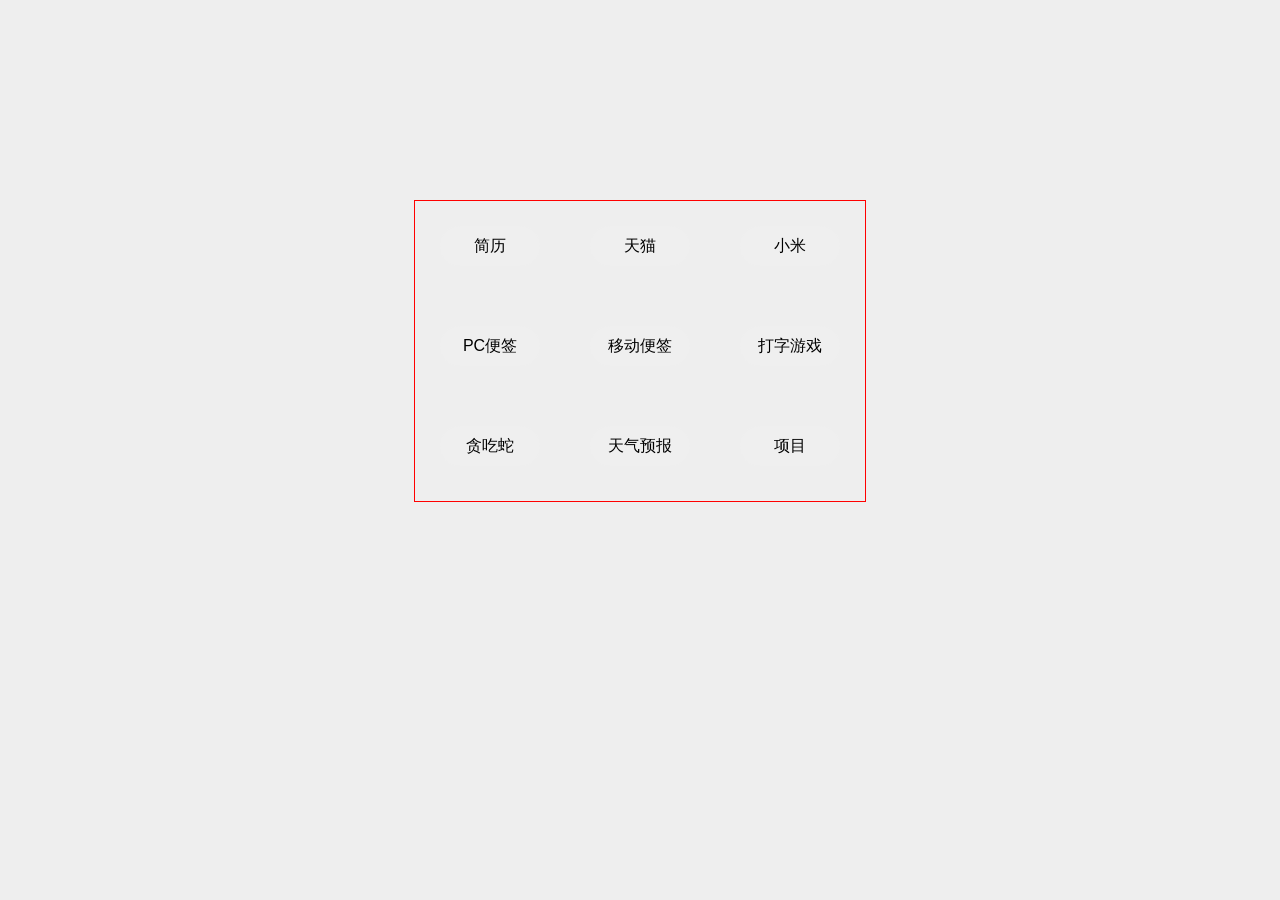
<file: index.html>
<!doctype html>
<html lang="en">
<head>
    <meta charset="UTF-8">
    <meta name="viewport"
          content="width=device-width, user-scalable=no, initial-scale=1.0, maximum-scale=1.0, minimum-scale=1.0">
    <meta http-equiv="X-UA-Compatible" content="ie=edge">
    <title>Document</title>
    <base target="_blank" />
    <style>
        body{
            background: #eeeeee;
        }
        .box{
            width:450px;
            height:300px;
            border:1px solid red;
            margin:200px auto;
        }
        .innerbox{
            width:100%;
            height:100px;
            display:flex;
            justify-content: space-around;
        }
        input{
            width:100px;
            height:40px;
            font-size: 16px;
            margin-top: 25px;
            border:0;
            cursor: pointer;
            border-radius: 50px;
        }
        input:hover{
            background: #3780ff;
        }
        input:focus{
            outline: none;
        }
    </style>
</head>
<body>
<div class="box">
    <div class="innerbox">
        <a href="https://luxiaoyuancc.github.io/resume"><input type="button" value="简历"></a>
        <a href="https://luxiaoyuancc.github.io/Tmall/"><input type="button" value="天猫"></a>
        <a href="https://luxiaoyuancc.github.io/mi/"><input type="button" value="小米"></a>
    </div>
    <div class="innerbox">
        <a href="https://luxiaoyuancc.github.io/listForPC/"><input type="button" value="PC便签"></a>
        <a href="https://luxiaoyuancc.github.io/listForPhone/"><input type="button" value="移动便签"></a>
        <a href="https://luxiaoyuancc.github.io/WordGame/"><input type="button" value="打字游戏"></a>
    </div>
    <div class="innerbox">
        <a href="https://luxiaoyuancc.github.io/tanchishe/"><input type="button" value="贪吃蛇"></a>
        <a href="https://luxiaoyuancc.github.io/tianqiyubao/"><input type="button" value="天气预报"></a>
        <a href="https://luxiaoyuancc.github.io/xiangmu/"><input type="button" value="项目"></a>
    </div>
</div>
</body>
</html>
</file>
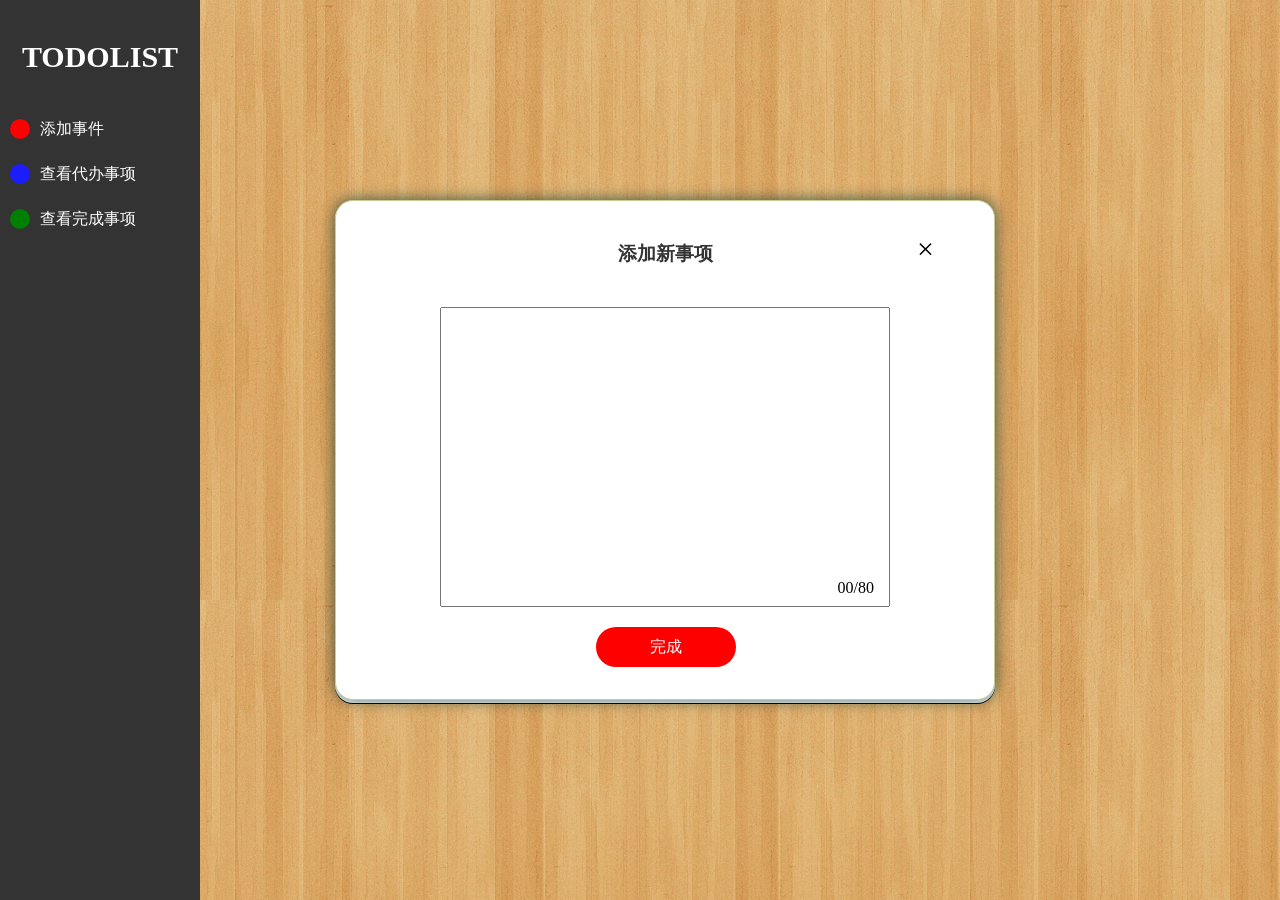
<file: listForPC/index.html>
<!doctype html>
<html lang="en">
<head>
    <meta charset="UTF-8">
    <title>TodoList</title>
    <script src="js/jquery1.1.min.js"></script>
    <link rel="stylesheet" href="css/bianqian.css">
    <link rel="stylesheet" href="css/iconfont.css">
</head>
<body>
    <section class="leftbar">
        <h3>TODOLIST</h3>
        <ul id="shijian">
            <li>添加事件</li>
            <li>查看代办事项</li>
            <li>查看完成事项</li>
        </ul>
    </section>
<div class="main">
    <div class="container">

        <div class="add xuan">
            <h3>添加新事项</h3>
            <div class="add-text">
                <textarea rows="8" cols="40" id="text"></textarea>
                <div class="notice"><span>00</span>/80</div>
                <input type="button" value="完成" id="submit">
                <div class="guanbi">×</div>
            </div>
        </div>

        <div class="wait xuan">
            <div class="addbtn">+</div>
            <h3>未完成事项</h3>
            <ul>

            </ul>
            <input type="button" value="移动到已完成" class="del">
        </div>

        <div class="done xuan">
            <div class="addbtn">+</div>
            <h3>已完成事项</h3>
            <ul>

            </ul>
            <input type="button" value="删除" class="del del1">
        </div>
        <div class="xianshi">
            <span>×</span>
            <p></p>
            <ul>
                <li>创建时间：<time></time></li>
                <li><input type="button" value="查看完成"></li>
            </ul>
        </div>
    </div>
</div>
</body>
<script src="js/bianqian.js"></script>
</html>
</file>
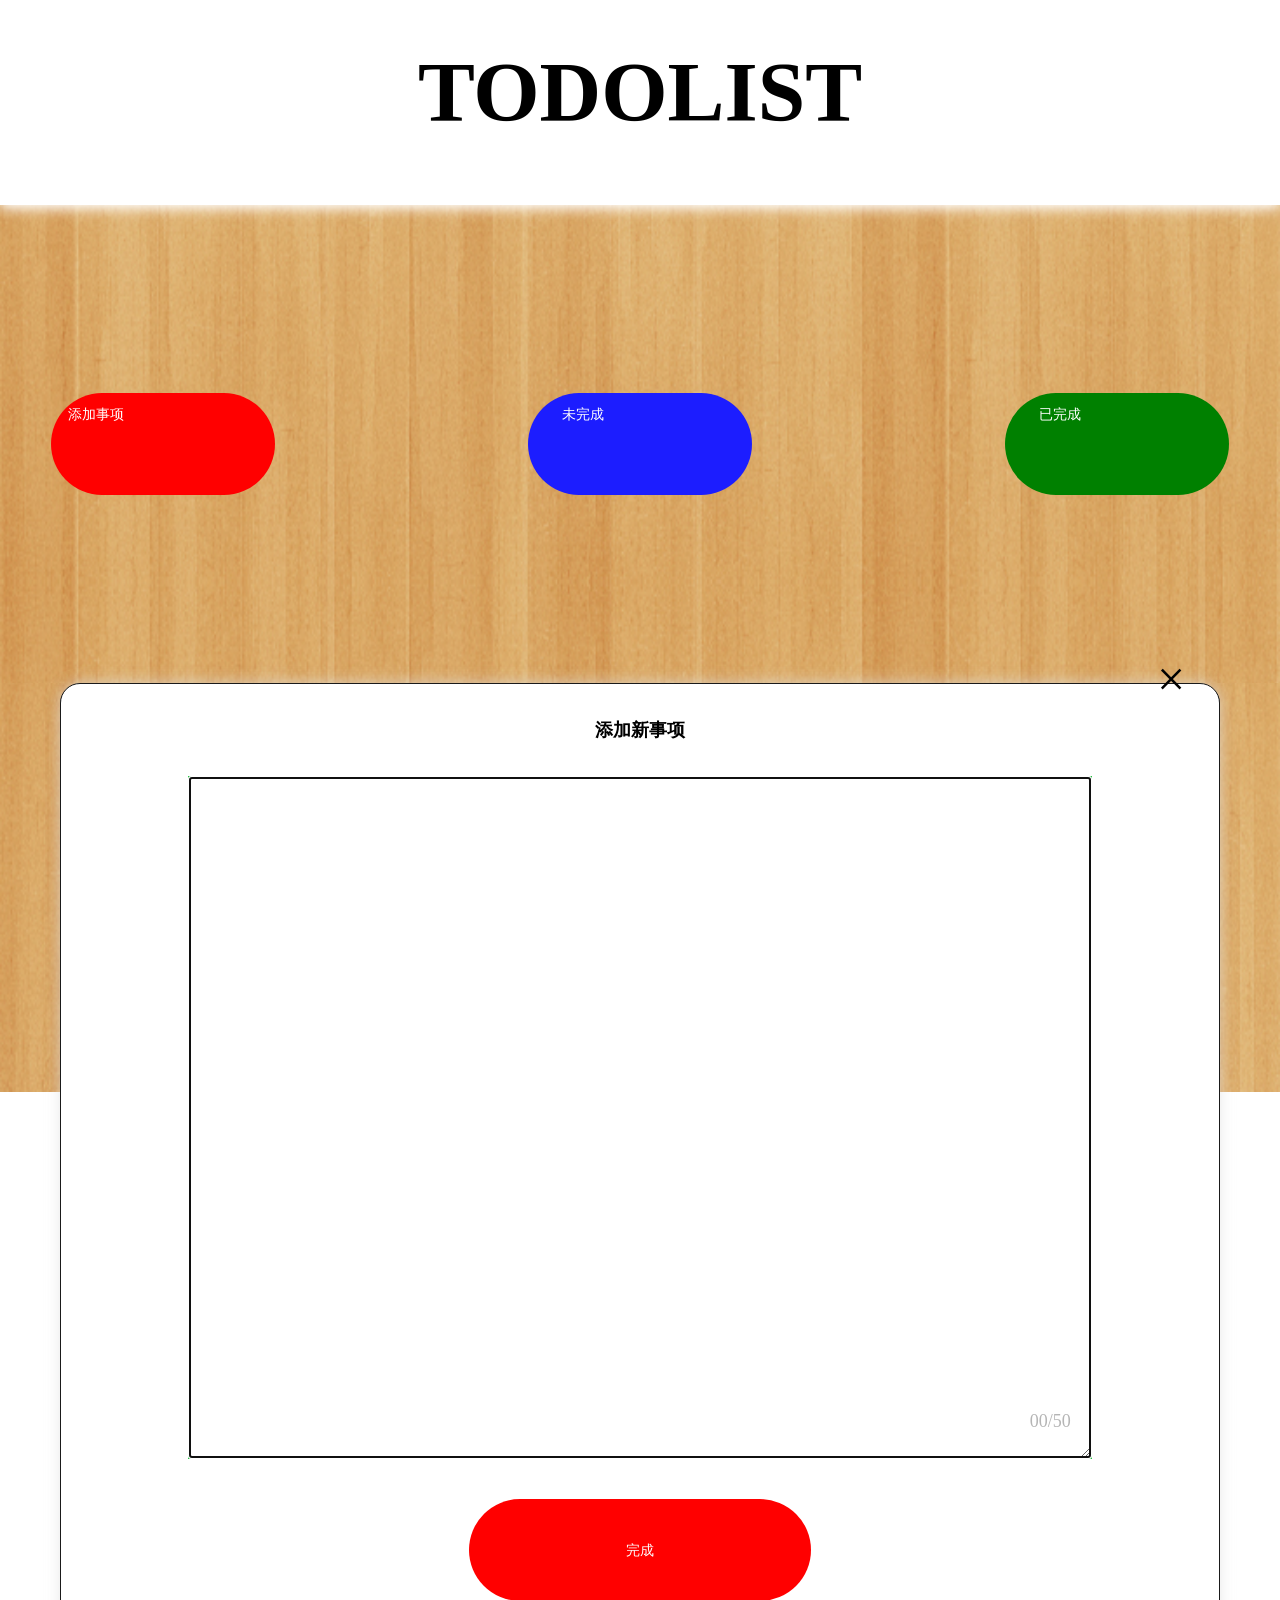
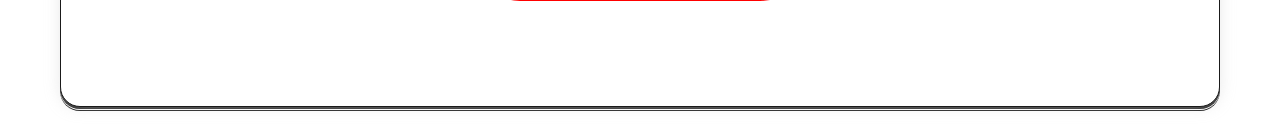
<file: listForPhone/index.html>
<!doctype html>
<html lang="en">
<head>
    <meta charset="UTF-8">
    <meta name="viewport"
          content="width=device-width, user-scalable=no, initial-scale=1.0, maximum-scale=1.0, minimum-scale=1.0">
    <title>移动端便签</title>
    <link rel="stylesheet" href="css/index.css">
    <link rel="stylesheet" href="css/iconfont.css">
    <script src="js/jquery1.1.min.js"></script>
    <script src="js/rem.js"></script>
</head>
<body>
    <header>
        <h1>TODOLIST</h1>
    </header>
    <main>
        <div class="xiangmu">
            <div class="img img1"><span>添加事项</span></div>
            <!--<p>添加事项</p>-->
        </div>
        <div class="xiangmu">
            <div class="img img2"><span>未完成</span></div>
            <!--<p>待完事项</p>-->
        </div>
        <div class="xiangmu">
            <div class="img img3"><span>已完成</span></div>
            <!--<p>完成项</p>-->
        </div>
    </main>
    <footer>
        <div class="container">
            <div class="add xuan">
                <h3>添加新事项</h3>
                <div class="add-text">
                    <textarea autofocus id="text"></textarea>
                    <div class="notice"><span>00</span>/50</div>
                    <div class="anniu" >完成</div>
                </div>
                <div class="close">×</div>
            </div>
            <div class="wait xuan">
                <h3>未完成事项</h3>
                <ul class="item">

                </ul>
                <div class="anniu1">移动到已完成</div>
            </div>
            <div class="done xuan">
                <h3>已完成事项</h3>
                <ul class="item">
                    <li>
                        <div class="top">
                            <input type="checkbox">
                            <p>111</p>
                        </div>
                        <div class="bottom">
                            <time>2017/09/26/13:50</time>
                            <i class='iconfont'>&#xe6b8;</i>
                        </div>
                    </li>
                </ul>
                <div class="anniu2" >删除</div>
            </div>
        </div>
    </footer>
</body>
<script src="js/index.js"></script>
</html>
</file>
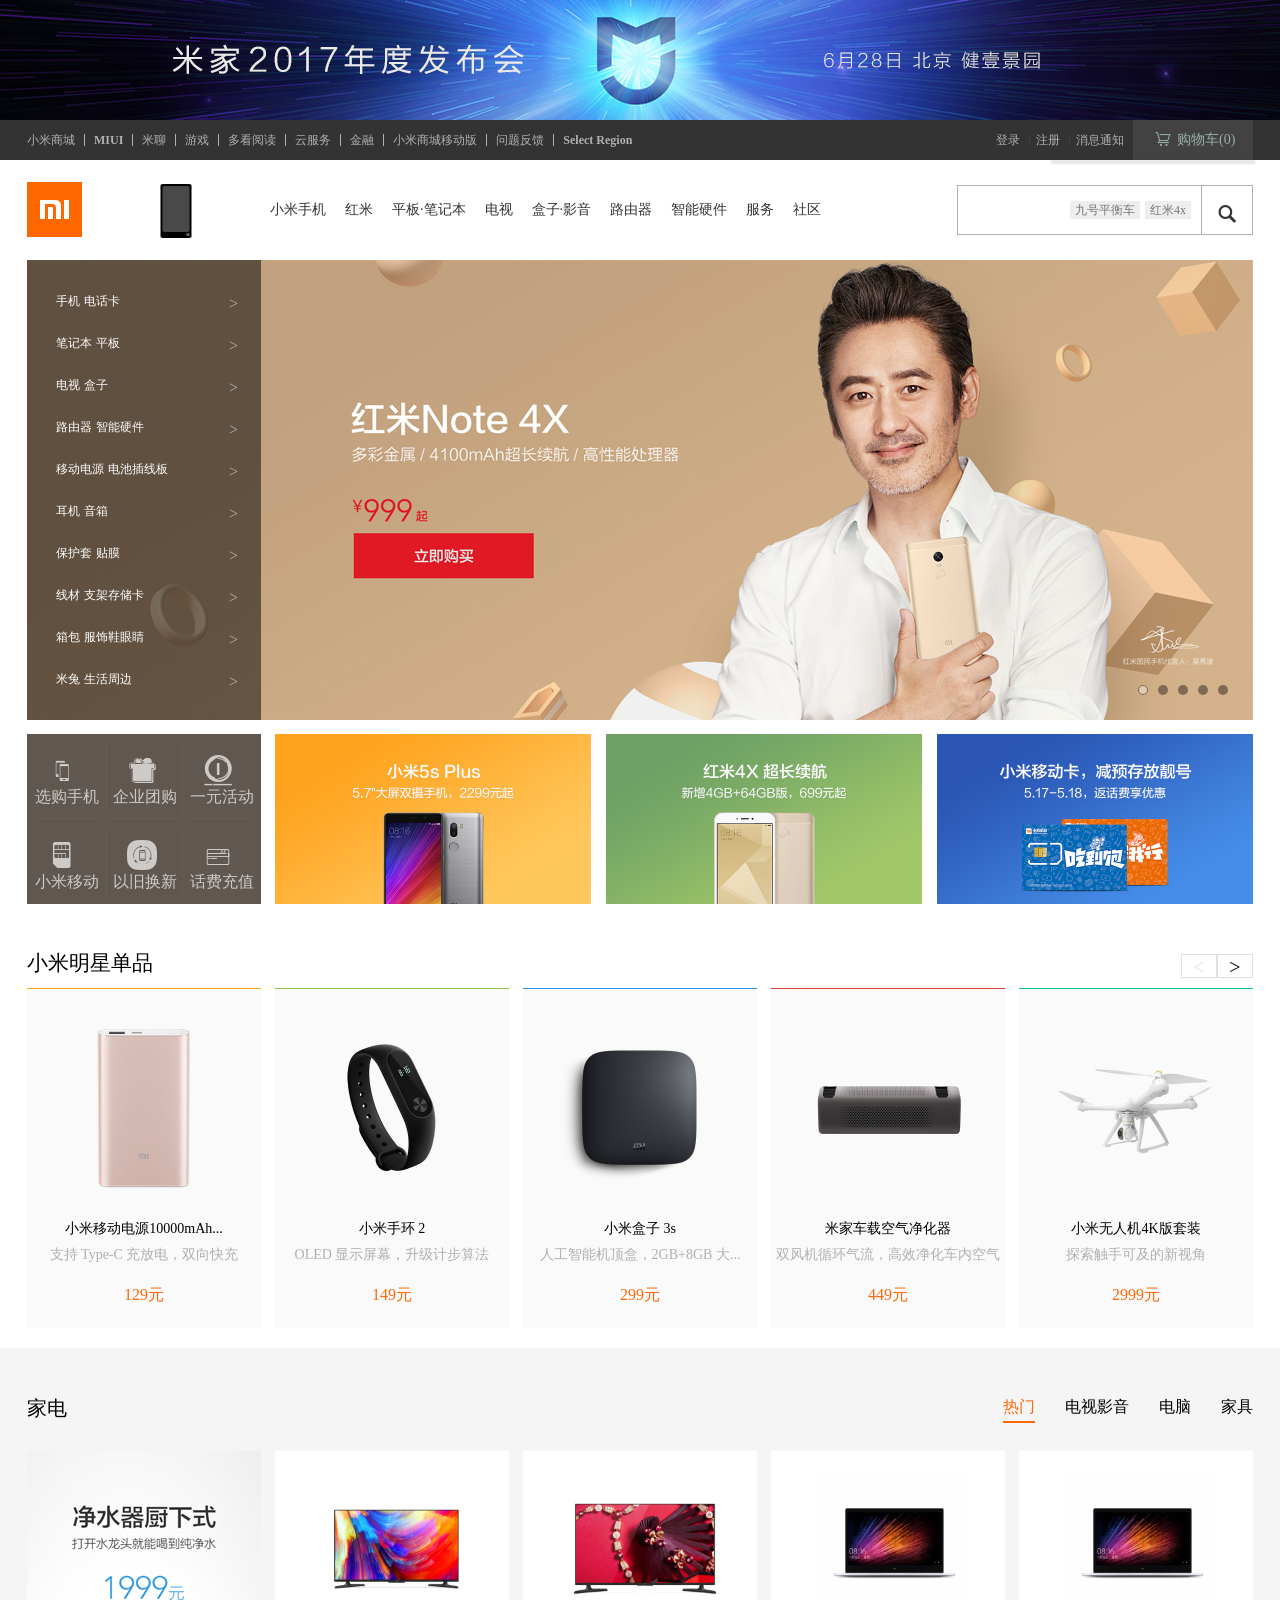
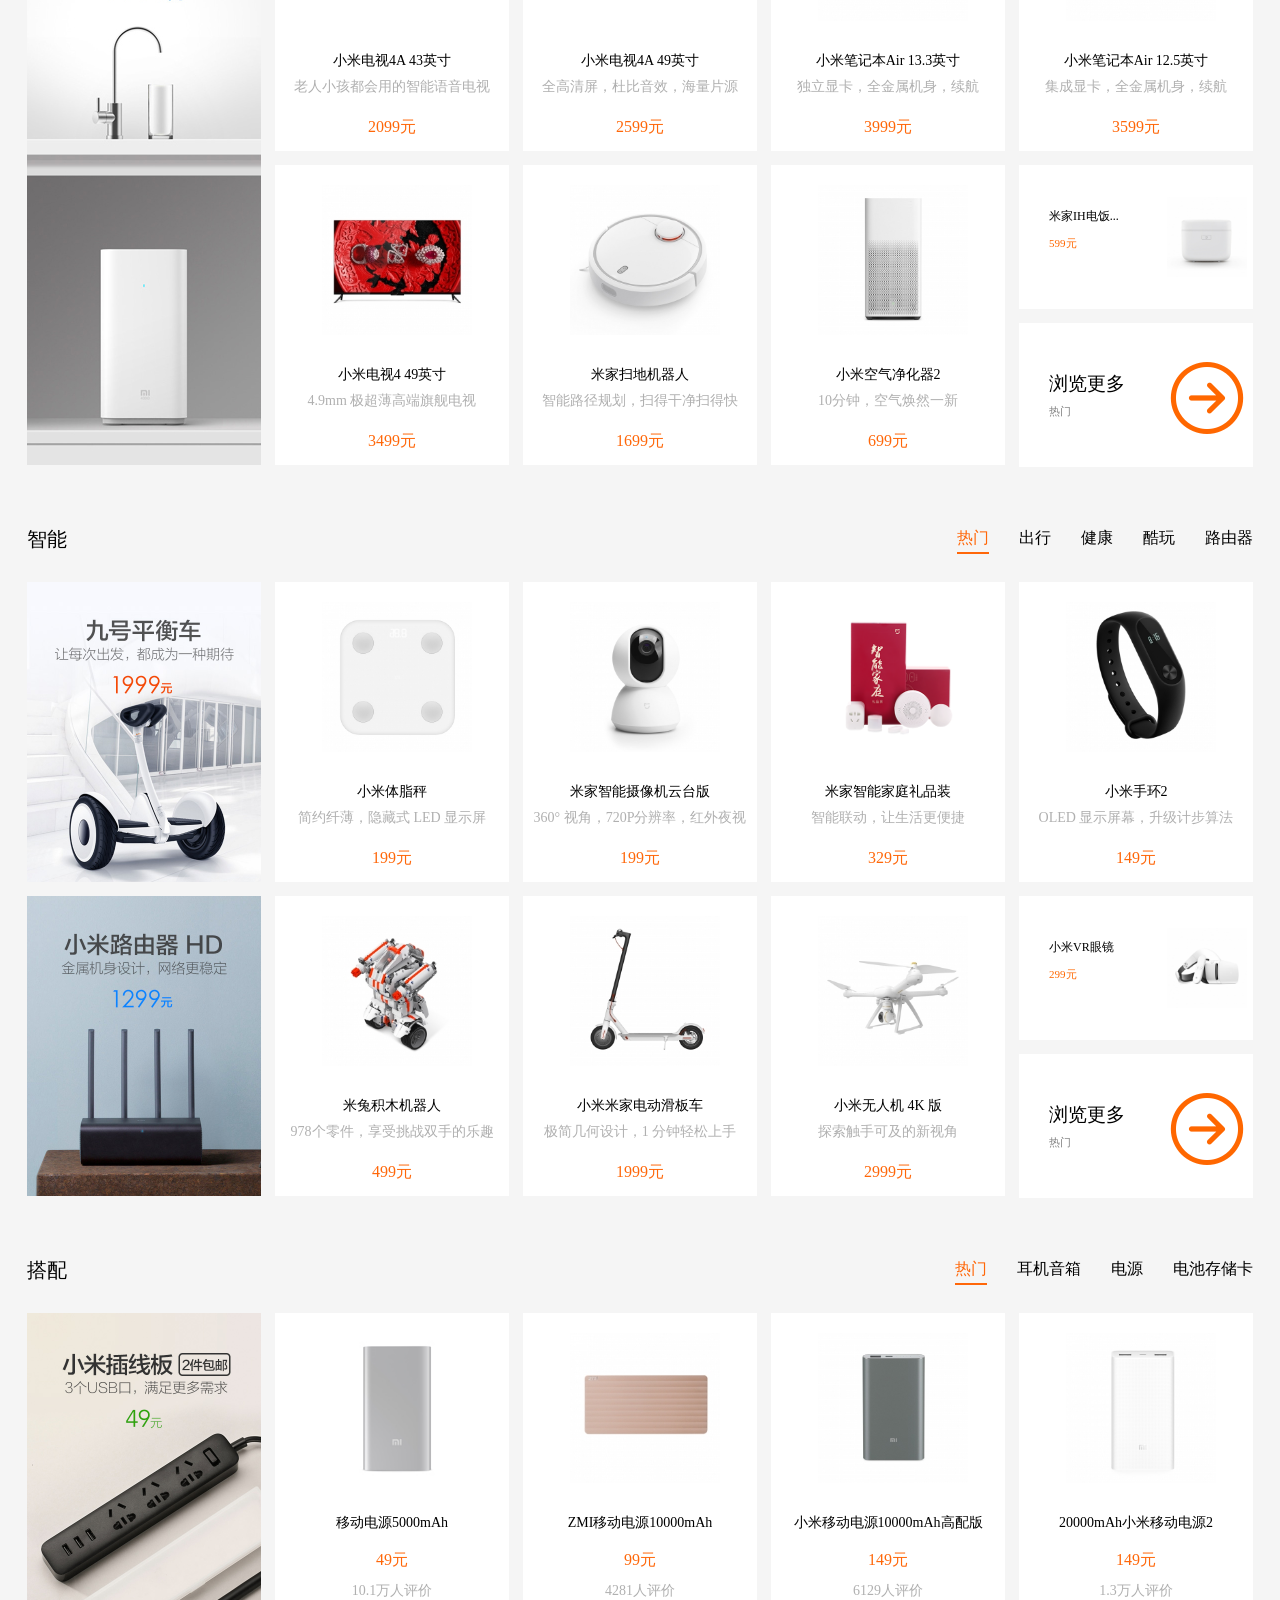
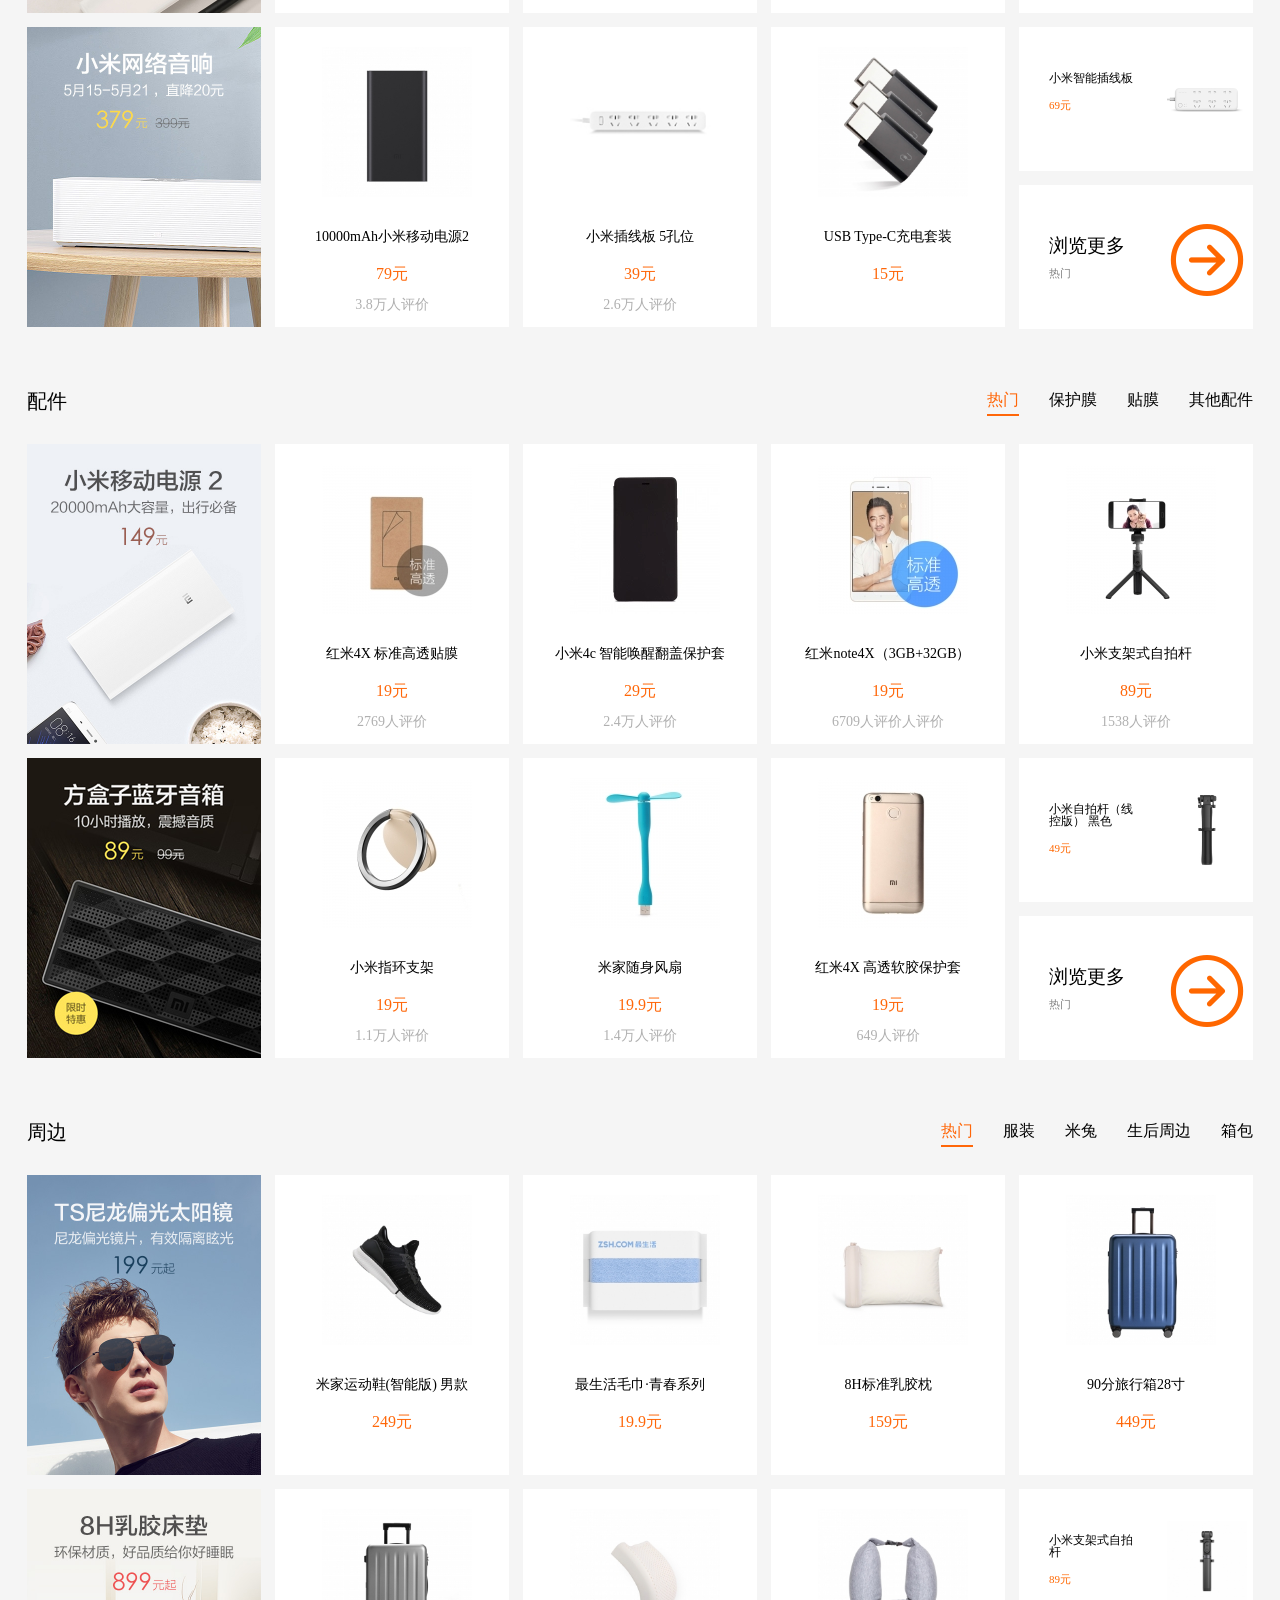
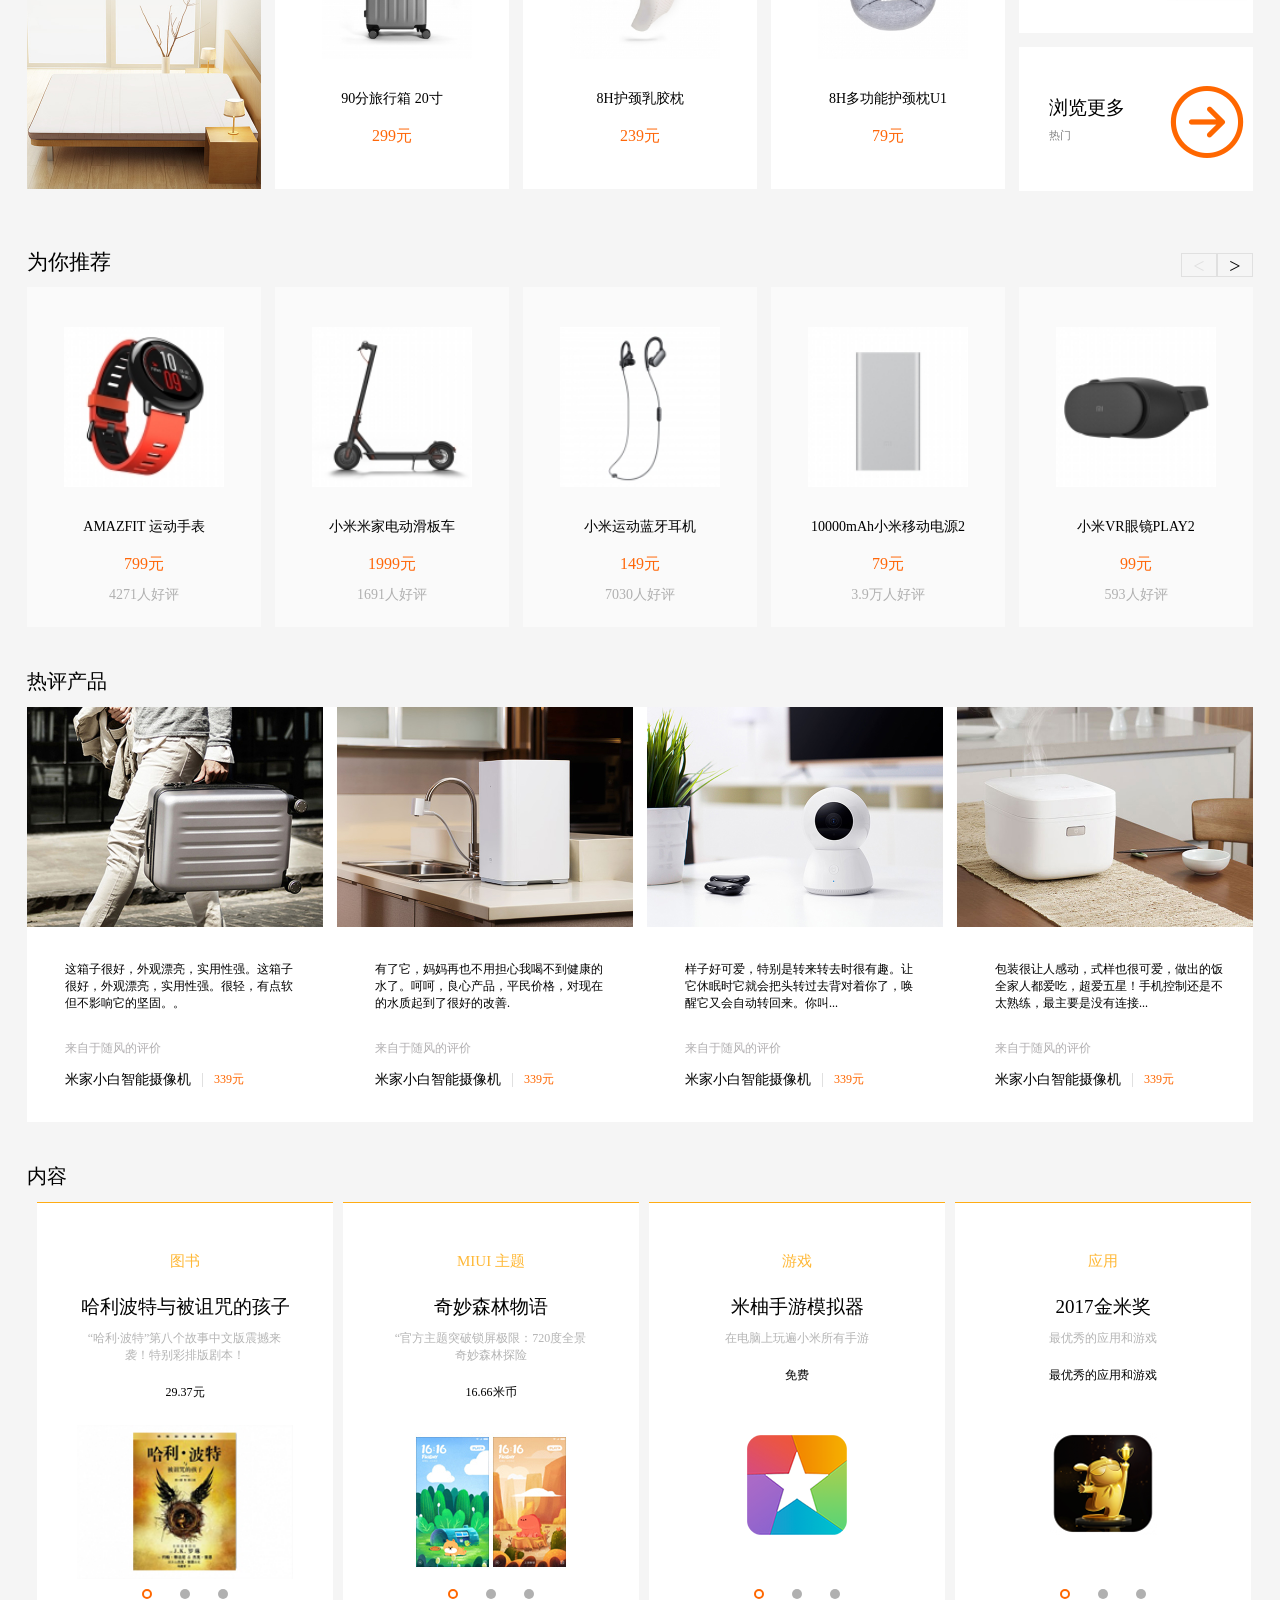
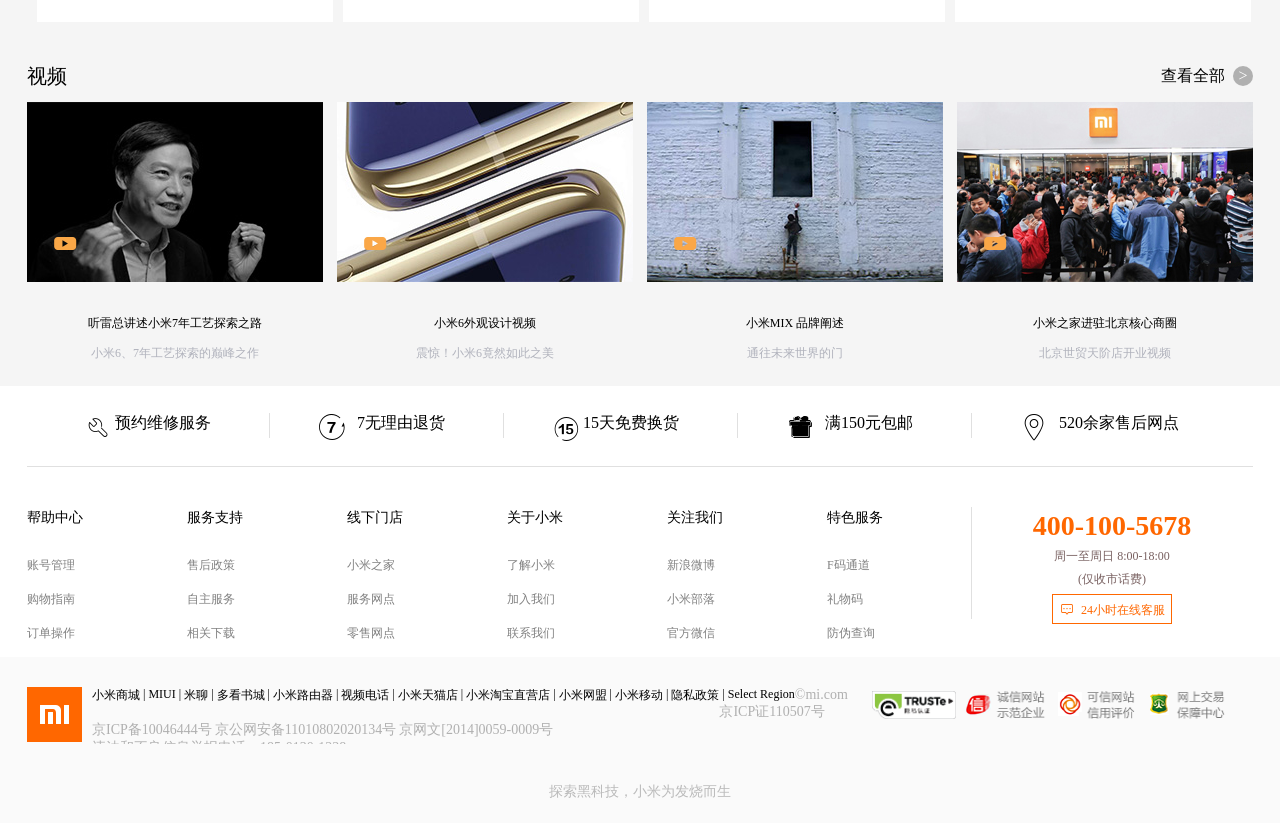
<file: mi/index.html>
<!DOCTYPE html>
<html lang="en">
<head>
	<meta charset="UTF-8">
	<title>Document</title>
	<link rel="stylesheet" type="text/css" href="css/index.css">
	<link rel="stylesheet" type="text/css" href="css/base.css">
	<link rel="stylesheet" type="text/css" href="css/iconfont.css">
</head>
<body>
	<!--头部广告位-->
	<div class="topadbox">
		<a href="#" class="topad"></a>
	</div>
	<!-- 头部开始 -->
	<header class="tou">
		<div class="touzhong">
			<div class="touzuo">
				<div class="touzi"><a href="">小米商城</a></div>
				<div class="shu"></div>
				<div class="touzi cu"><a href="">MIUI</a></div>
				<div class="shu"></div>
				<div class="touzi"><a href="">米聊</a></div>
				<div class="shu"></div>
				<div class="touzi"><a href="">游戏</a></div>
				<div class="shu"></div>
				<div class="touzi"><a href="">多看阅读</a></div>
				<div class="shu"></div>
				<div class="touzi"><a href="">云服务</a></div>
				<div class="shu"></div>
				<div class="touzi"><a href="">金融</a></div>
				<div class="shu"></div>
				<div class="touzi"><a href="">小米商城移动版</a></div>
				<div class="shu"></div>
				<div class="touzi"><a href="">问题反馈</a></div>
				<div class="shu"></div>
				<div class="touzi cu"><a href="">Select Region</a></div>
			</div>
			<div class="geren">
				<div class="denglu">
					<div class="tongzhi touzi"><a href="">登录</a></div>
					<div class="shu1 shu2"></div>
					<div class="tongzhi touzi"><a href="">注册</a></div>
					<div class="shu1 shu2"></div>
					<div class="tongzhi touzi"><a href="">消息通知</a></div>
				</div>
				<div class="gouwu">
					<a href="" class="gouwuche">
						<div class="gouwuic iconfont">&#xe626;</div>
						<div class="gouwuzi">购物车(0)</div>
					</a>
					<div class="gouwushu">购物车中没有商品，赶紧选购吧</div>
				</div>
			</div>
		</div>
	</header>
	<!-- 头部结束 -->
	<!-- 导航开始 -->
	<nav>
		<div class="daohang">
			<div class="daohang daozuo">
				<div class="mitu">
					<img src="img/5_03.png">
				</div>
				<div class="dongtu"></div>
			</div>
			<div class="daohang daozhong">
				<div class="shouji">
					<a href="">小米手机</a>
					<div class="yincang">
						<ul class="yincang-dingwei">
							<li>
								<a href="">新品</a>
								<a href=""><img src="img/xm6_320.png"></a>
								<a href="">小米6</a>
								<p href="">2499元起</p>
							</li>
							<li>
								<a href="">新品</a>
								<a href=""><img src="img/pms_1476688193.46995320.jpg"></a>
								<a href="">小米6</a>
								<p href="">2499元起</p>
							</li>
							<li>
								<a href="">新品</a>
								<a href=""><img src="img/6ef55907-bbed-49be-a2bb-be0821b5f7b8.png"></a>
								<a href="">小米6</a>
								<p href="">2499元起</p>
							</li>
							<li>
								<a href="">新品</a>
								<a href=""><img src="img/pms_1468287589.40786199.jpg"></a>
								<a href="">小米6</a>
								<p href="">2499元起</p>
							</li>
							<li>
								<a href="">新品</a>
								<a href=""><img src="img/pms_1476688190.21955893!220x220.jpg"></a>
								<a href="">小米6</a>
								<p href="">2499元起</p>
							</li>
							<li>
								<a href="">新品</a>
								<a href=""  class="qingchu"><img src="img/xm6_320.png"></a>
								<a href="">小米6</a>
								<p href="">2499元起</p>
							</li>
						</ul>
					</div>
				</div>
				<div class="shouji shouji1">
					<a href="">红米</a>
					<div class="yincang">
						<ul class="yincang-dingwei">
							<li>
								<a href="">新品</a>
								<a href=""><img src="img/xm6_320.png"></a>
								<a href="">小米6</a>
								<p href="">2499元起</p>
							</li>
							<li>
								<a href="">新品</a>
								<a href=""><img src="img/pms_1476688193.46995320.jpg"></a>
								<a href="">小米6</a>
								<p href="">2499元起</p>
							</li>
							<li>
								<a href="">新品</a>
								<a href=""><img src="img/6ef55907-bbed-49be-a2bb-be0821b5f7b8.png"></a>
								<a href="">小米6</a>
								<p href="">2499元起</p>
							</li>
							<li>
								<a href="">新品</a>
								<a href=""><img src="img/pms_1468287589.40786199.jpg"></a>
								<a href="">小米6</a>
								<p href="">2499元起</p>
							</li>
							<li>
								<a href="">新品</a>
								<a href=""><img src="img/pms_1476688190.21955893!220x220.jpg"></a>
								<a href="">小米6</a>
								<p href="">2499元起</p>
							</li>
							<li>
								<a href="">新品</a>
								<a href=""  class="qingchu"><img src="img/xm6_320.png"></a>
								<a href="">小米6</a>
								<p href="">2499元起</p>
							</li>
						</ul>
					</div>
				</div>
				<div class="shouji shouji1">
					<a href="">平板·笔记本</a>
					<div class="yincang">
						<ul class="yincang-dingwei">
							<li>
								<a href="">新品</a>
								<a href=""><img src="img/xm6_320.png"></a>
								<a href="">小米6</a>
								<p href="">2499元起</p>
							</li>
							<li>
								<a href="">新品</a>
								<a href=""><img src="img/pms_1476688193.46995320.jpg"></a>
								<a href="">小米6</a>
								<p href="">2499元起</p>
							</li>
							<li>
								<a href="">新品</a>
								<a href=""><img src="img/6ef55907-bbed-49be-a2bb-be0821b5f7b8.png"></a>
								<a href="">小米6</a>
								<p href="">2499元起</p>
							</li>
							<li>
								<a href="">新品</a>
								<a href=""><img src="img/pms_1468287589.40786199.jpg"></a>
								<a href="">小米6</a>
								<p href="">2499元起</p>
							</li>
							<li>
								<a href="">新品</a>
								<a href=""><img src="img/pms_1476688190.21955893!220x220.jpg"></a>
								<a href="">小米6</a>
								<p href="">2499元起</p>
							</li>
							<li>
								<a href="">新品</a>
								<a href=""  class="qingchu"><img src="img/xm6_320.png"></a>
								<a href="">小米6</a>
								<p href="">2499元起</p>
							</li>
						</ul>
					</div>
				</div>
				<div class="shouji shouji1">
					<a href="">电视</a>
					<div class="yincang">
						<ul class="yincang-dingwei">
							<li>
								<a href="">新品</a>
								<a href=""><img src="img/xm6_320.png"></a>
								<a href="">小米6</a>
								<p href="">2499元起</p>
							</li>
							<li>
								<a href="">新品</a>
								<a href=""><img src="img/pms_1476688193.46995320.jpg"></a>
								<a href="">小米6</a>
								<p href="">2499元起</p>
							</li>
							<li>
								<a href="">新品</a>
								<a href=""><img src="img/6ef55907-bbed-49be-a2bb-be0821b5f7b8.png"></a>
								<a href="">小米6</a>
								<p href="">2499元起</p>
							</li>
							<li>
								<a href="">新品</a>
								<a href=""><img src="img/pms_1468287589.40786199.jpg"></a>
								<a href="">小米6</a>
								<p href="">2499元起</p>
							</li>
							<li>
								<a href="">新品</a>
								<a href=""><img src="img/pms_1476688190.21955893!220x220.jpg"></a>
								<a href="">小米6</a>
								<p href="">2499元起</p>
							</li>
							<li>
								<a href="">新品</a>
								<a href=""  class="qingchu"><img src="img/xm6_320.png"></a>
								<a href="">小米6</a>
								<p href="">2499元起</p>
							</li>
						</ul>
					</div>
				</div>
				<div class="shouji shouji1">
					<a href="">盒子·影音</a>
					<div class="yincang">
						<ul class="yincang-dingwei">
							<li>
								<a href="">新品</a>
								<a href=""><img src="img/xm6_320.png"></a>
								<a href="">小米6</a>
								<p href="">2499元起</p>
							</li>
							<li>
								<a href="">新品</a>
								<a href=""><img src="img/pms_1476688193.46995320.jpg"></a>
								<a href="">小米6</a>
								<p href="">2499元起</p>
							</li>
							<li>
								<a href="">新品</a>
								<a href=""><img src="img/6ef55907-bbed-49be-a2bb-be0821b5f7b8.png"></a>
								<a href="">小米6</a>
								<p href="">2499元起</p>
							</li>
							<li>
								<a href="">新品</a>
								<a href=""><img src="img/pms_1468287589.40786199.jpg"></a>
								<a href="">小米6</a>
								<p href="">2499元起</p>
							</li>
							<li>
								<a href="">新品</a>
								<a href=""><img src="img/pms_1476688190.21955893!220x220.jpg"></a>
								<a href="">小米6</a>
								<p href="">2499元起</p>
							</li>
							<li>
								<a href="">新品</a>
								<a href=""  class="qingchu"><img src="img/xm6_320.png"></a>
								<a href="">小米6</a>
								<p href="">2499元起</p>
							</li>
						</ul>
					</div>
				</div>
				<div class="shouji shouji1">
					<a href="">路由器</a>
					<div class="yincang">
						<ul class="yincang-dingwei">
							<li>
								<a href="">新品</a>
								<a href=""><img src="img/xm6_320.png"></a>
								<a href="">小米6</a>
								<p href="">2499元起</p>
							</li>
							<li>
								<a href="">新品</a>
								<a href=""><img src="img/pms_1476688193.46995320.jpg"></a>
								<a href="">小米6</a>
								<p href="">2499元起</p>
							</li>
							<li>
								<a href="">新品</a>
								<a href=""><img src="img/6ef55907-bbed-49be-a2bb-be0821b5f7b8.png"></a>
								<a href="">小米6</a>
								<p href="">2499元起</p>
							</li>
							<li>
								<a href="">新品</a>
								<a href=""><img src="img/pms_1468287589.40786199.jpg"></a>
								<a href="">小米6</a>
								<p href="">2499元起</p>
							</li>
							<li>
								<a href="">新品</a>
								<a href=""><img src="img/pms_1476688190.21955893!220x220.jpg"></a>
								<a href="">小米6</a>
								<p href="">2499元起</p>
							</li>
							<li>
								<a href="">新品</a>
								<a href=""  class="qingchu"><img src="img/xm6_320.png"></a>
								<a href="">小米6</a>
								<p href="">2499元起</p>
							</li>
						</ul>
					</div>
				</div>
				<div class="shouji shouji1">
					<a href="">智能硬件</a>
					<div class="yincang">
						<ul class="yincang-dingwei">
							<li>
								<a href="">新品</a>
								<a href=""><img src="img/xm6_320.png"></a>
								<a href="">小米6</a>
								<p href="">2499元起</p>
							</li>
							<li>
								<a href="">新品</a>
								<a href=""><img src="img/pms_1476688193.46995320.jpg"></a>
								<a href="">小米6</a>
								<p href="">2499元起</p>
							</li>
							<li>
								<a href="">新品</a>
								<a href=""><img src="img/6ef55907-bbed-49be-a2bb-be0821b5f7b8.png"></a>
								<a href="">小米6</a>
								<p href="">2499元起</p>
							</li>
							<li>
								<a href="">新品</a>
								<a href=""><img src="img/pms_1468287589.40786199.jpg"></a>
								<a href="">小米6</a>
								<p href="">2499元起</p>
							</li>
							<li>
								<a href="">新品</a>
								<a href=""><img src="img/pms_1476688190.21955893!220x220.jpg"></a>
								<a href="">小米6</a>
								<p href="">2499元起</p>
							</li>
							<li>
								<a href="">新品</a>
								<a href=""  class="qingchu"><img src="img/xm6_320.png"></a>
								<a href="">小米6</a>
								<p href="">2499元起</p>
							</li>
						</ul>
					</div>
				</div>
				<div class="shouji shouji1">
					<a href="">服务</a>
				</div>
				<div class="shouji shouji1">
					<a href="">社区</a>
				</div>
			</div>
			<div class="daohang daoyou">
				<div class="sousuo">
					<div class="sousuokuang">
						<input type="text">
					</div>
					<div class="diansuo">
						<a href="">九号平衡车</a>
						<a href="">红米4x</a>
					</div>
				</div>
				<div class="diansou1">
					<input type="submit" value="&#xe605;" class="iconfont">
				</div>
			</div>
		</div>

	</nav>
	<!-- 导航结束 -->
	<!-- benner开始 -->
	<div class="benner">
		<a class="bentu active" href="">
			<img src="img/11.jpg">
		</a>
		<a class="bentu" href="">
			<img src="img/xmad_15003421417422_flQSA.jpg">
		</a>
		<a class="bentu" href="">
			<img src="img/xmad_1500292085716_sAPHG.jpg">
		</a>
		<a class="bentu" href="">
			<img src="img/xmad_14890540335855_wTxbY.jpg">
		</a>
		<a class="bentu" href="">
			<img src="img/xmad_15002907800536_zlCoS.jpg">
		</a>
		<div class="btn btn1 btn3"><</div>
		<div class="btn btn2 btn3">></div>
		<ul class="lunbo">
			<li class="lunbo1 active2"></li>
			<li class="lunbo1"></li>
			<li class="lunbo1"></li>
			<li class="lunbo1"></li>
			<li class="lunbo1"></li>
		</ul>
		<div class="touming">
			<ul class="diyi">
				<a href="">
					<li class="ziti">手机</li>
					<li class="ziti1">电话卡</li>
					<li class="jiantou">></li>
				</a>
				<div class="dier">
					<ul>
						<li class="shangpin">
							<a href="">
								<img src="img/xmad_14926862610682_UhkfS.png">
								<span>小米6</span>
							</a>
							<a href="">选购</a>
						</li>
						<li class="shangpin">
							<a href="">
								<img src="img/xm6_80.jpg">
								<span>小米6</span>
							</a>
							<a href="">选购</a>
						</li>
						<li class="shangpin">
							<a href="">
								<img src="img/xmad_14926862610682_UhkfS.png">
								<span>小米6</span>
							</a>
							<a href="">选购</a>
						</li>
						<li class="shangpin">
							<a href="">
								<img src="img/xm6_80.jpg">
								<span>小米6</span>
							</a>
							<a href="">选购</a>
						</li>
						<li class="shangpin">
							<a href="">
								<img src="img/pms_1467962689.97551741!220x220.jpg">
								<span>小米6</span>
							</a>
							<a href="">选购</a>
						</li>
						<li class="shangpin">
							<a href="">
								<img src="img/xm6_80.jpg">
								<span>小米6</span>
							</a>
							<a href="">选购</a>
						</li>
					</ul>
					<ul>
						<li class="shangpin">
							<a href="">
								<img src="img/pms_1467962689.97551741!220x220.jpg">
								<span>小米6</span>
							</a>
							<a href="">选购</a>
						</li>
						<li class="shangpin">
							<a href="">
								<img src="img/xm6_80.jpg">
								<span>小米6</span>
							</a>
							<a href="">选购</a>
						</li>
						<li class="shangpin">
							<a href="">
								<img src="img/pms_1467962689.97551741!220x220.jpg">
								<span>小米6</span>
							</a>
							<a href="">选购</a>
						</li>
						<li class="shangpin">
							<a href="">
								<img src="img/xm6_80.jpg">
								<span>小米6</span>
							</a>
							<a href="">选购</a>
						</li>
						<li class="shangpin">
							<a href="">
								<img src="img/pms_1467962689.97551741!220x220.jpg">
								<span>小米6</span>
							</a>
							<a href="">选购</a>
						</li>
						<li class="shangpin">
							<a href="">
								<img src="img/xm6_80.jpg">
								<span>小米6</span>
							</a>
						</li>
					</ul>
					<ul>
						<li class="shangpin">
							<a href="">
								<img src="img/xm6_80.jpg">
								<span>小米6</span>
							</a>
						</li>
						<li class="shangpin">
							<a href="">
								<img src="img/pms_1479367293.94368573!220x220.jpg">
								<span>小米6</span>
							</a>
						</li>
					</ul>
				</div>
			</ul>
			<ul class="diyi diyi1">
				<a href="">
					<li class="ziti">笔记本</li>
					<li class="ziti1">平板</li>
					<li class="jiantou">></li>
				</a>
				<div class="dier dier1">
					<ul>
						<li class="shangpin">
							<a href="">
								<img src="img/pms_1488522435.98588934.jpg">
								<span>小米6</span>
							</a>
							<a href="">选购</a>
						</li>
						<li class="shangpin">
							<a href="">
								<img src="img/xm6_80.jpg">
								<span>小米6</span>
							</a>
							<a href="">选购</a>
						</li>
						<li class="shangpin">
							<a href="">
								<img src="img/T1AcE_Bghv1RXrhCrK.jpg">
								<span>小米6</span>
							</a>
							<a href="">选购</a>
						</li>
						<li class="shangpin">
							<a href="">
								<img src="img/xm6_80.jpg">
								<span>小米6</span>
							</a>
							<a href="">选购</a>
						</li>
						<li class="shangpin">
							<a href="">
								<img src="img/T1AcE_Bghv1RXrhCrK.jpg">
								<span>小米6</span>
							</a>
							<a href="">选购</a>
						</li>
						<li class="shangpin">
							<a href="">
								<img src="img/xm6_80.jpg">
								<span>小米6</span>
							</a>
							<a href="">选购</a>
						</li>
					</ul>
					<ul>
						<li class="shangpin">
							<a href="">
								<img src="img/T1AcE_Bghv1RXrhCrK.jpg">
								<span>小米6</span>
							</a>
							<a href="">选购</a>
						</li>
						<li class="shangpin">
							<a href="">
								<img src="img/xm6_80.jpg">
								<span>小米6</span>
							</a>
							<a href="">选购</a>
						</li>
						<li class="shangpin">
							<a href="">
								<img src="img/xm6_80.jpg">
								<span>小米6</span>
							</a>
							<a href="">选购</a>
						</li>
						<li class="shangpin">
							<a href="">
								<img src="img/T1Ay_gBKKv1RXrhCrK!220x220 (1).jpg">
								<span>小米6</span>
							</a>
							<a href="">选购</a>
						</li>
						<li class="shangpin">
							<a href="">
								<img src="img/xm6_80.jpg">
								<span>小米6</span>
							</a>
							<a href="">选购</a>
						</li>
						<li class="shangpin">
							<a href="">
								<img src="img/T1Ay_gBKKv1RXrhCrK!220x220 (1).jpg">
								<span>小米6</span>
							</a>
						</li>
					</ul>
				</div>
			</ul>
			<ul class="diyi diyi1">
				<a href="">
					<li class="ziti">电视</li>
					<li class="ziti1">盒子</li>
					<li class="jiantou">></li>
				</a>
				<div class="dier dier2">
					<ul>
						<li class="shangpin">
							<a href="">
								<img src="img/xm6_80.jpg">
								<span>小米6</span>
							</a>
						</li>
						<li class="shangpin">
							<a href="">
								<img src="img/pms_1492398532.4835734.jpg">
								<span>小米6</span>
							</a>
						</li>
						<li class="shangpin">
							<a href="">
								<img src="img/xm6_80.jpg">
								<span>小米6</span>
							</a>
						</li>
						<li class="shangpin">
							<a href="">
								<img src="img/xmad_14926862610682_UhkfS.png">
								<span>小米6</span>
							</a>
						</li>
						<li class="shangpin">
							<a href="">
								<img src="img/xm6_80.jpg">
								<span>小米6</span>
							</a>
						</li>
						<li class="shangpin">
							<a href="">
								<img src="img/xmad_14926862610682_UhkfS.png">
								<span>小米6</span>
							</a>
						</li>
					</ul>
					<ul>
						<li class="shangpin">
							<a href="">
								<img src="img/xm6_80.jpg">
								<span>小米6</span>
							</a>
						</li>
						<li class="shangpin">
							<a href="">
								<img src="img/xmad_14926862610682_UhkfS.png">
								<span>小米6</span>
							</a>
						</li>
						<li class="shangpin">
							<a href="">
								<img src="img/xm6_80.jpg">
								<span>小米6</span>
							</a>
						</li>
						<li class="shangpin">
							<a href="">
								<img src="img/xmad_14926862610682_UhkfS.png">
								<span>小米6</span>
							</a>
						</li>
						<li class="shangpin">
							<a href="">
								<img src="img/xm6_80.jpg">
								<span>小米6</span>
							</a>
						</li>
						<li class="shangpin">
							<a href="">
								<img src="img/pms_1490949492.24196486!220x220.jpg">
								<span>小米6</span>
							</a>
						</li>
					</ul>
					<ul>
						<li class="shangpin">
							<a href="">
								<img src="img/xm6_80.jpg">
								<span>小米6</span>
							</a>
						</li>
						<li class="shangpin">
							<a href="">
								<img src="img/pms_1490949492.24196486!220x220.jpg">
								<span>小米6</span>
							</a>
						</li>
						<li class="shangpin">
							<a href="">
								<img src="img/xm6_80.jpg">
								<span>小米6</span>
							</a>
						</li>
						<li class="shangpin">
							<a href="">
								<img src="img/pms_1490949492.24196486!220x220.jpg">
								<span>小米6</span>
							</a>
						</li>
						<li class="shangpin">
							<a href="">
								<img src="img/xm6_80.jpg">
								<span>小米6</span>
							</a>
						</li>
						<li class="shangpin">
							<a href="">
								<img src="img/pms_1492398532.4835734.jpg">
								<span>小米6</span>
							</a>
						</li>
					</ul>
					<ul>
						<li class="shangpin">
							<a href="">
								<img src="img/pms_1492398532.4835734.jpg">
								<span>小米6</span>
							</a>
						</li>
						<li class="shangpin">
							<a href="">
								<img src="img/xm6_80.jpg">
								<span>小米6</span>
							</a>
						</li>
						<li class="shangpin">
							<a href="">
								<img src="img/pms_1492398532.4835734.jpg">
								<span>小米6</span>
							</a>
						</li>
						<li class="shangpin">
							<a href="">
								<img src="img/xm6_80.jpg">
								<span>小米6</span>
							</a>
						</li>
						<li class="shangpin">
							<a href="">
								<img src="img/pms_1492398532.4835734.jpg">
								<span>小米6</span>
							</a>
						</li>
						<li class="shangpin">
							<a href="">
								<img src="img/xm6_80.jpg">
								<span>小米6</span>
							</a>
						</li>
					</ul>
				</div>
			</ul>
			<ul class="diyi diyi1">
				<a href="">
					<li class="ziti">路由器</li>
					<li class="ziti1">智能硬件</li>
					<li class="jiantou">></li>
				</a>
				<div class="dier dier2">
					<ul>
						<li class="shangpin">
							<a href="">
								<img src="img/pms_1492398532.4835734.jpg">
								<span>小米6</span>
							</a>
						</li>
						<li class="shangpin">
							<a href="">
								<img src="img/pms_1492398532.4835734.jpg">
								<span>小米6</span>
							</a>
						</li>
						<li class="shangpin">
							<a href="">
								<img src="img/pms_1492398532.4835734.jpg">
								<span>小米6</span>
							</a>
						</li>
						<li class="shangpin">
							<a href="">
								<img src="img/pms_1492398532.4835734.jpg">
								<span>小米6</span>
							</a>
						</li>
						<li class="shangpin">
							<a href="">
								<img src="img/pms_1492398532.4835734.jpg">
								<span>小米6</span>
							</a>
						</li>
						<li class="shangpin">
							<a href="">
								<img src="img/pms_1492398532.4835734.jpg">
								<span>小米6</span>
							</a>
						</li>
					</ul>
					<ul>
						<li class="shangpin">
							<a href="">
								<img src="img/pms_1492398532.4835734.jpg">
								<span>小米6</span>
							</a>
						</li>
						<li class="shangpin">
							<a href="">
								<img src="img/pms_1492398532.4835734.jpg">
								<span>小米6</span>
							</a>
						</li>
						<li class="shangpin">
							<a href="">
								<img src="img/pms_1492398532.4835734.jpg">
								<span>小米6</span>
							</a>
						</li>
						<li class="shangpin">
							<a href="">
								<img src="img/pms_1492398532.4835734.jpg">
								<span>小米6</span>
							</a>
						</li>
						<li class="shangpin">
							<a href="">
								<img src="img/pms_1492398532.4835734.jpg">
								<span>小米6</span>
							</a>
						</li>
					</ul>
				</div>
			</ul>
			<ul class="diyi diyi1">
				<a href="">
					<li class="ziti">移动电源</li>
					<li class="ziti1">电池</li>
					<li class="ziti1">插线板</li>
					<li class="jiantou">></li>
				</a>
				<div class="dier dier1">
					<ul>
						<li class="shangpin">
							<a href="">
								<img src="img/pms_1490949492.24196486!220x220.jpg">
								<span>小米6</span>
							</a>
						</li>
						<li class="shangpin">
							<a href="">
								<img src="img/pms_1490949492.24196486!220x220.jpg">
								<span>小米6</span>
							</a>
						</li>
						<li class="shangpin">
							<a href="">
								<img src="img/pms_1490949492.24196486!220x220.jpg">
								<span>小米6</span>
							</a>
						</li>
						<li class="shangpin">
							<a href="">
								<img src="img/pms_1490949492.24196486!220x220.jpg">
								<span>小米6</span>
							</a>
						</li>
						<li class="shangpin">
							<a href="">
								<img src="img/pms_1490949492.24196486!220x220.jpg">
								<span>小米6</span>
							</a>
						</li>
						<li class="shangpin">
							<a href="">
								<img src="img/pms_1490949492.24196486!220x220.jpg">
								<span>小米6</span>
							</a>
						</li>
					</ul>
					<ul>
						<li class="shangpin">
							<a href="">
								<img src="img/pms_1490949492.24196486!220x220.jpg">
								<span>小米6</span>
							</a>
							<a href="">选购</a>
						</li>
						<li class="shangpin">
							<a href="">
								<img src="img/pms_1490949492.24196486!220x220.jpg">
								<span>小米6</span>
							</a>
							<a href="">选购</a>
						</li>
						<li class="shangpin">
							<a href="">
								<img src="img/pms_1490949492.24196486!220x220.jpg">
								<span>小米6</span>
							</a>
							<a href="">选购</a>
						</li>
						<li class="shangpin">
							<a href="">
								<img src="img/pms_1490949492.24196486!220x220.jpg">
								<span>小米6</span>
							</a>
							<a href="">选购</a>
						</li>
						<li class="shangpin">
							<a href="">
								<img src="img/pms_1490949492.24196486!220x220.jpg">
								<span>小米6</span>
							</a>
							<a href="">选购</a>
						</li>
						<li class="shangpin">
							<a href="">
								<img src="img/pms_1490949492.24196486!220x220.jpg">
								<span>小米6</span>
							</a>
						</li>
					</ul>
				</div>
			</ul>
			<ul class="diyi diyi1">
				<a href="">
					<li class="ziti">耳机</li>
					<li class="ziti1">音箱</li>
					<li class="jiantou">></li>
				</a>
				<div class="dier dier2">
					<ul>
						<li class="shangpin">
							<a href="">
								<img src="img/pms_1490949492.24196486!220x220.jpg">
								<span>小米6</span>
							</a>
						</li>
						<li class="shangpin">
							<a href="">
								<img src="img/pms_1490949492.24196486!220x220.jpg">
								<span>小米6</span>
							</a>
						</li>
						<li class="shangpin">
							<a href="">
								<img src="img/pms_1490949492.24196486!220x220.jpg">
								<span>小米6</span>
							</a>
						</li>
						<li class="shangpin">
							<a href="">
								<img src="img/pms_1490949492.24196486!220x220.jpg">
								<span>小米6</span>
							</a>
						</li>
						<li class="shangpin">
							<a href="">
								<img src="img/pms_1490949492.24196486!220x220.jpg">
								<span>小米6</span>
							</a>
						</li>
						<li class="shangpin">
							<a href="">
								<img src="img/pms_1490949492.24196486!220x220.jpg">
								<span>小米6</span>
							</a>
						</li>
					</ul>
					<ul>
						<li class="shangpin">
							<a href="">
								<img src="img/pms_1490949492.24196486!220x220.jpg">
								<span>小米6</span>
							</a>
						</li>
						<li class="shangpin">
							<a href="">
								<img src="img/pms_1490949492.24196486!220x220.jpg">
								<span>小米6</span>
							</a>
						</li>
						<li class="shangpin">
							<a href="">
								<img src="img/pms_1490949492.24196486!220x220.jpg">
								<span>小米6</span>
							</a>
						</li>
						<li class="shangpin">
							<a href="">
								<img src="img/pms_1490949492.24196486!220x220.jpg">
								<span>小米6</span>
							</a>
						</li>
						<li class="shangpin">
							<a href="">
								<img src="img/pms_1490949492.24196486!220x220.jpg">
								<span>小米6</span>
							</a>
						</li>
						<li class="shangpin">
							<a href="">
								<img src="img/pms_1490949492.24196486!220x220.jpg">
								<span>小米6</span>
							</a>
						</li>
					</ul>
				</div>
			</ul>
			<ul class="diyi diyi1">
				<a href="">
					<li class="ziti">保护套</li>
					<li class="ziti1">贴膜</li>
					<li class="jiantou">></li>
				</a>
				<div class="dier dier4">
					<ul>
						<li class="shangpin">
							<a href="">
								<img src="img/pms_1491314802.95852694.jpg">
								<span>小米6</span>
							</a>
						</li>
						<li class="shangpin">
							<a href="">
								<img src="img/pms_1491314802.95852694.jpg">
								<span>小米6</span>
							</a>
						</li>
						<li class="shangpin">
							<a href="">
								<img src="img/pms_1491314802.95852694.jpg">
								<span>小米6</span>
							</a>
						</li>
						<li class="shangpin">
							<a href="">
								<img src="img/pms_1491314802.95852694.jpg">
								<span>小米6</span>
							</a>
						</li>
						<li class="shangpin">
							<a href="">
								<img src="img/pms_1491314802.95852694.jpg">
								<span>小米6</span>
							</a>
						</li>
						<li class="shangpin">
							<a href="">
								<img src="img/pms_1491314802.95852694.jpg">
								<span>小米6</span>
							</a>
						</li>
					</ul>
				</div>
			</ul>
			<ul class="diyi diyi1">
				<a href="">
					<li class="ziti">线材</li>
					<li class="ziti1">支架</li>
					<li class="ziti1">存储卡</li>
					<li class="jiantou">></li>
				</a>
				<div class="dier dier8">
					<ul>
						<li class="shangpin">
							<a href="">
								<img src="img/pms_1488272686.62666302!220x220.jpg">
								<span>小米6</span>
							</a>
						</li>
						<li class="shangpin">
							<a href="">
								<img src="img/pms_1488272686.62666302!220x220.jpg">
								<span>小米6</span>
							</a>
						</li>
						<li class="shangpin">
							<a href="">
								<img src="img/pms_1488272686.62666302!220x220.jpg">
								<span>小米6</span>
							</a>
						</li>
						<li class="shangpin">
							<a href="">
								<img src="img/pms_1488272686.62666302!220x220.jpg">
								<span>小米6</span>
							</a>
						</li>
						<li class="shangpin">
							<a href="">
								<img src="img/pms_1488272686.62666302!220x220.jpg">
								<span>小米6</span>
							</a>
						</li>
						<li class="shangpin">
							<a href="">
								<img src="img/pms_1488272686.62666302!220x220.jpg">
								<span>小米6</span>
							</a>
						</li>
					</ul>
				</div>
			</ul>
			<ul class="diyi diyi1">
				<a href="">
					<li class="ziti">箱包</li>
					<li class="ziti1">服饰</li>
					<li class="ziti1">鞋</li>
					<li class="ziti1">眼睛</li>
					<li class="jiantou">></li>
				</a>
				<div class="dier dier4">
					<ul>
						<li class="shangpin">
							<a href="">
								<img src="img/pms_1482221011.26064844.jpg">
								<span>小米6</span>
							</a>
						</li>
						<li class="shangpin">
							<a href="">
								<img src="img/pms_1482221011.26064844.jpg">
								<span>小米6</span>
							</a>
						</li>
						<li class="shangpin">
							<a href="">
								<img src="img/pms_1482221011.26064844.jpg">
								<span>小米6</span>
							</a>
						</li>
						<li class="shangpin">
							<a href="">
								<img src="img/pms_1482221011.26064844.jpg">
								<span>小米6</span>
							</a>
						</li>
						<li class="shangpin">
							<a href="">
								<img src="img/pms_1482221011.26064844.jpg">
								<span>小米6</span>
							</a>
						</li>
						<li class="shangpin">
							<a href="">
								<img src="img/pms_1482221011.26064844.jpg">
								<span>小米6</span>
							</a>
						</li>
					</ul>
				</div>
			</ul>
			<ul class="diyi diyi1">
				<a href="">
					<li class="ziti">米兔</li>
					<li class="ziti1">生活周边</li>
					<li class="jiantou">></li>
				</a>
				<div class="dier dier10">
					<ul>
						<li class="shangpin">
							<a href="">
								<img src="img/pms_1480575206.66418698!220x220.jpg">
								<span>小米6</span>
							</a>
						</li>
						<li class="shangpin">
							<a href="">
								<img src="img/pms_1480575206.66418698!220x220.jpg">
								<span>小米6</span>
							</a>
						</li>
						<li class="shangpin">
							<a href="">
								<img src="img/pms_1480575206.66418698!220x220.jpg">
								<span>小米6</span>
							</a>
						</li>
						<li class="shangpin">
							<a href="">
								<img src="img/pms_1480575206.66418698!220x220.jpg">
								<span>小米6</span>
							</a>
						</li>
						<li class="shangpin">
							<a href="">
								<img src="img/pms_1480575206.66418698!220x220.jpg">
								<span>小米6</span>
							</a>
						</li>
						<li class="shangpin">
							<a href="">
								<img src="img/pms_1480575206.66418698!220x220.jpg">
								<span>小米6</span>
							</a>
						</li>
					</ul>
				</div>
			</ul>
		</div>

	</div>
	<!-- benner结束 -->
	<!-- 推荐开始 -->
	<div class="benxia benner">
			<div class="xiaoxi">
				<div class="kuang">
					<a href="" class="iconfont icon">&#xe602;</a>
					<a href="" class="gou">选购手机</a>
				</div>
				<div class="shuliao">
				</div>
				<div class="kuang kuang1">
					<a href="" class="iconfont icon">&#xe60e;</a>
					<div href="" class="gou">企业团购</div>
				</div>
				<div class="shuliao">
				</div>
				<div class="kuang kuang2">
					<a href="" class="iconfont icon">&#xe610;</a>
					<a href="" class="gou">一元活动</a>
				</div>
				<div class="heng"></div>
				<div class="heng heng1"></div>
				<div class="heng heng1"></div>
				<div class="kuang">
					<a href="" class="iconfont icon">&#xe614;</a>
					<div href="" class="gou">小米移动</div>
				</div>
				<div class="shuliao">
				</div>
				<div class="kuang kuang1">
					<a href="" class="iconfont icon">&#xe600;</a>
					<a href="" class="gou">以旧换新</a>
				</div>
				<div class="shuliao">
				</div>
				<div class="kuang kuang2">
					<a href="" class="iconfont icon">&#xe63e;</a>
					<a href="" class="gou">话费充值</a>
				</div>
			</div>
			<div class="xiaoxi xiaoxi1">
				<img src="img/1.jpg">
			</div>
			<div class="xiaoxi xiaoxi1 xiaoxi2">
				<img src="img/2.jpg">
			</div>
			<div class="xiaoxi xiaoxi1 xiaoxi2">
				<img src="img/3.jpg">
			</div>
	</div>
	<!-- 推荐结束 -->
	<!-- 小米明星单品内容开始 -->
	<div class="danpin">
		<div class=" danpin mingxingkuang">
			<div class="zikuang">
				<div class="danpinzi">小米明星单品</div>
			</div>
			<div class="jiantoukuang">
				<div class="zuojian left">
					<div class="jiantou1"><</div>
				</div>
				<div class="zuojian right">
					<div class="jiantou2">></div>
				</div>
			</div>
		</div>
		<div class="tu">
			<ul class="danpintu">
			<li class="tu1">
				<img src="img/xmad_14946515677287_UBYad.png">
			</li>
			<li class="zi1">小米移动电源10000mAh...</li>
			<li class="zi2">支持 Type-C 充放电，双向快充</li>
			<li class="zi3 ">129元</li>
		</ul>
			<ul class="danpintu danpintu1">
				<li class="tu1">
					<img src="img/6ef55907-bbed-49be-a2bb-be0821b5f7b8.png">
				</li>
				<li class="zi1">小米手环 2</li>
				<li class="zi2">OLED 显示屏幕，升级计步算法</li>
				<li class="zi3 ">149元</li>
			</ul>
			<ul class="danpintu danpintu2">
				<li class="tu1">
					<img src="img/341dd519-0c8b-4ba0-abec-5a368e070225.png">
				</li>
				<li class="zi1">小米盒子 3s</li>
				<li class="zi2">人工智能机顶盒，2GB+8GB 大...</li>
				<li class="zi3 ">299元</li>
			</ul>
			<ul class="danpintu danpintu3">
				<li class="tu1">
					<img src="img/1.png">
				</li>
				<li class="zi1">米家车载空气净化器</li>
				<li class="zi2">双风机循环气流，高效净化车内空气</li>
				<li class="zi3 ">449元</li>
			</ul>
			<ul class="danpintu danpintu4">
				<li class="tu1">
					<img src="img/xmad_14945829292743_mTQbq.png">
				</li>
				<li class="zi1">小米无人机4K版套装</li>
				<li class="zi2">探索触手可及的新视角</li>
				<li class="zi3 ">2999元</li>
			</ul>
			<ul class="danpintu">
				<li class="tu1">
					<img src="img/xmad_14946515677287_UBYad.png">
				</li>
				<li class="zi1">小米移动电源10000mAh...</li>
				<li class="zi2">支持 Type-C 充放电，双向快充</li>
				<li class="zi3 ">129元</li>
			</ul>
			<ul class="danpintu danpintu1">
				<li class="tu1">
					<img src="img/6ef55907-bbed-49be-a2bb-be0821b5f7b8.png">
				</li>
				<li class="zi1">小米手环 2</li>
				<li class="zi2">OLED 显示屏幕，升级计步算法</li>
				<li class="zi3 ">149元</li>
			</ul>
			<ul class="danpintu danpintu2">
				<li class="tu1">
					<img src="img/341dd519-0c8b-4ba0-abec-5a368e070225.png">
				</li>
				<li class="zi1">小米盒子 3s</li>
				<li class="zi2">人工智能机顶盒，2GB+8GB 大...</li>
				<li class="zi3 ">299元</li>
			</ul>
			<ul class="danpintu danpintu3">
				<li class="tu1">
					<img src="img/1.png">
				</li>
				<li class="zi1">米家车载空气净化器</li>
				<li class="zi2">双风机循环气流，高效净化车内空气</li>
				<li class="zi3 ">449元</li>
			</ul>
			<ul class="danpintu danpintu4">
				<li class="tu1">
					<img src="img/xmad_14945829292743_mTQbq.png">
				</li>
				<li class="zi1">小米无人机4K版套装</li>
				<li class="zi2">探索触手可及的新视角</li>
				<li class="zi3 ">2999元</li>
			</ul>
		</div>
	</div>
	<!-- 小米明星单品内容结束 -->


	<!-- 内容开始 -->
	<main class="dakuang">
	<!-- 家电开始 -->
		<div class="biao">
			<div class="jiadian">家电</div>
			<ul class="rensou">
				<li class="souzi active  biaojs">热门</li>
				<li class="souzi biaojs">电视影音</li>
				<li class="souzi biaojs">电脑</li>
				<li class="souzi souzi1 biaojs">家具</li>
			</ul>
		</div>
		<div class="chanpinkuang">
			<div class="chanpin">
				<img src="img/xmad_14950222431232_Twnyl.jpg" alt="">
			</div>
			<div class="chanpin1 active1 jiadianjs">
				<ul class="cpt">
					<li class="cpt1">
						<img src="img/pms_1490077058.71391368!220x220.png">
					</li>
					<li class="zi1">小米电视4A 43英寸</li>
					<li class="zi2">老人小孩都会用的智能语音电视</li>
					<li class="zi3">2099元</li>
					<li class="dt">
						<span>奏是买的他，还没挂起来，画质</span>
						<span>清晰度都还挺满意的，赞一个</span>
						<span>来自于阳阳同学的评价</span>
					</li>
				</ul>
				<ul class="cpt">
					<li class="cpt1">
						<img src="img/pms_1490077454.46128587!220x220.png">
					</li>
					<li class="zi1">小米电视4A 49英寸</li>
					<li class="zi2">全高清屏，杜比音效，海量片源</li>
					<li class="zi3">2599元</li>
					<li class="dt">
						<span>奏是买的他，还没挂起来，画质</span>
						<span>清晰度都还挺满意的，赞一个</span>
						<span>来自于阳阳同学的评价</span>
					</li>
				</ul>
				<ul class="cpt">
					<li class="cpt1">
						<img src="img/pms_1469583247.6157588!220x220.jpg">
					</li>
					<li class="zi1">小米笔记本Air 13.3英寸</li>
					<li class="zi2">独立显卡，全金属机身，续航</li>
					<li class="zi3">3999元</li>
					<li class="dt">
						<span>奏是买的他，还没挂起来，画质</span>
						<span>清晰度都还挺满意的，赞一个</span>
						<span>来自于阳阳同学的评价</span>
					</li>
				</ul>
				<ul class="cpt">
					<li class="cpt1">
						<img src="img/pms_1469583247.6157588!220x220.jpg">
					</li>
					<li class="zi1">小米笔记本Air 12.5英寸</li>
					<li class="zi2">集成显卡，全金属机身，续航</li>
					<li class="zi3">3599元</li>
					<li class="dt">
						<span>奏是买的他，还没挂起来，画质</span>
						<span>清晰度都还挺满意的，赞一个</span>
						<span>来自于阳阳同学的评价</span>
					</li>
				</ul>
				<ul class="cpt">
					<li class="cpt1">
						<img src="img/pms_1495073969.01063180!220x220.jpg">
					</li>
					<li class="zi1">小米电视4 49英寸</li>
					<li class="zi2">4.9mm 极超薄高端旗舰电视</li>
					<li class="zi3">3499元</li>
					<li class="dt">
						<span>奏是买的他，还没挂起来，画质</span>
						<span>清晰度都还挺满意的，赞一个</span>
						<span>来自于阳阳同学的评价</span>
					</li>
				</ul>
				<ul class="cpt">
					<li class="cpt1">
						<img src="img/pms_1472609961.95298675!220x220.jpg">
					</li>
					<li class="zi1">米家扫地机器人</li>
					<li class="zi2">智能路径规划，扫得干净扫得快</li>
					<li class="zi3">1699元</li>
					<li class="dt">
						<span>奏是买的他，还没挂起来，画质</span>
						<span>清晰度都还挺满意的，赞一个</span>
						<span>来自于阳阳同学的评价</span>
					</li>
				</ul>
				<ul class="cpt">
					<li class="cpt1">
						<img src="img/T1zBYgBCWv1RXrhCrK!220x220.jpg">
					</li>
					<li class="zi1">小米空气净化器2</li>
					<li class="zi2">10分钟，空气焕然一新</li>
					<li class="zi3">699元</li>
					<li class="dt">
						<span>奏是买的他，还没挂起来，画质</span>
						<span>清晰度都还挺满意的，赞一个</span>
						<span>来自于阳阳同学的评价</span>
					</li>
				</ul>
				<div class="cpt3 cpt2">
					<div class="shangkuang">
						<ul class="zt">
							<li class="js">米家IH电饭...</li>
							<li class="js jg">599元</li>
						</ul>
						<div class="dfb">
							<img src="img/pms_1478678718.61531371!220x220.jpg">
						</div>
					</div>
					<div class="xiakuang">
						<ul class="zt">
							<li class="js js1">浏览更多</li>
							<li class="js jg jg1">热门</li>
						</ul>
						<div class="dfb iconfont">&#xe60d;
						</div>
					</div>
				</div>
			</div>
			<div class="chanpin1 jiadianjs">
				<ul class="cpt">
					<li class="cpt1">
						<img src="img/pms_1487831386.1667404!220x220.jpg">
					</li>
					<li class="zi1">小米体脂秤</li>
					<li class="zi2">简约纤薄，隐藏式 LED 显示屏</li>
					<li class="zi3">199元</li>
					<li class="dt">
						<span>奏是买的他，还没挂起来，画质</span>
						<span>清晰度都还挺满意的，赞一个</span>
						<span>来自于阳阳同学的评价</span>
					</li>
				</ul>
				<ul class="cpt">
					<li class="cpt1">
						<img src="img/pms_1494490988.2099047!220x220.jpg">
					</li>
					<li class="zi1">米家智能摄像机云台版</li>
					<li class="zi2">360° 视角，720P分辨率，红外夜视</li>
					<li class="zi3">199元</li>
					<li class="dt">
						<span>奏是买的他，还没挂起来，画质</span>
						<span>清晰度都还挺满意的，赞一个</span>
						<span>来自于阳阳同学的评价</span>
					</li>
				</ul>
				<ul class="cpt">
					<li class="cpt1">
						<img src="img/xmad_14927605434196_fmGSl.png">
					</li>
					<li class="zi1">米家智能家庭礼品装</li>
					<li class="zi2">智能联动，让生活更便捷</li>
					<li class="zi3">329元</li>
					<li class="dt">
						<span>奏是买的他，还没挂起来，画质</span>
						<span>清晰度都还挺满意的，赞一个</span>
						<span>来自于阳阳同学的评价</span>
					</li>
				</ul>
				<ul class="cpt">
					<li class="cpt1">
						<img src="img/pms_1467962689.97551741!220x220.jpg">
					</li>
					<li class="zi1">小米手环2</li>
					<li class="zi2">OLED 显示屏幕，升级计步算法</li>
					<li class="zi3">149元</li>
					<li class="dt">
						<span>奏是买的他，还没挂起来，画质</span>
						<span>清晰度都还挺满意的，赞一个</span>
						<span>来自于阳阳同学的评价</span>
					</li>
				</ul>
				<ul class="cpt">
					<li class="cpt1">
						<img src="img/pms_1478076543.58248227!220x220.jpg">
					</li>
					<li class="zi1">米兔积木机器人</li>
					<li class="zi2">978个零件，享受挑战双手的乐趣</li>
					<li class="zi3">499元</li>
					<li class="dt">
						<span>奏是买的他，还没挂起来，画质</span>
						<span>清晰度都还挺满意的，赞一个</span>
						<span>来自于阳阳同学的评价</span>
					</li>
				</ul>
				<ul class="cpt">
					<li class="cpt1">
						<img src="img/pms_1488272686.62666302!220x220.jpg">
					</li>
					<li class="zi1">小米米家电动滑板车</li>
					<li class="zi2">极简几何设计，1 分钟轻松上手</li>
					<li class="zi3">1999元</li>
					<li class="dt">
						<span>奏是买的他，还没挂起来，画质</span>
						<span>清晰度都还挺满意的，赞一个</span>
						<span>来自于阳阳同学的评价</span>
					</li>
				</ul>
				<ul class="cpt">
					<li class="cpt1">
						<img src="img/pms_1487824962.01314237!220x220.jpg">
					</li>
					<li class="zi1">小米无人机 4K 版</li>
					<li class="zi2">探索触手可及的新视角</li>
					<li class="zi3">2999元</li>
					<li class="dt">
						<span>奏是买的他，还没挂起来，画质</span>
						<span>清晰度都还挺满意的，赞一个</span>
						<span>来自于阳阳同学的评价</span>
					</li>
				</ul>
				<div class="cpt3 cpt2">
					<div class="shangkuang">
						<ul class="zt">
							<li class="js">小米VR眼镜</li>
							<li class="js jg">299元</li>
						</ul>
						<div class="dfb">
							<img src="img/pms_1477985364.89714934!220x220.jpg">
						</div>
					</div>
					<div class="xiakuang">
						<ul class="zt">
							<li class="js js1">浏览更多</li>
							<li class="js jg jg1">电视影音</li>
						</ul>
						<div class="dfb iconfont">
							&#xe60d;
						</div>
					</div>
				</div>
			</div>
			<div class="chanpin1 jiadianjs">
				<ul class="cpt">
					<li class="cpt1">
						<img src="img/T1AcE_Bghv1RXrhCrK.jpg">
					</li>
					<li class="zi1">移动电源5000mAh</li>
					<li class="zi3">49元</li>
					<li class="zi2">10.1万人评价</li>
					<li class="dt">
						<span>奏是买的他，还没挂起来，画质</span>
						<span>清晰度都还挺满意的，赞一个</span>
						<span>来自于阳阳同学的评价</span>
					</li>
				</ul>
				<ul class="cpt">
					<li class="cpt1">
						<img src="img/T1atV_BQLT1RXrhCrK!220x220.jpg">
					</li>
					<li class="zi1">ZMI移动电源10000mAh</li>
					<li class="zi3">99元</li>
					<li class="zi2">4281人评价</li>
					<li class="dt">
						<span>奏是买的他，还没挂起来，画质</span>
						<span>清晰度都还挺满意的，赞一个</span>
						<span>来自于阳阳同学的评价</span>
					</li>
				</ul>
				<ul class="cpt">
					<li class="cpt1">
						<img src="img/pms_1481273468.72564539!220x220.jpg">
					</li>
					<li class="zi1">小米移动电源10000mAh高配版</li>
					<li class="zi3">149元</li>
					<li class="zi2">6129人评价</li>
					<li class="dt">
						<span>奏是买的他，还没挂起来，画质</span>
						<span>清晰度都还挺满意的，赞一个</span>
						<span>来自于阳阳同学的评价</span>
					</li>
				</ul>
				<ul class="cpt">
					<li class="cpt1">
						<img src="img/pms_1482110626.95581660!220x220.jpg">
					</li>
					<li class="zi1">20000mAh小米移动电源2</li>
					<li class="zi3">149元</li>
					<li class="zi2">1.3万人评价</li>
					<li class="dt">
						<span>奏是买的他，还没挂起来，画质</span>
						<span>清晰度都还挺满意的，赞一个</span>
						<span>来自于阳阳同学的评价</span>
					</li>
				</ul>
				<ul class="cpt">
					<li class="cpt1">
						<img src="img/pms_1476688190.21955893!220x220.jpg">
					</li>
					<li class="zi1">10000mAh小米移动电源2</li>
					<li class="zi3">79元</li>
					<li class="zi2">3.8万人评价</li>
					<li class="dt">
						<span>奏是买的他，还没挂起来，画质</span>
						<span>清晰度都还挺满意的，赞一个</span>
						<span>来自于阳阳同学的评价</span>
					</li>
				</ul>
				<ul class="cpt">
					<li class="cpt1">
						<img src="img/T1Ihd_BTCv1RXrhCrK.jpg">
					</li>
					<li class="zi1">小米插线板 5孔位</li>
					<li class="zi3">39元</li>
					<li class="zi2">2.6万人评价</li>
					<li class="dt">
						<span>奏是买的他，还没挂起来，画质</span>
						<span>清晰度都还挺满意的，赞一个</span>
						<span>来自于阳阳同学的评价</span>
					</li>
				</ul>
				<ul class="cpt">
					<li class="cpt1">
						<img src="img/pms_1469410847.29693876!220x220.jpg">
					</li>
					<li class="zi1">USB Type-C充电套装</li>
					<li class="zi3">15元</li>
				</ul>
				<div class="cpt3 cpt2">
					<div class="shangkuang">
						<ul class="zt">
							<li class="js">小米智能插线板</li>
							<li class="js jg">69元</li>
						</ul>
						<div class="dfb">
							<img src="img/T13mDQBjCT1RXrhCrK.jpg">
						</div>
					</div>
					<div class="xiakuang">
						<ul class="zt">
							<li class="js js1">浏览更多</li>
							<li class="js jg jg1">电脑</li>
						</ul>
						<div class="dfb iconfont">
							&#xe60d;
						</div>
					</div>
				</div>
			</div>
			<div class="chanpin1 jiadianjs">
				<ul class="cpt">
					<li class="cpt1">
						<img src="img/pms_1487831386.1667404!220x220.jpg">
					</li>
					<li class="zi1">小米体脂秤</li>
					<li class="zi2">简约纤薄，隐藏式 LED 显示屏</li>
					<li class="zi3">199元</li>
					<li class="dt">
						<span>奏是买的他，还没挂起来，画质</span>
						<span>清晰度都还挺满意的，赞一个</span>
						<span>来自于阳阳同学的评价</span>
					</li>
				</ul>
				<ul class="cpt">
					<li class="cpt1">
						<img src="img/pms_1494490988.2099047!220x220.jpg">
					</li>
					<li class="zi1">米家智能摄像机云台版</li>
					<li class="zi2">360° 视角，720P分辨率，红外夜视</li>
					<li class="zi3">199元</li>
					<li class="dt">
						<span>奏是买的他，还没挂起来，画质</span>
						<span>清晰度都还挺满意的，赞一个</span>
						<span>来自于阳阳同学的评价</span>
					</li>
				</ul>
				<ul class="cpt">
					<li class="cpt1">
						<img src="img/xmad_14927605434196_fmGSl.png">
					</li>
					<li class="zi1">米家智能家庭礼品装</li>
					<li class="zi2">智能联动，让生活更便捷</li>
					<li class="zi3">329元</li>
					<li class="dt">
						<span>奏是买的他，还没挂起来，画质</span>
						<span>清晰度都还挺满意的，赞一个</span>
						<span>来自于阳阳同学的评价</span>
					</li>
				</ul>
				<ul class="cpt">
					<li class="cpt1">
						<img src="img/pms_1467962689.97551741!220x220.jpg">
					</li>
					<li class="zi1">小米手环2</li>
					<li class="zi2">OLED 显示屏幕，升级计步算法</li>
					<li class="zi3">149元</li>
					<li class="dt">
						<span>奏是买的他，还没挂起来，画质</span>
						<span>清晰度都还挺满意的，赞一个</span>
						<span>来自于阳阳同学的评价</span>
					</li>
				</ul>
				<ul class="cpt">
					<li class="cpt1">
						<img src="img/pms_1478076543.58248227!220x220.jpg">
					</li>
					<li class="zi1">米兔积木机器人</li>
					<li class="zi2">978个零件，享受挑战双手的乐趣</li>
					<li class="zi3">499元</li>
					<li class="dt">
						<span>奏是买的他，还没挂起来，画质</span>
						<span>清晰度都还挺满意的，赞一个</span>
						<span>来自于阳阳同学的评价</span>
					</li>
				</ul>
				<ul class="cpt">
					<li class="cpt1">
						<img src="img/pms_1488272686.62666302!220x220.jpg">
					</li>
					<li class="zi1">小米米家电动滑板车</li>
					<li class="zi2">极简几何设计，1 分钟轻松上手</li>
					<li class="zi3">1999元</li>
					<li class="dt">
						<span>奏是买的他，还没挂起来，画质</span>
						<span>清晰度都还挺满意的，赞一个</span>
						<span>来自于阳阳同学的评价</span>
					</li>
				</ul>
				<ul class="cpt">
					<li class="cpt1">
						<img src="img/pms_1487824962.01314237!220x220.jpg">
					</li>
					<li class="zi1">小米无人机 4K 版</li>
					<li class="zi2">探索触手可及的新视角</li>
					<li class="zi3">2999元</li>
					<li class="dt">
						<span>奏是买的他，还没挂起来，画质</span>
						<span>清晰度都还挺满意的，赞一个</span>
						<span>来自于阳阳同学的评价</span>
					</li>
				</ul>
				<div class="cpt3 cpt2">
					<div class="shangkuang">
						<ul class="zt">
							<li class="js">小米VR眼镜</li>
							<li class="js jg">299元</li>
						</ul>
						<div class="dfb">
							<img src="img/pms_1477985364.89714934!220x220.jpg">
						</div>
					</div>
					<div class="xiakuang">
						<ul class="zt">
							<li class="js js1">浏览更多</li>
							<li class="js jg jg1">电视影音</li>
						</ul>
						<div class="dfb iconfont">
							&#xe60d;
						</div>
					</div>
				</div>
			</div>
		</div>
		<!-- 家电结束-->
		<!-- 智能开始 -->
		<div class="biao">
			<div class="jiadian">智能</div>
			<ul class="rensou">
				<li class="souzi zhineng-biao active">热门</li>
				<li class="souzi zhineng-biao">出行</li>
				<li class="souzi zhineng-biao">健康</li>
				<li class="souzi zhineng-biao">酷玩</li>
				<li class="souzi souzi1 zhineng-biao">路由器</li>
			</ul>
		</div>
		<div class="chanpinkuang">
			<div class="chanpin2">
				<div class="danshang">
					<img src="img/xmad_14950995035103_fhWtH.jpg">
				</div>
				<div class="danshang2">
					<img src="img/xmad_14950996440442_FrUIx.jpg">
				</div>
			</div>
			<div class="chanpin1 active1 zhinengjs">
				<ul class="cpt">
					<li class="cpt1">
						<img src="img/pms_1487831386.1667404!220x220.jpg">
					</li>
					<li class="zi1">小米体脂秤</li>
					<li class="zi2">简约纤薄，隐藏式 LED 显示屏</li>
					<li class="zi3">199元</li>
					<li class="dt">
						<span>奏是买的他，还没挂起来，画质</span>
						<span>清晰度都还挺满意的，赞一个</span>
						<span>来自于阳阳同学的评价</span>
					</li>
				</ul>
				<ul class="cpt">
					<li class="cpt1">
						<img src="img/pms_1494490988.2099047!220x220.jpg">
					</li>
					<li class="zi1">米家智能摄像机云台版</li>
					<li class="zi2">360° 视角，720P分辨率，红外夜视</li>
					<li class="zi3">199元</li>
					<li class="dt">
						<span>奏是买的他，还没挂起来，画质</span>
						<span>清晰度都还挺满意的，赞一个</span>
						<span>来自于阳阳同学的评价</span>
					</li>
				</ul>
				<ul class="cpt">
					<li class="cpt1">
						<img src="img/xmad_14927605434196_fmGSl.png">
					</li>
					<li class="zi1">米家智能家庭礼品装</li>
					<li class="zi2">智能联动，让生活更便捷</li>
					<li class="zi3">329元</li>
					<li class="dt">
						<span>奏是买的他，还没挂起来，画质</span>
						<span>清晰度都还挺满意的，赞一个</span>
						<span>来自于阳阳同学的评价</span>
					</li>
				</ul>
				<ul class="cpt">
					<li class="cpt1">
						<img src="img/pms_1467962689.97551741!220x220.jpg">
					</li>
					<li class="zi1">小米手环2</li>
					<li class="zi2">OLED 显示屏幕，升级计步算法</li>
					<li class="zi3">149元</li>
					<li class="dt">
						<span>奏是买的他，还没挂起来，画质</span>
						<span>清晰度都还挺满意的，赞一个</span>
						<span>来自于阳阳同学的评价</span>
					</li>
				</ul>
				<ul class="cpt">
					<li class="cpt1">
						<img src="img/pms_1478076543.58248227!220x220.jpg">
					</li>
					<li class="zi1">米兔积木机器人</li>
					<li class="zi2">978个零件，享受挑战双手的乐趣</li>
					<li class="zi3">499元</li>
					<li class="dt">
						<span>奏是买的他，还没挂起来，画质</span>
						<span>清晰度都还挺满意的，赞一个</span>
						<span>来自于阳阳同学的评价</span>
					</li>
				</ul>
				<ul class="cpt">
					<li class="cpt1">
						<img src="img/pms_1488272686.62666302!220x220.jpg">
					</li>
					<li class="zi1">小米米家电动滑板车</li>
					<li class="zi2">极简几何设计，1 分钟轻松上手</li>
					<li class="zi3">1999元</li>
					<li class="dt">
						<span>奏是买的他，还没挂起来，画质</span>
						<span>清晰度都还挺满意的，赞一个</span>
						<span>来自于阳阳同学的评价</span>
					</li>
				</ul>
				<ul class="cpt">
					<li class="cpt1">
						<img src="img/pms_1487824962.01314237!220x220.jpg">
					</li>
					<li class="zi1">小米无人机 4K 版</li>
					<li class="zi2">探索触手可及的新视角</li>
					<li class="zi3">2999元</li>
					<li class="dt">
						<span>奏是买的他，还没挂起来，画质</span>
						<span>清晰度都还挺满意的，赞一个</span>
						<span>来自于阳阳同学的评价</span>
					</li>
				</ul>
				<div class="cpt3 cpt2">
					<div class="shangkuang">
						<ul class="zt">
							<li class="js">小米VR眼镜</li>
							<li class="js jg">299元</li>
						</ul>
						<div class="dfb">
							<img src="img/pms_1477985364.89714934!220x220.jpg">
						</div>
					</div>
					<div class="xiakuang">
						<ul class="zt">
							<li class="js js1">浏览更多</li>
							<li class="js jg jg1">热门</li>
						</ul>
						<div class="dfb iconfont">
							&#xe60d;
						</div>
					</div>
				</div>
			</div>
			<div class="chanpin1 zhinengjs">
				<ul class="cpt">
					<li class="cpt1">
						<img src="img/pms_1490077058.71391368!220x220.png">
					</li>
					<li class="zi1">小米电视4A 43英寸</li>
					<li class="zi2">老人小孩都会用的智能语音电视</li>
					<li class="zi3">2099元</li>
					<li class="dt">
						<span>奏是买的他，还没挂起来，画质</span>
						<span>清晰度都还挺满意的，赞一个</span>
						<span>来自于阳阳同学的评价</span>
					</li>
				</ul>
				<ul class="cpt">
					<li class="cpt1">
						<img src="img/pms_1490077454.46128587!220x220.png">
					</li>
					<li class="zi1">小米电视4A 49英寸</li>
					<li class="zi2">全高清屏，杜比音效，海量片源</li>
					<li class="zi3">2599元</li>
					<li class="dt">
						<span>奏是买的他，还没挂起来，画质</span>
						<span>清晰度都还挺满意的，赞一个</span>
						<span>来自于阳阳同学的评价</span>
					</li>
				</ul>
				<ul class="cpt">
					<li class="cpt1">
						<img src="img/pms_1469583247.6157588!220x220.jpg">
					</li>
					<li class="zi1">小米笔记本Air 13.3英寸</li>
					<li class="zi2">独立显卡，全金属机身，续航</li>
					<li class="zi3">3999元</li>
					<li class="dt">
						<span>奏是买的他，还没挂起来，画质</span>
						<span>清晰度都还挺满意的，赞一个</span>
						<span>来自于阳阳同学的评价</span>
					</li>
				</ul>
				<ul class="cpt">
					<li class="cpt1">
						<img src="img/pms_1469583247.6157588!220x220.jpg">
					</li>
					<li class="zi1">小米笔记本Air 12.5英寸</li>
					<li class="zi2">集成显卡，全金属机身，续航</li>
					<li class="zi3">3599元</li>
					<li class="dt">
						<span>奏是买的他，还没挂起来，画质</span>
						<span>清晰度都还挺满意的，赞一个</span>
						<span>来自于阳阳同学的评价</span>
					</li>
				</ul>
				<ul class="cpt">
					<li class="cpt1">
						<img src="img/pms_1495073969.01063180!220x220.jpg">
					</li>
					<li class="zi1">小米电视4 49英寸</li>
					<li class="zi2">4.9mm 极超薄高端旗舰电视</li>
					<li class="zi3">3499元</li>
					<li class="dt">
						<span>奏是买的他，还没挂起来，画质</span>
						<span>清晰度都还挺满意的，赞一个</span>
						<span>来自于阳阳同学的评价</span>
					</li>
				</ul>
				<ul class="cpt">
					<li class="cpt1">
						<img src="img/pms_1472609961.95298675!220x220.jpg">
					</li>
					<li class="zi1">米家扫地机器人</li>
					<li class="zi2">智能路径规划，扫得干净扫得快</li>
					<li class="zi3">1699元</li>
					<li class="dt">
						<span>奏是买的他，还没挂起来，画质</span>
						<span>清晰度都还挺满意的，赞一个</span>
						<span>来自于阳阳同学的评价</span>
					</li>
				</ul>
				<ul class="cpt">
					<li class="cpt1">
						<img src="img/T1zBYgBCWv1RXrhCrK!220x220.jpg">
					</li>
					<li class="zi1">小米空气净化器2</li>
					<li class="zi2">10分钟，空气焕然一新</li>
					<li class="zi3">699元</li>
					<li class="dt">
						<span>奏是买的他，还没挂起来，画质</span>
						<span>清晰度都还挺满意的，赞一个</span>
						<span>来自于阳阳同学的评价</span>
					</li>
				</ul>
				<div class="cpt3 cpt2">
					<div class="shangkuang">
						<ul class="zt">
							<li class="js">米家IH电饭...</li>
							<li class="js jg">599元</li>
						</ul>
						<div class="dfb">
							<img src="img/pms_1478678718.61531371!220x220.jpg">
						</div>
					</div>
					<div class="xiakuang">
						<ul class="zt">
							<li class="js js1">浏览更多</li>
							<li class="js jg jg1">出行</li>
						</ul>
						<div class="dfb iconfont">&#xe60d;
						</div>
					</div>
				</div>
			</div>
			<div class="chanpin1 zhinengjs">
				<ul class="cpt">
					<li class="cpt1">
						<img src="img/T1AcE_Bghv1RXrhCrK.jpg">
					</li>
					<li class="zi1">移动电源5000mAh</li>
					<li class="zi3">49元</li>
					<li class="zi2">10.1万人评价</li>
					<li class="dt">
						<span>奏是买的他，还没挂起来，画质</span>
						<span>清晰度都还挺满意的，赞一个</span>
						<span>来自于阳阳同学的评价</span>
					</li>
				</ul>
				<ul class="cpt">
					<li class="cpt1">
						<img src="img/T1atV_BQLT1RXrhCrK!220x220.jpg">
					</li>
					<li class="zi1">ZMI移动电源10000mAh</li>
					<li class="zi3">99元</li>
					<li class="zi2">4281人评价</li>
					<li class="dt">
						<span>奏是买的他，还没挂起来，画质</span>
						<span>清晰度都还挺满意的，赞一个</span>
						<span>来自于阳阳同学的评价</span>
					</li>
				</ul>
				<ul class="cpt">
					<li class="cpt1">
						<img src="img/pms_1481273468.72564539!220x220.jpg">
					</li>
					<li class="zi1">小米移动电源10000mAh高配版</li>
					<li class="zi3">149元</li>
					<li class="zi2">6129人评价</li>
					<li class="dt">
						<span>奏是买的他，还没挂起来，画质</span>
						<span>清晰度都还挺满意的，赞一个</span>
						<span>来自于阳阳同学的评价</span>
					</li>
				</ul>
				<ul class="cpt">
					<li class="cpt1">
						<img src="img/pms_1482110626.95581660!220x220.jpg">
					</li>
					<li class="zi1">20000mAh小米移动电源2</li>
					<li class="zi3">149元</li>
					<li class="zi2">1.3万人评价</li>
					<li class="dt">
						<span>奏是买的他，还没挂起来，画质</span>
						<span>清晰度都还挺满意的，赞一个</span>
						<span>来自于阳阳同学的评价</span>
					</li>
				</ul>
				<ul class="cpt">
					<li class="cpt1">
						<img src="img/pms_1476688190.21955893!220x220.jpg">
					</li>
					<li class="zi1">10000mAh小米移动电源2</li>
					<li class="zi3">79元</li>
					<li class="zi2">3.8万人评价</li>
					<li class="dt">
						<span>奏是买的他，还没挂起来，画质</span>
						<span>清晰度都还挺满意的，赞一个</span>
						<span>来自于阳阳同学的评价</span>
					</li>
				</ul>
				<ul class="cpt">
					<li class="cpt1">
						<img src="img/T1Ihd_BTCv1RXrhCrK.jpg">
					</li>
					<li class="zi1">小米插线板 5孔位</li>
					<li class="zi3">39元</li>
					<li class="zi2">2.6万人评价</li>
					<li class="dt">
						<span>奏是买的他，还没挂起来，画质</span>
						<span>清晰度都还挺满意的，赞一个</span>
						<span>来自于阳阳同学的评价</span>
					</li>
				</ul>
				<ul class="cpt">
					<li class="cpt1">
						<img src="img/pms_1469410847.29693876!220x220.jpg">
					</li>
					<li class="zi1">USB Type-C充电套装</li>
					<li class="zi3">15元</li>
				</ul>
				<div class="cpt3 cpt2">
					<div class="shangkuang">
						<ul class="zt">
							<li class="js">小米智能插线板</li>
							<li class="js jg">69元</li>
						</ul>
						<div class="dfb">
							<img src="img/T13mDQBjCT1RXrhCrK.jpg">
						</div>
					</div>
					<div class="xiakuang">
						<ul class="zt">
							<li class="js js1">浏览更多</li>
							<li class="js jg jg1">健康</li>
						</ul>
						<div class="dfb iconfont">
							&#xe60d;
						</div>
					</div>
				</div>
			</div>
			<div class="chanpin1 zhinengjs">
				<ul class="cpt">
					<li class="cpt1">
						<img src="img/T1AcE_Bghv1RXrhCrK.jpg">
					</li>
					<li class="zi1">移动电源5000mAh</li>
					<li class="zi3">49元</li>
					<li class="zi2">10.1万人评价</li>
					<li class="dt"><span>奏是买的他，还没挂起来，画质</span>
						<span>清晰度都还挺满意的，赞一个</span>
						<span>来自于阳阳同学的评价</span></li>
				</ul>
				<ul class="cpt">
					<li class="cpt1">
						<img src="img/T1atV_BQLT1RXrhCrK!220x220.jpg">
					</li>
					<li class="zi1">ZMI移动电源10000mAh</li>
					<li class="zi3">99元</li>
					<li class="zi2">4281人评价</li>
					<li class="dt">
						<span>奏是买的他，还没挂起来，画质</span>
						<span>清晰度都还挺满意的，赞一个</span>
						<span>来自于阳阳同学的评价</span>
					</li>
				</ul>
				<ul class="cpt">
					<li class="cpt1">
						<img src="img/pms_1481273468.72564539!220x220.jpg">
					</li>
					<li class="zi1">小米移动电源10000mAh高配版</li>
					<li class="zi3">149元</li>
					<li class="zi2">6129人评价</li>
					<li class="dt">
						<span>奏是买的他，还没挂起来，画质</span>
						<span>清晰度都还挺满意的，赞一个</span>
						<span>来自于阳阳同学的评价</span>
					</li>
				</ul>
				<ul class="cpt">
					<li class="cpt1">
						<img src="img/pms_1482110626.95581660!220x220.jpg">
					</li>
					<li class="zi1">20000mAh小米移动电源2</li>
					<li class="zi3">149元</li>
					<li class="zi2">1.3万人评价</li>
					<li class="dt">
						<span>奏是买的他，还没挂起来，画质</span>
						<span>清晰度都还挺满意的，赞一个</span>
						<span>来自于阳阳同学的评价</span>
					</li>
				</ul>
				<ul class="cpt">
					<li class="cpt1">
						<img src="img/pms_1476688190.21955893!220x220.jpg">
					</li>
					<li class="zi1">10000mAh小米移动电源2</li>
					<li class="zi3">79元</li>
					<li class="zi2">3.8万人评价</li>
					<li class="dt">
						<span>奏是买的他，还没挂起来，画质</span>
						<span>清晰度都还挺满意的，赞一个</span>
						<span>来自于阳阳同学的评价</span>
					</li>
				</ul>
				<ul class="cpt">
					<li class="cpt1">
						<img src="img/T1Ihd_BTCv1RXrhCrK.jpg">
					</li>
					<li class="zi1">小米插线板 5孔位</li>
					<li class="zi3">39元</li>
					<li class="zi2">2.6万人评价</li>
					<li class="dt">
						<span>奏是买的他，还没挂起来，画质</span>
						<span>清晰度都还挺满意的，赞一个</span>
						<span>来自于阳阳同学的评价</span>
					</li>
				</ul>
				<ul class="cpt">
					<li class="cpt1">
						<img src="img/pms_1469410847.29693876!220x220.jpg">
					</li>
					<li class="zi1">USB Type-C充电套装</li>
					<li class="zi3">15元</li>
				</ul>
				<div class="cpt3 cpt2">
					<div class="shangkuang">
						<ul class="zt">
							<li class="js">小米智能插线板</li>
							<li class="js jg">69元</li>
						</ul>
						<div class="dfb">
							<img src="img/T13mDQBjCT1RXrhCrK.jpg">
						</div>
					</div>
					<div class="xiakuang">
						<ul class="zt">
							<li class="js js1">浏览更多</li>
							<li class="js jg jg1">健康</li>
						</ul>
						<div class="dfb iconfont">
							&#xe60d;
						</div>
					</div>
				</div>
			</div>
			<div class="chanpin1 zhinengjs">
				<ul class="cpt">
					<li class="cpt1">
						<img src="img/T1AcE_Bghv1RXrhCrK.jpg">
					</li>
					<li class="zi1">移动电源5000mAh</li>
					<li class="zi3">49元</li>
					<li class="zi2">10.1万人评价</li>
					<li class="dt">
						<span>奏是买的他，还没挂起来，画质</span>
						<span>清晰度都还挺满意的，赞一个</span>
						<span>来自于阳阳同学的评价</span>
					</li>
				</ul>
				<ul class="cpt">
					<li class="cpt1">
						<img src="img/T1atV_BQLT1RXrhCrK!220x220.jpg">
					</li>
					<li class="zi1">ZMI移动电源10000mAh</li>
					<li class="zi3">99元</li>
					<li class="zi2">4281人评价</li>
					<li class="dt">
						<span>奏是买的他，还没挂起来，画质</span>
						<span>清晰度都还挺满意的，赞一个</span>
						<span>来自于阳阳同学的评价</span>
					</li>
				</ul>
				<ul class="cpt">
					<li class="cpt1">
						<img src="img/pms_1481273468.72564539!220x220.jpg">
					</li>
					<li class="zi1">小米移动电源10000mAh高配版</li>
					<li class="zi3">149元</li>
					<li class="zi2">6129人评价</li>
					<li class="dt">
						<span>奏是买的他，还没挂起来，画质</span>
						<span>清晰度都还挺满意的，赞一个</span>
						<span>来自于阳阳同学的评价</span>
					</li>
				</ul>
				<ul class="cpt">
					<li class="cpt1">
						<img src="img/pms_1482110626.95581660!220x220.jpg">
					</li>
					<li class="zi1">20000mAh小米移动电源2</li>
					<li class="zi3">149元</li>
					<li class="zi2">1.3万人评价</li>
					<li class="dt">
						<span>奏是买的他，还没挂起来，画质</span>
						<span>清晰度都还挺满意的，赞一个</span>
						<span>来自于阳阳同学的评价</span>
					</li>
				</ul>
				<ul class="cpt">
					<li class="cpt1">
						<img src="img/pms_1476688190.21955893!220x220.jpg">
					</li>
					<li class="zi1">10000mAh小米移动电源2</li>
					<li class="zi3">79元</li>
					<li class="zi2">3.8万人评价</li>
					<li class="dt">
						<span>奏是买的他，还没挂起来，画质</span>
						<span>清晰度都还挺满意的，赞一个</span>
						<span>来自于阳阳同学的评价</span>
					</li>
				</ul>
				<ul class="cpt">
					<li class="cpt1">
						<img src="img/T1Ihd_BTCv1RXrhCrK.jpg">
					</li>
					<li class="zi1">小米插线板 5孔位</li>
					<li class="zi3">39元</li>
					<li class="zi2">2.6万人评价</li>
					<li class="dt">
						<span>奏是买的他，还没挂起来，画质</span>
						<span>清晰度都还挺满意的，赞一个</span>
						<span>来自于阳阳同学的评价</span>
					</li>
				</ul>
				<ul class="cpt">
					<li class="cpt1">
						<img src="img/pms_1469410847.29693876!220x220.jpg">
					</li>
					<li class="zi1">USB Type-C充电套装</li>
					<li class="zi3">15元</li>
				</ul>
				<div class="cpt3 cpt2">
					<div class="shangkuang">
						<ul class="zt">
							<li class="js">小米智能插线板</li>
							<li class="js jg">69元</li>
						</ul>
						<div class="dfb">
							<img src="img/T13mDQBjCT1RXrhCrK.jpg">
						</div>
					</div>
					<div class="xiakuang">
						<ul class="zt">
							<li class="js js1">浏览更多</li>
							<li class="js jg jg1">健康</li>
						</ul>
						<div class="dfb iconfont">
							&#xe60d;
						</div>
					</div>
				</div>
			</div>

		</div>
		<!-- 智能结束 -->
		<!-- 搭配开始 -->
		<div class="biao">
			<div class="jiadian">搭配</div>
			<ul class="rensou">
				<li class="souzi dapei-biao active">热门</li>
				<li class="souzi dapei-biao">耳机音箱</li>
				<li class="souzi dapei-biao">电源</li>
				<li class="souzi souzi1 dapei-biao">电池存储卡</li>
			</ul>
		</div>
		<div class="chanpinkuang">
			<div class="chanpin2">
				<div class="danshang">
					<img src="img/xmad_14917442265775_pIcEt (1).jpg">
				</div>
				<div class="danshang2">
					<img src="img/xmad_14946518126362_vGIKr (1).jpg">
				</div>
			</div>
			<div class="chanpin1 active1 dapeijs">
				<ul class="cpt">
					<li class="cpt1">
						<img src="img/T1AcE_Bghv1RXrhCrK.jpg">
					</li>
					<li class="zi1">移动电源5000mAh</li>
					<li class="zi3">49元</li>
					<li class="zi2">10.1万人评价</li>
					<li class="dt">
						<span>奏是买的他，还没挂起来，画质</span>
						<span>清晰度都还挺满意的，赞一个</span>
						<span>来自于阳阳同学的评价</span>
					</li>
				</ul>
				<ul class="cpt">
					<li class="cpt1">
						<img src="img/T1atV_BQLT1RXrhCrK!220x220.jpg">
					</li>
					<li class="zi1">ZMI移动电源10000mAh</li>
					<li class="zi3">99元</li>
					<li class="zi2">4281人评价</li>
					<li class="dt">
						<span>奏是买的他，还没挂起来，画质</span>
						<span>清晰度都还挺满意的，赞一个</span>
						<span>来自于阳阳同学的评价</span>
					</li>
				</ul>
				<ul class="cpt">
					<li class="cpt1">
						<img src="img/pms_1481273468.72564539!220x220.jpg">
					</li>
					<li class="zi1">小米移动电源10000mAh高配版</li>
					<li class="zi3">149元</li>
					<li class="zi2">6129人评价</li>
					<li class="dt">
						<span>奏是买的他，还没挂起来，画质</span>
						<span>清晰度都还挺满意的，赞一个</span>
						<span>来自于阳阳同学的评价</span>
					</li>
				</ul>
				<ul class="cpt">
					<li class="cpt1">
						<img src="img/pms_1482110626.95581660!220x220.jpg">
					</li>
					<li class="zi1">20000mAh小米移动电源2</li>
					<li class="zi3">149元</li>
					<li class="zi2">1.3万人评价</li>
					<li class="dt">
						<span>奏是买的他，还没挂起来，画质</span>
						<span>清晰度都还挺满意的，赞一个</span>
						<span>来自于阳阳同学的评价</span>
					</li>
				</ul>
				<ul class="cpt">
					<li class="cpt1">
						<img src="img/pms_1476688190.21955893!220x220.jpg">
					</li>
					<li class="zi1">10000mAh小米移动电源2</li>
					<li class="zi3">79元</li>
					<li class="zi2">3.8万人评价</li>
					<li class="dt">
						<span>奏是买的他，还没挂起来，画质</span>
						<span>清晰度都还挺满意的，赞一个</span>
						<span>来自于阳阳同学的评价</span>
					</li>
				</ul>
				<ul class="cpt">
					<li class="cpt1">
						<img src="img/T1Ihd_BTCv1RXrhCrK.jpg">
					</li>
					<li class="zi1">小米插线板 5孔位</li>
					<li class="zi3">39元</li>
					<li class="zi2">2.6万人评价</li>
					<li class="dt">
						<span>奏是买的他，还没挂起来，画质</span>
						<span>清晰度都还挺满意的，赞一个</span>
						<span>来自于阳阳同学的评价</span>
					</li>
				</ul>
				<ul class="cpt">
					<li class="cpt1">
						<img src="img/pms_1469410847.29693876!220x220.jpg">
					</li>
					<li class="zi1">USB Type-C充电套装</li>
					<li class="zi3">15元</li>
				</ul>
				<div class="cpt3 cpt2">
					<div class="shangkuang">
						<ul class="zt">
							<li class="js">小米智能插线板</li>
							<li class="js jg">69元</li>
						</ul>
						<div class="dfb">
							<img src="img/T13mDQBjCT1RXrhCrK.jpg">
						</div>
					</div>
					<div class="xiakuang">
						<ul class="zt">
							<li class="js js1">浏览更多</li>
							<li class="js jg jg1">热门</li>
						</ul>
						<div class="dfb iconfont">
							&#xe60d;
						</div>
					</div>
				</div>
			</div>
			<div class="chanpin1 dapeijs">
				<ul class="cpt">
					<li class="cpt1">
						<img src="img/pms_1490077058.71391368!220x220.png">
					</li>
					<li class="zi1">小米电视4A 43英寸</li>
					<li class="zi2">老人小孩都会用的智能语音电视</li>
					<li class="zi3">2099元</li>
					<li class="dt">
						<span>奏是买的他，还没挂起来，画质</span>
						<span>清晰度都还挺满意的，赞一个</span>
						<span>来自于阳阳同学的评价</span>
					</li>
				</ul>
				<ul class="cpt">
					<li class="cpt1">
						<img src="img/pms_1490077454.46128587!220x220.png">
					</li>
					<li class="zi1">小米电视4A 49英寸</li>
					<li class="zi2">全高清屏，杜比音效，海量片源</li>
					<li class="zi3">2599元</li>
					<li class="dt">
						<span>奏是买的他，还没挂起来，画质</span>
						<span>清晰度都还挺满意的，赞一个</span>
						<span>来自于阳阳同学的评价</span>
					</li>
				</ul>
				<ul class="cpt">
					<li class="cpt1">
						<img src="img/pms_1469583247.6157588!220x220.jpg">
					</li>
					<li class="zi1">小米笔记本Air 13.3英寸</li>
					<li class="zi2">独立显卡，全金属机身，续航</li>
					<li class="zi3">3999元</li>
					<li class="dt">
						<span>奏是买的他，还没挂起来，画质</span>
						<span>清晰度都还挺满意的，赞一个</span>
						<span>来自于阳阳同学的评价</span>
					</li>
				</ul>
				<ul class="cpt">
					<li class="cpt1">
						<img src="img/pms_1469583247.6157588!220x220.jpg">
					</li>
					<li class="zi1">小米笔记本Air 12.5英寸</li>
					<li class="zi2">集成显卡，全金属机身，续航</li>
					<li class="zi3">3599元</li>
					<li class="dt">
						<span>奏是买的他，还没挂起来，画质</span>
						<span>清晰度都还挺满意的，赞一个</span>
						<span>来自于阳阳同学的评价</span>
					</li>
				</ul>
				<ul class="cpt">
					<li class="cpt1">
						<img src="img/pms_1495073969.01063180!220x220.jpg">
					</li>
					<li class="zi1">小米电视4 49英寸</li>
					<li class="zi2">4.9mm 极超薄高端旗舰电视</li>
					<li class="zi3">3499元</li>
					<li class="dt">
						<span>奏是买的他，还没挂起来，画质</span>
						<span>清晰度都还挺满意的，赞一个</span>
						<span>来自于阳阳同学的评价</span>
					</li>
				</ul>
				<ul class="cpt">
					<li class="cpt1">
						<img src="img/pms_1472609961.95298675!220x220.jpg">
					</li>
					<li class="zi1">米家扫地机器人</li>
					<li class="zi2">智能路径规划，扫得干净扫得快</li>
					<li class="zi3">1699元</li>
					<li class="dt">
						<span>奏是买的他，还没挂起来，画质</span>
						<span>清晰度都还挺满意的，赞一个</span>
						<span>来自于阳阳同学的评价</span>
					</li>
				</ul>
				<ul class="cpt">
					<li class="cpt1">
						<img src="img/T1zBYgBCWv1RXrhCrK!220x220.jpg">
					</li>
					<li class="zi1">小米空气净化器2</li>
					<li class="zi2">10分钟，空气焕然一新</li>
					<li class="zi3">699元</li>
					<li class="dt">
						<span>奏是买的他，还没挂起来，画质</span>
						<span>清晰度都还挺满意的，赞一个</span>
						<span>来自于阳阳同学的评价</span>
					</li>
				</ul>
				<div class="cpt3 cpt2">
					<div class="shangkuang">
						<ul class="zt">
							<li class="js">米家IH电饭...</li>
							<li class="js jg">599元</li>
						</ul>
						<div class="dfb">
							<img src="img/pms_1478678718.61531371!220x220.jpg">
						</div>
					</div>
					<div class="xiakuang">
						<ul class="zt">
							<li class="js js1">浏览更多</li>
							<li class="js jg jg1">出行</li>
						</ul>
						<div class="dfb iconfont">&#xe60d;
						</div>
					</div>
				</div>
			</div>
			<div class="chanpin1 dapeijs">
				<ul class="cpt">
					<li class="cpt1">
						<img src="img/T1AcE_Bghv1RXrhCrK.jpg">
					</li>
					<li class="zi1">移动电源5000mAh</li>
					<li class="zi3">49元</li>
					<li class="zi2">10.1万人评价</li>
					<li class="dt"><span>奏是买的他，还没挂起来，画质</span>
						<span>清晰度都还挺满意的，赞一个</span>
						<span>来自于阳阳同学的评价</span></li>
				</ul>
				<ul class="cpt">
					<li class="cpt1">
						<img src="img/T1atV_BQLT1RXrhCrK!220x220.jpg">
					</li>
					<li class="zi1">ZMI移动电源10000mAh</li>
					<li class="zi3">99元</li>
					<li class="zi2">4281人评价</li>
					<li class="dt"><span>奏是买的他，还没挂起来，画质</span>
						<span>清晰度都还挺满意的，赞一个</span>
						<span>来自于阳阳同学的评价</span></li>
				</ul>
				<ul class="cpt">
					<li class="cpt1">
						<img src="img/pms_1481273468.72564539!220x220.jpg">
					</li>
					<li class="zi1">小米移动电源10000mAh高配版</li>
					<li class="zi3">149元</li>
					<li class="zi2">6129人评价</li>
					<li class="dt"><span>奏是买的他，还没挂起来，画质</span>
						<span>清晰度都还挺满意的，赞一个</span>
						<span>来自于阳阳同学的评价</span></li>
				</ul>
				<ul class="cpt">
					<li class="cpt1">
						<img src="img/pms_1482110626.95581660!220x220.jpg">
					</li>
					<li class="zi1">20000mAh小米移动电源2</li>
					<li class="zi3">149元</li>
					<li class="zi2">1.3万人评价</li>
					<li class="dt"><span>奏是买的他，还没挂起来，画质</span>
						<span>清晰度都还挺满意的，赞一个</span>
						<span>来自于阳阳同学的评价</span></li>
				</ul>
				<ul class="cpt">
					<li class="cpt1">
						<img src="img/pms_1476688190.21955893!220x220.jpg">
					</li>
					<li class="zi1">10000mAh小米移动电源2</li>
					<li class="zi3">79元</li>
					<li class="zi2">3.8万人评价</li>
					<li class="dt"><span>奏是买的他，还没挂起来，画质</span>
						<span>清晰度都还挺满意的，赞一个</span>
						<span>来自于阳阳同学的评价</span></li>
				</ul>
				<ul class="cpt">
					<li class="cpt1">
						<img src="img/T1Ihd_BTCv1RXrhCrK.jpg">
					</li>
					<li class="zi1">小米插线板 5孔位</li>
					<li class="zi3">39元</li>
					<li class="zi2">2.6万人评价</li>
					<li class="dt"><span>奏是买的他，还没挂起来，画质</span>
						<span>清晰度都还挺满意的，赞一个</span>
						<span>来自于阳阳同学的评价</span></li>
				</ul>
				<ul class="cpt">
					<li class="cpt1">
						<img src="img/pms_1469410847.29693876!220x220.jpg">
					</li>
					<li class="zi1">USB Type-C充电套装</li>
					<li class="zi3">15元</li>
				</ul>
				<div class="cpt3 cpt2">
					<div class="shangkuang">
						<ul class="zt">
							<li class="js">小米智能插线板</li>
							<li class="js jg">69元</li>
						</ul>
						<div class="dfb">
							<img src="img/T13mDQBjCT1RXrhCrK.jpg">
						</div>
					</div>
					<div class="xiakuang">
						<ul class="zt">
							<li class="js js1">浏览更多</li>
							<li class="js jg jg1">健康</li>
						</ul>
						<div class="dfb iconfont">
							&#xe60d;
						</div>
					</div>
				</div>
			</div>
			<div class="chanpin1 dapeijs">
				<ul class="cpt">
					<li class="cpt1">
						<img src="img/T1AcE_Bghv1RXrhCrK.jpg">
					</li>
					<li class="zi1">移动电源5000mAh</li>
					<li class="zi3">49元</li>
					<li class="zi2">10.1万人评价</li>
					<li class="dt"><span>奏是买的他，还没挂起来，画质</span>
						<span>清晰度都还挺满意的，赞一个</span>
						<span>来自于阳阳同学的评价</span></li>
				</ul>
				<ul class="cpt">
					<li class="cpt1">
						<img src="img/T1atV_BQLT1RXrhCrK!220x220.jpg">
					</li>
					<li class="zi1">ZMI移动电源10000mAh</li>
					<li class="zi3">99元</li>
					<li class="zi2">4281人评价</li>
					<li class="dt"><span>奏是买的他，还没挂起来，画质</span>
						<span>清晰度都还挺满意的，赞一个</span>
						<span>来自于阳阳同学的评价</span></li>
				</ul>
				<ul class="cpt">
					<li class="cpt1">
						<img src="img/pms_1481273468.72564539!220x220.jpg">
					</li>
					<li class="zi1">小米移动电源10000mAh高配版</li>
					<li class="zi3">149元</li>
					<li class="zi2">6129人评价</li>
					<li class="dt"><span>奏是买的他，还没挂起来，画质</span>
						<span>清晰度都还挺满意的，赞一个</span>
						<span>来自于阳阳同学的评价</span></li>
				</ul>
				<ul class="cpt">
					<li class="cpt1">
						<img src="img/pms_1482110626.95581660!220x220.jpg">
					</li>
					<li class="zi1">20000mAh小米移动电源2</li>
					<li class="zi3">149元</li>
					<li class="zi2">1.3万人评价</li>
					<li class="dt"><span>奏是买的他，还没挂起来，画质</span>
						<span>清晰度都还挺满意的，赞一个</span>
						<span>来自于阳阳同学的评价</span></li>
				</ul>
				<ul class="cpt">
					<li class="cpt1">
						<img src="img/pms_1476688190.21955893!220x220.jpg">
					</li>
					<li class="zi1">10000mAh小米移动电源2</li>
					<li class="zi3">79元</li>
					<li class="zi2">3.8万人评价</li>
					<li class="dt"><span>奏是买的他，还没挂起来，画质</span>
						<span>清晰度都还挺满意的，赞一个</span>
						<span>来自于阳阳同学的评价</span></li>
				</ul>
				<ul class="cpt">
					<li class="cpt1">
						<img src="img/T1Ihd_BTCv1RXrhCrK.jpg">
					</li>
					<li class="zi1">小米插线板 5孔位</li>
					<li class="zi3">39元</li>
					<li class="zi2">2.6万人评价</li>
					<li class="dt"><span>奏是买的他，还没挂起来，画质</span>
						<span>清晰度都还挺满意的，赞一个</span>
						<span>来自于阳阳同学的评价</span></li>
				</ul>
				<ul class="cpt">
					<li class="cpt1">
						<img src="img/pms_1469410847.29693876!220x220.jpg">
					</li>
					<li class="zi1">USB Type-C充电套装</li>
					<li class="zi3">15元</li>
				</ul>
				<div class="cpt3 cpt2">
					<div class="shangkuang">
						<ul class="zt">
							<li class="js">小米智能插线板</li>
							<li class="js jg">69元</li>
						</ul>
						<div class="dfb">
							<img src="img/T13mDQBjCT1RXrhCrK.jpg">
						</div>
					</div>
					<div class="xiakuang">
						<ul class="zt">
							<li class="js js1">浏览更多</li>
							<li class="js jg jg1">健康</li>
						</ul>
						<div class="dfb iconfont">
							&#xe60d;
						</div>
					</div>
				</div>
			</div>
		</div>
		<!-- 搭配结束 -->
		<!-- 配件开始 -->
		<div class="biao">
			<div class="jiadian">配件</div>
			<ul class="rensou">
				<li class="souzi peijian-biao active">热门</li>
				<li class="souzi peijian-biao">保护膜</li>
				<li class="souzi peijian-biao">贴膜</li>
				<li class="souzi souzi1 peijian-biao">其他配件</li>
			</ul>
		</div>
		<div class="chanpinkuang">
			<div class="chanpin2">
				<div class="danshang">
					<img src="img/xmad_14897335714698_hsIrY (1).jpg">
				</div>
				<div class="danshang2">
					<img src="img/xmad_14951679051921_JWQpV (2).jpg">
				</div>
			</div>
			<div class="chanpin1 active1 peijianjs">
				<ul class="cpt">
					<li class="cpt1">
						<img src="img/pms_1488522399.17728020 (1).jpg">
					</li>
					<li class="zi1">红米4X 标准高透贴膜</li>
					<li class="zi3">19元</li>
					<li class="zi2">2769人评价</li>
					<li class="dt"><span>奏是买的他，还没挂起来，画质</span>
						<span>清晰度都还挺满意的，赞一个</span>
						<span>来自于阳阳同学的评价</span></li>
				</ul>
				<ul class="cpt">
					<li class="cpt1">
						<img src="img/T1XybgBjhT1RXrhCrK (1).jpg">
					</li>
					<li class="zi1">小米4c 智能唤醒翻盖保护套</li>
					<li class="zi3">29元</li>
					<li class="zi2">2.4万人评价</li>
					<li class="dt"><span>奏是买的他，还没挂起来，画质</span>
						<span>清晰度都还挺满意的，赞一个</span>
						<span>来自于阳阳同学的评价</span></li>
				</ul>
				<ul class="cpt">
					<li class="cpt1">
						<img src="img/pms_1487742227.27595029 (1).jpg">
					</li>
					<li class="zi1">红米note4X（3GB+32GB）</li>
					<li class="zi3">19元</li>
					<li class="zi2">6709人评价人评价</li>
					<li class="dt"><span>奏是买的他，还没挂起来，画质</span>
						<span>清晰度都还挺满意的，赞一个</span>
						<span>来自于阳阳同学的评价</span></li>
				</ul>
				<ul class="cpt">
					<li class="cpt1">
						<img src="img/pms_1487839278.99934443 (1).jpg">
					</li>
					<li class="zi1">小米支架式自拍杆</li>
					<li class="zi3">89元</li>
					<li class="zi2">1538人评价</li>
					<li class="dt"><span>奏是买的他，还没挂起来，画质</span>
						<span>清晰度都还挺满意的，赞一个</span>
						<span>来自于阳阳同学的评价</span></li>
				</ul>
				<ul class="cpt">
					<li class="cpt1">
						<img src="img/pms_1482221011.26064844 (1).jpg">
					</li>
					<li class="zi1">小米指环支架</li>
					<li class="zi3">19元</li>
					<li class="zi2">1.1万人评价</li>
					<li class="dt"><span>奏是买的他，还没挂起来，画质</span>
						<span>清晰度都还挺满意的，赞一个</span>
						<span>来自于阳阳同学的评价</span></li>
				</ul>
				<ul class="cpt">
					<li class="cpt1">
						<img src="img/pms_1468287589.40786199 (1).jpg">
					</li>
					<li class="zi1">米家随身风扇</li>
					<li class="zi3">19.9元</li>
					<li class="zi2">1.4万人评价</li>
					<li class="dt"><span>奏是买的他，还没挂起来，画质</span>
						<span>清晰度都还挺满意的，赞一个</span>
						<span>来自于阳阳同学的评价</span></li>
				</ul>
				<ul class="cpt">
					<li class="cpt1">
						<img src="img/pms_1488522435.98588934 (1).jpg">
					</li>
					<li class="zi1">红米4X 高透软胶保护套</li>
					<li class="zi3">19元</li>
					<li class="zi2">649人评价</li>
					<li class="dt"><span>奏是买的他，还没挂起来，画质</span>
						<span>清晰度都还挺满意的，赞一个</span>
						<span>来自于阳阳同学的评价</span></li>
				</ul>
				<div class="cpt3 cpt2">
					<div class="shangkuang">
						<ul class="zt">
							<li class="js">小米自拍杆（线控版） 黑色</li>
							<li class="js jg">49元</li>

						</ul>
						<div class="dfb">
							<img src="img/pms_1474430362.70018703 (1).jpg">
						</div>
					</div>
					<div class="xiakuang">
						<ul class="zt">
							<li class="js js1">浏览更多</li>
							<li class="js jg jg1">热门</li>
						</ul>
						<div class="dfb iconfont">&#xe60d;
						</div>
					</div>
				</div>
			</div>
			<div class="chanpin1 peijianjs">
				<ul class="cpt">
					<li class="cpt1">
						<img src="img/pms_1490077058.71391368!220x220.png">
					</li>
					<li class="zi1">小米电视4A 43英寸</li>
					<li class="zi2">老人小孩都会用的智能语音电视</li>
					<li class="zi3">2099元</li>
					<li class="dt"><span>奏是买的他，还没挂起来，画质</span>
						<span>清晰度都还挺满意的，赞一个</span>
						<span>来自于阳阳同学的评价</span></li>
				</ul>
				<ul class="cpt">
					<li class="cpt1">
						<img src="img/pms_1490077454.46128587!220x220.png">
					</li>
					<li class="zi1">小米电视4A 49英寸</li>
					<li class="zi2">全高清屏，杜比音效，海量片源</li>
					<li class="zi3">2599元</li>
					<li class="dt"><span>奏是买的他，还没挂起来，画质</span>
						<span>清晰度都还挺满意的，赞一个</span>
						<span>来自于阳阳同学的评价</span></li>
				</ul>
				<ul class="cpt">
					<li class="cpt1">
						<img src="img/pms_1469583247.6157588!220x220.jpg">
					</li>
					<li class="zi1">小米笔记本Air 13.3英寸</li>
					<li class="zi2">独立显卡，全金属机身，续航</li>
					<li class="zi3">3999元</li>
					<li class="dt"><span>奏是买的他，还没挂起来，画质</span>
						<span>清晰度都还挺满意的，赞一个</span>
						<span>来自于阳阳同学的评价</span></li>
				</ul>
				<ul class="cpt">
					<li class="cpt1">
						<img src="img/pms_1469583247.6157588!220x220.jpg">
					</li>
					<li class="zi1">小米笔记本Air 12.5英寸</li>
					<li class="zi2">集成显卡，全金属机身，续航</li>
					<li class="zi3">3599元</li>
					<li class="dt"><span>奏是买的他，还没挂起来，画质</span>
						<span>清晰度都还挺满意的，赞一个</span>
						<span>来自于阳阳同学的评价</span></li>
				</ul>
				<ul class="cpt">
					<li class="cpt1">
						<img src="img/pms_1495073969.01063180!220x220.jpg">
					</li>
					<li class="zi1">小米电视4 49英寸</li>
					<li class="zi2">4.9mm 极超薄高端旗舰电视</li>
					<li class="zi3">3499元</li>
					<li class="dt"><span>奏是买的他，还没挂起来，画质</span>
						<span>清晰度都还挺满意的，赞一个</span>
						<span>来自于阳阳同学的评价</span></li>
				</ul>
				<ul class="cpt">
					<li class="cpt1">
						<img src="img/pms_1472609961.95298675!220x220.jpg">
					</li>
					<li class="zi1">米家扫地机器人</li>
					<li class="zi2">智能路径规划，扫得干净扫得快</li>
					<li class="zi3">1699元</li>
					<li class="dt"><span>奏是买的他，还没挂起来，画质</span>
						<span>清晰度都还挺满意的，赞一个</span>
						<span>来自于阳阳同学的评价</span></li>
				</ul>
				<ul class="cpt">
					<li class="cpt1">
						<img src="img/T1zBYgBCWv1RXrhCrK!220x220.jpg">
					</li>
					<li class="zi1">小米空气净化器2</li>
					<li class="zi2">10分钟，空气焕然一新</li>
					<li class="zi3">699元</li>
					<li class="dt"><span>奏是买的他，还没挂起来，画质</span>
						<span>清晰度都还挺满意的，赞一个</span>
						<span>来自于阳阳同学的评价</span></li>
				</ul>
				<div class="cpt3 cpt2">
					<div class="shangkuang">
						<ul class="zt">
							<li class="js">米家IH电饭...</li>
							<li class="js jg">599元</li>
						</ul>
						<div class="dfb">
							<img src="img/pms_1478678718.61531371!220x220.jpg">
						</div>
					</div>
					<div class="xiakuang">
						<ul class="zt">
							<li class="js js1">浏览更多</li>
							<li class="js jg jg1">出行</li>
						</ul>
						<div class="dfb iconfont">&#xe60d;
						</div>
					</div>
				</div>
			</div>
			<div class="chanpin1 peijianjs">
				<ul class="cpt">
					<li class="cpt1">
						<img src="img/T1AcE_Bghv1RXrhCrK.jpg">
					</li>
					<li class="zi1">移动电源5000mAh</li>
					<li class="zi3">49元</li>
					<li class="zi2">10.1万人评价</li>
					<li class="dt"><span>奏是买的他，还没挂起来，画质</span>
						<span>清晰度都还挺满意的，赞一个</span>
						<span>来自于阳阳同学的评价</span></li>
				</ul>
				<ul class="cpt">
					<li class="cpt1">
						<img src="img/T1atV_BQLT1RXrhCrK!220x220.jpg">
					</li>
					<li class="zi1">ZMI移动电源10000mAh</li>
					<li class="zi3">99元</li>
					<li class="zi2">4281人评价</li>
					<li class="dt"><span>奏是买的他，还没挂起来，画质</span>
						<span>清晰度都还挺满意的，赞一个</span>
						<span>来自于阳阳同学的评价</span></li>
				</ul>
				<ul class="cpt">
					<li class="cpt1">
						<img src="img/pms_1481273468.72564539!220x220.jpg">
					</li>
					<li class="zi1">小米移动电源10000mAh高配版</li>
					<li class="zi3">149元</li>
					<li class="zi2">6129人评价</li>
					<li class="dt"><span>奏是买的他，还没挂起来，画质</span>
						<span>清晰度都还挺满意的，赞一个</span>
						<span>来自于阳阳同学的评价</span></li>
				</ul>
				<ul class="cpt">
					<li class="cpt1">
						<img src="img/pms_1482110626.95581660!220x220.jpg">
					</li>
					<li class="zi1">20000mAh小米移动电源2</li>
					<li class="zi3">149元</li>
					<li class="zi2">1.3万人评价</li>
					<li class="dt"><span>奏是买的他，还没挂起来，画质</span>
						<span>清晰度都还挺满意的，赞一个</span>
						<span>来自于阳阳同学的评价</span></li>
				</ul>
				<ul class="cpt">
					<li class="cpt1">
						<img src="img/pms_1476688190.21955893!220x220.jpg">
					</li>
					<li class="zi1">10000mAh小米移动电源2</li>
					<li class="zi3">79元</li>
					<li class="zi2">3.8万人评价</li>
					<li class="dt"><span>奏是买的他，还没挂起来，画质</span>
						<span>清晰度都还挺满意的，赞一个</span>
						<span>来自于阳阳同学的评价</span></li>
				</ul>
				<ul class="cpt">
					<li class="cpt1">
						<img src="img/T1Ihd_BTCv1RXrhCrK.jpg">
					</li>
					<li class="zi1">小米插线板 5孔位</li>
					<li class="zi3">39元</li>
					<li class="zi2">2.6万人评价</li>
					<li class="dt"><span>奏是买的他，还没挂起来，画质</span>
						<span>清晰度都还挺满意的，赞一个</span>
						<span>来自于阳阳同学的评价</span></li>
				</ul>
				<ul class="cpt">
					<li class="cpt1">
						<img src="img/pms_1469410847.29693876!220x220.jpg">
					</li>
					<li class="zi1">USB Type-C充电套装</li>
					<li class="zi3">15元</li>
				</ul>
				<div class="cpt3 cpt2">
					<div class="shangkuang">
						<ul class="zt">
							<li class="js">小米智能插线板</li>
							<li class="js jg">69元</li>
						</ul>
						<div class="dfb">
							<img src="img/T13mDQBjCT1RXrhCrK.jpg">
						</div>
					</div>
					<div class="xiakuang">
						<ul class="zt">
							<li class="js js1">浏览更多</li>
							<li class="js jg jg1">健康</li>
						</ul>
						<div class="dfb iconfont">
							&#xe60d;
						</div>
					</div>
				</div>
			</div>
			<div class="chanpin1 peijianjs">
				<ul class="cpt">
					<li class="cpt1">
						<img src="img/pms_1490077058.71391368!220x220.png">
					</li>
					<li class="zi1">小米电视4A 43英寸</li>
					<li class="zi2">老人小孩都会用的智能语音电视</li>
					<li class="zi3">2099元</li>
					<li class="dt"><span>奏是买的他，还没挂起来，画质</span>
						<span>清晰度都还挺满意的，赞一个</span>
						<span>来自于阳阳同学的评价</span></li>
				</ul>
				<ul class="cpt">
					<li class="cpt1">
						<img src="img/pms_1490077454.46128587!220x220.png">
					</li>
					<li class="zi1">小米电视4A 49英寸</li>
					<li class="zi2">全高清屏，杜比音效，海量片源</li>
					<li class="zi3">2599元</li>
					<li class="dt"><span>奏是买的他，还没挂起来，画质</span>
						<span>清晰度都还挺满意的，赞一个</span>
						<span>来自于阳阳同学的评价</span></li>
				</ul>
				<ul class="cpt">
					<li class="cpt1">
						<img src="img/pms_1469583247.6157588!220x220.jpg">
					</li>
					<li class="zi1">小米笔记本Air 13.3英寸</li>
					<li class="zi2">独立显卡，全金属机身，续航</li>
					<li class="zi3">3999元</li>
					<li class="dt"><span>奏是买的他，还没挂起来，画质</span>
						<span>清晰度都还挺满意的，赞一个</span>
						<span>来自于阳阳同学的评价</span></li>
				</ul>
				<ul class="cpt">
					<li class="cpt1">
						<img src="img/pms_1469583247.6157588!220x220.jpg">
					</li>
					<li class="zi1">小米笔记本Air 12.5英寸</li>
					<li class="zi2">集成显卡，全金属机身，续航</li>
					<li class="zi3">3599元</li>
					<li class="dt"><span>奏是买的他，还没挂起来，画质</span>
						<span>清晰度都还挺满意的，赞一个</span>
						<span>来自于阳阳同学的评价</span></li>
				</ul>
				<ul class="cpt">
					<li class="cpt1">
						<img src="img/pms_1495073969.01063180!220x220.jpg">
					</li>
					<li class="zi1">小米电视4 49英寸</li>
					<li class="zi2">4.9mm 极超薄高端旗舰电视</li>
					<li class="zi3">3499元</li>
					<li class="dt"><span>奏是买的他，还没挂起来，画质</span>
						<span>清晰度都还挺满意的，赞一个</span>
						<span>来自于阳阳同学的评价</span></li>
				</ul>
				<ul class="cpt">
					<li class="cpt1">
						<img src="img/pms_1472609961.95298675!220x220.jpg">
					</li>
					<li class="zi1">米家扫地机器人</li>
					<li class="zi2">智能路径规划，扫得干净扫得快</li>
					<li class="zi3">1699元</li>
					<li class="dt"><span>奏是买的他，还没挂起来，画质</span>
						<span>清晰度都还挺满意的，赞一个</span>
						<span>来自于阳阳同学的评价</span></li>
				</ul>
				<ul class="cpt">
					<li class="cpt1">
						<img src="img/T1zBYgBCWv1RXrhCrK!220x220.jpg">
					</li>
					<li class="zi1">小米空气净化器2</li>
					<li class="zi2">10分钟，空气焕然一新</li>
					<li class="zi3">699元</li>
					<li class="dt"><span>奏是买的他，还没挂起来，画质</span>
						<span>清晰度都还挺满意的，赞一个</span>
						<span>来自于阳阳同学的评价</span></li>
				</ul>
				<div class="cpt3 cpt2">
					<div class="shangkuang">
						<ul class="zt">
							<li class="js">米家IH电饭...</li>
							<li class="js jg">599元</li>
						</ul>
						<div class="dfb">
							<img src="img/pms_1478678718.61531371!220x220.jpg">
						</div>
					</div>
					<div class="xiakuang">
						<ul class="zt">
							<li class="js js1">浏览更多</li>
							<li class="js jg jg1">出行</li>
						</ul>
						<div class="dfb iconfont">&#xe60d;
						</div>
					</div>
				</div>
			</div>
		</div>
		<!-- 配件结束 -->
		<!-- 周边开始 -->
		<div class="biao">
			<div class="jiadian">周边</div>
			<ul class="rensou">
				<li class="souzi zhoubian-biao active">热门</li>
				<li class="souzi zhoubian-biao">服装</li>
				<li class="souzi zhoubian-biao">米兔</li>
				<li class="souzi zhoubian-biao">生后周边</li>
				<li class="souzi souzi1 zhoubian-biao">箱包</li>
			</ul>
		</div>
		<div class="chanpinkuang">
			<div class="chanpin2">
				<div class="danshang">
					<img src="img/xmad_1493109150882_opGFm (1).jpg">
				</div>
				<div class="danshang2">
					<img src="img/xmad_14931820468436_uZfzY (1).jpg">
				</div>
			</div>
			<div class="chanpin1 active1 zhoubianjs">
				<ul class="cpt">
					<li class="cpt1">
						<img src="img/pms_1490949492.24196486!220x220 (1).jpg">
					</li>
					<li class="zi1">米家运动鞋(智能版) 男款</li>
					<li class="zi3">249元</li>
					<li class="dt"><span>奏是买的他，还没挂起来，画质</span>
						<span>清晰度都还挺满意的，赞一个</span>
						<span>来自于阳阳同学的评价</span></li>
				</ul>
				<ul class="cpt">
					<li class="cpt1">
						<img src="img/pms_1479972881.39395516!220x220 (1).jpg">
					</li>
					<li class="zi1">最生活毛巾·青春系列</li>
					<li class="zi3">19.9元</li>
					<li class="dt"><span>奏是买的他，还没挂起来，画质</span>
						<span>清晰度都还挺满意的，赞一个</span>
						<span>来自于阳阳同学的评价</span></li>
				</ul>
				<ul class="cpt">
					<li class="cpt1">
						<img src="img/pms_1472710764.55986027!220x220 (1).jpg">
					</li>
					<li class="zi1">8H标准乳胶枕</li>
					<li class="zi3">159元</li>
					<li class="dt"><span>奏是买的他，还没挂起来，画质</span>
						<span>清晰度都还挺满意的，赞一个</span>
						<span>来自于阳阳同学的评价</span></li>
				</ul>
				<ul class="cpt">
					<li class="cpt1">
						<img src="img/pms_1493873069.71028592!220x220 (1).jpg">
					</li>
					<li class="zi1">90分旅行箱28寸</li>
					<li class="zi3">449元</li>
					<li class="dt"><span>奏是买的他，还没挂起来，画质</span>
						<span>清晰度都还挺满意的，赞一个</span>
						<span>来自于阳阳同学的评价</span></li>
				</ul>
				<ul class="cpt">
					<li class="cpt1">
						<img src="img/T1Ay_gBKKv1RXrhCrK!220x220 (1).jpg">
					</li>
					<li class="zi1">90分旅行箱 20寸</li>
					<li class="zi3">299元</li>
					<li class="dt"><span>奏是买的他，还没挂起来，画质</span>
						<span>清晰度都还挺满意的，赞一个</span>
						<span>来自于阳阳同学的评价</span></li>
				</ul>
				<ul class="cpt">
					<li class="cpt1">
						<img src="img/pms_1472711253.2453066!220x220 (1).jpg">
					</li>
					<li class="zi1">8H护颈乳胶枕</li>
					<li class="zi3">239元</li>
					<li class="dt"><span>奏是买的他，还没挂起来，画质</span>
						<span>清晰度都还挺满意的，赞一个</span>
						<span>来自于阳阳同学的评价</span></li>
				</ul>
				<ul class="cpt">
					<li class="cpt1">
						<img src="img/pms_1481178479.88974286!220x220 (1).jpg">
					</li>
					<li class="zi1">8H多功能护颈枕U1</li>
					<li class="zi3">79元</li>
					<li class="dt"><span>奏是买的他，还没挂起来，画质</span>
						<span>清晰度都还挺满意的，赞一个</span>
						<span>来自于阳阳同学的评价</span></li>
				</ul>
				<div class="cpt3 cpt2">
					<div class="shangkuang">
						<ul class="zt">
							<li class="js">小米支架式自拍杆</li>
							<li class="js jg">89元</li>

						</ul>
						<div class="dfb">
							<img src="img/pms_1487582229.50527597!220x220 (1).jpg">
						</div>
					</div>
					<div class="xiakuang">
						<ul class="zt">
							<li class="js js1">浏览更多</li>
							<li class="js jg jg1">热门</li>
						</ul>
						<div class="dfb iconfont">&#xe60d;
						</div>
					</div>
				</div>
			</div>
			<div class="chanpin1 zhoubianjs">
				<ul class="cpt">
					<li class="cpt1">
						<img src="img/pms_1488522399.17728020 (1).jpg">
					</li>
					<li class="zi1">红米4X 标准高透贴膜</li>
					<li class="zi3">19元</li>
					<li class="zi2">2769人评价</li>
					<li class="dt"><span>奏是买的他，还没挂起来，画质</span>
						<span>清晰度都还挺满意的，赞一个</span>
						<span>来自于阳阳同学的评价</span></li>
				</ul>
				<ul class="cpt">
					<li class="cpt1">
						<img src="img/T1XybgBjhT1RXrhCrK (1).jpg">
					</li>
					<li class="zi1">小米4c 智能唤醒翻盖保护套</li>
					<li class="zi3">29元</li>
					<li class="zi2">2.4万人评价</li>
					<li class="dt"><span>奏是买的他，还没挂起来，画质</span>
						<span>清晰度都还挺满意的，赞一个</span>
						<span>来自于阳阳同学的评价</span></li>
				</ul>
				<ul class="cpt">
					<li class="cpt1">
						<img src="img/pms_1487742227.27595029 (1).jpg">
					</li>
					<li class="zi1">红米note4X（3GB+32GB）标准高透贴膜</li>
					<li class="zi3">19元</li>
					<li class="zi2">6709人评价人评价</li>
					<li class="dt"><span>奏是买的他，还没挂起来，画质</span>
						<span>清晰度都还挺满意的，赞一个</span>
						<span>来自于阳阳同学的评价</span></li>
				</ul>
				<ul class="cpt">
					<li class="cpt1">
						<img src="img/pms_1487839278.99934443 (1).jpg">
					</li>
					<li class="zi1">小米支架式自拍杆</li>
					<li class="zi3">89元</li>
					<li class="zi2">1538人评价</li>
					<li class="dt"><span>奏是买的他，还没挂起来，画质</span>
						<span>清晰度都还挺满意的，赞一个</span>
						<span>来自于阳阳同学的评价</span></li>
				</ul>
				<ul class="cpt">
					<li class="cpt1">
						<img src="img/pms_1482221011.26064844 (1).jpg">
					</li>
					<li class="zi1">小米指环支架</li>
					<li class="zi3">19元</li>
					<li class="zi2">1.1万人评价</li>
					<li class="dt"><span>奏是买的他，还没挂起来，画质</span>
						<span>清晰度都还挺满意的，赞一个</span>
						<span>来自于阳阳同学的评价</span></li>
				</ul>
				<ul class="cpt">
					<li class="cpt1">
						<img src="img/pms_1468287589.40786199 (1).jpg">
					</li>
					<li class="zi1">米家随身风扇</li>
					<li class="zi3">19.9元</li>
					<li class="zi2">1.4万人评价</li>
					<li class="dt"><span>奏是买的他，还没挂起来，画质</span>
						<span>清晰度都还挺满意的，赞一个</span>
						<span>来自于阳阳同学的评价</span></li>
				</ul>
				<ul class="cpt">
					<li class="cpt1">
						<img src="img/pms_1488522435.98588934 (1).jpg">
					</li>
					<li class="zi1">红米4X 高透软胶保护套</li>
					<li class="zi3">19元</li>
					<li class="zi2">649人评价</li>
					<li class="dt"><span>奏是买的他，还没挂起来，画质</span>
						<span>清晰度都还挺满意的，赞一个</span>
						<span>来自于阳阳同学的评价</span></li>
				</ul>
				<div class="cpt3 cpt2">
					<div class="shangkuang">
						<ul class="zt">
							<li class="js">小米自拍杆（线控版） 黑色</li>
							<li class="js jg">49元</li>

						</ul>
						<div class="dfb">
							<img src="img/pms_1474430362.70018703 (1).jpg">
						</div>
					</div>
					<div class="xiakuang">
						<ul class="zt">
							<li class="js js1">浏览更多</li>
							<li class="js jg jg1">热门</li>
						</ul>
						<div class="dfb iconfont">&#xe60d;
						</div>
					</div>
				</div>
			</div>
			<div class="chanpin1 zhoubianjs">
				<ul class="cpt">
					<li class="cpt1">
						<img src="img/pms_1490077058.71391368!220x220.png">
					</li>
					<li class="zi1">小米电视4A 43英寸</li>
					<li class="zi2">老人小孩都会用的智能语音电视</li>
					<li class="zi3">2099元</li>
					<li class="dt"><span>奏是买的他，还没挂起来，画质</span>
						<span>清晰度都还挺满意的，赞一个</span>
						<span>来自于阳阳同学的评价</span></li>
				</ul>
				<ul class="cpt">
					<li class="cpt1">
						<img src="img/pms_1490077454.46128587!220x220.png">
					</li>
					<li class="zi1">小米电视4A 49英寸</li>
					<li class="zi2">全高清屏，杜比音效，海量片源</li>
					<li class="zi3">2599元</li>
					<li class="dt"><span>奏是买的他，还没挂起来，画质</span>
						<span>清晰度都还挺满意的，赞一个</span>
						<span>来自于阳阳同学的评价</span></li>
				</ul>
				<ul class="cpt">
					<li class="cpt1">
						<img src="img/pms_1469583247.6157588!220x220.jpg">
					</li>
					<li class="zi1">小米笔记本Air 13.3英寸</li>
					<li class="zi2">独立显卡，全金属机身，续航</li>
					<li class="zi3">3999元</li>
					<li class="dt"><span>奏是买的他，还没挂起来，画质</span>
						<span>清晰度都还挺满意的，赞一个</span>
						<span>来自于阳阳同学的评价</span></li>
				</ul>
				<ul class="cpt">
					<li class="cpt1">
						<img src="img/pms_1469583247.6157588!220x220.jpg">
					</li>
					<li class="zi1">小米笔记本Air 12.5英寸</li>
					<li class="zi2">集成显卡，全金属机身，续航</li>
					<li class="zi3">3599元</li>
					<li class="dt"><span>奏是买的他，还没挂起来，画质</span>
						<span>清晰度都还挺满意的，赞一个</span>
						<span>来自于阳阳同学的评价</span></li>
				</ul>
				<ul class="cpt">
					<li class="cpt1">
						<img src="img/pms_1495073969.01063180!220x220.jpg">
					</li>
					<li class="zi1">小米电视4 49英寸</li>
					<li class="zi2">4.9mm 极超薄高端旗舰电视</li>
					<li class="zi3">3499元</li>
					<li class="dt"><span>奏是买的他，还没挂起来，画质</span>
						<span>清晰度都还挺满意的，赞一个</span>
						<span>来自于阳阳同学的评价</span></li>
				</ul>
				<ul class="cpt">
					<li class="cpt1">
						<img src="img/pms_1472609961.95298675!220x220.jpg">
					</li>
					<li class="zi1">米家扫地机器人</li>
					<li class="zi2">智能路径规划，扫得干净扫得快</li>
					<li class="zi3">1699元</li>
					<li class="dt"><span>奏是买的他，还没挂起来，画质</span>
						<span>清晰度都还挺满意的，赞一个</span>
						<span>来自于阳阳同学的评价</span></li>
				</ul>
				<ul class="cpt">
					<li class="cpt1">
						<img src="img/T1zBYgBCWv1RXrhCrK!220x220.jpg">
					</li>
					<li class="zi1">小米空气净化器2</li>
					<li class="zi2">10分钟，空气焕然一新</li>
					<li class="zi3">699元</li>
					<li class="dt"><span>奏是买的他，还没挂起来，画质</span>
						<span>清晰度都还挺满意的，赞一个</span>
						<span>来自于阳阳同学的评价</span></li>
				</ul>
				<div class="cpt3 cpt2">
					<div class="shangkuang">
						<ul class="zt">
							<li class="js">米家IH电饭...</li>
							<li class="js jg">599元</li>
						</ul>
						<div class="dfb">
							<img src="img/pms_1478678718.61531371!220x220.jpg">
						</div>
					</div>
					<div class="xiakuang">
						<ul class="zt">
							<li class="js js1">浏览更多</li>
							<li class="js jg jg1">出行</li>
						</ul>
						<div class="dfb iconfont">&#xe60d;
						</div>
					</div>
				</div>
			</div>
			<div class="chanpin1 zhoubianjs">
				<ul class="cpt">
					<li class="cpt1">
						<img src="img/T1AcE_Bghv1RXrhCrK.jpg">
					</li>
					<li class="zi1">移动电源5000mAh</li>
					<li class="zi3">49元</li>
					<li class="zi2">10.1万人评价</li>
					<li class="dt"><span>奏是买的他，还没挂起来，画质</span>
						<span>清晰度都还挺满意的，赞一个</span>
						<span>来自于阳阳同学的评价</span></li>
				</ul>
				<ul class="cpt">
					<li class="cpt1">
						<img src="img/T1atV_BQLT1RXrhCrK!220x220.jpg">
					</li>
					<li class="zi1">ZMI移动电源10000mAh</li>
					<li class="zi3">99元</li>
					<li class="zi2">4281人评价</li>
					<li class="dt"><span>奏是买的他，还没挂起来，画质</span>
						<span>清晰度都还挺满意的，赞一个</span>
						<span>来自于阳阳同学的评价</span></li>
				</ul>
				<ul class="cpt">
					<li class="cpt1">
						<img src="img/pms_1481273468.72564539!220x220.jpg">
					</li>
					<li class="zi1">小米移动电源10000mAh高配版</li>
					<li class="zi3">149元</li>
					<li class="zi2">6129人评价</li>
					<li class="dt"><span>奏是买的他，还没挂起来，画质</span>
						<span>清晰度都还挺满意的，赞一个</span>
						<span>来自于阳阳同学的评价</span></li>
				</ul>
				<ul class="cpt">
					<li class="cpt1">
						<img src="img/pms_1482110626.95581660!220x220.jpg">
					</li>
					<li class="zi1">20000mAh小米移动电源2</li>
					<li class="zi3">149元</li>
					<li class="zi2">1.3万人评价</li>
					<li class="dt"><span>奏是买的他，还没挂起来，画质</span>
						<span>清晰度都还挺满意的，赞一个</span>
						<span>来自于阳阳同学的评价</span></li>
				</ul>
				<ul class="cpt">
					<li class="cpt1">
						<img src="img/pms_1476688190.21955893!220x220.jpg">
					</li>
					<li class="zi1">10000mAh小米移动电源2</li>
					<li class="zi3">79元</li>
					<li class="zi2">3.8万人评价</li>
					<li class="dt"><span>奏是买的他，还没挂起来，画质</span>
						<span>清晰度都还挺满意的，赞一个</span>
						<span>来自于阳阳同学的评价</span></li>
				</ul>
				<ul class="cpt">
					<li class="cpt1">
						<img src="img/T1Ihd_BTCv1RXrhCrK.jpg">
					</li>
					<li class="zi1">小米插线板 5孔位</li>
					<li class="zi3">39元</li>
					<li class="zi2">2.6万人评价</li>
					<li class="dt"><span>奏是买的他，还没挂起来，画质</span>
						<span>清晰度都还挺满意的，赞一个</span>
						<span>来自于阳阳同学的评价</span></li>
				</ul>
				<ul class="cpt">
					<li class="cpt1">
						<img src="img/pms_1469410847.29693876!220x220.jpg">
					</li>
					<li class="zi1">USB Type-C充电套装</li>
					<li class="zi3">15元</li>
				</ul>
				<div class="cpt3 cpt2">
					<div class="shangkuang">
						<ul class="zt">
							<li class="js">小米智能插线板</li>
							<li class="js jg">69元</li>
						</ul>
						<div class="dfb">
							<img src="img/T13mDQBjCT1RXrhCrK.jpg">
						</div>
					</div>
					<div class="xiakuang">
						<ul class="zt">
							<li class="js js1">浏览更多</li>
							<li class="js jg jg1">健康</li>
						</ul>
						<div class="dfb iconfont">
							&#xe60d;
						</div>
					</div>
				</div>
			</div>
			<div class="chanpin1 zhoubianjs">
				<ul class="cpt">
					<li class="cpt1">
						<img src="img/pms_1490077058.71391368!220x220.png">
					</li>
					<li class="zi1">小米电视4A 43英寸</li>
					<li class="zi2">老人小孩都会用的智能语音电视</li>
					<li class="zi3">2099元</li>
					<li class="dt"><span>奏是买的他，还没挂起来，画质</span>
						<span>清晰度都还挺满意的，赞一个</span>
						<span>来自于阳阳同学的评价</span></li>
				</ul>
				<ul class="cpt">
					<li class="cpt1">
						<img src="img/pms_1490077454.46128587!220x220.png">
					</li>
					<li class="zi1">小米电视4A 49英寸</li>
					<li class="zi2">全高清屏，杜比音效，海量片源</li>
					<li class="zi3">2599元</li>
					<li class="dt"><span>奏是买的他，还没挂起来，画质</span>
						<span>清晰度都还挺满意的，赞一个</span>
						<span>来自于阳阳同学的评价</span></li>
				</ul>
				<ul class="cpt">
					<li class="cpt1">
						<img src="img/pms_1469583247.6157588!220x220.jpg">
					</li>
					<li class="zi1">小米笔记本Air 13.3英寸</li>
					<li class="zi2">独立显卡，全金属机身，续航</li>
					<li class="zi3">3999元</li>
					<li class="dt"><span>奏是买的他，还没挂起来，画质</span>
						<span>清晰度都还挺满意的，赞一个</span>
						<span>来自于阳阳同学的评价</span></li>
				</ul>
				<ul class="cpt">
					<li class="cpt1">
						<img src="img/pms_1469583247.6157588!220x220.jpg">
					</li>
					<li class="zi1">小米笔记本Air 12.5英寸</li>
					<li class="zi2">集成显卡，全金属机身，续航</li>
					<li class="zi3">3599元</li>
					<li class="dt"><span>奏是买的他，还没挂起来，画质</span>
						<span>清晰度都还挺满意的，赞一个</span>
						<span>来自于阳阳同学的评价</span></li>
				</ul>
				<ul class="cpt">
					<li class="cpt1">
						<img src="img/pms_1495073969.01063180!220x220.jpg">
					</li>
					<li class="zi1">小米电视4 49英寸</li>
					<li class="zi2">4.9mm 极超薄高端旗舰电视</li>
					<li class="zi3">3499元</li>
					<li class="dt"><span>奏是买的他，还没挂起来，画质</span>
						<span>清晰度都还挺满意的，赞一个</span>
						<span>来自于阳阳同学的评价</span></li>
				</ul>
				<ul class="cpt">
					<li class="cpt1">
						<img src="img/pms_1472609961.95298675!220x220.jpg">
					</li>
					<li class="zi1">米家扫地机器人</li>
					<li class="zi2">智能路径规划，扫得干净扫得快</li>
					<li class="zi3">1699元</li>
					<li class="dt"><span>奏是买的他，还没挂起来，画质</span>
						<span>清晰度都还挺满意的，赞一个</span>
						<span>来自于阳阳同学的评价</span></li>
				</ul>
				<ul class="cpt">
					<li class="cpt1">
						<img src="img/T1zBYgBCWv1RXrhCrK!220x220.jpg">
					</li>
					<li class="zi1">小米空气净化器2</li>
					<li class="zi2">10分钟，空气焕然一新</li>
					<li class="zi3">699元</li>
					<li class="dt"><span>奏是买的他，还没挂起来，画质</span>
						<span>清晰度都还挺满意的，赞一个</span>
						<span>来自于阳阳同学的评价</span></li>
				</ul>
				<div class="cpt3 cpt2">
					<div class="shangkuang">
						<ul class="zt">
							<li class="js">米家IH电饭...</li>
							<li class="js jg">599元</li>
						</ul>
						<div class="dfb">
							<img src="img/pms_1478678718.61531371!220x220.jpg">
						</div>
					</div>
					<div class="xiakuang">
						<ul class="zt">
							<li class="js js1">浏览更多</li>
							<li class="js jg jg1">出行</li>
						</ul>
						<div class="dfb iconfont">&#xe60d;
						</div>
					</div>
				</div>
			</div>
		</div>
		<!-- 周边结束 -->
		<!-- 为你推荐开始 -->
		<div class="danpin">
			<div class=" danpin mingxingkuang">
				<div class="zikuang ">
					<div class="danpinzi">为你推荐</div>
				</div>
				<div class="jiantoukuang">
					<div class="zuojian left">
						<div class="jiantou1"><</div>
					</div>
					<div class="zuojian right">
						<div class="jiantou2">></div>
					</div>
				</div>
			</div>
			<div class="tu">
				<ul class="danpintu tj ">
					<li class="tu1">
					<img src="img/pms_1477389928.07792706 (1).jpg">
					</li>
					<li class="zi1">AMAZFIT 运动手表</li>
					<li class="zi3 ">799元</li>
					<li class="zi2">4271人好评</li>

				</ul>
				<ul class="danpintu danpintu1 tj">
					<li class="tu1">
					<img src="img/pms_1481507050.2285518 (1).jpg">
					</li>
					<li class="zi1"> 小米米家电动滑板车 </li>
					<li class="zi3 ">1999元</li>
					<li class="zi2">1691人好评</li>

				</ul>
				<ul class="danpintu danpintu2 tj">
					<li class="tu1">
					<img src="img/pms_1476674302.67179007 (2).jpg">
					</li>
					<li class="zi1"> 小米运动蓝牙耳机 </li>
					<li class="zi3 ">149元</li>
					<li class="zi2">7030人好评</li>
				</ul>
				<ul class="danpintu danpintu3 tj">
					<li class="tu1">
					<img src="img/pms_1476688193.46995320 (1).jpg">
					</li>
					<li class="zi1"> 10000mAh小米移动电源2 </li>
					<li class="zi3 ">79元</li>
					<li class="zi2">3.9万人好评</li>

				</ul>
				<ul class="danpintu danpintu4 tj">
					<li class="tu1">
					<img src="img/pms_1492398532.4835734.jpg">
					</li>
					<li class="zi1"> 小米VR眼镜PLAY2</li>
					<li class="zi3 ">99元</li>
					<li class="zi2">593人好评</li>

				</ul>
				<ul class="danpintu tj ">
					<li class="tu1">
						<img src="img/pms_1477389928.07792706 (1).jpg">
					</li>
					<li class="zi1">AMAZFIT 运动手表</li>
					<li class="zi3 ">799元</li>
					<li class="zi2">4271人好评</li>

				</ul>
				<ul class="danpintu danpintu1 tj">
					<li class="tu1">
						<img src="img/pms_1481507050.2285518 (1).jpg">
					</li>
					<li class="zi1"> 小米米家电动滑板车 </li>
					<li class="zi3 ">1999元</li>
					<li class="zi2">1691人好评</li>

				</ul>
				<ul class="danpintu danpintu2 tj">
					<li class="tu1">
						<img src="img/pms_1476674302.67179007 (2).jpg">
					</li>
					<li class="zi1"> 小米运动蓝牙耳机 </li>
					<li class="zi3 ">149元</li>
					<li class="zi2">7030人好评</li>
				</ul>
				<ul class="danpintu danpintu3 tj">
					<li class="tu1">
						<img src="img/pms_1476688193.46995320 (1).jpg">
					</li>
					<li class="zi1"> 10000mAh小米移动电源2 </li>
					<li class="zi3 ">79元</li>
					<li class="zi2">3.9万人好评</li>

				</ul>
				<ul class="danpintu danpintu4 tj">
					<li class="tu1">
						<img src="img/pms_1492398532.4835734.jpg">
					</li>
					<li class="zi1"> 小米VR眼镜PLAY2</li>
					<li class="zi3 ">99元</li>
					<li class="zi2">593人好评</li>

				</ul>
			</div>
		</div>
		<!-- 为你推荐结束 -->
		<!-- 热评产品开始 -->
		<div class="reping">
			<div class="rpcp">热评产品</div>
		</div>
		<div class="tukuang">
			<div class="yitu">
				<div class="yt">
					<img src="img/62d44838-f464-4c11-887c-9168645ae797.jpg">
				</div>
				<div class="yz">这箱子很好，外观漂亮，实用性强。这箱子很好，外观漂亮，实用性强。很轻，有点软但不影响它的坚固。。</div>
				<div class="erz">来自于随风的评价</div>
				<div class="sz">
					<div class="mijia">米家小白智能摄像机</div>
					<div class="mijia1"></div>
					<div class="mijia2">339元</div>
				</div>
			</div>
			<div class="yitu">
				<div class="yt">
					<img src="img/7e051b10-ed56-43df-bd60-3780592a3345.jpg">
				</div>
				<div class="yz">有了它，妈妈再也不用担心我喝不到健康的水了。呵呵，良心产品，平民价格，对现在的水质起到了很好的改善.</div>
				<div class="erz">来自于随风的评价</div>
				<div class="sz">
					<div class="mijia">米家小白智能摄像机</div>
					<div class="mijia1"></div>
					<div class="mijia2">339元</div>
				</div>
			</div>
			<div class="yitu">
				<div class="yt">
					<img src="img/05972209-0c29-4f2f-9844-09de1093ab02.jpg">
				</div>
				<div class="yz">样子好可爱，特别是转来转去时很有趣。让它休眠时它就会把头转过去背对着你了，唤醒它又会自动转回来。你叫...</div>
				<div class="erz">来自于随风的评价</div>
				<div class="sz">
					<div class="mijia">米家小白智能摄像机</div>
					<div class="mijia1"></div>
					<div class="mijia2">339元</div>
				</div>
			</div>
			<div class="yitu yitu1">
				<div class="yt">
					<img src="img/54e35fdd-bc68-4a89-bad7-c9c3bb2fc6fe (1).jpg">
				</div>
				<div class="yz">包装很让人感动，式样也很可爱，做出的饭全家人都爱吃，超爱五星！手机控制还是不太熟练，最主要是没有连接...</div>
				<div class="erz">来自于随风的评价</div>
				<div class="sz">
					<div class="mijia ">米家小白智能摄像机</div>
					<div class="mijia1"></div>
					<div class="mijia2">339元</div>
				</div>
			</div>
		</div>
		<!-- 热评产品结束 -->
		<!-- 图书开始 -->
		<div class="reping">
			<div class="rpcp">内容</div>
		</div>
		<div class="neirongkuang">
			<ul class="tushu">
				<li class="tushu1">图书</li>
				<div class="tushu-kuang">
					<div class="tushu-kong">
						<div>
							<li class="tushu2">哈利波特与被诅咒的孩子</li>
							<li class="tushu3">“哈利·波特”第八个故事中文版震撼来袭！特别彩排版剧本！</li>
							<li class="tushu4">29.37元</li>
							<li class="tushu5">
								<img src="img/5e5da924-84e3-4959-9e25-5891cdf30757 (1).png">
							</li>
						</div>
						<div>
							<li class="tushu2">哈利波特与被诅咒的孩子</li>
							<li class="tushu3">“哈利·波特”第八个故事中文版震撼来袭！特别彩排版剧本！</li>
							<li class="tushu4">29.37元</li>
							<li class="tushu5">
								<img src="img/61e1385e-54de-48f3-8717-5e4f4b1cdd14.png">
							</li>
						</div>
						<div>
							<li class="tushu2">哈利波特与被诅咒的孩子</li>
							<li class="tushu3">“哈利·波特”第八个故事中文版震撼来袭！特别彩排版剧本！</li>
							<li class="tushu4">29.37元</li>
							<li class="tushu5">
								<img src="img/more-duokan.jpg">
							</li>
						</div>
					</div>

				</div>
				<ul class="bodian">
					<li class="bodian1 bodianjs active3"></li>
					<li class="bodian1 bodianjs"></li>
					<li class="bodian1  bodianjs bodian2"></li>
				</ul>
				<a class="jiantou-left"><</a>
				<a class="jiantou-right ">></a>
			</ul>
			<ul class="tushu">
				<li class="tushu1">MIUI 主题</li>
				<div class="tushu-kuang">
					<div class="tushu-kong">
						<div>
							<li class="tushu2">奇妙森林物语</li>
							<li class="tushu3">“官方主题突破锁屏极限：720度全景奇妙森林探险</li>
							<li class="tushu4">16.66米币</li>
							<li class="tushu5">
								<img src="img/xmad_14933481627632_HLExJ (1).jpg">
							</li>
						</div>
						<div>
							<li class="tushu2">奇妙森林物语</li>
							<li class="tushu3">“官方主题突破锁屏极限：720度全景奇妙森林探险</li>
							<li class="tushu4">16.66米币</li>
							<li class="tushu5">
								<img src="img/xmad_14991694834748_jkosw.jpg">
							</li>
						</div>
						<div>
							<li class="tushu2">奇妙森林物语</li>
							<li class="tushu3">“官方主题突破锁屏极限：720度全景奇妙森林探险</li>
							<li class="tushu4">16.66米币</li>
							<li class="tushu5">
								<img src="img/xmad_14982103643442_KCZrH.jpg">
							</li>
						</div>
					</div>
				</div>

				<ul class="bodian">
					<li class="bodian1 bodian1js active3"></li>
					<li class="bodian1 bodian1js"></li>
					<li class="bodian1 bodian1js bodian2"></li>
				</ul>
				<a class="jiantou-left"><</a>
				<a class="jiantou-right ">></a>
			</ul>
			<ul class="tushu">
				<li class="tushu1">游戏</li>
				<div class="tushu-kuang">
					<div class="tushu-kong">
						<div>
							<li class="tushu2">米柚手游模拟器</li>
							<li class="tushu3">在电脑上玩遍小米所有手游</li>
							<li class="tushu4">免费</li>
							<li class="tushu5">
								<img src="img/T1czW_BXCv1R4cSCrK (1).png">
							</li>
						</div>
						<div>
							<li class="tushu2">米柚手游模拟器</li>
							<li class="tushu3">在电脑上玩遍小米所有手游</li>
							<li class="tushu4">免费</li>
							<li class="tushu5">
								<img src="img/T1czW_BXCv1R4cSCrK (1).png">
							</li>
						</div>
						<div>
							<li class="tushu2">米柚手游模拟器</li>
							<li class="tushu3">在电脑上玩遍小米所有手游</li>
							<li class="tushu4">免费</li>
							<li class="tushu5">
								<img src="img/T1czW_BXCv1R4cSCrK (1).png">
							</li>
						</div>
					</div>
				</div>
				<ul class="bodian">
					<li class="bodian1 bodian2js active3"></li>
					<li class="bodian1 bodian2js"></li>
					<li class="bodian1 bodian2js bodian2"></li>
				</ul>
				<a class="jiantou-left"><</a>
				<a class="jiantou-right ">></a>
			</ul>
			<ul class="tushu">
				<li class="tushu1">应用</li>
				<div class="tushu-kuang">
					<div class="tushu-kong">
						<div>
							<li class="tushu2">2017金米奖</li>
							<li class="tushu3">最优秀的应用和游戏</li>
							<li class="tushu4">最优秀的应用和游戏</li>
							<li class="tushu5">
								<img src="img/3332da7d-4056-4694-9548-c83b7b3af7d3 (1).png">
							</li>
						</div>
						<div>
							<li class="tushu2">2017金米奖</li>
							<li class="tushu3">最优秀的应用和游戏</li>
							<li class="tushu4">最优秀的应用和游戏</li>
							<li class="tushu5">
								<img src="img/3332da7d-4056-4694-9548-c83b7b3af7d3 (1).png">
							</li>
						</div>
						<div>
							<li class="tushu2">2017金米奖</li>
							<li class="tushu3">最优秀的应用和游戏</li>
							<li class="tushu4">最优秀的应用和游戏</li>
							<li class="tushu5">
								<img src="img/3332da7d-4056-4694-9548-c83b7b3af7d3 (1).png">
							</li>
						</div>
					</div>
				</div>
				<ul class="bodian">
					<li class="bodian1 bodian3js active3"></li>
					<li class="bodian1 bodian3js"></li>
					<li class="bodian1 bodian3js bodian2"></li>
				</ul>
				<a class="jiantou-left"><</a>
				<a class="jiantou-right ">></a>
			</ul>
		</div>
		<!-- 图书结束 -->
		<!-- 视频开始 -->
		<div class="reping">
			<div class="rpcp">视频</div>
			<div class="kanquanbu">
				<div class="ckqb">查看全部</div>
				<div class="jt">></div>
			</div>
		</div>
		<div class="sp">
			<ul class="yisp">
				<li class="yisp1">
					<img src="img/xmad_1492588199164_Jykpx (1).jpg">
				</li>
				<li class="yispz">听雷总讲述小米7年工艺探索之路</li>
				<li class="yispz yispz1">小米6、7年工艺探索的巅峰之作</li>
				<div class="an iconfont">&#xe611;</div>
			</ul>
			<ul class="yisp">
				<li class="yisp1">
					<img src="img/xmad_14925882923733_lghaJ (1).jpg">
				</li>
				<li class="yispz">小米6外观设计视频</li>
				<li class="yispz yispz1">震惊！小米6竟然如此之美</li>
				<div class="an iconfont">&#xe611;</div>
			</ul>
			<ul class="yisp">
				<li class="yisp1">
					<img src="img/xmad_14933551610667_IPaug (1).jpg">
				</li>
				<li class="yispz">小米MIX 品牌阐述</li>
				<li class="yispz yispz1">通往未来世界的门</li>
				<div class="an iconfont">&#xe611;</div>
			</ul>
			<ul class="yisp yisp2">
				<li class="yisp1">
					<img src="img/xmad_1493953452393_zTyRp (1).jpg">
				</li>
				<li class="yispz">小米之家进驻北京核心商圈</li>
				<li class="yispz yispz1">北京世贸天阶店开业视频</li>
				<div class="an iconfont">&#xe611;</div>
			</ul>
		</div>
		<!-- 视频结束 -->
	</main>
	<!-- 内容结束 -->
	<!-- 底部开始 -->
	<fonter class="dibu">
		<div class="dibushang">
			<div class="dbs">
				<div class="fuw">
					<div class="tub iconfont">&#xe6c4;</div>
					<div class="tuz"><a href="">预约维修服务</a></div>
				</div>
				<div class="shul"></div>
				<div class="fuw fuw1">
					<div class="tub iconfont">&#xe612;</div>
					<div class="tuz"><a href="">7无理由退货</a></div>
				</div>
				<div class="shul"></div>
				<div class="fuw fuw1">
					<div class="tub iconfont">&#xe606;</div>
					<div class="tuz"><a href="">15天免费换货</a></div>
				</div>
				<div class="shul"></div>
				<div class="fuw fuw1">
					<div class="tub iconfont">&#xe60e;</div>
					<div class="tuz"><a href="">满150元包邮</a></div>
				</div>
				<div class="shul"></div>
				<div class="fuw fuw2">
					<div class="tub iconfont">&#xe648;</div>
					<div class="tuz"><a href="">520余家售后网点</a></div>
				</div>
			</div>
			<div class="dbz"></div>
			<div class="dbxia">
				<div class="dbxzou">
					<ul class="dbxzzi">
						<li class="dbxzzzhu">帮助中心</li>
						<li class="dbxzznei"><a href="">账号管理</a></li>
						<li class="dbxzznei"><a href="">购物指南</a></li>
						<li class="dbxzznei"><a href="">订单操作</a></li>
					</ul>
					<ul class="dbxzzi">
						<li class="dbxzzzhu">服务支持</li>
						<li class="dbxzznei"><a href="">售后政策</a></li>
						<li class="dbxzznei"><a href="">自主服务</a></li>
						<li class="dbxzznei"><a href="">相关下载</a></li>
					</ul>
					<ul class="dbxzzi">
						<li class="dbxzzzhu">线下门店</li>
						<li class="dbxzznei"><a href="">小米之家</a></li>
						<li class="dbxzznei"><a href="">服务网点</a></li>
						<li class="dbxzznei"><a href="">零售网点</a></li>
					</ul>
					<ul class="dbxzzi">
						<li class="dbxzzzhu">关于小米</li>
						<li class="dbxzznei"><a href="">了解小米</a></li>
						<li class="dbxzznei"><a href="">加入我们</a></li>
						<li class="dbxzznei"><a href="">联系我们</a></li>
					</ul>
					<ul class="dbxzzi">
						<li class="dbxzzzhu">关注我们</li>
						<li class="dbxzznei"><a href="">新浪微博</a></li>
						<li class="dbxzznei"><a href="">小米部落</a></li>
						<li class="dbxzznei"><a href="">官方微信</a></li>
					</ul>
					<ul class="dbxzzi dbxzzi1">
						<li class="dbxzzzhu">特色服务</li>
						<li class="dbxzznei"><a href="">F码通道</a></li>
						<li class="dbxzznei"><a href="">礼物码</a></li>
						<li class="dbxzznei"><a href="">防伪查询</a></li>
					</ul>
				</div>
				<div class="dbxzhong"></div>
				<div class="dbxyou">
					<ul class="youzi">
						<li class="youzis">400-100-5678</li>
						<li class="youzis1">周一至周日 8:00-18:00</li>
						<li class="youzis1">(仅收市话费)</li>
					</ul>
					<div class="youtu">
						<div class="youtuk">
							<div class="youtuicon iconfont"><a href="">&#xe619;</a></div>
							<div class="youtuzi"><a href="">24小时在线客服</a></div>
						</div>
					</div>
				</div>
			</div>
		</div>
		<div class="dibuxia-box">
		<div class="dibuxia">
			<div class="dbxs">
				<div class="dbxss">
					<div class="mit">
						<img src="img/5_03.png">
					</div>
					<div class="dbsszhong">
						<ul>
							<li class="dbsszz"><a href="">小米商城</a></li>
							<li class="dbsszz dbsszz1">|</li>
							<li class="dbsszz"><a href="">MIUI</a></li>
							<li class="dbsszz dbsszz1">|</li>
							<li class="dbsszz"><a href="">米聊</a></li>
							<li class="dbsszz dbsszz1">|</li>
							<li class="dbsszz"><a href="">多看书城</a></li>
							<li class="dbsszz dbsszz1">|</li>
							<li class="dbsszz"><a href="">小米路由器</a></li>
							<li class="dbsszz dbsszz1">|</li>
							<li class="dbsszz"><a href="">视频电话</a></li>
							<li class="dbsszz dbsszz1">|</li>
							<li class="dbsszz"><a href="">小米天猫店</a></li>
							<li class="dbsszz dbsszz1">|</li>
							<li class="dbsszz"><a href="">小米淘宝直营店</a></li>
							<li class="dbsszz dbsszz1">|</li>
							<li class="dbsszz"><a href="">小米网盟</a></li>
							<li class="dbsszz dbsszz1">|</li>
							<li class="dbsszz"><a href="">小米移动</a></li>
							<li class="dbsszz dbsszz1">|</li>
							<li class="dbsszz"><a href="">隐私政策</a></li>
							<li class="dbsszz dbsszz1">|</li>
							<li class="dbsszz"><a href="">Select Region</a></li>
						</ul>
						<ul class="dbszz">
							<li class="dbzz"><a href="">©mi.com</a></li>
							<li class="dbzz"> <a href="">京ICP证110507号</a> </li>
							<li class="dbzz"> <a href="">京ICP备10046444号</a> </li>
							<li class="dbzz"> <a href="">京公网安备11010802020134号</a> </li>
							<li class="dbzz"><a href="">京网文[2014]0059-0009号</a> </li>
						</ul>
						<div class="dbszx">违法和不良信息举报电话：185-0130-1238</div>
					</div>
					<div class="dbsyou">
						<div class="rez"><img src="img/truste.png"></div>
						<div class="rez"><img src="img/v-logo-2.png"></div>
						<div class="rez"><img src="img/v-logo-1.png"></div>
						<div class="rez"><img src="img/v-logo-3.png"></div>
					</div>
				</div>
			</div>
			<div class="dbxx">探索黑科技，小米为发烧而生</div>
		</div>
		</div>
	</fonter>
	<!-- 底部结束 -->
</body>
<script src="js/index.js"></script>
</html>
</file>
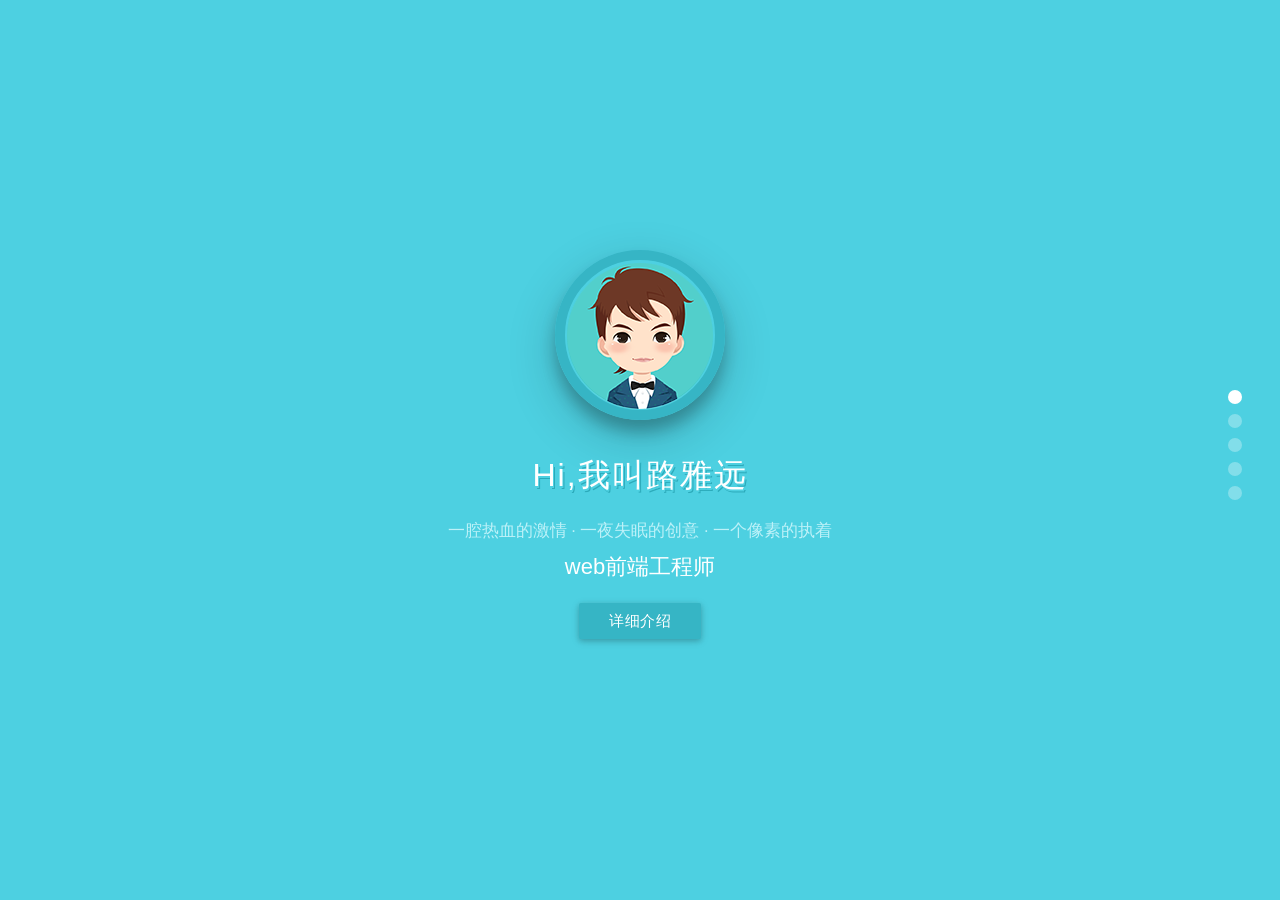
<file: resume/index.html>
<!DOCTYPE html>
<html lang="en">
<head>
  <meta charset="UTF-8">
  <meta http-equiv="X-UA-Compatible" content="IE=edge">
  <meta name="viewport" content="width=device-width,initial-scale=1,maximum-scale=1">
  <title>路雅远-web前端简历</title>
  <meta name="description" content="路雅远的前端简历。">
  <link rel="stylesheet" href="src/css/page/index_25f32d2.css">
  <script data-main="src/js/bulid/main" src="src/js/libs/require.js"></script>
</head>
<body>
  <div id="pageContain">

  <div class="page page1  current">
    <div class="contain">
      <div class="myavatar"><img class="z-depth-3" src="src/imgs/me_410cab2.png"></div>
      <h1 class="myname">Hi,我叫路雅远</h1>
      <p class="subtitle">一腔热血的激情 · 一夜失眠的创意 · 一个像素的执着</p>
      <h5>web前端工程师</h5>
      <a data-target="modal1" class="modal-trigger btn mybtn">详细介绍</a>
      <!-- Modal Structure -->
      <div id="modal1" class="modal mydatas">
        <div class="modal-content">
          <h6>基本资料</h6>
          <div class="row">
            <span class="col s12">姓名：路雅远</span>
            <span class="col s12">年龄：27岁</span>
            <span class="col s12">工作经验：两年</span>
            <span class="col s12">学历：本科</span>
            <span class="col s12">应聘职位：WEB前端工程师</span>
          </div>
        </div>
        <div class="modal-footer">
          <a href="#!" class=" modal-action modal-close waves-effect waves-green btn-flat">关闭</a>
        </div>
      </div>
    </div>
  </div>

  <div class="page page2">
    <div class="contain">
      <h4 class="text-center">技术专长</h4>
      <div class="myskills text-center">
        <a class="stress">HTML/HTML5</a>
        <a class="stress">CSS/CSSS3</a>
        <a class="stress">JavaScript</a>
        <a class="stress">jQuery</a>
        <a class="stress">Bootstrap</a>
        <!--<a class="stress">Less/Sass</a>-->
        <a class="stress">PhotoShop</a>
        <a>Sublime</a>
        <!--<a class="stress">Atom</a>-->
        <a>Git/Github客户端</a>
        <a>Ajax</a>
        <!--<a class="stress">FIS3</a>-->
        <!--<a>Gulp</a>-->
        <a>Swiper</a>
      </div>
    </div>
  </div>

  <div class="page page3 ">
    <div class="contain">
      <h4 class="text-center">工作经验</h4>
      <div class="experience">
        <div class="time-line"></div>
        <div class="work-content">
          <div class="work-item">
            <div class="year-flag rel">
              2015年
              <i class="mdi-action-query-builder"></i>
            </div>
          </div>
          <div class="work-item">
            <div class="mouth-flag rel">
              <span>4月</span>
              <i class="mdi-image-panorama-fisheye"></i>
            </div>
            <div class="work-box wow_01">
              <p>
                xxxxxxxxxxxxxxxxxxxx
              </p>
            </div>
          </div>
          <div class="work-item">
            <div class="year-flag rel">
              2016年
              <i class="mdi-action-query-builder"></i>
            </div>
          </div>
          <div class="work-item">
            <div class="mouth-flag rel">
              <span>9月</span>
              <i class="mdi-image-panorama-fisheye"></i>
            </div>
            <div class="work-box wow_02">
              <p>
                xxxxxxxxxxxxxxxxxxxxxxxxx
              </p>
            </div>
          </div>
          <!--<div class="work-item">-->
            <!--<div class="mouth-flag rel">-->
              <!--<span>6月</span>-->
              <!--<i class="mdi-image-panorama-fisheye"></i>-->
            <!--</div>-->

          <!--</div>-->
          <!--<div class="work-item">-->
            <!--<div class="mouth-flag rel">-->
              <!--<span>7月</span>-->
              <!--<i class="mdi-image-panorama-fisheye"></i>-->
            <!--</div>-->
            <!--<div class="work-box wow_03">-->
              <!--<p>-->
                <!--xxxxxxxxxxxxxxxxxxxxxxxxxxxxxxx-->
              <!--</p>-->
            <!--</div>-->
          <!--</div>-->
          <div class="work-item">
            <div class="year-flag rel">
              2017年
              <i class="mdi-action-query-builder"></i>
            </div>
          </div>
          <div class="work-item">
            <div class="mouth-flag rel">
              <span>3月</span>
              <i class="mdi-image-panorama-fisheye"></i>
            </div>
            <div class="work-box wow_04">
              <p>
                xxxxxxxxxxxxxxxxxxxxxxxxx
              </p>
            </div>
          </div>
          <div class="work-item">
            <div class="mouth-flag rel">
              <span>10月</span>
              <i class="mdi-image-panorama-fisheye"></i>
            </div>
            <div class="work-box wow_05">
              <p>
                现已离职，正在寻找合适的工作中...
              </p>
            </div>
          </div>
        </div>
      </div>
    </div>
  </div>

  <div class="page page4 ">
    <div class="contain">
      <h4 class="text-center">个人项目</h4>
      <ul class="collection row">
        <li class="collection-item col s11 m5 avatar">
          <i class="mdi-action-face-unlock circle"></i>
          <span class="title">我的个人网站</span>
          <p>我的个人网站。<br>
          <a target="_blank" href="#">http://www.xxx.com</a>
          </p>
          <a href="#!" class="secondary-content"><i class="mdi-action-grade"></i></a>
        </li>
        <li class="collection-item col s11 m5 avatar">
          <i class="mdi-action-explore circle"></i>
          <span class="title">我的个人网站</span>
          <p>我的个人网站。<br>
          <a target="_blank" href="#">http://www.xxx.com</a>
          </p>
          <a href="#!" class="secondary-content"><i class="mdi-action-grade"></i></a>
        </li>
        <li class="collection-item col s11 m5 avatar">
          <i class="mdi-action-bookmark-outline circle"></i>
          <span class="title">我的个人网站</span>
          <p>我的个人网站。<br>
          <a target="_blank" href="#">http://www.xxx.com</a>
          </p>
          <a href="#!" class="secondary-content"><i class="mdi-action-grade"></i></a>
        </li>
        <li class="collection-item col s11 m5 avatar">
          <i class="mdi-content-content-copy circle"></i>
          <span class="title">我的个人网站</span>
          <p>我的个人网站。<br>
          <a target="_blank" href="#">http://www.xxx.com</a>
          </p>
          <a href="#!" class="secondary-content"><i class="mdi-action-grade"></i></a>
        </li>
      </ul>
    </div>
    <div class="p4bg">

    </div>
  </div>

  <!--<div class="page page5">-->
    <!--<div class="contain">-->
      <!--<h4 class="text-center">公司期望</h4>-->
      <!--<div class="expect">-->
        <!--<p><i class="mdi-action-label-outline"></i>期待的工作地点是广州市天河区；</p>-->
        <!--<p><i class="mdi-action-label-outline"></i>公司行业不限；</p>-->
        <!--<p><i class="mdi-action-label-outline"></i>期待薪资8K-12K。</p>-->
        <!--<blockquote>-->
        <!--</blockquote>-->

      <!--</div>-->
    <!--</div>-->
  <!--</div>-->

  <div class="page page6">
    <div class="contain">
      <h4 class="text-center">联系方式/社交账号</h4>
      <div class="callme">
        <p>QQ：616689565</p>
        <p>邮箱：616689565@qq.com</p>
        <p>电话：17635673547</p>
      </div>
      <div class="social">
        <a href="https://github.com/luxiaoyuancc" class="call-item" target="blank"><img src="src/imgs/call_github_27ab678.png"></a>
        <a href="#" class="call-item"><img src="src/imgs/call_zhihu_4567c70.png"></a>

        <a href="#" class="call-item"><img src="src/imgs/qq.png"></a>
        <a href="#" class="call-item"><img src="src/imgs/call_weibo_53e7ffa.png"></a>
        <a class="call-item modal-trigger" href="#modal-wx"><img src="src/imgs/call_wx_ac6ac72.png"></a>
        <div id="modal-wx" class="modal">
          <div class="modal-content">
            <h5>扫一扫，添加好友</h5>
            <p class="text-center"><img src="src/imgs/wx.png" style="width: 200px;height: 200px"></p>
          </div>
          <div class="modal-footer">
            <a href="#!" class="modal-action modal-close waves-effect waves-green btn-flat">确定</a>
          </div>
        </div>
      </div>
      <div class="text-center">
        <a href="" class="waves-effect waves-light btn btn-download"><i class="mdi-file-file-download left"></i>下载简历</a>
        <a id="mobile-btn" class="waves-effect waves-light teal btn modal-trigger btn-download" href="#modal-mobile"><i class="mdi-hardware-phone-iphone left"></i>手机查看</a>
        <div id="modal-mobile" class="modal">
          <div class="modal-content">
            <h5>扫一扫，点击查看</h5>
            <p class="text-center"><img src="src/imgs/phone.png" title="扫描二维码" style="width: 200px;height: 200px;"></p>
          </div>
          <div class="modal-footer">
            <a href="#!" class="modal-action modal-close waves-effect waves-green btn-flat">确定</a>
          </div>
        </div>
      </div>
      <!--<div class="share">-->
        <!--请把我推荐hr、猎头，谢谢！-->
      <!--</div>-->
    </div>
    <a class="hidden-xs github-corner" href="https://github.com/luxiaoyuancc" title="Milligram on Github" target="blank">
      <svg width="80" height="80" viewBox="0 0 250 250" class="github-corner">
        <path d="M0,0 L115,115 L130,115 L142,142 L250,250 L250,0 Z"></path>
        <path d="M128.3,109.0 C113.8,99.7 119.0,89.6 119.0,89.6 C122.0,82.7 120.5,78.6 120.5,78.6 C119.2,72.0 123.4,76.3 123.4,76.3 C127.3,80.9 125.5,87.3 125.5,87.3 C122.9,97.6 130.6,101.9 134.4,103.2" fill="currentColor" style="transform-origin: 130px 106px;" class="octo-arm"></path>
        <path d="M115.0,115.0 C114.9,115.1 118.7,116.5 119.8,115.4 L133.7,101.6 C136.9,99.2 139.9,98.4 142.2,98.6 C133.8,88.0 127.5,74.4 143.8,58.0 C148.5,53.4 154.0,51.2 159.7,51.0 C160.3,49.4 163.2,43.6 171.4,40.1 C171.4,40.1 176.1,42.5 178.8,56.2 C183.1,58.6 187.2,61.8 190.9,65.4 C194.5,69.0 197.7,73.2 200.1,77.6 C213.8,80.2 216.3,84.9 216.3,84.9 C212.7,93.1 206.9,96.0 205.4,96.6 C205.1,102.4 203.0,107.8 198.3,112.5 C181.9,128.9 168.3,122.5 157.7,114.1 C157.9,116.9 156.7,120.9 152.7,124.9 L141.0,136.5 C139.8,137.7 141.6,141.9 141.8,141.8 Z" fill="currentColor" class="octo-body"></path>
      </svg>
    </a>
  </div>
</div>
<ul id="navBar">
  <li></li>
  <li></li>
  <li></li>
  <li></li>
  <li></li>
  <!--<li></li>-->
</ul>

</body>
</html>
</file>
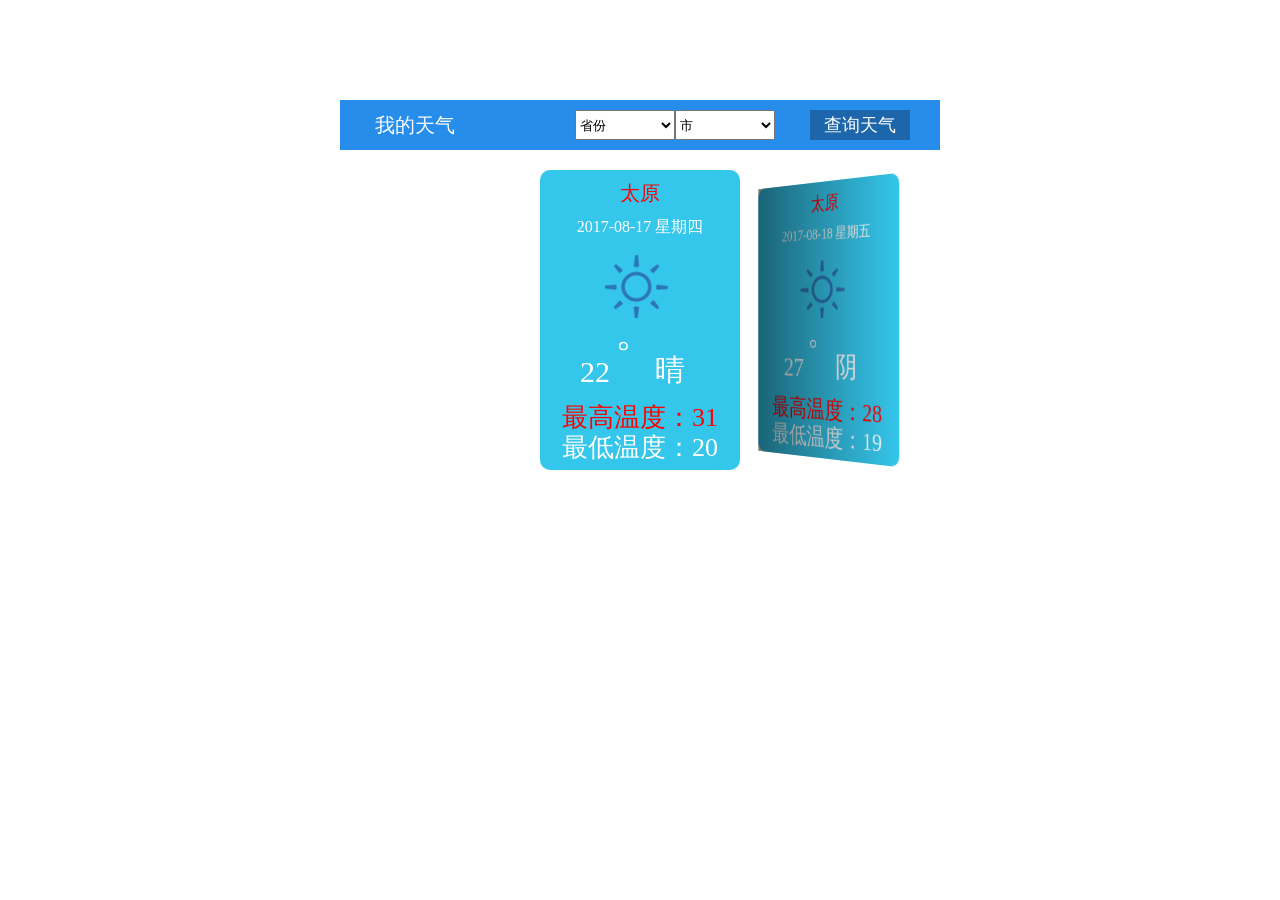
<file: tianqiyubao/index.html>
<!DOCTYPE html>
<html lang="en">
<head>
    <meta charset="UTF-8">
    <title>Title</title>
    <link rel="stylesheet" href="css/swiper-3.4.2.min.css">
    <style>
        .swiper-container {
            width: 600px;
            height: 300px;
            margin-top: 20px;
        }
        .title{
            width: 600px;
            height: 50px;
            margin: 0 auto;
            /*border: 1px solid #04569A;*/
            box-sizing: border-box;
            background: #268DEA;
            margin-top: 100px;
        }
        .title-left{
            color: #fff;
            line-height: 50px;
            float: left;
            margin-left: 35px;
            font-size: 20px;
        }
        .title>button{
            width: 100px;
            height: 30px;
            font-size: 18px;
            color: #fff;
            margin-top: 10px;
            margin-left: 35px;
            float: left;
            border:0;
            background: #1d66ac;
            cursor: pointer;
        }
        .title>button:hover{
            background: #ff543a;
        }
        .title>select{
            width: 100px;
            height: 30px;
            margin-top: 10px;
            float: left;
        }
        #province{
            margin-left: 120px;
        }

        .swiper-slide{

            background: #35C6EB;
            position: relative;
            border-radius: 10px;
        }
        .content-left>p:first-child{
            font-size: 20px;
            margin-top: 10px;
            text-align: center;
            color: red;
        }
        .content-left>p:nth-child(2){
            font-size: 16px;
            margin-top: -10px;
            text-align: center;
            color: #fff;
        }
        .icon{
            width:100px;
            height:100px;
            position: absolute;
            left:50%;
            margin-left: -40px;
            top:80px;
        }
        .temp{
            position: absolute;
            font-size: 30px;
            font-family: 华文新魏;
            left:40px;
            top: 185px;
            color: #fff;
        }
        .dian{
            width: 20px;
            height: 20px;
            font-size: 40px;
            position: absolute;
            left: 75px;
            top:135px;
            color: #fff;
        }
        .weather{
            width:90px;
            height:30px;
            text-align: center;
            position: absolute;
            left: 85px;
            top:180px;
            font-size: 30px;
            font-family: 华文新魏;
            color: #fff;
        }
        .temphigh{
            position: absolute;
            left: 22px;
            top:230px;
            font-size: 26px;
            font-family: 华文新魏;
            color: red;
        }
        .templow{
            position: absolute;
            left: 22px;
            top:260px;
            font-size: 26px;
            font-family: 华文新魏;
            color: #fff;
        }
    </style>
</head>
<body>
<section class="title">
    <div class="title-left">我的天气</div>
    <select name="province" id="province">
        <option value="0">省份</option>
    </select>
    <select name="city" id="city">
        <option value="0">市</option>
    </select>
    <!--<select name="town" id="area">-->
        <!--<option value="0">县</option>-->
    <!--</select>-->
    <button name="weather">查询天气</button>
</section>

<div class="swiper-container">
    <div class="swiper-wrapper">
<!--1-->
        <div class="swiper-slide content-left">
            <p class="content-left-area">太原</p>
            <p><span class="riqi">2017-08-17</span> <span class="xingqi">星期四</span></p>
            <div class="icon">
                <img src="icon/weathercn/0.png" alt="">
            </div>
            <div class="temp">22</div>
            <div class="dian">。</div>
            <div class="temphigh">最高温度：<span>31</span></div>
            <div class="templow">最低温度：<span>20</span></div>
            <span class="weather">晴</span>
        </div>
<!--2-->
        <div class="swiper-slide content-left">
            <p class="content-left-area">太原</p>
            <p><span class="riqi riqi2">2017-08-18</span> <span class="xingqi xingqi2">星期五</span></p>
            <div class="icon">
                <img src="icon/weathercn/0.png" alt="">
            </div>
            <div class="temp temp2">27</div>
            <div class="dian">。</div>
            <div class="temphigh temphigh2">最高温度：<span>28</span></div>
            <div class="templow templow2">最低温度：<span>19</span></div>
            <span class="weather weather2">阴</span>
        </div>
<!--3-->
        <div class="swiper-slide content-left">
            <p class="content-left-area">太原</p>
            <p><span class="riqi riqi2 riqi3">2017-08-19</span> <span class="xingqi xingqi2 xingqi3">星期六</span></p>
            <div class="icon">
                <img src="icon/weathercn/0.png" alt="">
            </div>
            <div class="temp temp2 temp3">28</div>
            <div class="dian">。</div>
            <div class="temphigh temphigh2 temphigh3">最高温度：<span>29</span></div>
            <div class="templow templow2 templow3">最低温度：<span>19</span></div>
            <span class="weather weather2 weather3">多云</span>
        </div>
<!--4-->
        <div class="swiper-slide content-left">
            <p class="content-left-area">太原</p>
            <p><span class="riqi riqi2 riqi3 riqi4">2017-08-20</span> <span class="xingqi xingqi2 xingqi3 xingqi4">星期日</span></p>
            <div class="icon">
                <img src="icon/weathercn/0.png" alt="">
            </div>
            <div class="temp temp2 temp3 temp4">28</div>
            <div class="dian">。</div>
            <div class="temphigh temphigh2 temphigh3 temphigh4">最高温度：<span>30</span></div>
            <div class="templow templow2 templow3 templow4">最低温度：<span>19</span></div>
            <span class="weather weather2 weather3 weather4">多云</span>
        </div>
<!--5-->
        <div class="swiper-slide content-left">
            <p class="content-left-area">太原</p>
            <p><span class="riqi riqi2 riqi3 riqi4 riqi5">2017-08-21</span> <span class="xingqi xingqi2 xingqi3 xingqi4 xingqi5">星期一</span></p>
            <div class="icon">
                <img src="icon/weathercn/0.png" alt="">
            </div>
            <div class="temp temp2 temp3 temp4 temp5">28</div>
            <div class="dian">。</div>
            <div class="temphigh temphigh2 temphigh3 temphigh4 temphigh5">最高温度：<span>28</span></div>
            <div class="templow templow2 templow3 templow4 templow5">最低温度：<span>21</span></div>
            <span class="weather weather2 weather3 weather4 weather5">晴</span>
        </div>
<!--6-->
        <div class="swiper-slide content-left">
            <p class="content-left-area">太原</p>
            <p><span class="riqi riqi2 riqi3 riqi4 riqi5 riqi6">2017-08-22</span> <span class="xingqi xingqi2 xingqi3 xingqi4 xingqi5 xingqi6">星期二</span></p>
            <div class="icon">
                <img src="icon/weathercn/0.png" alt="">
            </div>
            <div class="temp temp2 temp3 temp4 temp5 temp6">28</div>
            <div class="dian">。</div>
            <div class="temphigh temphigh2 temphigh3 temphigh4 temphigh5 temphigh6">最高温度：<span>28</span></div>
            <div class="templow templow2 templow3 templow4 templow5 templow6">最低温度：<span>21</span></div>
            <span class="weather weather2 weather3 weather4 weather5 weather6">晴</span>
        </div>
<!--7-->
        <div class="swiper-slide content-left">
            <p class="content-left-area">太原</p>
            <p><span class="riqi riqi2 riqi3 riqi4 riqi5 riqi6 riqi7">2017-08-23</span> <span class="xingqi xingqi2 xingqi3 xingqi4 xingqi5 xingqi6 xingqi7">星期三</span></p>
            <div class="icon">
                <img src="icon/weathercn/0.png" alt="">
            </div>
            <div class="temp temp2 temp3 temp4 temp5 temp6 temp7">28</div>
            <div class="dian">。</div>
            <div class="temphigh temphigh2 temphigh3 temphigh4 temphigh5 temphigh6 temphigh7">最高温度：<span>28</span></div>
            <div class="templow templow2 templow3 templow4 templow5 templow6 templow7">最低温度：<span>21</span></div>
            <span class="weather weather2 weather3 weather4 weather5 weather6 weather7">晴</span>
        </div>
    </div>

</div>
</body>
<script src="js/jquery-1.11.3.min.js"></script>
<script src="js/swiper-3.4.2.jquery.min.js"></script>
<script src="js/swiper-3.4.2.min.js"></script>
<script>
    var mySwiper3 = new Swiper('.swiper-container',{
        effect : 'coverflow',
        slidesPerView: 3,
        centeredSlides: true
    })
</script>
<script>


    //省
    $("#province").focus(function (){
        $.ajax({
            url: "http://api.jisuapi.com/area/province",
            data: {appkey: "6aa24970f3fc4368"},
            dataType: "jsonp",
            success: function (r) {
                $.each(r.result, function (index, v) {
                    $("<option>").val(v.id).html(v.name).appendTo("#province");
                })
            }
        })
    })

    //市
    $("#province").change(function () {
        var parentId=$(this).val();
        $.ajax({
            url:"http://api.jisuapi.com/area/city",
            data:{parentid:parentId,appkey:"6aa24970f3fc4368"},
            dataType:"jsonp",
            success:function (r) {
                $("#city").empty();
                $.each(r.result,function (index,v) {
                    $("<option>").val(v.id).html(v.name).appendTo("#city");
                })
            }

        })
    })

//    //区
//    $("#city").on("change blur",function () {
//        var parentId=$(this).val();
//        $.ajax({
//            url:"http://api.jisuapi.com/area/town",
//            data:{parentid:parentId,appkey:"6aa24970f3fc4368"},
//            dataType:"jsonp",
//            success:function (r) {
//                $("#area").empty();
//                $.each(r.result,function (index,v) {
//                    $("<option>").val(v.id).html(v.name).appendTo(".content-left-city");
//                })
//            }
//        })
//    })


    $('button[name=weather]').click(function () {
        $.ajax({
            dataType:'jsonp',
            url:'http://api.jisuapi.com/weather/query?appkey=07ccf52958067fd5&city='+$('#city').children('option:selected').text(),
        }).done(function (obj) {
            console.log(obj);
            $('.temp').html(obj.result.temp);
            let icon=obj.result.weather;
            $('.icon img').get(0).src=`icon/weathercn/${crr[icon]}.png`;
            $('.weather').html(obj.result.weather);
            $('.temphigh span').html(obj.result.temphigh);
            $('.templow span').html(obj.result.templow);
            $('.zuidi').html(obj.result.templow);
            $('.zuigao').html(obj.result.temphigh);
            $('.tianqi').html(obj.result.weather);
            $('.feng').html(obj.result.winddirect);
            $('.fengsu').html(obj.result.windpower);
            $('.content-left-area').html(obj.result.city);
            $('.riqi').html(obj.result.date);
            $('.xingqi').html(obj.result.week);

            $('.riqi2').html(obj.result.daily[1].date);
            $('.xingqi2').html(obj.result.daily[1].week);
            $('.temp2').html(obj.result.hourly[1].temp);
            $('.temphigh2 span').html(obj.result.daily[1].day.temphigh);
            $('.templow2 span').html(obj.result.daily[1].night.templow);
            $('.weather2').html(obj.result.hourly[1].weather);

            $('.riqi3').html(obj.result.daily[2].date);
            $('.xingqi3').html(obj.result.daily[2].week);
            $('.temp3').html(obj.result.hourly[2].temp);
            $('.temphigh3 span').html(obj.result.daily[2].day.temphigh);
            $('.templow3 span').html(obj.result.daily[2].night.templow);
            $('.weather3').html(obj.result.hourly[2].weather);

            $('.riqi4').html(obj.result.daily[3].date);
            $('.xingqi4').html(obj.result.daily[3].week);
            $('.temp4').html(obj.result.hourly[3].temp);
            $('.temphigh4 span').html(obj.result.daily[3].day.temphigh);
            $('.templow4 span').html(obj.result.daily[3].night.templow);
            $('.weather4').html(obj.result.hourly[3].weather);

            $('.riqi5').html(obj.result.daily[4].date);
            $('.xingqi5').html(obj.result.daily[4].week);
            $('.temp5').html(obj.result.hourly[4].temp);
            $('.temphigh5 span').html(obj.result.daily[4].day.temphigh);
            $('.templow5 span').html(obj.result.daily[4].night.templow);
            $('.weather5').html(obj.result.hourly[4].weather);

            $('.riqi6').html(obj.result.daily[5].date);
            $('.xingqi6').html(obj.result.daily[5].week);
            $('.temp6').html(obj.result.hourly[5].temp);
            $('.temphigh6 span').html(obj.result.daily[5].day.temphigh);
            $('.templow6 span').html(obj.result.daily[5].night.templow);
            $('.weather6').html(obj.result.hourly[5].weather);

            $('.riqi7').html(obj.result.daily[6].date);
            $('.xingqi7').html(obj.result.daily[6].week);
            $('.temp7').html(obj.result.hourly[6].temp);
            $('.temphigh7 span').html(obj.result.daily[6].day.temphigh);
            $('.templow7 span').html(obj.result.daily[6].night.templow);
            $('.weather7').html(obj.result.hourly[6].weather);

        })
    })
    let arr=({
        '晴':0,
        '多云':1,
        '阴':2,
        '阵雨':3,
        '雷阵雨':4,
        '雷阵雨伴有冰雹':5,
        '雨夹雪':6,
        '小雨':7,
        '中雨':8,
        '大雨':9,
        '暴雨':10,
        '大暴雨':11,
        '特大暴雨':12,
        '阵雪':13,
        '小雪':14,
        '中雪':15,
        '大雪':16,
        '暴雪':17,
        '雾':18,
        '冻雨':19,
        '沙尘暴':20,
        '小雨-中雨':21,
        '中雨-大雨':22,
        '大雨-暴雨':23,
        '暴雨-大暴雨':24,
        '大暴雨-特大暴雨':25,
        '小雪-中雪':26,
        '中雪-大雪':27,
        '大雪-暴雪':28,
        '浮尘':29,
        '扬沙':30,
        '强沙尘暴':31,
        '浓雾':32,
        '强浓雾':49,
        '霾':53,
        '中毒霾':54,
        '重度霾':55,
        '严重霾':56,
        '大雾':57,
        '特强浓雾':58,
        '无':99,
        '雨':301,
        '雪':302,
    })
    let crr=JSON.parse(JSON.stringify(arr))
</script>
</html>
</file>
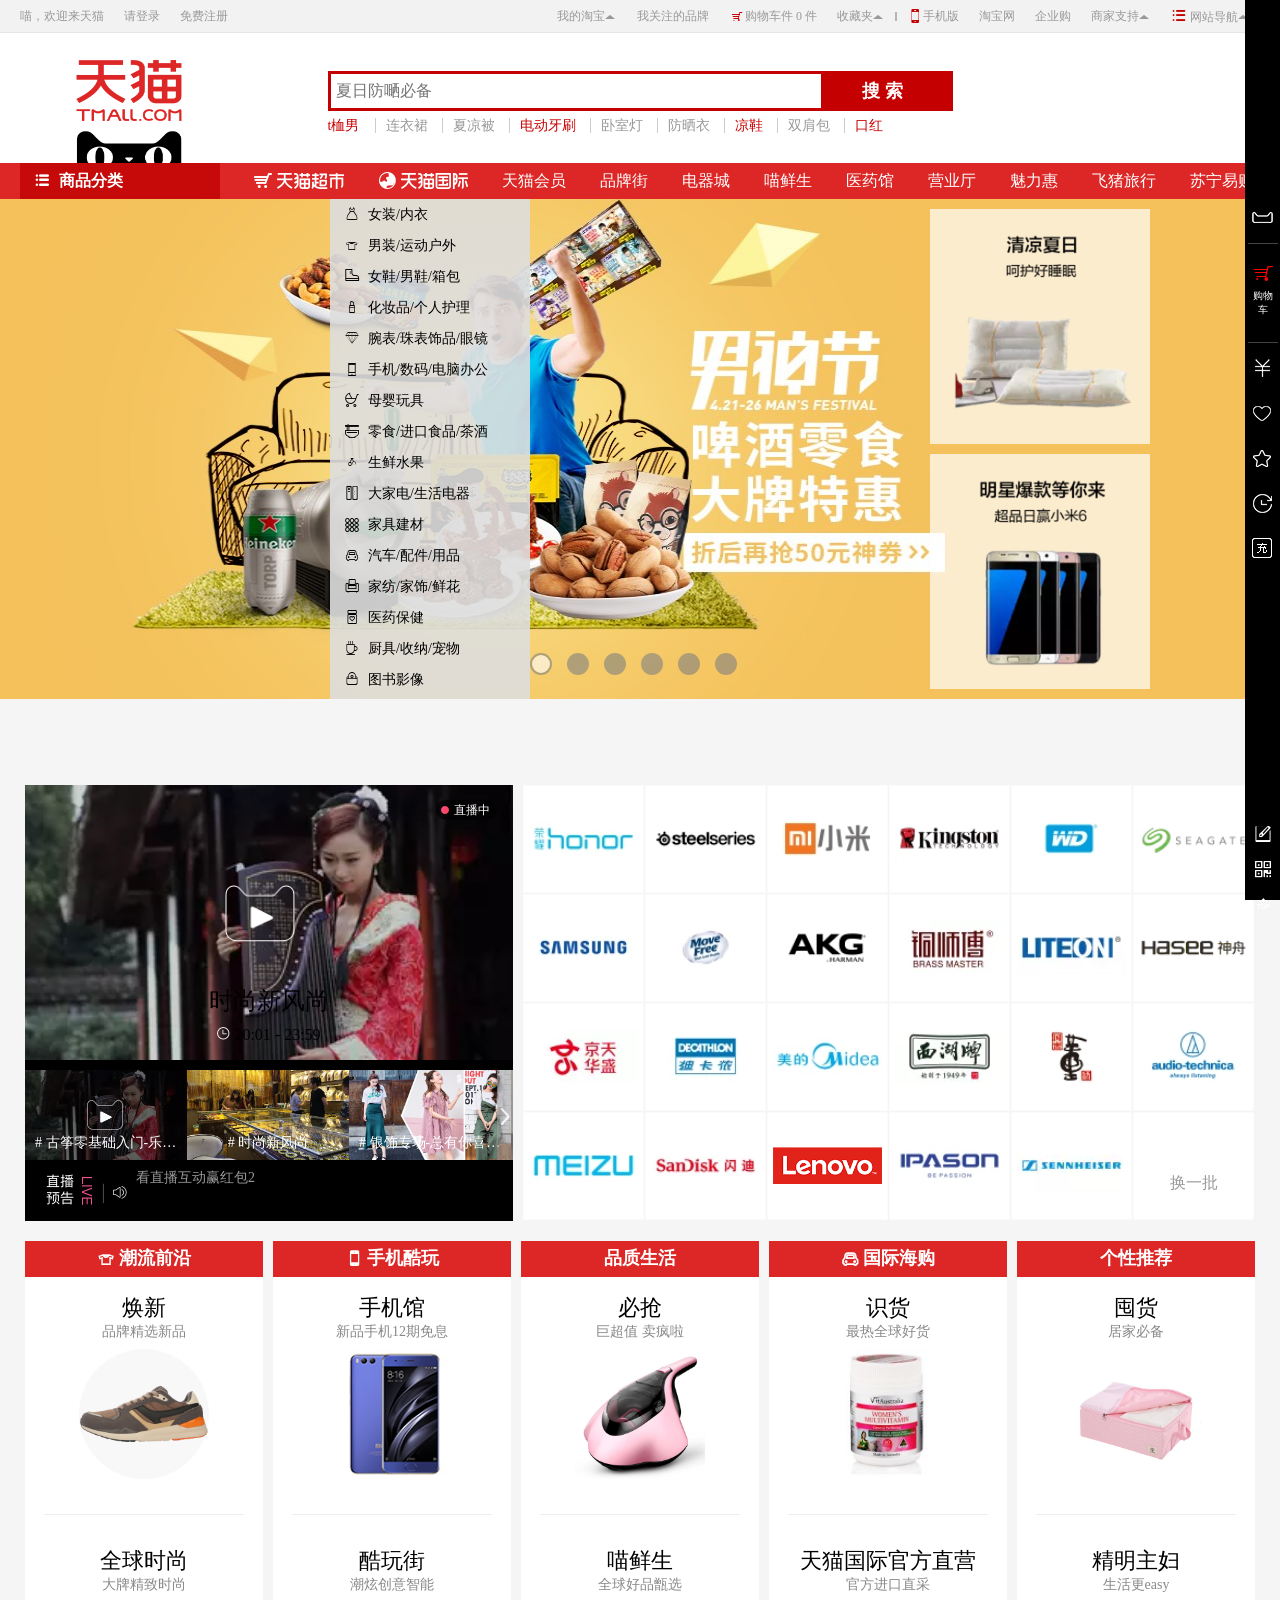
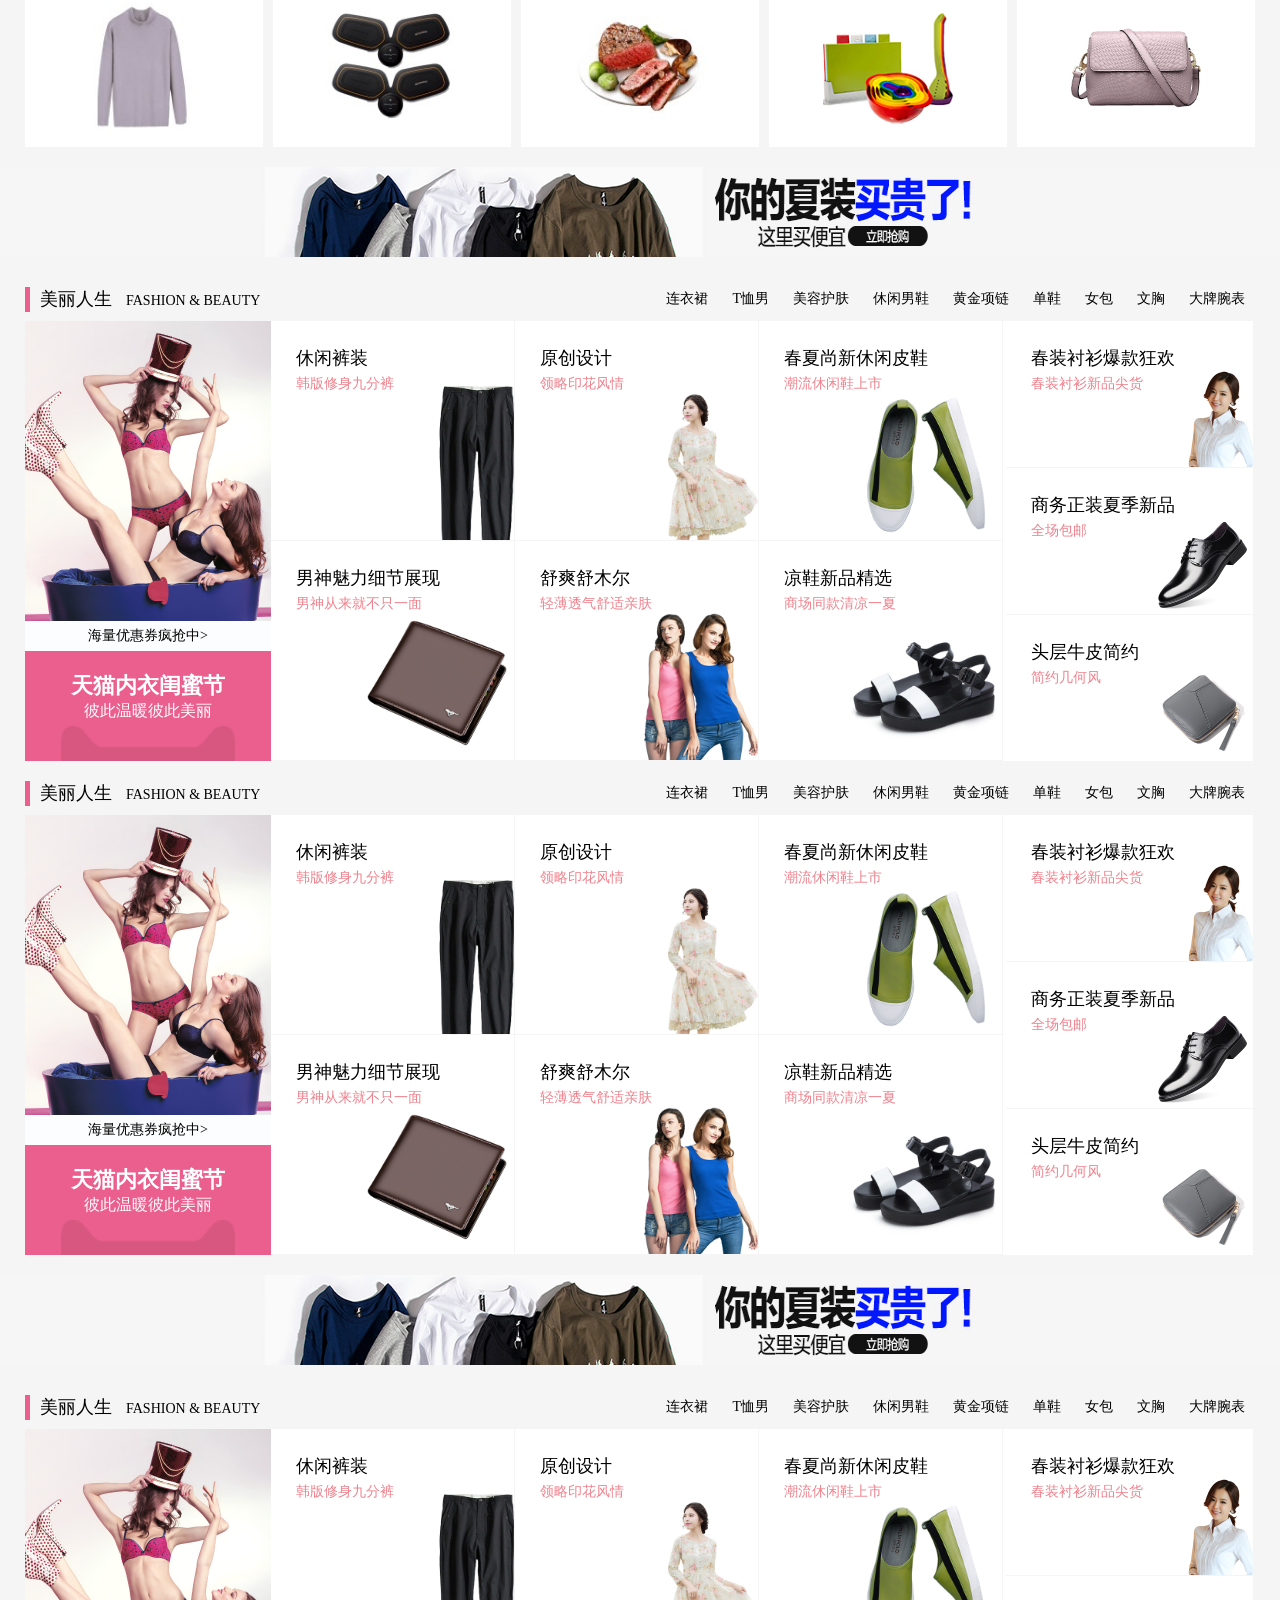
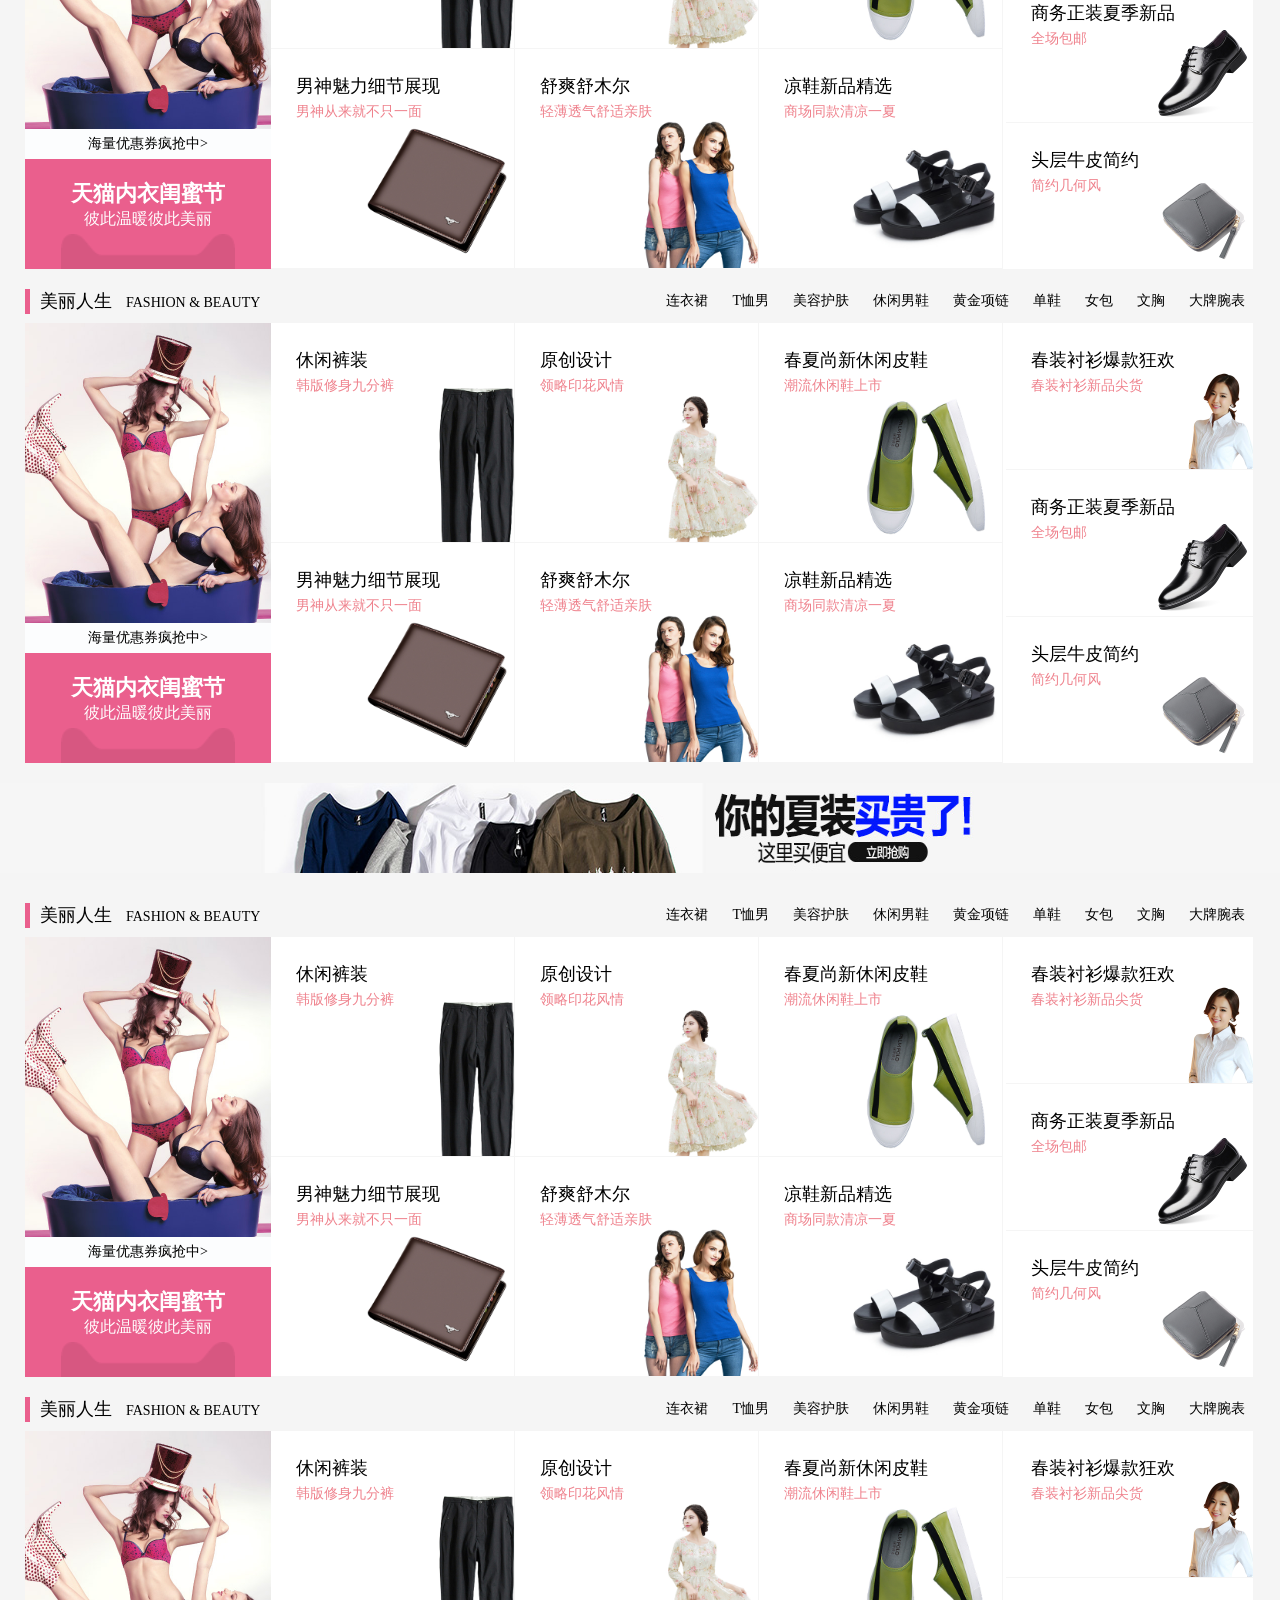
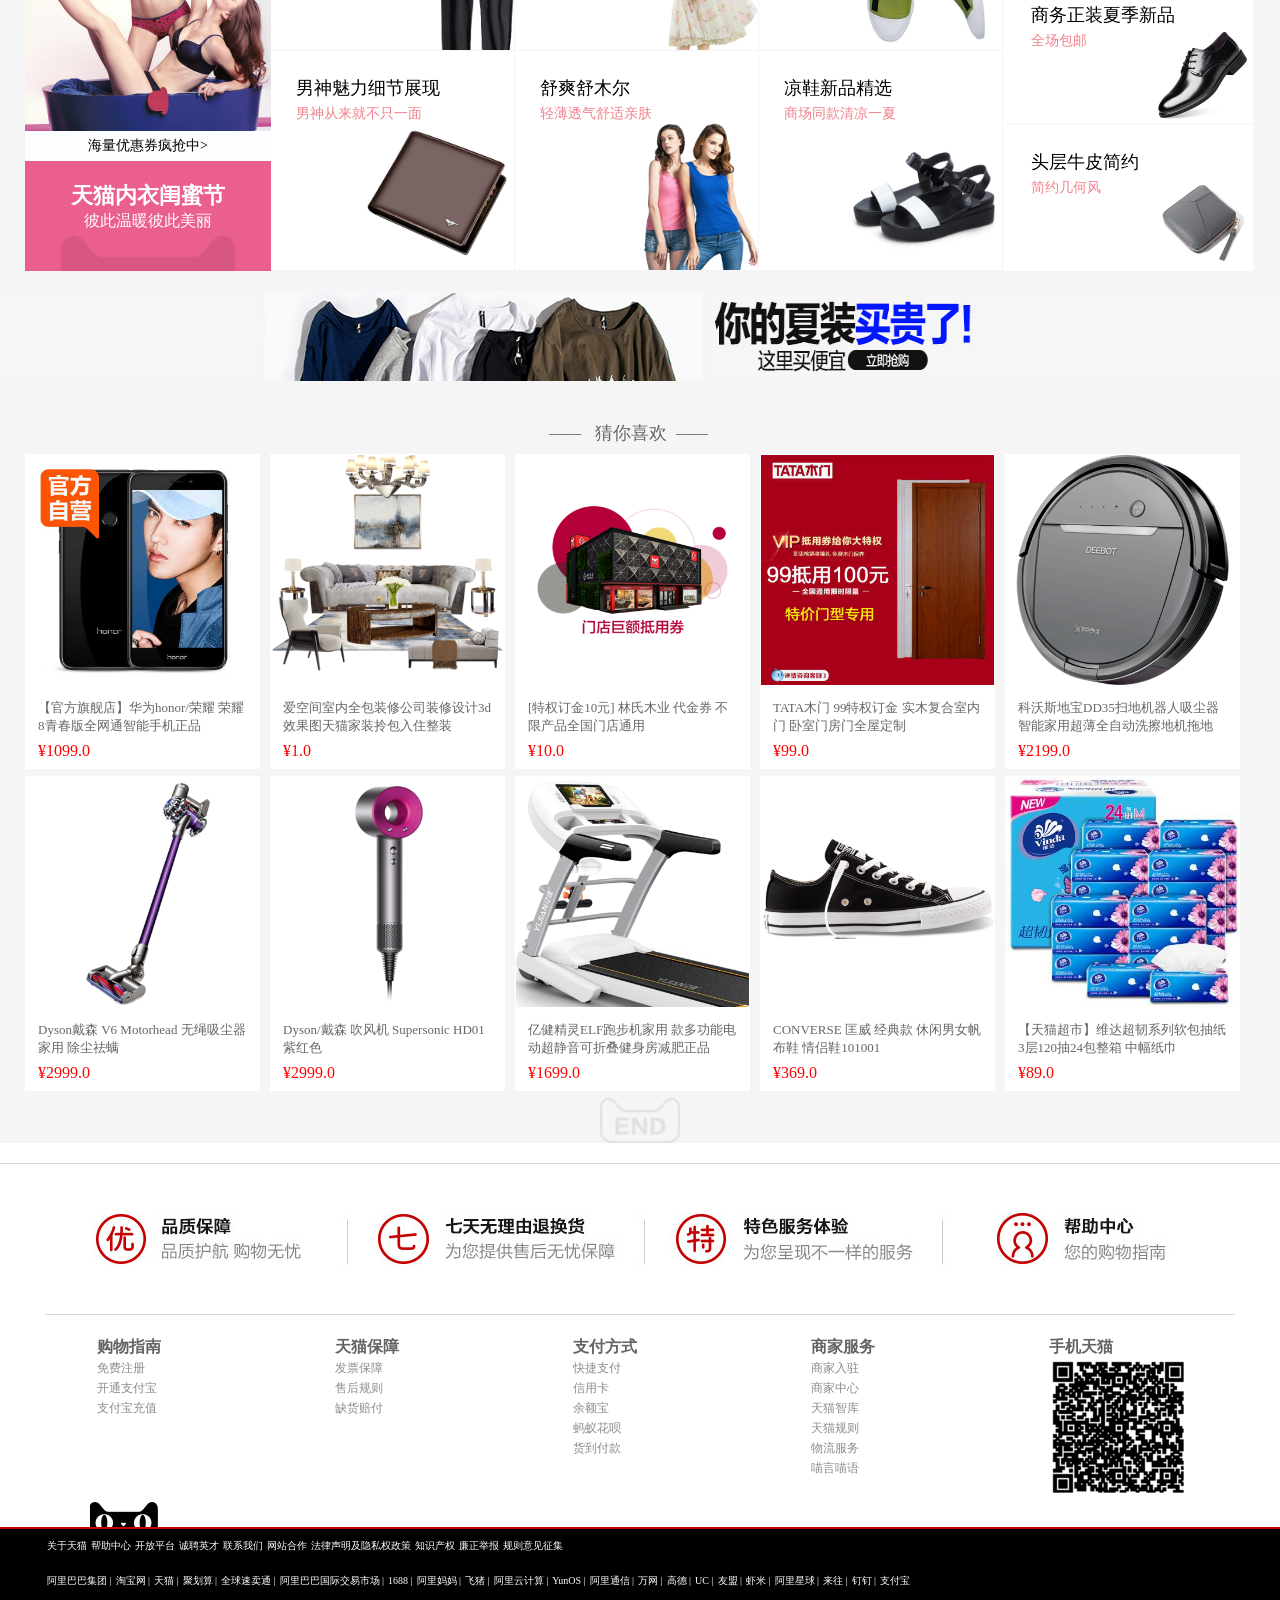
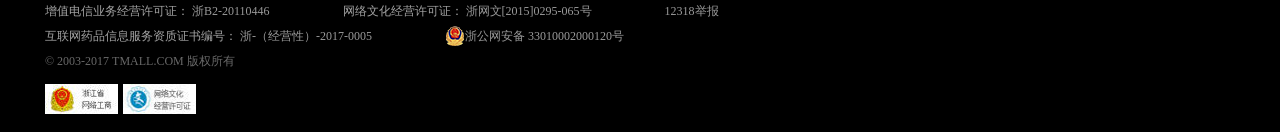
<file: Tmall/index.html>
<!DOCTYPE html>
<html lang="en">

<head>
  <meta charset="utf-8">
    <title>天猫</title>
  <link rel="stylesheet" type="text/css" href="css/base.css">
  <link rel="stylesheet" type="text/css" href="css/style.css">
  <link rel="stylesheet" type="text/css" href="css/iconfont.css">
</head>

<body>
  <!-- header -->
  <header>
    <div class="header-main">
      <div class="header-left">
        <span class="div-text">喵，欢迎来天猫</span>
        <span>
		    <a href="">请登录</a>
		</span>
        <span>
			<a href="">免费注册</a>
		</span>
      </div>
      <div class="header-right">
          <div class="mytb">
              <a href="">
                  <span class="my">我的淘宝</span>
                  <span class="iconfont icon-jiantou1 arrow"></span>
              </a>
              <div class="mytb-menu">
                  <a href="">已买到的宝贝</a>
                  <a href="">已卖出的宝贝</a>
              </div>
          </div>
          <div class="mytb2">
              <span class="iconfont icon-xin-copy icon1"></span>
              <span>
                  <a href="">我关注的品牌</a>
              </span>
          </div>
          <div class="mytb2">
              <span class="iconfont icon-gouwuche1 icon1"></span>
              <span>
			      <a href="">
				      <span>购物车件</span>
                      <span class="shop-number"> 0</span>
                      <span>件</span>
                  </a>
              </span>
          </div>
              <div class="mytb">
                  <a href="">
                    <span class="my">收藏夹</span>
                    <span class="iconfont icon-jiantou1 arrow"></span>
                  </a>
                  <div class="mytb-menu mytb-menu2">
                      <a href="">收藏的宝贝</a>
                      <a href="">收藏的店铺</a>
                  </div>
              </div>
          <span class="divider"> | </span>
          <div class="mytb2">
              <span class="iconfont icon-shouji icon1"></span>
              <span>
			      <a href="">手机版</a>
                  <div class="shoujierweima">
                      <div class="shoujierweima-content"></div>
                      <div class="shoujierweima-text"></div>
                      <div class="jt"></div>
                  </div>
		      </span>
          </div>
          <div class="mytb2">
              <span>
			      <a href="">淘宝网</a>
		      </span>
          </div>
          <div class="mytb2">
              <span>
				  <a href="">企业购</a>
			  </span>
          </div>
          <div class="mytb">
              <a href="">
                 <span class="my">商家支持</span>
                 <span class="iconfont icon-jiantou1 arrow"></span>
              </a>
              <div class="mytb-menu mytb-menu3">
                  <div class="mytb-menu3-top">
                      <h3>商家:</h3>
                      <a href="">商家中心</a>
                      <a href="" class="sj">商家入驻</a>
                      <a href="">运营服务</a>
                      <a href="" class="sj">商家品控</a>
                      <a href="">商家工具</a>
                      <a href="" class="sj">商家规则</a>
                      <a href="">天猫智库</a>
                      <a href="" class="sj">喵言喵语</a>
                  </div>
                  <div class="mytb-menu3-bottom">
                      <h3>帮助:</h3>
                      <a href="">帮助中心</a>
                  </div>
              </div>
          </div>
          <div class="mytb">
              <a href="" class="subnavigation">
                  <span class="iconfont icon-icon icon1"></span>
                  <span class="my">网站导航</span>
                  <span class="iconfont icon-jiantou1 arrow"></span>
              </a>
              <div class="mytb-menu mytb-menu4">
                  <div class="site-hot">
                    <h2>热点推荐 Hot</h2>
                    <ul class="site-list">
                        <li>
                            <a href="">
                                天猫超市
                                <div class="iconfont icon-new newsite"></div>
                            </a>
                        </li>
                        <li>
                            <a href="">
                                喵鲜生
                                <div class="iconfont icon-new newsite"></div>
                            </a>
                        </li>
                        <li class="line-end">
                            <a href="" >
                                科技新品
                                <div class="iconfont icon-new newsite active"></div>
                            </a>
                        </li>
                        <li>
                            <a href="">
                                女装新品
                                <div class="iconfont icon-new newsite active"></div>
                            </a>
                        </li>
                        <li>
                            <a href="">
                                酷玩街
                                <div class="iconfont icon-new newsite"></div>
                            </a>
                        </li>
                        <li class="line-end">
                            <a href="">
                                内衣新品
                                <div class="iconfont icon-new newsite active"></div>
                            </a>
                        </li>
                        <li>
                            <a href="">
                                试美妆
                                <div class="iconfont icon-new newsite"></div>
                            </a>
                        </li>
                        <li>
                            <a href="">
                                运动新品
                                <div class="iconfont icon-new newsite"></div>
                            </a>
                        </li>
                        <li class="line-end">
                            <a href="">
                                时尚先生
                                <div class="iconfont icon-new newsite active"></div>
                            </a>
                        </li>
                        <li>
                            <a href="">
                                精明妈咪
                                <div class="iconfont icon-new newsite"></div>
                            </a>
                        </li>
                        <li>
                            <a href="">
                                吃乐会
                                <div class="iconfont icon-new newsite active"></div>
                            </a>
                        </li>
                        <li class="line-end">
                            <a href="">
                                企业采购
                                <div class="iconfont icon-new newsite"></div>
                            </a>
                        </li>
                        <li>
                            <a href="">
                                会员积分
                                <div class="iconfont icon-new newsite"></div>
                            </a>
                        </li>
                        <li>
                            <a href="">
                                天猫国际
                                <div class="iconfont icon-new newsite"></div>
                            </a>
                        </li>
                    </ul>
                  </div>
                  <div class="site-hot market">
                    <h2>行业市场 Market</h2>
                    <ul class="site-list">
                        <li>
                            <a href="">
                                美妆
                                <div class="iconfont icon-new newsite"></div>
                            </a>
                        </li>
                        <li>
                            <a href="">
                                电器
                                <div class="iconfont icon-new newsite"></div>
                            </a>
                        </li>
                        <li>
                            <a href="" >
                                女装
                                <div class="iconfont icon-new newsite active"></div>
                            </a>
                        </li>
                        <li class="line-end">
                            <a href="">
                                男装
                                <div class="iconfont icon-new newsite active"></div>
                            </a>
                        </li>
                        <li>
                            <a href="">
                                女鞋
                                <div class="iconfont icon-new newsite"></div>
                            </a>
                        </li>
                        <li>
                            <a href="">
                                男鞋
                                <div class="iconfont icon-new newsite active"></div>
                            </a>
                        </li>
                        <li>
                            <a href="">
                                内衣
                                <div class="iconfont icon-new newsite"></div>
                            </a>
                        </li>
                        <li class="line-end">
                            <a href="">
                                箱包
                                <div class="iconfont icon-new newsite"></div>
                            </a>
                        </li>
                        <li>
                            <a href="">
                                运动
                                <div class="iconfont icon-new newsite active"></div>
                            </a>
                        </li>
                        <li>
                            <a href="">
                                母婴
                                <div class="iconfont icon-new newsite"></div>
                            </a>
                        </li>
                        <li>
                            <a href="">
                                家装
                                <div class="iconfont icon-new newsite active"></div>
                            </a>
                        </li>
                        <li class="line-end">
                            <a href="">
                                医药
                                <div class="iconfont icon-new newsite"></div>
                            </a>
                        </li>
                        <li>
                            <a href="">
                                食品
                                <div class="iconfont icon-new newsite"></div>
                            </a>
                        </li>
                        <li>
                            <a href="">
                                配饰
                                <div class="iconfont icon-new newsite"></div>
                            </a>
                        </li>
                        <li>
                            <a href="">
                                汽车
                                <div class="iconfont icon-new newsite"></div>
                            </a>
                        </li>
                    </ul>
                  </div>
                  <div class="site-hot brand">
                    <h2>热点推荐 Hot</h2>
                    <ul class="site-list">
                        <li>
                            <a href="">
                                尚天猫
                                <div class="iconfont icon-new newsite"></div>
                            </a>
                        </li>
                        <li>
                            <a href="">
                                大牌街
                                <div class="iconfont icon-new newsite"></div>
                            </a>
                        </li>
                        <li class="line-end">
                            <a href="" >
                                潮牌街
                                <div class="iconfont icon-new newsite active"></div>
                            </a>
                        </li>
                        <li>
                            <a href="">
                                天猫原创
                                <div class="iconfont icon-new newsite active"></div>
                            </a>
                        </li>
                        <li>
                            <a href="">
                                什么牌子好
                                <div class="iconfont icon-new newsite"></div>
                            </a>
                        </li>
                    </ul>
                  </div>
                  <div class="site-hot help">
                    <h2>服务指南 Help</h2>
                    <ul class="site-list">
                        <li>
                            <a href="">
                                帮助中心
                                <div class="iconfont icon-new newsite"></div>
                            </a>
                        </li>
                        <li>
                            <a href="">
                                品质保障
                                <div class="iconfont icon-new newsite"></div>
                            </a>
                        </li>
                        <li class="line-end">
                            <a href="" >
                                特色服务
                                <div class="iconfont icon-new newsite active"></div>
                            </a>
                        </li>
                        <li>
                            <a href="">
                                7天退换货
                                <div class="iconfont icon-new newsite active"></div>
                            </a>
                        </li>
                    </ul>
                  </div>
              </div>
          </div>
      </div>
    </div>
  </header>
  <!--右侧边栏-->
  <div class="rightmenu">
      <div class="right-logo">
          <div class="right-logo-content">会员权益</div>
          <div class="right-logo-jt">◆</div>
      </div>
      <div class="rightcar">
          <div class="iconfont icon-gouwuche1 carlogo"></div>
          <span>购物车</span>
      </div>
      <div class="money">
          <div class="right-logo-content">我的资产</div>
          <div class="right-logo-jt">◆</div>
      </div>
      <div class="aixin1">
          <div class="right-logo-content">我关注的品牌</div>
          <div class="right-logo-jt">◆</div>
      </div>
      <div class="xinxin">
          <div class="right-logo-content">我的收藏</div>
          <div class="right-logo-jt">◆</div>
      </div>
      <div class="history">
          <div class="right-logo-content">我看过的</div>
          <div class="right-logo-jt">◆</div>
      </div>
      <div class="chongzhi">
          <div class="right-logo-content">我要充值</div>
          <div class="right-logo-jt">◆</div>
      </div>
      <div class="iconfont icon-xiugai fankui">
          <div class="right-logo-content">用户反馈</div>
          <div class="right-logo-jt">◆</div>
      </div>
      <div class="iconfont icon-erweima erweim">
          <div class="erwei">
              <div class="erweipic"></div>
              <div class="erweititle"></div>
          </div>
      </div>
      <div class="iconfont icon-top top1">
          <div class="right-logo-content">返回顶部</div>
          <div class="right-logo-jt">◆</div>
      </div>
  </div>
  <!--左侧导航-->
  <div class="leftmenu">
      <div class="leftmenu-child leftmenu-header">导航</div>
      <div href="" class="leftmenu-child menuchild" ys="pink">美丽人生</div>
      <div href="" class="leftmenu-child menuchild" ys="green">潮店酷玩</div>
      <div href="" class="leftmenu-child menuchild" ys="orange">居家生活</div>
      <div href="" class="leftmenu-child menuchild" ys="cyan">打造爱巢</div>
      <div href="" class="leftmenu-child menuchild" ys="blue">户外出行</div>
      <div href="" class="leftmenu-child menuchild" ys="red">亲子时光</div>
      <div href="" class="leftmenu-child menuchild" ys="black">猜你喜欢</div>
      <div class="leftmenu-child leftmenu-footer">
          <span class="iconfont icon-jiantou1 jiantou"></span>
          顶部
      </div>
  </div>
  <!--顶部搜索栏-->
  <div class="top-search">
      <div class="top-search-content">
          <div class="topsearch-logo">
            <div class="topsearch-en">TMALL</div>
             <div class="topsearch-text">天猫</div>
          </div>
          <div class="topsearch-main">
              <input type="text" placeholder="好灯让家更温馨">
              <button type="submit">搜索</button>
          </div>
      </div>
  </div>
  <!-- 搜索栏 -->
  <div class="search">
      <div class="search-logo">
          <img src="image/tmall_logo.png" alt="">
    </div>
    <div class="search-center">
      <div class="search-input">
        <input type="text" name="" placeholder="夏日防嗮必备" class="searchinput">
        <input type="submit" value="搜索" class="searchsubmit">
      </div>
      <div class="search-bottom">
        <div class="keyword">
          <a href="">
            <span class="first-keyword">t桖男</span>
          </a>
          <a href="">
            <span>连衣裙</span>
          </a>
          <a href="">
            <span>夏凉被</span>
          </a>
          <a href="">
            <span class="first-keyword">电动牙刷</span>
          </a>
          <a href="">
            <span>卧室灯</span>
          </a>
          <a href="">
            <span>防晒衣</span>
          </a>
          <a href="">
            <span class="first-keyword">凉鞋</span>
          </a>
          <a href="">
            <span>双肩包</span>
          </a>
          <a href="">
            <span class="first-keyword">口红</span>
          </a>
        </div>
      </div>
    </div>
  </div>
  <!-- 导航栏 -->
  <nav>
    <div class="main-nav">
      <div class="first-nav">
        <span class="iconfont icon-icon icon3"></span>
        <span class="category">商品分类</span>
      </div>
      <div class="second-nav">
        <a href="">
            <div class="second-nav-main">
              <div class="nav-sub-mall"></div>
              <div class="second-nav-sub tmallmarket">
                <img src="image/TB1xgT8LVXXXXaZXFXX8ueZHFXX-180-72.png" alt="">
              </div>
            </div>
        </a>
        </a>
        <a href="">
          <div class="second-nav-main">
            <div class="nav-sub-mall"></div>
            <div class="second-nav-sub tmallmarket">
                <img src="image/TB1.560LVXXXXb7XVXX8ueZHFXX-180-72.png" alt="">
            </div>
          </div>
        </a>
        <a href="">
          <div class="second-nav-main">
            <div class="nav-sub-mall"></div>
            <span class="second-nav-sub">天猫会员</span>
          </div>
        </a>
        <a href="">
          <div class="second-nav-main">
            <div class="nav-sub-mall"></div>
            <span class="second-nav-sub">品牌街</span>
          </div>
        </a>
        <a href="">
          <div class="second-nav-main">
            <div class="nav-sub-mall"></div>
            <span class="second-nav-sub">电器城</span>
          </div>
        </a>
        <a href="">
          <div class="second-nav-main">
            <div class="nav-sub-mall"></div>
            <span class="second-nav-sub">喵鲜生</span>
          </div>
        </a>
        <a href="">
          <div class="second-nav-main">
            <div class="nav-sub-mall"></div>
            <span class="second-nav-sub">医药馆</span>
          </div>
        </a>
        <a href="">
          <div class="second-nav-main">
            <div class="nav-sub-mall"></div>
            <span class="second-nav-sub">营业厅</span>
          </div>
        </a>
        <a href="">
          <div class="second-nav-main">
            <div class="nav-sub-mall"></div>
            <span class="second-nav-sub">魅力惠</span>
          </div>
        </a>
        <a href="">
          <div class="second-nav-main">
            <div class="nav-sub-mall"></div>
            <span class="second-nav-sub">飞猪旅行</span>
          </div>
        </a>
        <a href="">
          <div class="second-nav-main">
            <div class="nav-sub-mall"></div>
            <span class="second-nav-sub">苏宁易购</span>
          </div>
        </a>
      </div>
    </div>
  </nav>
  <!-- banner -->
  <div class="banner">
        <!-- 左侧列表 -->
        <div class="banner-left">
                <ul>
                        <li>
                            <a href="">
                                <div class="li-left">
                                    <span class="iconfont icon-nvzhuang icon11"></span>
                                    <span class="category">女装/内衣</span>
                                </div>
                            </a>
                            <div class="li-right">
                                <div class="li-right-content">
                                    <div class="li-right-content-child">
                                        <div class="li-title">当季流行 > </div>
                                        <div class="li-content">
                                            <a href="" class="li-content-hot">夏季新品</a>
                                            <a href="" class="li-content-hot">商场同款</a>
                                            <a href="">气质连衣裙</a>
                                            <a href="">印花衬衫</a>
                                            <a href="">牛仔单品</a>
                                            <a href="">百搭休闲裤</a>
                                            <a href="">无痕文胸</a>
                                            <a href="" class="li-content-hot">运动文胸</a>
                                            <a href="">超柔内裤</a>
                                            <a href="" class="li-content-hot">潮流家居服</a>
                                            <a href="">百搭船袜</a>
                                            <div class="dash-line"></div>
                                        </div>
                                    </div>
                                    <div class="li-right-content-child">
                                        <div class="li-title">精选上装 > </div>
                                        <div class="li-content">
                                            <a href="" class="li-content-hot">T恤</a>
                                            <a href="">衬衫</a>
                                            <a href="">针织衫</a>
                                            <a href="">短外套</a>
                                            <a href="" class="li-content-hot">小西装</a>
                                            <a href="">风衣</a>
                                            <a href="">卫衣</a>
                                            <a href="">毛衣</a>
                                            <div class="dash-line"></div>
                                        </div>
                                    </div>
                                    <div class="li-right-content-child">
                                        <div class="li-title">浪漫裙装 > </div>
                                        <div class="li-content">
                                            <a href="" class="li-content-hot">连衣裙</a>
                                            <a href="">蕾丝连衣裙</a>
                                            <a href="" class="li-content-hot">真丝连衣裙</a>
                                            <a href="">印花连衣裙</a>
                                            <a href="">半身裙</a>
                                            <a href="" class="li-content-hot">蕾丝半身裙</a>
                                            <a href="">百褶裙</a>
                                            <a href="" class="li-content-hot">牛仔裙</a>
                                            <a href="">背心裙</a>
                                            <a href="">a字裙</a>
                                            <a href="">棉麻连衣裙</a>
                                            <a href="">包臀裙</a>
                                            <a href="">长袖连衣裙</a>
                                            <div class="dash-line"></div>
                                        </div>
                                    </div>
                                    <div class="li-right-content-child">
                                        <div class="li-title">女士下装 > </div>
                                        <div class="li-content">
                                            <a href="" class="li-content-hot">短裤</a>
                                            <a href="">牛仔裤</a>
                                            <a href="" class="li-content-hot">休闲裤</a>
                                            <a href="">小脚裤</a>
                                            <a href="">哈伦裤</a>
                                            <a href="" class="li-content-hot">背带裤</a>
                                            <a href="">西装裤</a>
                                            <a href="" class="li-content-hot">阔腿裤</a>
                                            <a href="">打底裤</a>
                                            <div class="dash-line"></div>
                                        </div>
                                    </div>
                                    <div class="li-right-content-child">
                                        <div class="li-title">特色女装 > </div>
                                        <div class="li-content">
                                            <a href="" class="li-content-hot">时尚套装</a>
                                            <a href="">休闲套装</a>
                                            <a href="" class="li-content-hot">精选妈妈装</a>
                                            <a href="">大码女装</a>
                                            <a href="">职业套装</a>
                                            <a href="">优雅旗袍</a>
                                            <a href="">精致礼服</a>
                                            <a href="">婚纱</a>
                                            <a href="">唐装</a>
                                            <a href="">小码女装</a>
                                            <div class="dash-line"></div>
                                        </div>
                                    </div>
                                    <div class="li-right-content-child">
                                        <div class="li-title">文胸塑身 > </div>
                                        <div class="li-content">
                                            <a href="" class="li-content-hot">光面文胸</a>
                                            <a href="" class="li-content-hot">运动文胸</a>
                                            <a href="" class="li-content-hot">美背文胸</a>
                                            <a href="">聚拢文胸</a>
                                            <a href="">大杯文胸</a>
                                            <a href="">轻薄塑身</a>
                                            <div class="dash-line"></div>
                                        </div>
                                    </div>
                                    <div class="li-right-content-child">
                                        <div class="li-title">家居服 > </div>
                                        <div class="li-content">
                                            <a href="" class="li-content-hot">春夏家居服</a>
                                            <a href="" class="li-content-hot">纯棉家居服</a>
                                            <a href="" class="li-content-hot">莫代尔家居服</a>
                                            <a href="">真丝家居服</a>
                                            <a href="">真丝家居服</a>
                                            <a href="">男士家居服</a>
                                            <a href="">情侣家居服</a>
                                            <a href="">性感睡裙</a>
                                            <div class="dash-line"></div>
                                        </div>
                                    </div>
                                    <div class="li-right-content-child">
                                        <div class="li-title">内裤背心 > </div>
                                        <div class="li-content">
                                            <a href="" class="li-content-hot">男士内裤</a>
                                            <a href="" class="li-content-hot">女式内裤</a>
                                            <a href="" class="li-content-hot">男士内裤多条装</a>
                                            <a href="">女士内裤多条装</a>
                                            <a href="">莫代尔内裤</a>
                                            <div class="dash-line"></div>
                                        </div>
                                    </div>
                                    <div class="li-right-content-child">
                                        <div class="li-title">袜类 > </div>
                                        <div class="li-content">
                                            <a href="" class="li-content-hot">船袜</a>
                                            <a href="" class="li-content-hot">长筒丝袜</a>
                                            <a href="" class="li-content-hot">男士运动袜</a>
                                            <a href="">女士装饰袜</a>
                                            <a href="">潮流渔网袜</a>
                                            <!--<div class="dash-line"></div>-->
                                        </div>
                                    </div>
                                </div>
                                <div class="li-right-logo">
                                    <div class="li-right-logo-child">
                                        <img src="image/TB18nTOLVXXXXc5XXXXXXXXXXXX-1000-500.jpg_170x120q30.jpg" alt="">
                                    </div>
                                    <div class="li-right-logo-child">
                                        <img src="image/TB1xPvNLVXXXXXDXpXXXXXXXXXX-1000-500.jpg_170x120q30 (1).jpg" alt="">
                                    </div>
                                    <div class="li-right-logo-child">
                                        <img src="image/TB1dSYULVXXXXXlXXXXXXXXXXXX-1000-500.jpg_170x120q30 (1).jpg" alt="">
                                    </div>
                                    <div class="li-right-logo-child">
                                        <img src="image/TB17DDrLVXXXXbOaXXXXXXXXXXX-1000-500.jpg_170x120q30 (1).jpg" alt="">
                                    </div>
                                    <div class="li-right-logo-child">
                                        <img src="image/TB18nTOLVXXXXc5XXXXXXXXXXXX-1000-500.jpg_170x120q30.jpg" alt="">
                                    </div>
                                    <div class="li-right-logo-child">
                                        <img src="image/TB1xPvNLVXXXXXDXpXXXXXXXXXX-1000-500.jpg_170x120q30 (1).jpg" alt="">
                                    </div>
                                    <div class="li-right-logo-child">
                                        <img src="image/TB1dSYULVXXXXXlXXXXXXXXXXXX-1000-500.jpg_170x120q30 (1).jpg" alt="">
                                    </div>
                                    <div class="li-right-logo-child">
                                        <img src="image/TB17DDrLVXXXXbOaXXXXXXXXXXX-1000-500.jpg_170x120q30 (1).jpg" alt="">
                                    </div>
                                    <div class="li-right-logo-child">
                                        <img src="image/TB18nTOLVXXXXc5XXXXXXXXXXXX-1000-500.jpg_170x120q30.jpg" alt="">
                                    </div>
                                    <div class="li-right-logo-child">
                                        <img src="image/TB1xPvNLVXXXXXDXpXXXXXXXXXX-1000-500.jpg_170x120q30 (1).jpg" alt="">
                                    </div>
                                    <div class="li-right-logo-child">
                                        <img src="image/TB1dSYULVXXXXXlXXXXXXXXXXXX-1000-500.jpg_170x120q30 (1).jpg" alt="">
                                    </div>
                                    <div class="li-right-logo-child">
                                        <img src="image/TB17DDrLVXXXXbOaXXXXXXXXXXX-1000-500.jpg_170x120q30 (1).jpg" alt="">
                                    </div>
                                    <div class="li-right-logo-child">
                                        <img src="image/TB18nTOLVXXXXc5XXXXXXXXXXXX-1000-500.jpg_170x120q30.jpg" alt="">
                                    </div>
                                    <div class="li-right-logo-child">
                                        <img src="image/TB1xPvNLVXXXXXDXpXXXXXXXXXX-1000-500.jpg_170x120q30 (1).jpg" alt="">
                                    </div>
                                    <div class="li-right-logo-child">
                                        <img src="image/TB1dSYULVXXXXXlXXXXXXXXXXXX-1000-500.jpg_170x120q30 (1).jpg" alt="">
                                    </div>
                                    <div class="li-right-logo-child">
                                        <img src="image/TB17DDrLVXXXXbOaXXXXXXXXXXX-1000-500.jpg_170x120q30 (1).jpg" alt="">
                                    </div>
                                    <div class="li-right-logo-child-end">
                                        <img src="image/TB1xnkQKVXXXXaJXXXXXXXXXXXX-378-174 (1).jpg" alt="">
                                    </div>
                                </div>
                            </div>
                        </li>
                        <li>
                            <a href="">
                                <div class="li-left">
                                    <span class="iconfont icon-nanzhuang icon11"></span>
                                    <span class="category">男装/运动户外</span>
                                </div>
                            </a>
                            <div class="li-right">
                                <div class="li-right-content">
                                    <div class="li-right-content-child">
                                        <div class="li-title">当季流行 > </div>
                                        <div class="li-content">
                                            <a href="" class="li-content-hot">夏季新品</a>
                                            <a href="" class="li-content-hot">商场同款</a>
                                            <a href="">气质连衣裙</a>
                                            <a href="">印花衬衫</a>
                                            <a href="">牛仔单品</a>
                                            <a href="">百搭休闲裤</a>
                                            <a href="">无痕文胸</a>
                                            <a href="" class="li-content-hot">运动文胸</a>
                                            <a href="">超柔内裤</a>
                                            <a href="" class="li-content-hot">潮流家居服</a>
                                            <a href="">百搭船袜</a>
                                            <div class="dash-line"></div>
                                        </div>
                                    </div>
                                    <div class="li-right-content-child">
                                        <div class="li-title">精选上装 > </div>
                                        <div class="li-content">
                                            <a href="" class="li-content-hot">T恤</a>
                                            <a href="">衬衫</a>
                                            <a href="">针织衫</a>
                                            <a href="">短外套</a>
                                            <a href="" class="li-content-hot">小西装</a>
                                            <a href="">风衣</a>
                                            <a href="">卫衣</a>
                                            <a href="">毛衣</a>
                                            <div class="dash-line"></div>
                                        </div>
                                    </div>
                                    <div class="li-right-content-child">
                                        <div class="li-title">浪漫裙装 > </div>
                                        <div class="li-content">
                                            <a href="" class="li-content-hot">连衣裙</a>
                                            <a href="">蕾丝连衣裙</a>
                                            <a href="" class="li-content-hot">真丝连衣裙</a>
                                            <a href="">印花连衣裙</a>
                                            <a href="">半身裙</a>
                                            <a href="" class="li-content-hot">蕾丝半身裙</a>
                                            <a href="">百褶裙</a>
                                            <a href="" class="li-content-hot">牛仔裙</a>
                                            <a href="">背心裙</a>
                                            <a href="">a字裙</a>
                                            <a href="">棉麻连衣裙</a>
                                            <a href="">包臀裙</a>
                                            <a href="">长袖连衣裙</a>
                                            <div class="dash-line"></div>
                                        </div>
                                    </div>
                                    <div class="li-right-content-child">
                                        <div class="li-title">女士下装 > </div>
                                        <div class="li-content">
                                            <a href="" class="li-content-hot">短裤</a>
                                            <a href="">牛仔裤</a>
                                            <a href="" class="li-content-hot">休闲裤</a>
                                            <a href="">小脚裤</a>
                                            <a href="">哈伦裤</a>
                                            <a href="" class="li-content-hot">背带裤</a>
                                            <a href="">西装裤</a>
                                            <a href="" class="li-content-hot">阔腿裤</a>
                                            <a href="">打底裤</a>
                                            <div class="dash-line"></div>
                                        </div>
                                    </div>
                                    <div class="li-right-content-child">
                                        <div class="li-title">特色女装 > </div>
                                        <div class="li-content">
                                            <a href="" class="li-content-hot">时尚套装</a>
                                            <a href="">休闲套装</a>
                                            <a href="" class="li-content-hot">精选妈妈装</a>
                                            <a href="">大码女装</a>
                                            <a href="">职业套装</a>
                                            <a href="">优雅旗袍</a>
                                            <a href="">精致礼服</a>
                                            <a href="">婚纱</a>
                                            <a href="">唐装</a>
                                            <a href="">小码女装</a>
                                            <div class="dash-line"></div>
                                        </div>
                                    </div>
                                    <div class="li-right-content-child">
                                        <div class="li-title">文胸塑身 > </div>
                                        <div class="li-content">
                                            <a href="" class="li-content-hot">光面文胸</a>
                                            <a href="" class="li-content-hot">运动文胸</a>
                                            <a href="" class="li-content-hot">美背文胸</a>
                                            <a href="">聚拢文胸</a>
                                            <a href="">大杯文胸</a>
                                            <a href="">轻薄塑身</a>
                                            <div class="dash-line"></div>
                                        </div>
                                    </div>
                                    <div class="li-right-content-child">
                                        <div class="li-title">家居服 > </div>
                                        <div class="li-content">
                                            <a href="" class="li-content-hot">春夏家居服</a>
                                            <a href="" class="li-content-hot">纯棉家居服</a>
                                            <a href="" class="li-content-hot">莫代尔家居服</a>
                                            <a href="">真丝家居服</a>
                                            <a href="">真丝家居服</a>
                                            <a href="">男士家居服</a>
                                            <a href="">情侣家居服</a>
                                            <a href="">性感睡裙</a>
                                            <div class="dash-line"></div>
                                        </div>
                                    </div>
                                    <div class="li-right-content-child">
                                        <div class="li-title">内裤背心 > </div>
                                        <div class="li-content">
                                            <a href="" class="li-content-hot">男士内裤</a>
                                            <a href="" class="li-content-hot">女式内裤</a>
                                            <a href="" class="li-content-hot">男士内裤多条装</a>
                                            <a href="">女士内裤多条装</a>
                                            <a href="">莫代尔内裤</a>
                                            <div class="dash-line"></div>
                                        </div>
                                    </div>
                                    <div class="li-right-content-child">
                                        <div class="li-title">袜类 > </div>
                                        <div class="li-content">
                                            <a href="" class="li-content-hot">船袜</a>
                                            <a href="" class="li-content-hot">长筒丝袜</a>
                                            <a href="" class="li-content-hot">男士运动袜</a>
                                            <a href="">女士装饰袜</a>
                                            <a href="">潮流渔网袜</a>
                                            <!--<div class="dash-line"></div>-->
                                        </div>
                                    </div>
                                </div>
                                <div class="li-right-logo">
                                    <div class="li-right-logo-child">
                                        <img src="image/TB18nTOLVXXXXc5XXXXXXXXXXXX-1000-500.jpg_170x120q30.jpg" alt="">
                                    </div>
                                    <div class="li-right-logo-child">
                                        <img src="image/TB1xPvNLVXXXXXDXpXXXXXXXXXX-1000-500.jpg_170x120q30 (1).jpg" alt="">
                                    </div>
                                    <div class="li-right-logo-child">
                                        <img src="image/TB1dSYULVXXXXXlXXXXXXXXXXXX-1000-500.jpg_170x120q30 (1).jpg" alt="">
                                    </div>
                                    <div class="li-right-logo-child">
                                        <img src="image/TB17DDrLVXXXXbOaXXXXXXXXXXX-1000-500.jpg_170x120q30 (1).jpg" alt="">
                                    </div>
                                    <div class="li-right-logo-child">
                                        <img src="image/TB18nTOLVXXXXc5XXXXXXXXXXXX-1000-500.jpg_170x120q30.jpg" alt="">
                                    </div>
                                    <div class="li-right-logo-child">
                                        <img src="image/TB1xPvNLVXXXXXDXpXXXXXXXXXX-1000-500.jpg_170x120q30 (1).jpg" alt="">
                                    </div>
                                    <div class="li-right-logo-child">
                                        <img src="image/TB1dSYULVXXXXXlXXXXXXXXXXXX-1000-500.jpg_170x120q30 (1).jpg" alt="">
                                    </div>
                                    <div class="li-right-logo-child">
                                        <img src="image/TB17DDrLVXXXXbOaXXXXXXXXXXX-1000-500.jpg_170x120q30 (1).jpg" alt="">
                                    </div>
                                    <div class="li-right-logo-child">
                                        <img src="image/TB18nTOLVXXXXc5XXXXXXXXXXXX-1000-500.jpg_170x120q30.jpg" alt="">
                                    </div>
                                    <div class="li-right-logo-child">
                                        <img src="image/TB1xPvNLVXXXXXDXpXXXXXXXXXX-1000-500.jpg_170x120q30 (1).jpg" alt="">
                                    </div>
                                    <div class="li-right-logo-child">
                                        <img src="image/TB1dSYULVXXXXXlXXXXXXXXXXXX-1000-500.jpg_170x120q30 (1).jpg" alt="">
                                    </div>
                                    <div class="li-right-logo-child">
                                        <img src="image/TB17DDrLVXXXXbOaXXXXXXXXXXX-1000-500.jpg_170x120q30 (1).jpg" alt="">
                                    </div>
                                    <div class="li-right-logo-child">
                                        <img src="image/TB18nTOLVXXXXc5XXXXXXXXXXXX-1000-500.jpg_170x120q30.jpg" alt="">
                                    </div>
                                    <div class="li-right-logo-child">
                                        <img src="image/TB1xPvNLVXXXXXDXpXXXXXXXXXX-1000-500.jpg_170x120q30 (1).jpg" alt="">
                                    </div>
                                    <div class="li-right-logo-child">
                                        <img src="image/TB1dSYULVXXXXXlXXXXXXXXXXXX-1000-500.jpg_170x120q30 (1).jpg" alt="">
                                    </div>
                                    <div class="li-right-logo-child">
                                        <img src="image/TB17DDrLVXXXXbOaXXXXXXXXXXX-1000-500.jpg_170x120q30 (1).jpg" alt="">
                                    </div>
                                    <div class="li-right-logo-child-end">
                                        <img src="image/TB1xnkQKVXXXXaJXXXXXXXXXXXX-378-174 (1).jpg" alt="">
                                    </div>
                                </div>
                            </div>
                        </li>
                        <li>
                            <a href="">
                                <div class="li-left">
                                    <span class="iconfont icon-xie icon11"></span>
                                    <span class="category">女鞋/男鞋/箱包</span>
                                </div>
                            </a>
                            <div class="li-right">
                                <div class="li-right-content">
                                    <div class="li-right-content-child">
                                        <div class="li-title">当季流行 > </div>
                                        <div class="li-content">
                                            <a href="" class="li-content-hot">夏季新品</a>
                                            <a href="" class="li-content-hot">商场同款</a>
                                            <a href="">气质连衣裙</a>
                                            <a href="">印花衬衫</a>
                                            <a href="">牛仔单品</a>
                                            <a href="">百搭休闲裤</a>
                                            <a href="">无痕文胸</a>
                                            <a href="" class="li-content-hot">运动文胸</a>
                                            <a href="">超柔内裤</a>
                                            <a href="" class="li-content-hot">潮流家居服</a>
                                            <a href="">百搭船袜</a>
                                            <div class="dash-line"></div>
                                        </div>
                                    </div>
                                    <div class="li-right-content-child">
                                        <div class="li-title">精选上装 > </div>
                                        <div class="li-content">
                                            <a href="" class="li-content-hot">T恤</a>
                                            <a href="">衬衫</a>
                                            <a href="">针织衫</a>
                                            <a href="">短外套</a>
                                            <a href="" class="li-content-hot">小西装</a>
                                            <a href="">风衣</a>
                                            <a href="">卫衣</a>
                                            <a href="">毛衣</a>
                                            <div class="dash-line"></div>
                                        </div>
                                    </div>
                                    <div class="li-right-content-child">
                                        <div class="li-title">浪漫裙装 > </div>
                                        <div class="li-content">
                                            <a href="" class="li-content-hot">连衣裙</a>
                                            <a href="">蕾丝连衣裙</a>
                                            <a href="" class="li-content-hot">真丝连衣裙</a>
                                            <a href="">印花连衣裙</a>
                                            <a href="">半身裙</a>
                                            <a href="" class="li-content-hot">蕾丝半身裙</a>
                                            <a href="">百褶裙</a>
                                            <a href="" class="li-content-hot">牛仔裙</a>
                                            <a href="">背心裙</a>
                                            <a href="">a字裙</a>
                                            <a href="">棉麻连衣裙</a>
                                            <a href="">包臀裙</a>
                                            <a href="">长袖连衣裙</a>
                                            <div class="dash-line"></div>
                                        </div>
                                    </div>
                                    <div class="li-right-content-child">
                                        <div class="li-title">女士下装 > </div>
                                        <div class="li-content">
                                            <a href="" class="li-content-hot">短裤</a>
                                            <a href="">牛仔裤</a>
                                            <a href="" class="li-content-hot">休闲裤</a>
                                            <a href="">小脚裤</a>
                                            <a href="">哈伦裤</a>
                                            <a href="" class="li-content-hot">背带裤</a>
                                            <a href="">西装裤</a>
                                            <a href="" class="li-content-hot">阔腿裤</a>
                                            <a href="">打底裤</a>
                                            <div class="dash-line"></div>
                                        </div>
                                    </div>
                                    <div class="li-right-content-child">
                                        <div class="li-title">特色女装 > </div>
                                        <div class="li-content">
                                            <a href="" class="li-content-hot">时尚套装</a>
                                            <a href="">休闲套装</a>
                                            <a href="" class="li-content-hot">精选妈妈装</a>
                                            <a href="">大码女装</a>
                                            <a href="">职业套装</a>
                                            <a href="">优雅旗袍</a>
                                            <a href="">精致礼服</a>
                                            <a href="">婚纱</a>
                                            <a href="">唐装</a>
                                            <a href="">小码女装</a>
                                            <div class="dash-line"></div>
                                        </div>
                                    </div>
                                    <div class="li-right-content-child">
                                        <div class="li-title">文胸塑身 > </div>
                                        <div class="li-content">
                                            <a href="" class="li-content-hot">光面文胸</a>
                                            <a href="" class="li-content-hot">运动文胸</a>
                                            <a href="" class="li-content-hot">美背文胸</a>
                                            <a href="">聚拢文胸</a>
                                            <a href="">大杯文胸</a>
                                            <a href="">轻薄塑身</a>
                                            <div class="dash-line"></div>
                                        </div>
                                    </div>
                                    <div class="li-right-content-child">
                                        <div class="li-title">家居服 > </div>
                                        <div class="li-content">
                                            <a href="" class="li-content-hot">春夏家居服</a>
                                            <a href="" class="li-content-hot">纯棉家居服</a>
                                            <a href="" class="li-content-hot">莫代尔家居服</a>
                                            <a href="">真丝家居服</a>
                                            <a href="">真丝家居服</a>
                                            <a href="">男士家居服</a>
                                            <a href="">情侣家居服</a>
                                            <a href="">性感睡裙</a>
                                            <div class="dash-line"></div>
                                        </div>
                                    </div>
                                    <div class="li-right-content-child">
                                        <div class="li-title">内裤背心 > </div>
                                        <div class="li-content">
                                            <a href="" class="li-content-hot">男士内裤</a>
                                            <a href="" class="li-content-hot">女式内裤</a>
                                            <a href="" class="li-content-hot">男士内裤多条装</a>
                                            <a href="">女士内裤多条装</a>
                                            <a href="">莫代尔内裤</a>
                                            <div class="dash-line"></div>
                                        </div>
                                    </div>
                                    <div class="li-right-content-child">
                                        <div class="li-title">袜类 > </div>
                                        <div class="li-content">
                                            <a href="" class="li-content-hot">船袜</a>
                                            <a href="" class="li-content-hot">长筒丝袜</a>
                                            <a href="" class="li-content-hot">男士运动袜</a>
                                            <a href="">女士装饰袜</a>
                                            <a href="">潮流渔网袜</a>
                                            <!--<div class="dash-line"></div>-->
                                        </div>
                                    </div>
                                </div>
                                <div class="li-right-logo">
                                    <div class="li-right-logo-child">
                                        <img src="image/TB18nTOLVXXXXc5XXXXXXXXXXXX-1000-500.jpg_170x120q30.jpg" alt="">
                                    </div>
                                    <div class="li-right-logo-child">
                                        <img src="image/TB1xPvNLVXXXXXDXpXXXXXXXXXX-1000-500.jpg_170x120q30 (1).jpg" alt="">
                                    </div>
                                    <div class="li-right-logo-child">
                                        <img src="image/TB1dSYULVXXXXXlXXXXXXXXXXXX-1000-500.jpg_170x120q30 (1).jpg" alt="">
                                    </div>
                                    <div class="li-right-logo-child">
                                        <img src="image/TB17DDrLVXXXXbOaXXXXXXXXXXX-1000-500.jpg_170x120q30 (1).jpg" alt="">
                                    </div>
                                    <div class="li-right-logo-child">
                                        <img src="image/TB18nTOLVXXXXc5XXXXXXXXXXXX-1000-500.jpg_170x120q30.jpg" alt="">
                                    </div>
                                    <div class="li-right-logo-child">
                                        <img src="image/TB1xPvNLVXXXXXDXpXXXXXXXXXX-1000-500.jpg_170x120q30 (1).jpg" alt="">
                                    </div>
                                    <div class="li-right-logo-child">
                                        <img src="image/TB1dSYULVXXXXXlXXXXXXXXXXXX-1000-500.jpg_170x120q30 (1).jpg" alt="">
                                    </div>
                                    <div class="li-right-logo-child">
                                        <img src="image/TB17DDrLVXXXXbOaXXXXXXXXXXX-1000-500.jpg_170x120q30 (1).jpg" alt="">
                                    </div>
                                    <div class="li-right-logo-child">
                                        <img src="image/TB18nTOLVXXXXc5XXXXXXXXXXXX-1000-500.jpg_170x120q30.jpg" alt="">
                                    </div>
                                    <div class="li-right-logo-child">
                                        <img src="image/TB1xPvNLVXXXXXDXpXXXXXXXXXX-1000-500.jpg_170x120q30 (1).jpg" alt="">
                                    </div>
                                    <div class="li-right-logo-child">
                                        <img src="image/TB1dSYULVXXXXXlXXXXXXXXXXXX-1000-500.jpg_170x120q30 (1).jpg" alt="">
                                    </div>
                                    <div class="li-right-logo-child">
                                        <img src="image/TB17DDrLVXXXXbOaXXXXXXXXXXX-1000-500.jpg_170x120q30 (1).jpg" alt="">
                                    </div>
                                    <div class="li-right-logo-child">
                                        <img src="image/TB18nTOLVXXXXc5XXXXXXXXXXXX-1000-500.jpg_170x120q30.jpg" alt="">
                                    </div>
                                    <div class="li-right-logo-child">
                                        <img src="image/TB1xPvNLVXXXXXDXpXXXXXXXXXX-1000-500.jpg_170x120q30 (1).jpg" alt="">
                                    </div>
                                    <div class="li-right-logo-child">
                                        <img src="image/TB1dSYULVXXXXXlXXXXXXXXXXXX-1000-500.jpg_170x120q30 (1).jpg" alt="">
                                    </div>
                                    <div class="li-right-logo-child">
                                        <img src="image/TB17DDrLVXXXXbOaXXXXXXXXXXX-1000-500.jpg_170x120q30 (1).jpg" alt="">
                                    </div>
                                    <div class="li-right-logo-child-end">
                                        <img src="image/TB1xnkQKVXXXXaJXXXXXXXXXXXX-378-174 (1).jpg" alt="">
                                    </div>
                                </div>
                            </div>
                        </li>
                        <li>
                            <a href="">
                                <div class="li-left">
                                    <span class="iconfont icon-kouhong icon11"></span>
                                    <span class="category">化妆品/个人护理</span>
                                </div>
                            </a>
                            <div class="li-right">
                                <div class="li-right-content">
                                    <div class="li-right-content-child">
                                        <div class="li-title">当季流行 > </div>
                                        <div class="li-content">
                                            <a href="" class="li-content-hot">夏季新品</a>
                                            <a href="" class="li-content-hot">商场同款</a>
                                            <a href="">气质连衣裙</a>
                                            <a href="">印花衬衫</a>
                                            <a href="">牛仔单品</a>
                                            <a href="">百搭休闲裤</a>
                                            <a href="">无痕文胸</a>
                                            <a href="" class="li-content-hot">运动文胸</a>
                                            <a href="">超柔内裤</a>
                                            <a href="" class="li-content-hot">潮流家居服</a>
                                            <a href="">百搭船袜</a>
                                            <div class="dash-line"></div>
                                        </div>
                                    </div>
                                    <div class="li-right-content-child">
                                        <div class="li-title">精选上装 > </div>
                                        <div class="li-content">
                                            <a href="" class="li-content-hot">T恤</a>
                                            <a href="">衬衫</a>
                                            <a href="">针织衫</a>
                                            <a href="">短外套</a>
                                            <a href="" class="li-content-hot">小西装</a>
                                            <a href="">风衣</a>
                                            <a href="">卫衣</a>
                                            <a href="">毛衣</a>
                                            <div class="dash-line"></div>
                                        </div>
                                    </div>
                                    <div class="li-right-content-child">
                                        <div class="li-title">浪漫裙装 > </div>
                                        <div class="li-content">
                                            <a href="" class="li-content-hot">连衣裙</a>
                                            <a href="">蕾丝连衣裙</a>
                                            <a href="" class="li-content-hot">真丝连衣裙</a>
                                            <a href="">印花连衣裙</a>
                                            <a href="">半身裙</a>
                                            <a href="" class="li-content-hot">蕾丝半身裙</a>
                                            <a href="">百褶裙</a>
                                            <a href="" class="li-content-hot">牛仔裙</a>
                                            <a href="">背心裙</a>
                                            <a href="">a字裙</a>
                                            <a href="">棉麻连衣裙</a>
                                            <a href="">包臀裙</a>
                                            <a href="">长袖连衣裙</a>
                                            <div class="dash-line"></div>
                                        </div>
                                    </div>
                                    <div class="li-right-content-child">
                                        <div class="li-title">女士下装 > </div>
                                        <div class="li-content">
                                            <a href="" class="li-content-hot">短裤</a>
                                            <a href="">牛仔裤</a>
                                            <a href="" class="li-content-hot">休闲裤</a>
                                            <a href="">小脚裤</a>
                                            <a href="">哈伦裤</a>
                                            <a href="" class="li-content-hot">背带裤</a>
                                            <a href="">西装裤</a>
                                            <a href="" class="li-content-hot">阔腿裤</a>
                                            <a href="">打底裤</a>
                                            <div class="dash-line"></div>
                                        </div>
                                    </div>
                                    <div class="li-right-content-child">
                                        <div class="li-title">特色女装 > </div>
                                        <div class="li-content">
                                            <a href="" class="li-content-hot">时尚套装</a>
                                            <a href="">休闲套装</a>
                                            <a href="" class="li-content-hot">精选妈妈装</a>
                                            <a href="">大码女装</a>
                                            <a href="">职业套装</a>
                                            <a href="">优雅旗袍</a>
                                            <a href="">精致礼服</a>
                                            <a href="">婚纱</a>
                                            <a href="">唐装</a>
                                            <a href="">小码女装</a>
                                            <div class="dash-line"></div>
                                        </div>
                                    </div>
                                    <div class="li-right-content-child">
                                        <div class="li-title">文胸塑身 > </div>
                                        <div class="li-content">
                                            <a href="" class="li-content-hot">光面文胸</a>
                                            <a href="" class="li-content-hot">运动文胸</a>
                                            <a href="" class="li-content-hot">美背文胸</a>
                                            <a href="">聚拢文胸</a>
                                            <a href="">大杯文胸</a>
                                            <a href="">轻薄塑身</a>
                                            <div class="dash-line"></div>
                                        </div>
                                    </div>
                                    <div class="li-right-content-child">
                                        <div class="li-title">家居服 > </div>
                                        <div class="li-content">
                                            <a href="" class="li-content-hot">春夏家居服</a>
                                            <a href="" class="li-content-hot">纯棉家居服</a>
                                            <a href="" class="li-content-hot">莫代尔家居服</a>
                                            <a href="">真丝家居服</a>
                                            <a href="">真丝家居服</a>
                                            <a href="">男士家居服</a>
                                            <a href="">情侣家居服</a>
                                            <a href="">性感睡裙</a>
                                            <div class="dash-line"></div>
                                        </div>
                                    </div>
                                    <div class="li-right-content-child">
                                        <div class="li-title">内裤背心 > </div>
                                        <div class="li-content">
                                            <a href="" class="li-content-hot">男士内裤</a>
                                            <a href="" class="li-content-hot">女式内裤</a>
                                            <a href="" class="li-content-hot">男士内裤多条装</a>
                                            <a href="">女士内裤多条装</a>
                                            <a href="">莫代尔内裤</a>
                                            <div class="dash-line"></div>
                                        </div>
                                    </div>
                                    <div class="li-right-content-child">
                                        <div class="li-title">袜类 > </div>
                                        <div class="li-content">
                                            <a href="" class="li-content-hot">船袜</a>
                                            <a href="" class="li-content-hot">长筒丝袜</a>
                                            <a href="" class="li-content-hot">男士运动袜</a>
                                            <a href="">女士装饰袜</a>
                                            <a href="">潮流渔网袜</a>
                                            <!--<div class="dash-line"></div>-->
                                        </div>
                                    </div>
                                </div>
                                <div class="li-right-logo">
                                    <div class="li-right-logo-child">
                                        <img src="image/TB18nTOLVXXXXc5XXXXXXXXXXXX-1000-500.jpg_170x120q30.jpg" alt="">
                                    </div>
                                    <div class="li-right-logo-child">
                                        <img src="image/TB1xPvNLVXXXXXDXpXXXXXXXXXX-1000-500.jpg_170x120q30 (1).jpg" alt="">
                                    </div>
                                    <div class="li-right-logo-child">
                                        <img src="image/TB1dSYULVXXXXXlXXXXXXXXXXXX-1000-500.jpg_170x120q30 (1).jpg" alt="">
                                    </div>
                                    <div class="li-right-logo-child">
                                        <img src="image/TB17DDrLVXXXXbOaXXXXXXXXXXX-1000-500.jpg_170x120q30 (1).jpg" alt="">
                                    </div>
                                    <div class="li-right-logo-child">
                                        <img src="image/TB18nTOLVXXXXc5XXXXXXXXXXXX-1000-500.jpg_170x120q30.jpg" alt="">
                                    </div>
                                    <div class="li-right-logo-child">
                                        <img src="image/TB1xPvNLVXXXXXDXpXXXXXXXXXX-1000-500.jpg_170x120q30 (1).jpg" alt="">
                                    </div>
                                    <div class="li-right-logo-child">
                                        <img src="image/TB1dSYULVXXXXXlXXXXXXXXXXXX-1000-500.jpg_170x120q30 (1).jpg" alt="">
                                    </div>
                                    <div class="li-right-logo-child">
                                        <img src="image/TB17DDrLVXXXXbOaXXXXXXXXXXX-1000-500.jpg_170x120q30 (1).jpg" alt="">
                                    </div>
                                    <div class="li-right-logo-child">
                                        <img src="image/TB18nTOLVXXXXc5XXXXXXXXXXXX-1000-500.jpg_170x120q30.jpg" alt="">
                                    </div>
                                    <div class="li-right-logo-child">
                                        <img src="image/TB1xPvNLVXXXXXDXpXXXXXXXXXX-1000-500.jpg_170x120q30 (1).jpg" alt="">
                                    </div>
                                    <div class="li-right-logo-child">
                                        <img src="image/TB1dSYULVXXXXXlXXXXXXXXXXXX-1000-500.jpg_170x120q30 (1).jpg" alt="">
                                    </div>
                                    <div class="li-right-logo-child">
                                        <img src="image/TB17DDrLVXXXXbOaXXXXXXXXXXX-1000-500.jpg_170x120q30 (1).jpg" alt="">
                                    </div>
                                    <div class="li-right-logo-child">
                                        <img src="image/TB18nTOLVXXXXc5XXXXXXXXXXXX-1000-500.jpg_170x120q30.jpg" alt="">
                                    </div>
                                    <div class="li-right-logo-child">
                                        <img src="image/TB1xPvNLVXXXXXDXpXXXXXXXXXX-1000-500.jpg_170x120q30 (1).jpg" alt="">
                                    </div>
                                    <div class="li-right-logo-child">
                                        <img src="image/TB1dSYULVXXXXXlXXXXXXXXXXXX-1000-500.jpg_170x120q30 (1).jpg" alt="">
                                    </div>
                                    <div class="li-right-logo-child">
                                        <img src="image/TB17DDrLVXXXXbOaXXXXXXXXXXX-1000-500.jpg_170x120q30 (1).jpg" alt="">
                                    </div>
                                    <div class="li-right-logo-child-end">
                                        <img src="image/TB1xnkQKVXXXXaJXXXXXXXXXXXX-378-174 (1).jpg" alt="">
                                    </div>
                                </div>
                            </div>
                        </li>
                        <li>
                            <a href="">
                                <div class="li-left">
                                    <span class="iconfont icon-zuanshi icon11"></span>
                                    <span class="category">腕表/珠表饰品/眼镜</span>
                                </div>
                            </a>
                            <div class="li-right">
                                <div class="li-right-content">
                                    <div class="li-right-content-child">
                                        <div class="li-title">当季流行 > </div>
                                        <div class="li-content">
                                            <a href="" class="li-content-hot">夏季新品</a>
                                            <a href="" class="li-content-hot">商场同款</a>
                                            <a href="">气质连衣裙</a>
                                            <a href="">印花衬衫</a>
                                            <a href="">牛仔单品</a>
                                            <a href="">百搭休闲裤</a>
                                            <a href="">无痕文胸</a>
                                            <a href="" class="li-content-hot">运动文胸</a>
                                            <a href="">超柔内裤</a>
                                            <a href="" class="li-content-hot">潮流家居服</a>
                                            <a href="">百搭船袜</a>
                                            <div class="dash-line"></div>
                                        </div>
                                    </div>
                                    <div class="li-right-content-child">
                                        <div class="li-title">精选上装 > </div>
                                        <div class="li-content">
                                            <a href="" class="li-content-hot">T恤</a>
                                            <a href="">衬衫</a>
                                            <a href="">针织衫</a>
                                            <a href="">短外套</a>
                                            <a href="" class="li-content-hot">小西装</a>
                                            <a href="">风衣</a>
                                            <a href="">卫衣</a>
                                            <a href="">毛衣</a>
                                            <div class="dash-line"></div>
                                        </div>
                                    </div>
                                    <div class="li-right-content-child">
                                        <div class="li-title">浪漫裙装 > </div>
                                        <div class="li-content">
                                            <a href="" class="li-content-hot">连衣裙</a>
                                            <a href="">蕾丝连衣裙</a>
                                            <a href="" class="li-content-hot">真丝连衣裙</a>
                                            <a href="">印花连衣裙</a>
                                            <a href="">半身裙</a>
                                            <a href="" class="li-content-hot">蕾丝半身裙</a>
                                            <a href="">百褶裙</a>
                                            <a href="" class="li-content-hot">牛仔裙</a>
                                            <a href="">背心裙</a>
                                            <a href="">a字裙</a>
                                            <a href="">棉麻连衣裙</a>
                                            <a href="">包臀裙</a>
                                            <a href="">长袖连衣裙</a>
                                            <div class="dash-line"></div>
                                        </div>
                                    </div>
                                    <div class="li-right-content-child">
                                        <div class="li-title">女士下装 > </div>
                                        <div class="li-content">
                                            <a href="" class="li-content-hot">短裤</a>
                                            <a href="">牛仔裤</a>
                                            <a href="" class="li-content-hot">休闲裤</a>
                                            <a href="">小脚裤</a>
                                            <a href="">哈伦裤</a>
                                            <a href="" class="li-content-hot">背带裤</a>
                                            <a href="">西装裤</a>
                                            <a href="" class="li-content-hot">阔腿裤</a>
                                            <a href="">打底裤</a>
                                            <div class="dash-line"></div>
                                        </div>
                                    </div>
                                    <div class="li-right-content-child">
                                        <div class="li-title">特色女装 > </div>
                                        <div class="li-content">
                                            <a href="" class="li-content-hot">时尚套装</a>
                                            <a href="">休闲套装</a>
                                            <a href="" class="li-content-hot">精选妈妈装</a>
                                            <a href="">大码女装</a>
                                            <a href="">职业套装</a>
                                            <a href="">优雅旗袍</a>
                                            <a href="">精致礼服</a>
                                            <a href="">婚纱</a>
                                            <a href="">唐装</a>
                                            <a href="">小码女装</a>
                                            <div class="dash-line"></div>
                                        </div>
                                    </div>
                                    <div class="li-right-content-child">
                                        <div class="li-title">文胸塑身 > </div>
                                        <div class="li-content">
                                            <a href="" class="li-content-hot">光面文胸</a>
                                            <a href="" class="li-content-hot">运动文胸</a>
                                            <a href="" class="li-content-hot">美背文胸</a>
                                            <a href="">聚拢文胸</a>
                                            <a href="">大杯文胸</a>
                                            <a href="">轻薄塑身</a>
                                            <div class="dash-line"></div>
                                        </div>
                                    </div>
                                    <div class="li-right-content-child">
                                        <div class="li-title">家居服 > </div>
                                        <div class="li-content">
                                            <a href="" class="li-content-hot">春夏家居服</a>
                                            <a href="" class="li-content-hot">纯棉家居服</a>
                                            <a href="" class="li-content-hot">莫代尔家居服</a>
                                            <a href="">真丝家居服</a>
                                            <a href="">真丝家居服</a>
                                            <a href="">男士家居服</a>
                                            <a href="">情侣家居服</a>
                                            <a href="">性感睡裙</a>
                                            <div class="dash-line"></div>
                                        </div>
                                    </div>
                                    <div class="li-right-content-child">
                                        <div class="li-title">内裤背心 > </div>
                                        <div class="li-content">
                                            <a href="" class="li-content-hot">男士内裤</a>
                                            <a href="" class="li-content-hot">女式内裤</a>
                                            <a href="" class="li-content-hot">男士内裤多条装</a>
                                            <a href="">女士内裤多条装</a>
                                            <a href="">莫代尔内裤</a>
                                            <div class="dash-line"></div>
                                        </div>
                                    </div>
                                    <div class="li-right-content-child">
                                        <div class="li-title">袜类 > </div>
                                        <div class="li-content">
                                            <a href="" class="li-content-hot">船袜</a>
                                            <a href="" class="li-content-hot">长筒丝袜</a>
                                            <a href="" class="li-content-hot">男士运动袜</a>
                                            <a href="">女士装饰袜</a>
                                            <a href="">潮流渔网袜</a>
                                            <!--<div class="dash-line"></div>-->
                                        </div>
                                    </div>
                                </div>
                                <div class="li-right-logo">
                                    <div class="li-right-logo-child">
                                        <img src="image/TB18nTOLVXXXXc5XXXXXXXXXXXX-1000-500.jpg_170x120q30.jpg" alt="">
                                    </div>
                                    <div class="li-right-logo-child">
                                        <img src="image/TB1xPvNLVXXXXXDXpXXXXXXXXXX-1000-500.jpg_170x120q30 (1).jpg" alt="">
                                    </div>
                                    <div class="li-right-logo-child">
                                        <img src="image/TB1dSYULVXXXXXlXXXXXXXXXXXX-1000-500.jpg_170x120q30 (1).jpg" alt="">
                                    </div>
                                    <div class="li-right-logo-child">
                                        <img src="image/TB17DDrLVXXXXbOaXXXXXXXXXXX-1000-500.jpg_170x120q30 (1).jpg" alt="">
                                    </div>
                                    <div class="li-right-logo-child">
                                        <img src="image/TB18nTOLVXXXXc5XXXXXXXXXXXX-1000-500.jpg_170x120q30.jpg" alt="">
                                    </div>
                                    <div class="li-right-logo-child">
                                        <img src="image/TB1xPvNLVXXXXXDXpXXXXXXXXXX-1000-500.jpg_170x120q30 (1).jpg" alt="">
                                    </div>
                                    <div class="li-right-logo-child">
                                        <img src="image/TB1dSYULVXXXXXlXXXXXXXXXXXX-1000-500.jpg_170x120q30 (1).jpg" alt="">
                                    </div>
                                    <div class="li-right-logo-child">
                                        <img src="image/TB17DDrLVXXXXbOaXXXXXXXXXXX-1000-500.jpg_170x120q30 (1).jpg" alt="">
                                    </div>
                                    <div class="li-right-logo-child">
                                        <img src="image/TB18nTOLVXXXXc5XXXXXXXXXXXX-1000-500.jpg_170x120q30.jpg" alt="">
                                    </div>
                                    <div class="li-right-logo-child">
                                        <img src="image/TB1xPvNLVXXXXXDXpXXXXXXXXXX-1000-500.jpg_170x120q30 (1).jpg" alt="">
                                    </div>
                                    <div class="li-right-logo-child">
                                        <img src="image/TB1dSYULVXXXXXlXXXXXXXXXXXX-1000-500.jpg_170x120q30 (1).jpg" alt="">
                                    </div>
                                    <div class="li-right-logo-child">
                                        <img src="image/TB17DDrLVXXXXbOaXXXXXXXXXXX-1000-500.jpg_170x120q30 (1).jpg" alt="">
                                    </div>
                                    <div class="li-right-logo-child">
                                        <img src="image/TB18nTOLVXXXXc5XXXXXXXXXXXX-1000-500.jpg_170x120q30.jpg" alt="">
                                    </div>
                                    <div class="li-right-logo-child">
                                        <img src="image/TB1xPvNLVXXXXXDXpXXXXXXXXXX-1000-500.jpg_170x120q30 (1).jpg" alt="">
                                    </div>
                                    <div class="li-right-logo-child">
                                        <img src="image/TB1dSYULVXXXXXlXXXXXXXXXXXX-1000-500.jpg_170x120q30 (1).jpg" alt="">
                                    </div>
                                    <div class="li-right-logo-child">
                                        <img src="image/TB17DDrLVXXXXbOaXXXXXXXXXXX-1000-500.jpg_170x120q30 (1).jpg" alt="">
                                    </div>
                                    <div class="li-right-logo-child-end">
                                        <img src="image/TB1xnkQKVXXXXaJXXXXXXXXXXXX-378-174 (1).jpg" alt="">
                                    </div>
                                </div>
                            </div>
                        </li>
                        <li>
                            <a href="">
                                <div class="li-left">
                                    <span class="iconfont icon-shouji1 icon11"></span>
                                    <span class="category">手机/数码/电脑办公</span>
                                </div>
                            </a>
                            <div class="li-right">
                                <div class="li-right-content">
                                    <div class="li-right-content-child">
                                        <div class="li-title">当季流行 > </div>
                                        <div class="li-content">
                                            <a href="" class="li-content-hot">夏季新品</a>
                                            <a href="" class="li-content-hot">商场同款</a>
                                            <a href="">气质连衣裙</a>
                                            <a href="">印花衬衫</a>
                                            <a href="">牛仔单品</a>
                                            <a href="">百搭休闲裤</a>
                                            <a href="">无痕文胸</a>
                                            <a href="" class="li-content-hot">运动文胸</a>
                                            <a href="">超柔内裤</a>
                                            <a href="" class="li-content-hot">潮流家居服</a>
                                            <a href="">百搭船袜</a>
                                            <div class="dash-line"></div>
                                        </div>
                                    </div>
                                    <div class="li-right-content-child">
                                        <div class="li-title">精选上装 > </div>
                                        <div class="li-content">
                                            <a href="" class="li-content-hot">T恤</a>
                                            <a href="">衬衫</a>
                                            <a href="">针织衫</a>
                                            <a href="">短外套</a>
                                            <a href="" class="li-content-hot">小西装</a>
                                            <a href="">风衣</a>
                                            <a href="">卫衣</a>
                                            <a href="">毛衣</a>
                                            <div class="dash-line"></div>
                                        </div>
                                    </div>
                                    <div class="li-right-content-child">
                                        <div class="li-title">浪漫裙装 > </div>
                                        <div class="li-content">
                                            <a href="" class="li-content-hot">连衣裙</a>
                                            <a href="">蕾丝连衣裙</a>
                                            <a href="" class="li-content-hot">真丝连衣裙</a>
                                            <a href="">印花连衣裙</a>
                                            <a href="">半身裙</a>
                                            <a href="" class="li-content-hot">蕾丝半身裙</a>
                                            <a href="">百褶裙</a>
                                            <a href="" class="li-content-hot">牛仔裙</a>
                                            <a href="">背心裙</a>
                                            <a href="">a字裙</a>
                                            <a href="">棉麻连衣裙</a>
                                            <a href="">包臀裙</a>
                                            <a href="">长袖连衣裙</a>
                                            <div class="dash-line"></div>
                                        </div>
                                    </div>
                                    <div class="li-right-content-child">
                                        <div class="li-title">女士下装 > </div>
                                        <div class="li-content">
                                            <a href="" class="li-content-hot">短裤</a>
                                            <a href="">牛仔裤</a>
                                            <a href="" class="li-content-hot">休闲裤</a>
                                            <a href="">小脚裤</a>
                                            <a href="">哈伦裤</a>
                                            <a href="" class="li-content-hot">背带裤</a>
                                            <a href="">西装裤</a>
                                            <a href="" class="li-content-hot">阔腿裤</a>
                                            <a href="">打底裤</a>
                                            <div class="dash-line"></div>
                                        </div>
                                    </div>
                                    <div class="li-right-content-child">
                                        <div class="li-title">特色女装 > </div>
                                        <div class="li-content">
                                            <a href="" class="li-content-hot">时尚套装</a>
                                            <a href="">休闲套装</a>
                                            <a href="" class="li-content-hot">精选妈妈装</a>
                                            <a href="">大码女装</a>
                                            <a href="">职业套装</a>
                                            <a href="">优雅旗袍</a>
                                            <a href="">精致礼服</a>
                                            <a href="">婚纱</a>
                                            <a href="">唐装</a>
                                            <a href="">小码女装</a>
                                            <div class="dash-line"></div>
                                        </div>
                                    </div>
                                    <div class="li-right-content-child">
                                        <div class="li-title">文胸塑身 > </div>
                                        <div class="li-content">
                                            <a href="" class="li-content-hot">光面文胸</a>
                                            <a href="" class="li-content-hot">运动文胸</a>
                                            <a href="" class="li-content-hot">美背文胸</a>
                                            <a href="">聚拢文胸</a>
                                            <a href="">大杯文胸</a>
                                            <a href="">轻薄塑身</a>
                                            <div class="dash-line"></div>
                                        </div>
                                    </div>
                                    <div class="li-right-content-child">
                                        <div class="li-title">家居服 > </div>
                                        <div class="li-content">
                                            <a href="" class="li-content-hot">春夏家居服</a>
                                            <a href="" class="li-content-hot">纯棉家居服</a>
                                            <a href="" class="li-content-hot">莫代尔家居服</a>
                                            <a href="">真丝家居服</a>
                                            <a href="">真丝家居服</a>
                                            <a href="">男士家居服</a>
                                            <a href="">情侣家居服</a>
                                            <a href="">性感睡裙</a>
                                            <div class="dash-line"></div>
                                        </div>
                                    </div>
                                    <div class="li-right-content-child">
                                        <div class="li-title">内裤背心 > </div>
                                        <div class="li-content">
                                            <a href="" class="li-content-hot">男士内裤</a>
                                            <a href="" class="li-content-hot">女式内裤</a>
                                            <a href="" class="li-content-hot">男士内裤多条装</a>
                                            <a href="">女士内裤多条装</a>
                                            <a href="">莫代尔内裤</a>
                                            <div class="dash-line"></div>
                                        </div>
                                    </div>
                                    <div class="li-right-content-child">
                                        <div class="li-title">袜类 > </div>
                                        <div class="li-content">
                                            <a href="" class="li-content-hot">船袜</a>
                                            <a href="" class="li-content-hot">长筒丝袜</a>
                                            <a href="" class="li-content-hot">男士运动袜</a>
                                            <a href="">女士装饰袜</a>
                                            <a href="">潮流渔网袜</a>
                                            <!--<div class="dash-line"></div>-->
                                        </div>
                                    </div>
                                </div>
                                <div class="li-right-logo">
                                    <div class="li-right-logo-child">
                                        <img src="image/TB18nTOLVXXXXc5XXXXXXXXXXXX-1000-500.jpg_170x120q30.jpg" alt="">
                                    </div>
                                    <div class="li-right-logo-child">
                                        <img src="image/TB1xPvNLVXXXXXDXpXXXXXXXXXX-1000-500.jpg_170x120q30 (1).jpg" alt="">
                                    </div>
                                    <div class="li-right-logo-child">
                                        <img src="image/TB1dSYULVXXXXXlXXXXXXXXXXXX-1000-500.jpg_170x120q30 (1).jpg" alt="">
                                    </div>
                                    <div class="li-right-logo-child">
                                        <img src="image/TB17DDrLVXXXXbOaXXXXXXXXXXX-1000-500.jpg_170x120q30 (1).jpg" alt="">
                                    </div>
                                    <div class="li-right-logo-child">
                                        <img src="image/TB18nTOLVXXXXc5XXXXXXXXXXXX-1000-500.jpg_170x120q30.jpg" alt="">
                                    </div>
                                    <div class="li-right-logo-child">
                                        <img src="image/TB1xPvNLVXXXXXDXpXXXXXXXXXX-1000-500.jpg_170x120q30 (1).jpg" alt="">
                                    </div>
                                    <div class="li-right-logo-child">
                                        <img src="image/TB1dSYULVXXXXXlXXXXXXXXXXXX-1000-500.jpg_170x120q30 (1).jpg" alt="">
                                    </div>
                                    <div class="li-right-logo-child">
                                        <img src="image/TB17DDrLVXXXXbOaXXXXXXXXXXX-1000-500.jpg_170x120q30 (1).jpg" alt="">
                                    </div>
                                    <div class="li-right-logo-child">
                                        <img src="image/TB18nTOLVXXXXc5XXXXXXXXXXXX-1000-500.jpg_170x120q30.jpg" alt="">
                                    </div>
                                    <div class="li-right-logo-child">
                                        <img src="image/TB1xPvNLVXXXXXDXpXXXXXXXXXX-1000-500.jpg_170x120q30 (1).jpg" alt="">
                                    </div>
                                    <div class="li-right-logo-child">
                                        <img src="image/TB1dSYULVXXXXXlXXXXXXXXXXXX-1000-500.jpg_170x120q30 (1).jpg" alt="">
                                    </div>
                                    <div class="li-right-logo-child">
                                        <img src="image/TB17DDrLVXXXXbOaXXXXXXXXXXX-1000-500.jpg_170x120q30 (1).jpg" alt="">
                                    </div>
                                    <div class="li-right-logo-child">
                                        <img src="image/TB18nTOLVXXXXc5XXXXXXXXXXXX-1000-500.jpg_170x120q30.jpg" alt="">
                                    </div>
                                    <div class="li-right-logo-child">
                                        <img src="image/TB1xPvNLVXXXXXDXpXXXXXXXXXX-1000-500.jpg_170x120q30 (1).jpg" alt="">
                                    </div>
                                    <div class="li-right-logo-child">
                                        <img src="image/TB1dSYULVXXXXXlXXXXXXXXXXXX-1000-500.jpg_170x120q30 (1).jpg" alt="">
                                    </div>
                                    <div class="li-right-logo-child">
                                        <img src="image/TB17DDrLVXXXXbOaXXXXXXXXXXX-1000-500.jpg_170x120q30 (1).jpg" alt="">
                                    </div>
                                    <div class="li-right-logo-child-end">
                                        <img src="image/TB1xnkQKVXXXXaJXXXXXXXXXXXX-378-174 (1).jpg" alt="">
                                    </div>
                                </div>
                            </div>
                        </li>
                        <li>
                            <a href="">
                                <div class="li-left">
                                    <span class="iconfont icon-yingerche icon11"></span>
                                    <span class="category">母婴玩具</span>
                                </div>
                            </a>
                            <div class="li-right">
                                <div class="li-right-content">
                                    <div class="li-right-content-child">
                                        <div class="li-title">当季流行 > </div>
                                        <div class="li-content">
                                            <a href="" class="li-content-hot">夏季新品</a>
                                            <a href="" class="li-content-hot">商场同款</a>
                                            <a href="">气质连衣裙</a>
                                            <a href="">印花衬衫</a>
                                            <a href="">牛仔单品</a>
                                            <a href="">百搭休闲裤</a>
                                            <a href="">无痕文胸</a>
                                            <a href="" class="li-content-hot">运动文胸</a>
                                            <a href="">超柔内裤</a>
                                            <a href="" class="li-content-hot">潮流家居服</a>
                                            <a href="">百搭船袜</a>
                                            <div class="dash-line"></div>
                                        </div>
                                    </div>
                                    <div class="li-right-content-child">
                                        <div class="li-title">精选上装 > </div>
                                        <div class="li-content">
                                            <a href="" class="li-content-hot">T恤</a>
                                            <a href="">衬衫</a>
                                            <a href="">针织衫</a>
                                            <a href="">短外套</a>
                                            <a href="" class="li-content-hot">小西装</a>
                                            <a href="">风衣</a>
                                            <a href="">卫衣</a>
                                            <a href="">毛衣</a>
                                            <div class="dash-line"></div>
                                        </div>
                                    </div>
                                    <div class="li-right-content-child">
                                        <div class="li-title">浪漫裙装 > </div>
                                        <div class="li-content">
                                            <a href="" class="li-content-hot">连衣裙</a>
                                            <a href="">蕾丝连衣裙</a>
                                            <a href="" class="li-content-hot">真丝连衣裙</a>
                                            <a href="">印花连衣裙</a>
                                            <a href="">半身裙</a>
                                            <a href="" class="li-content-hot">蕾丝半身裙</a>
                                            <a href="">百褶裙</a>
                                            <a href="" class="li-content-hot">牛仔裙</a>
                                            <a href="">背心裙</a>
                                            <a href="">a字裙</a>
                                            <a href="">棉麻连衣裙</a>
                                            <a href="">包臀裙</a>
                                            <a href="">长袖连衣裙</a>
                                            <div class="dash-line"></div>
                                        </div>
                                    </div>
                                    <div class="li-right-content-child">
                                        <div class="li-title">女士下装 > </div>
                                        <div class="li-content">
                                            <a href="" class="li-content-hot">短裤</a>
                                            <a href="">牛仔裤</a>
                                            <a href="" class="li-content-hot">休闲裤</a>
                                            <a href="">小脚裤</a>
                                            <a href="">哈伦裤</a>
                                            <a href="" class="li-content-hot">背带裤</a>
                                            <a href="">西装裤</a>
                                            <a href="" class="li-content-hot">阔腿裤</a>
                                            <a href="">打底裤</a>
                                            <div class="dash-line"></div>
                                        </div>
                                    </div>
                                    <div class="li-right-content-child">
                                        <div class="li-title">特色女装 > </div>
                                        <div class="li-content">
                                            <a href="" class="li-content-hot">时尚套装</a>
                                            <a href="">休闲套装</a>
                                            <a href="" class="li-content-hot">精选妈妈装</a>
                                            <a href="">大码女装</a>
                                            <a href="">职业套装</a>
                                            <a href="">优雅旗袍</a>
                                            <a href="">精致礼服</a>
                                            <a href="">婚纱</a>
                                            <a href="">唐装</a>
                                            <a href="">小码女装</a>
                                            <div class="dash-line"></div>
                                        </div>
                                    </div>
                                    <div class="li-right-content-child">
                                        <div class="li-title">文胸塑身 > </div>
                                        <div class="li-content">
                                            <a href="" class="li-content-hot">光面文胸</a>
                                            <a href="" class="li-content-hot">运动文胸</a>
                                            <a href="" class="li-content-hot">美背文胸</a>
                                            <a href="">聚拢文胸</a>
                                            <a href="">大杯文胸</a>
                                            <a href="">轻薄塑身</a>
                                            <div class="dash-line"></div>
                                        </div>
                                    </div>
                                    <div class="li-right-content-child">
                                        <div class="li-title">家居服 > </div>
                                        <div class="li-content">
                                            <a href="" class="li-content-hot">春夏家居服</a>
                                            <a href="" class="li-content-hot">纯棉家居服</a>
                                            <a href="" class="li-content-hot">莫代尔家居服</a>
                                            <a href="">真丝家居服</a>
                                            <a href="">真丝家居服</a>
                                            <a href="">男士家居服</a>
                                            <a href="">情侣家居服</a>
                                            <a href="">性感睡裙</a>
                                            <div class="dash-line"></div>
                                        </div>
                                    </div>
                                    <div class="li-right-content-child">
                                        <div class="li-title">内裤背心 > </div>
                                        <div class="li-content">
                                            <a href="" class="li-content-hot">男士内裤</a>
                                            <a href="" class="li-content-hot">女式内裤</a>
                                            <a href="" class="li-content-hot">男士内裤多条装</a>
                                            <a href="">女士内裤多条装</a>
                                            <a href="">莫代尔内裤</a>
                                            <div class="dash-line"></div>
                                        </div>
                                    </div>
                                    <div class="li-right-content-child">
                                        <div class="li-title">袜类 > </div>
                                        <div class="li-content">
                                            <a href="" class="li-content-hot">船袜</a>
                                            <a href="" class="li-content-hot">长筒丝袜</a>
                                            <a href="" class="li-content-hot">男士运动袜</a>
                                            <a href="">女士装饰袜</a>
                                            <a href="">潮流渔网袜</a>
                                            <!--<div class="dash-line"></div>-->
                                        </div>
                                    </div>
                                </div>
                                <div class="li-right-logo">
                                    <div class="li-right-logo-child">
                                        <img src="image/TB18nTOLVXXXXc5XXXXXXXXXXXX-1000-500.jpg_170x120q30.jpg" alt="">
                                    </div>
                                    <div class="li-right-logo-child">
                                        <img src="image/TB1xPvNLVXXXXXDXpXXXXXXXXXX-1000-500.jpg_170x120q30 (1).jpg" alt="">
                                    </div>
                                    <div class="li-right-logo-child">
                                        <img src="image/TB1dSYULVXXXXXlXXXXXXXXXXXX-1000-500.jpg_170x120q30 (1).jpg" alt="">
                                    </div>
                                    <div class="li-right-logo-child">
                                        <img src="image/TB17DDrLVXXXXbOaXXXXXXXXXXX-1000-500.jpg_170x120q30 (1).jpg" alt="">
                                    </div>
                                    <div class="li-right-logo-child">
                                        <img src="image/TB18nTOLVXXXXc5XXXXXXXXXXXX-1000-500.jpg_170x120q30.jpg" alt="">
                                    </div>
                                    <div class="li-right-logo-child">
                                        <img src="image/TB1xPvNLVXXXXXDXpXXXXXXXXXX-1000-500.jpg_170x120q30 (1).jpg" alt="">
                                    </div>
                                    <div class="li-right-logo-child">
                                        <img src="image/TB1dSYULVXXXXXlXXXXXXXXXXXX-1000-500.jpg_170x120q30 (1).jpg" alt="">
                                    </div>
                                    <div class="li-right-logo-child">
                                        <img src="image/TB17DDrLVXXXXbOaXXXXXXXXXXX-1000-500.jpg_170x120q30 (1).jpg" alt="">
                                    </div>
                                    <div class="li-right-logo-child">
                                        <img src="image/TB18nTOLVXXXXc5XXXXXXXXXXXX-1000-500.jpg_170x120q30.jpg" alt="">
                                    </div>
                                    <div class="li-right-logo-child">
                                        <img src="image/TB1xPvNLVXXXXXDXpXXXXXXXXXX-1000-500.jpg_170x120q30 (1).jpg" alt="">
                                    </div>
                                    <div class="li-right-logo-child">
                                        <img src="image/TB1dSYULVXXXXXlXXXXXXXXXXXX-1000-500.jpg_170x120q30 (1).jpg" alt="">
                                    </div>
                                    <div class="li-right-logo-child">
                                        <img src="image/TB17DDrLVXXXXbOaXXXXXXXXXXX-1000-500.jpg_170x120q30 (1).jpg" alt="">
                                    </div>
                                    <div class="li-right-logo-child">
                                        <img src="image/TB18nTOLVXXXXc5XXXXXXXXXXXX-1000-500.jpg_170x120q30.jpg" alt="">
                                    </div>
                                    <div class="li-right-logo-child">
                                        <img src="image/TB1xPvNLVXXXXXDXpXXXXXXXXXX-1000-500.jpg_170x120q30 (1).jpg" alt="">
                                    </div>
                                    <div class="li-right-logo-child">
                                        <img src="image/TB1dSYULVXXXXXlXXXXXXXXXXXX-1000-500.jpg_170x120q30 (1).jpg" alt="">
                                    </div>
                                    <div class="li-right-logo-child">
                                        <img src="image/TB17DDrLVXXXXbOaXXXXXXXXXXX-1000-500.jpg_170x120q30 (1).jpg" alt="">
                                    </div>
                                    <div class="li-right-logo-child-end">
                                        <img src="image/TB1xnkQKVXXXXaJXXXXXXXXXXXX-378-174 (1).jpg" alt="">
                                    </div>
                                </div>
                            </div>
                        </li>
                        <li>
                            <a href="">
                                <div class="li-left">
                                    <span class="iconfont icon-chi icon11"></span>
                                    <span class="category">零食/进口食品/茶酒</span>
                                </div>
                            </a>
                            <div class="li-right">
                                <div class="li-right-content">
                                    <div class="li-right-content-child">
                                        <div class="li-title">当季流行 > </div>
                                        <div class="li-content">
                                            <a href="" class="li-content-hot">夏季新品</a>
                                            <a href="" class="li-content-hot">商场同款</a>
                                            <a href="">气质连衣裙</a>
                                            <a href="">印花衬衫</a>
                                            <a href="">牛仔单品</a>
                                            <a href="">百搭休闲裤</a>
                                            <a href="">无痕文胸</a>
                                            <a href="" class="li-content-hot">运动文胸</a>
                                            <a href="">超柔内裤</a>
                                            <a href="" class="li-content-hot">潮流家居服</a>
                                            <a href="">百搭船袜</a>
                                            <div class="dash-line"></div>
                                        </div>
                                    </div>
                                    <div class="li-right-content-child">
                                        <div class="li-title">精选上装 > </div>
                                        <div class="li-content">
                                            <a href="" class="li-content-hot">T恤</a>
                                            <a href="">衬衫</a>
                                            <a href="">针织衫</a>
                                            <a href="">短外套</a>
                                            <a href="" class="li-content-hot">小西装</a>
                                            <a href="">风衣</a>
                                            <a href="">卫衣</a>
                                            <a href="">毛衣</a>
                                            <div class="dash-line"></div>
                                        </div>
                                    </div>
                                    <div class="li-right-content-child">
                                        <div class="li-title">浪漫裙装 > </div>
                                        <div class="li-content">
                                            <a href="" class="li-content-hot">连衣裙</a>
                                            <a href="">蕾丝连衣裙</a>
                                            <a href="" class="li-content-hot">真丝连衣裙</a>
                                            <a href="">印花连衣裙</a>
                                            <a href="">半身裙</a>
                                            <a href="" class="li-content-hot">蕾丝半身裙</a>
                                            <a href="">百褶裙</a>
                                            <a href="" class="li-content-hot">牛仔裙</a>
                                            <a href="">背心裙</a>
                                            <a href="">a字裙</a>
                                            <a href="">棉麻连衣裙</a>
                                            <a href="">包臀裙</a>
                                            <a href="">长袖连衣裙</a>
                                            <div class="dash-line"></div>
                                        </div>
                                    </div>
                                    <div class="li-right-content-child">
                                        <div class="li-title">女士下装 > </div>
                                        <div class="li-content">
                                            <a href="" class="li-content-hot">短裤</a>
                                            <a href="">牛仔裤</a>
                                            <a href="" class="li-content-hot">休闲裤</a>
                                            <a href="">小脚裤</a>
                                            <a href="">哈伦裤</a>
                                            <a href="" class="li-content-hot">背带裤</a>
                                            <a href="">西装裤</a>
                                            <a href="" class="li-content-hot">阔腿裤</a>
                                            <a href="">打底裤</a>
                                            <div class="dash-line"></div>
                                        </div>
                                    </div>
                                    <div class="li-right-content-child">
                                        <div class="li-title">特色女装 > </div>
                                        <div class="li-content">
                                            <a href="" class="li-content-hot">时尚套装</a>
                                            <a href="">休闲套装</a>
                                            <a href="" class="li-content-hot">精选妈妈装</a>
                                            <a href="">大码女装</a>
                                            <a href="">职业套装</a>
                                            <a href="">优雅旗袍</a>
                                            <a href="">精致礼服</a>
                                            <a href="">婚纱</a>
                                            <a href="">唐装</a>
                                            <a href="">小码女装</a>
                                            <div class="dash-line"></div>
                                        </div>
                                    </div>
                                    <div class="li-right-content-child">
                                        <div class="li-title">文胸塑身 > </div>
                                        <div class="li-content">
                                            <a href="" class="li-content-hot">光面文胸</a>
                                            <a href="" class="li-content-hot">运动文胸</a>
                                            <a href="" class="li-content-hot">美背文胸</a>
                                            <a href="">聚拢文胸</a>
                                            <a href="">大杯文胸</a>
                                            <a href="">轻薄塑身</a>
                                            <div class="dash-line"></div>
                                        </div>
                                    </div>
                                    <div class="li-right-content-child">
                                        <div class="li-title">家居服 > </div>
                                        <div class="li-content">
                                            <a href="" class="li-content-hot">春夏家居服</a>
                                            <a href="" class="li-content-hot">纯棉家居服</a>
                                            <a href="" class="li-content-hot">莫代尔家居服</a>
                                            <a href="">真丝家居服</a>
                                            <a href="">真丝家居服</a>
                                            <a href="">男士家居服</a>
                                            <a href="">情侣家居服</a>
                                            <a href="">性感睡裙</a>
                                            <div class="dash-line"></div>
                                        </div>
                                    </div>
                                    <div class="li-right-content-child">
                                        <div class="li-title">内裤背心 > </div>
                                        <div class="li-content">
                                            <a href="" class="li-content-hot">男士内裤</a>
                                            <a href="" class="li-content-hot">女式内裤</a>
                                            <a href="" class="li-content-hot">男士内裤多条装</a>
                                            <a href="">女士内裤多条装</a>
                                            <a href="">莫代尔内裤</a>
                                            <div class="dash-line"></div>
                                        </div>
                                    </div>
                                    <div class="li-right-content-child">
                                        <div class="li-title">袜类 > </div>
                                        <div class="li-content">
                                            <a href="" class="li-content-hot">船袜</a>
                                            <a href="" class="li-content-hot">长筒丝袜</a>
                                            <a href="" class="li-content-hot">男士运动袜</a>
                                            <a href="">女士装饰袜</a>
                                            <a href="">潮流渔网袜</a>
                                            <!--<div class="dash-line"></div>-->
                                        </div>
                                    </div>
                                </div>
                                <div class="li-right-logo">
                                    <div class="li-right-logo-child">
                                        <img src="image/TB18nTOLVXXXXc5XXXXXXXXXXXX-1000-500.jpg_170x120q30.jpg" alt="">
                                    </div>
                                    <div class="li-right-logo-child">
                                        <img src="image/TB1xPvNLVXXXXXDXpXXXXXXXXXX-1000-500.jpg_170x120q30 (1).jpg" alt="">
                                    </div>
                                    <div class="li-right-logo-child">
                                        <img src="image/TB1dSYULVXXXXXlXXXXXXXXXXXX-1000-500.jpg_170x120q30 (1).jpg" alt="">
                                    </div>
                                    <div class="li-right-logo-child">
                                        <img src="image/TB17DDrLVXXXXbOaXXXXXXXXXXX-1000-500.jpg_170x120q30 (1).jpg" alt="">
                                    </div>
                                    <div class="li-right-logo-child">
                                        <img src="image/TB18nTOLVXXXXc5XXXXXXXXXXXX-1000-500.jpg_170x120q30.jpg" alt="">
                                    </div>
                                    <div class="li-right-logo-child">
                                        <img src="image/TB1xPvNLVXXXXXDXpXXXXXXXXXX-1000-500.jpg_170x120q30 (1).jpg" alt="">
                                    </div>
                                    <div class="li-right-logo-child">
                                        <img src="image/TB1dSYULVXXXXXlXXXXXXXXXXXX-1000-500.jpg_170x120q30 (1).jpg" alt="">
                                    </div>
                                    <div class="li-right-logo-child">
                                        <img src="image/TB17DDrLVXXXXbOaXXXXXXXXXXX-1000-500.jpg_170x120q30 (1).jpg" alt="">
                                    </div>
                                    <div class="li-right-logo-child">
                                        <img src="image/TB18nTOLVXXXXc5XXXXXXXXXXXX-1000-500.jpg_170x120q30.jpg" alt="">
                                    </div>
                                    <div class="li-right-logo-child">
                                        <img src="image/TB1xPvNLVXXXXXDXpXXXXXXXXXX-1000-500.jpg_170x120q30 (1).jpg" alt="">
                                    </div>
                                    <div class="li-right-logo-child">
                                        <img src="image/TB1dSYULVXXXXXlXXXXXXXXXXXX-1000-500.jpg_170x120q30 (1).jpg" alt="">
                                    </div>
                                    <div class="li-right-logo-child">
                                        <img src="image/TB17DDrLVXXXXbOaXXXXXXXXXXX-1000-500.jpg_170x120q30 (1).jpg" alt="">
                                    </div>
                                    <div class="li-right-logo-child">
                                        <img src="image/TB18nTOLVXXXXc5XXXXXXXXXXXX-1000-500.jpg_170x120q30.jpg" alt="">
                                    </div>
                                    <div class="li-right-logo-child">
                                        <img src="image/TB1xPvNLVXXXXXDXpXXXXXXXXXX-1000-500.jpg_170x120q30 (1).jpg" alt="">
                                    </div>
                                    <div class="li-right-logo-child">
                                        <img src="image/TB1dSYULVXXXXXlXXXXXXXXXXXX-1000-500.jpg_170x120q30 (1).jpg" alt="">
                                    </div>
                                    <div class="li-right-logo-child">
                                        <img src="image/TB17DDrLVXXXXbOaXXXXXXXXXXX-1000-500.jpg_170x120q30 (1).jpg" alt="">
                                    </div>
                                    <div class="li-right-logo-child-end">
                                        <img src="image/TB1xnkQKVXXXXaJXXXXXXXXXXXX-378-174 (1).jpg" alt="">
                                    </div>
                                </div>
                            </div>
                        </li>
                        <li>
                            <a href="">
                                <div class="li-left">
                                    <span class="iconfont icon-yingtao icon11"></span>
                                    <span class="category">生鲜水果</span>
                                </div>
                            </a>
                            <div class="li-right">
                                <div class="li-right-content">
                                    <div class="li-right-content-child">
                                        <div class="li-title">当季流行 > </div>
                                        <div class="li-content">
                                            <a href="" class="li-content-hot">夏季新品</a>
                                            <a href="" class="li-content-hot">商场同款</a>
                                            <a href="">气质连衣裙</a>
                                            <a href="">印花衬衫</a>
                                            <a href="">牛仔单品</a>
                                            <a href="">百搭休闲裤</a>
                                            <a href="">无痕文胸</a>
                                            <a href="" class="li-content-hot">运动文胸</a>
                                            <a href="">超柔内裤</a>
                                            <a href="" class="li-content-hot">潮流家居服</a>
                                            <a href="">百搭船袜</a>
                                            <div class="dash-line"></div>
                                        </div>
                                    </div>
                                    <div class="li-right-content-child">
                                        <div class="li-title">精选上装 > </div>
                                        <div class="li-content">
                                            <a href="" class="li-content-hot">T恤</a>
                                            <a href="">衬衫</a>
                                            <a href="">针织衫</a>
                                            <a href="">短外套</a>
                                            <a href="" class="li-content-hot">小西装</a>
                                            <a href="">风衣</a>
                                            <a href="">卫衣</a>
                                            <a href="">毛衣</a>
                                            <div class="dash-line"></div>
                                        </div>
                                    </div>
                                    <div class="li-right-content-child">
                                        <div class="li-title">浪漫裙装 > </div>
                                        <div class="li-content">
                                            <a href="" class="li-content-hot">连衣裙</a>
                                            <a href="">蕾丝连衣裙</a>
                                            <a href="" class="li-content-hot">真丝连衣裙</a>
                                            <a href="">印花连衣裙</a>
                                            <a href="">半身裙</a>
                                            <a href="" class="li-content-hot">蕾丝半身裙</a>
                                            <a href="">百褶裙</a>
                                            <a href="" class="li-content-hot">牛仔裙</a>
                                            <a href="">背心裙</a>
                                            <a href="">a字裙</a>
                                            <a href="">棉麻连衣裙</a>
                                            <a href="">包臀裙</a>
                                            <a href="">长袖连衣裙</a>
                                            <div class="dash-line"></div>
                                        </div>
                                    </div>
                                    <div class="li-right-content-child">
                                        <div class="li-title">女士下装 > </div>
                                        <div class="li-content">
                                            <a href="" class="li-content-hot">短裤</a>
                                            <a href="">牛仔裤</a>
                                            <a href="" class="li-content-hot">休闲裤</a>
                                            <a href="">小脚裤</a>
                                            <a href="">哈伦裤</a>
                                            <a href="" class="li-content-hot">背带裤</a>
                                            <a href="">西装裤</a>
                                            <a href="" class="li-content-hot">阔腿裤</a>
                                            <a href="">打底裤</a>
                                            <div class="dash-line"></div>
                                        </div>
                                    </div>
                                    <div class="li-right-content-child">
                                        <div class="li-title">特色女装 > </div>
                                        <div class="li-content">
                                            <a href="" class="li-content-hot">时尚套装</a>
                                            <a href="">休闲套装</a>
                                            <a href="" class="li-content-hot">精选妈妈装</a>
                                            <a href="">大码女装</a>
                                            <a href="">职业套装</a>
                                            <a href="">优雅旗袍</a>
                                            <a href="">精致礼服</a>
                                            <a href="">婚纱</a>
                                            <a href="">唐装</a>
                                            <a href="">小码女装</a>
                                            <div class="dash-line"></div>
                                        </div>
                                    </div>
                                    <div class="li-right-content-child">
                                        <div class="li-title">文胸塑身 > </div>
                                        <div class="li-content">
                                            <a href="" class="li-content-hot">光面文胸</a>
                                            <a href="" class="li-content-hot">运动文胸</a>
                                            <a href="" class="li-content-hot">美背文胸</a>
                                            <a href="">聚拢文胸</a>
                                            <a href="">大杯文胸</a>
                                            <a href="">轻薄塑身</a>
                                            <div class="dash-line"></div>
                                        </div>
                                    </div>
                                    <div class="li-right-content-child">
                                        <div class="li-title">家居服 > </div>
                                        <div class="li-content">
                                            <a href="" class="li-content-hot">春夏家居服</a>
                                            <a href="" class="li-content-hot">纯棉家居服</a>
                                            <a href="" class="li-content-hot">莫代尔家居服</a>
                                            <a href="">真丝家居服</a>
                                            <a href="">真丝家居服</a>
                                            <a href="">男士家居服</a>
                                            <a href="">情侣家居服</a>
                                            <a href="">性感睡裙</a>
                                            <div class="dash-line"></div>
                                        </div>
                                    </div>
                                    <div class="li-right-content-child">
                                        <div class="li-title">内裤背心 > </div>
                                        <div class="li-content">
                                            <a href="" class="li-content-hot">男士内裤</a>
                                            <a href="" class="li-content-hot">女式内裤</a>
                                            <a href="" class="li-content-hot">男士内裤多条装</a>
                                            <a href="">女士内裤多条装</a>
                                            <a href="">莫代尔内裤</a>
                                            <div class="dash-line"></div>
                                        </div>
                                    </div>
                                    <div class="li-right-content-child">
                                        <div class="li-title">袜类 > </div>
                                        <div class="li-content">
                                            <a href="" class="li-content-hot">船袜</a>
                                            <a href="" class="li-content-hot">长筒丝袜</a>
                                            <a href="" class="li-content-hot">男士运动袜</a>
                                            <a href="">女士装饰袜</a>
                                            <a href="">潮流渔网袜</a>
                                            <!--<div class="dash-line"></div>-->
                                        </div>
                                    </div>
                                </div>
                                <div class="li-right-logo">
                                    <div class="li-right-logo-child">
                                        <img src="image/TB18nTOLVXXXXc5XXXXXXXXXXXX-1000-500.jpg_170x120q30.jpg" alt="">
                                    </div>
                                    <div class="li-right-logo-child">
                                        <img src="image/TB1xPvNLVXXXXXDXpXXXXXXXXXX-1000-500.jpg_170x120q30 (1).jpg" alt="">
                                    </div>
                                    <div class="li-right-logo-child">
                                        <img src="image/TB1dSYULVXXXXXlXXXXXXXXXXXX-1000-500.jpg_170x120q30 (1).jpg" alt="">
                                    </div>
                                    <div class="li-right-logo-child">
                                        <img src="image/TB17DDrLVXXXXbOaXXXXXXXXXXX-1000-500.jpg_170x120q30 (1).jpg" alt="">
                                    </div>
                                    <div class="li-right-logo-child">
                                        <img src="image/TB18nTOLVXXXXc5XXXXXXXXXXXX-1000-500.jpg_170x120q30.jpg" alt="">
                                    </div>
                                    <div class="li-right-logo-child">
                                        <img src="image/TB1xPvNLVXXXXXDXpXXXXXXXXXX-1000-500.jpg_170x120q30 (1).jpg" alt="">
                                    </div>
                                    <div class="li-right-logo-child">
                                        <img src="image/TB1dSYULVXXXXXlXXXXXXXXXXXX-1000-500.jpg_170x120q30 (1).jpg" alt="">
                                    </div>
                                    <div class="li-right-logo-child">
                                        <img src="image/TB17DDrLVXXXXbOaXXXXXXXXXXX-1000-500.jpg_170x120q30 (1).jpg" alt="">
                                    </div>
                                    <div class="li-right-logo-child">
                                        <img src="image/TB18nTOLVXXXXc5XXXXXXXXXXXX-1000-500.jpg_170x120q30.jpg" alt="">
                                    </div>
                                    <div class="li-right-logo-child">
                                        <img src="image/TB1xPvNLVXXXXXDXpXXXXXXXXXX-1000-500.jpg_170x120q30 (1).jpg" alt="">
                                    </div>
                                    <div class="li-right-logo-child">
                                        <img src="image/TB1dSYULVXXXXXlXXXXXXXXXXXX-1000-500.jpg_170x120q30 (1).jpg" alt="">
                                    </div>
                                    <div class="li-right-logo-child">
                                        <img src="image/TB17DDrLVXXXXbOaXXXXXXXXXXX-1000-500.jpg_170x120q30 (1).jpg" alt="">
                                    </div>
                                    <div class="li-right-logo-child">
                                        <img src="image/TB18nTOLVXXXXc5XXXXXXXXXXXX-1000-500.jpg_170x120q30.jpg" alt="">
                                    </div>
                                    <div class="li-right-logo-child">
                                        <img src="image/TB1xPvNLVXXXXXDXpXXXXXXXXXX-1000-500.jpg_170x120q30 (1).jpg" alt="">
                                    </div>
                                    <div class="li-right-logo-child">
                                        <img src="image/TB1dSYULVXXXXXlXXXXXXXXXXXX-1000-500.jpg_170x120q30 (1).jpg" alt="">
                                    </div>
                                    <div class="li-right-logo-child">
                                        <img src="image/TB17DDrLVXXXXbOaXXXXXXXXXXX-1000-500.jpg_170x120q30 (1).jpg" alt="">
                                    </div>
                                    <div class="li-right-logo-child-end">
                                        <img src="image/TB1xnkQKVXXXXaJXXXXXXXXXXXX-378-174 (1).jpg" alt="">
                                    </div>
                                </div>
                            </div>
                        </li>
                        <li>
                            <a href="">
                                <div class="li-left">
                                    <span class="iconfont icon-jiadian icon11"></span>
                                    <span class="category">大家电/生活电器</span>
                                </div>
                            </a>
                            <div class="li-right">
                                <div class="li-right-content">
                                    <div class="li-right-content-child">
                                        <div class="li-title">当季流行 > </div>
                                        <div class="li-content">
                                            <a href="" class="li-content-hot">夏季新品</a>
                                            <a href="" class="li-content-hot">商场同款</a>
                                            <a href="">气质连衣裙</a>
                                            <a href="">印花衬衫</a>
                                            <a href="">牛仔单品</a>
                                            <a href="">百搭休闲裤</a>
                                            <a href="">无痕文胸</a>
                                            <a href="" class="li-content-hot">运动文胸</a>
                                            <a href="">超柔内裤</a>
                                            <a href="" class="li-content-hot">潮流家居服</a>
                                            <a href="">百搭船袜</a>
                                            <div class="dash-line"></div>
                                        </div>
                                    </div>
                                    <div class="li-right-content-child">
                                        <div class="li-title">精选上装 > </div>
                                        <div class="li-content">
                                            <a href="" class="li-content-hot">T恤</a>
                                            <a href="">衬衫</a>
                                            <a href="">针织衫</a>
                                            <a href="">短外套</a>
                                            <a href="" class="li-content-hot">小西装</a>
                                            <a href="">风衣</a>
                                            <a href="">卫衣</a>
                                            <a href="">毛衣</a>
                                            <div class="dash-line"></div>
                                        </div>
                                    </div>
                                    <div class="li-right-content-child">
                                        <div class="li-title">浪漫裙装 > </div>
                                        <div class="li-content">
                                            <a href="" class="li-content-hot">连衣裙</a>
                                            <a href="">蕾丝连衣裙</a>
                                            <a href="" class="li-content-hot">真丝连衣裙</a>
                                            <a href="">印花连衣裙</a>
                                            <a href="">半身裙</a>
                                            <a href="" class="li-content-hot">蕾丝半身裙</a>
                                            <a href="">百褶裙</a>
                                            <a href="" class="li-content-hot">牛仔裙</a>
                                            <a href="">背心裙</a>
                                            <a href="">a字裙</a>
                                            <a href="">棉麻连衣裙</a>
                                            <a href="">包臀裙</a>
                                            <a href="">长袖连衣裙</a>
                                            <div class="dash-line"></div>
                                        </div>
                                    </div>
                                    <div class="li-right-content-child">
                                        <div class="li-title">女士下装 > </div>
                                        <div class="li-content">
                                            <a href="" class="li-content-hot">短裤</a>
                                            <a href="">牛仔裤</a>
                                            <a href="" class="li-content-hot">休闲裤</a>
                                            <a href="">小脚裤</a>
                                            <a href="">哈伦裤</a>
                                            <a href="" class="li-content-hot">背带裤</a>
                                            <a href="">西装裤</a>
                                            <a href="" class="li-content-hot">阔腿裤</a>
                                            <a href="">打底裤</a>
                                            <div class="dash-line"></div>
                                        </div>
                                    </div>
                                    <div class="li-right-content-child">
                                        <div class="li-title">特色女装 > </div>
                                        <div class="li-content">
                                            <a href="" class="li-content-hot">时尚套装</a>
                                            <a href="">休闲套装</a>
                                            <a href="" class="li-content-hot">精选妈妈装</a>
                                            <a href="">大码女装</a>
                                            <a href="">职业套装</a>
                                            <a href="">优雅旗袍</a>
                                            <a href="">精致礼服</a>
                                            <a href="">婚纱</a>
                                            <a href="">唐装</a>
                                            <a href="">小码女装</a>
                                            <div class="dash-line"></div>
                                        </div>
                                    </div>
                                    <div class="li-right-content-child">
                                        <div class="li-title">文胸塑身 > </div>
                                        <div class="li-content">
                                            <a href="" class="li-content-hot">光面文胸</a>
                                            <a href="" class="li-content-hot">运动文胸</a>
                                            <a href="" class="li-content-hot">美背文胸</a>
                                            <a href="">聚拢文胸</a>
                                            <a href="">大杯文胸</a>
                                            <a href="">轻薄塑身</a>
                                            <div class="dash-line"></div>
                                        </div>
                                    </div>
                                    <div class="li-right-content-child">
                                        <div class="li-title">家居服 > </div>
                                        <div class="li-content">
                                            <a href="" class="li-content-hot">春夏家居服</a>
                                            <a href="" class="li-content-hot">纯棉家居服</a>
                                            <a href="" class="li-content-hot">莫代尔家居服</a>
                                            <a href="">真丝家居服</a>
                                            <a href="">真丝家居服</a>
                                            <a href="">男士家居服</a>
                                            <a href="">情侣家居服</a>
                                            <a href="">性感睡裙</a>
                                            <div class="dash-line"></div>
                                        </div>
                                    </div>
                                    <div class="li-right-content-child">
                                        <div class="li-title">内裤背心 > </div>
                                        <div class="li-content">
                                            <a href="" class="li-content-hot">男士内裤</a>
                                            <a href="" class="li-content-hot">女式内裤</a>
                                            <a href="" class="li-content-hot">男士内裤多条装</a>
                                            <a href="">女士内裤多条装</a>
                                            <a href="">莫代尔内裤</a>
                                            <div class="dash-line"></div>
                                        </div>
                                    </div>
                                    <div class="li-right-content-child">
                                        <div class="li-title">袜类 > </div>
                                        <div class="li-content">
                                            <a href="" class="li-content-hot">船袜</a>
                                            <a href="" class="li-content-hot">长筒丝袜</a>
                                            <a href="" class="li-content-hot">男士运动袜</a>
                                            <a href="">女士装饰袜</a>
                                            <a href="">潮流渔网袜</a>
                                            <!--<div class="dash-line"></div>-->
                                        </div>
                                    </div>
                                </div>
                                <div class="li-right-logo">
                                    <div class="li-right-logo-child">
                                        <img src="image/TB18nTOLVXXXXc5XXXXXXXXXXXX-1000-500.jpg_170x120q30.jpg" alt="">
                                    </div>
                                    <div class="li-right-logo-child">
                                        <img src="image/TB1xPvNLVXXXXXDXpXXXXXXXXXX-1000-500.jpg_170x120q30 (1).jpg" alt="">
                                    </div>
                                    <div class="li-right-logo-child">
                                        <img src="image/TB1dSYULVXXXXXlXXXXXXXXXXXX-1000-500.jpg_170x120q30 (1).jpg" alt="">
                                    </div>
                                    <div class="li-right-logo-child">
                                        <img src="image/TB17DDrLVXXXXbOaXXXXXXXXXXX-1000-500.jpg_170x120q30 (1).jpg" alt="">
                                    </div>
                                    <div class="li-right-logo-child">
                                        <img src="image/TB18nTOLVXXXXc5XXXXXXXXXXXX-1000-500.jpg_170x120q30.jpg" alt="">
                                    </div>
                                    <div class="li-right-logo-child">
                                        <img src="image/TB1xPvNLVXXXXXDXpXXXXXXXXXX-1000-500.jpg_170x120q30 (1).jpg" alt="">
                                    </div>
                                    <div class="li-right-logo-child">
                                        <img src="image/TB1dSYULVXXXXXlXXXXXXXXXXXX-1000-500.jpg_170x120q30 (1).jpg" alt="">
                                    </div>
                                    <div class="li-right-logo-child">
                                        <img src="image/TB17DDrLVXXXXbOaXXXXXXXXXXX-1000-500.jpg_170x120q30 (1).jpg" alt="">
                                    </div>
                                    <div class="li-right-logo-child">
                                        <img src="image/TB18nTOLVXXXXc5XXXXXXXXXXXX-1000-500.jpg_170x120q30.jpg" alt="">
                                    </div>
                                    <div class="li-right-logo-child">
                                        <img src="image/TB1xPvNLVXXXXXDXpXXXXXXXXXX-1000-500.jpg_170x120q30 (1).jpg" alt="">
                                    </div>
                                    <div class="li-right-logo-child">
                                        <img src="image/TB1dSYULVXXXXXlXXXXXXXXXXXX-1000-500.jpg_170x120q30 (1).jpg" alt="">
                                    </div>
                                    <div class="li-right-logo-child">
                                        <img src="image/TB17DDrLVXXXXbOaXXXXXXXXXXX-1000-500.jpg_170x120q30 (1).jpg" alt="">
                                    </div>
                                    <div class="li-right-logo-child">
                                        <img src="image/TB18nTOLVXXXXc5XXXXXXXXXXXX-1000-500.jpg_170x120q30.jpg" alt="">
                                    </div>
                                    <div class="li-right-logo-child">
                                        <img src="image/TB1xPvNLVXXXXXDXpXXXXXXXXXX-1000-500.jpg_170x120q30 (1).jpg" alt="">
                                    </div>
                                    <div class="li-right-logo-child">
                                        <img src="image/TB1dSYULVXXXXXlXXXXXXXXXXXX-1000-500.jpg_170x120q30 (1).jpg" alt="">
                                    </div>
                                    <div class="li-right-logo-child">
                                        <img src="image/TB17DDrLVXXXXbOaXXXXXXXXXXX-1000-500.jpg_170x120q30 (1).jpg" alt="">
                                    </div>
                                    <div class="li-right-logo-child-end">
                                        <img src="image/TB1xnkQKVXXXXaJXXXXXXXXXXXX-378-174 (1).jpg" alt="">
                                    </div>
                                </div>
                            </div>
                        </li>
                        <li>
                            <a href="">
                                <div class="li-left">
                                    <span class="iconfont icon-jiajujiancai icon11"></span>
                                    <span class="category">家具建材</span>
                                </div>
                            </a>
                            <div class="li-right">
                                <div class="li-right-content">
                                    <div class="li-right-content-child">
                                        <div class="li-title">当季流行 > </div>
                                        <div class="li-content">
                                            <a href="" class="li-content-hot">夏季新品</a>
                                            <a href="" class="li-content-hot">商场同款</a>
                                            <a href="">气质连衣裙</a>
                                            <a href="">印花衬衫</a>
                                            <a href="">牛仔单品</a>
                                            <a href="">百搭休闲裤</a>
                                            <a href="">无痕文胸</a>
                                            <a href="" class="li-content-hot">运动文胸</a>
                                            <a href="">超柔内裤</a>
                                            <a href="" class="li-content-hot">潮流家居服</a>
                                            <a href="">百搭船袜</a>
                                            <div class="dash-line"></div>
                                        </div>
                                    </div>
                                    <div class="li-right-content-child">
                                        <div class="li-title">精选上装 > </div>
                                        <div class="li-content">
                                            <a href="" class="li-content-hot">T恤</a>
                                            <a href="">衬衫</a>
                                            <a href="">针织衫</a>
                                            <a href="">短外套</a>
                                            <a href="" class="li-content-hot">小西装</a>
                                            <a href="">风衣</a>
                                            <a href="">卫衣</a>
                                            <a href="">毛衣</a>
                                            <div class="dash-line"></div>
                                        </div>
                                    </div>
                                    <div class="li-right-content-child">
                                        <div class="li-title">浪漫裙装 > </div>
                                        <div class="li-content">
                                            <a href="" class="li-content-hot">连衣裙</a>
                                            <a href="">蕾丝连衣裙</a>
                                            <a href="" class="li-content-hot">真丝连衣裙</a>
                                            <a href="">印花连衣裙</a>
                                            <a href="">半身裙</a>
                                            <a href="" class="li-content-hot">蕾丝半身裙</a>
                                            <a href="">百褶裙</a>
                                            <a href="" class="li-content-hot">牛仔裙</a>
                                            <a href="">背心裙</a>
                                            <a href="">a字裙</a>
                                            <a href="">棉麻连衣裙</a>
                                            <a href="">包臀裙</a>
                                            <a href="">长袖连衣裙</a>
                                            <div class="dash-line"></div>
                                        </div>
                                    </div>
                                    <div class="li-right-content-child">
                                        <div class="li-title">女士下装 > </div>
                                        <div class="li-content">
                                            <a href="" class="li-content-hot">短裤</a>
                                            <a href="">牛仔裤</a>
                                            <a href="" class="li-content-hot">休闲裤</a>
                                            <a href="">小脚裤</a>
                                            <a href="">哈伦裤</a>
                                            <a href="" class="li-content-hot">背带裤</a>
                                            <a href="">西装裤</a>
                                            <a href="" class="li-content-hot">阔腿裤</a>
                                            <a href="">打底裤</a>
                                            <div class="dash-line"></div>
                                        </div>
                                    </div>
                                    <div class="li-right-content-child">
                                        <div class="li-title">特色女装 > </div>
                                        <div class="li-content">
                                            <a href="" class="li-content-hot">时尚套装</a>
                                            <a href="">休闲套装</a>
                                            <a href="" class="li-content-hot">精选妈妈装</a>
                                            <a href="">大码女装</a>
                                            <a href="">职业套装</a>
                                            <a href="">优雅旗袍</a>
                                            <a href="">精致礼服</a>
                                            <a href="">婚纱</a>
                                            <a href="">唐装</a>
                                            <a href="">小码女装</a>
                                            <div class="dash-line"></div>
                                        </div>
                                    </div>
                                    <div class="li-right-content-child">
                                        <div class="li-title">文胸塑身 > </div>
                                        <div class="li-content">
                                            <a href="" class="li-content-hot">光面文胸</a>
                                            <a href="" class="li-content-hot">运动文胸</a>
                                            <a href="" class="li-content-hot">美背文胸</a>
                                            <a href="">聚拢文胸</a>
                                            <a href="">大杯文胸</a>
                                            <a href="">轻薄塑身</a>
                                            <div class="dash-line"></div>
                                        </div>
                                    </div>
                                    <div class="li-right-content-child">
                                        <div class="li-title">家居服 > </div>
                                        <div class="li-content">
                                            <a href="" class="li-content-hot">春夏家居服</a>
                                            <a href="" class="li-content-hot">纯棉家居服</a>
                                            <a href="" class="li-content-hot">莫代尔家居服</a>
                                            <a href="">真丝家居服</a>
                                            <a href="">真丝家居服</a>
                                            <a href="">男士家居服</a>
                                            <a href="">情侣家居服</a>
                                            <a href="">性感睡裙</a>
                                            <div class="dash-line"></div>
                                        </div>
                                    </div>
                                    <div class="li-right-content-child">
                                        <div class="li-title">内裤背心 > </div>
                                        <div class="li-content">
                                            <a href="" class="li-content-hot">男士内裤</a>
                                            <a href="" class="li-content-hot">女式内裤</a>
                                            <a href="" class="li-content-hot">男士内裤多条装</a>
                                            <a href="">女士内裤多条装</a>
                                            <a href="">莫代尔内裤</a>
                                            <div class="dash-line"></div>
                                        </div>
                                    </div>
                                    <div class="li-right-content-child">
                                        <div class="li-title">袜类 > </div>
                                        <div class="li-content">
                                            <a href="" class="li-content-hot">船袜</a>
                                            <a href="" class="li-content-hot">长筒丝袜</a>
                                            <a href="" class="li-content-hot">男士运动袜</a>
                                            <a href="">女士装饰袜</a>
                                            <a href="">潮流渔网袜</a>
                                            <!--<div class="dash-line"></div>-->
                                        </div>
                                    </div>
                                </div>
                                <div class="li-right-logo">
                                    <div class="li-right-logo-child">
                                        <img src="image/TB18nTOLVXXXXc5XXXXXXXXXXXX-1000-500.jpg_170x120q30.jpg" alt="">
                                    </div>
                                    <div class="li-right-logo-child">
                                        <img src="image/TB1xPvNLVXXXXXDXpXXXXXXXXXX-1000-500.jpg_170x120q30 (1).jpg" alt="">
                                    </div>
                                    <div class="li-right-logo-child">
                                        <img src="image/TB1dSYULVXXXXXlXXXXXXXXXXXX-1000-500.jpg_170x120q30 (1).jpg" alt="">
                                    </div>
                                    <div class="li-right-logo-child">
                                        <img src="image/TB17DDrLVXXXXbOaXXXXXXXXXXX-1000-500.jpg_170x120q30 (1).jpg" alt="">
                                    </div>
                                    <div class="li-right-logo-child">
                                        <img src="image/TB18nTOLVXXXXc5XXXXXXXXXXXX-1000-500.jpg_170x120q30.jpg" alt="">
                                    </div>
                                    <div class="li-right-logo-child">
                                        <img src="image/TB1xPvNLVXXXXXDXpXXXXXXXXXX-1000-500.jpg_170x120q30 (1).jpg" alt="">
                                    </div>
                                    <div class="li-right-logo-child">
                                        <img src="image/TB1dSYULVXXXXXlXXXXXXXXXXXX-1000-500.jpg_170x120q30 (1).jpg" alt="">
                                    </div>
                                    <div class="li-right-logo-child">
                                        <img src="image/TB17DDrLVXXXXbOaXXXXXXXXXXX-1000-500.jpg_170x120q30 (1).jpg" alt="">
                                    </div>
                                    <div class="li-right-logo-child">
                                        <img src="image/TB18nTOLVXXXXc5XXXXXXXXXXXX-1000-500.jpg_170x120q30.jpg" alt="">
                                    </div>
                                    <div class="li-right-logo-child">
                                        <img src="image/TB1xPvNLVXXXXXDXpXXXXXXXXXX-1000-500.jpg_170x120q30 (1).jpg" alt="">
                                    </div>
                                    <div class="li-right-logo-child">
                                        <img src="image/TB1dSYULVXXXXXlXXXXXXXXXXXX-1000-500.jpg_170x120q30 (1).jpg" alt="">
                                    </div>
                                    <div class="li-right-logo-child">
                                        <img src="image/TB17DDrLVXXXXbOaXXXXXXXXXXX-1000-500.jpg_170x120q30 (1).jpg" alt="">
                                    </div>
                                    <div class="li-right-logo-child">
                                        <img src="image/TB18nTOLVXXXXc5XXXXXXXXXXXX-1000-500.jpg_170x120q30.jpg" alt="">
                                    </div>
                                    <div class="li-right-logo-child">
                                        <img src="image/TB1xPvNLVXXXXXDXpXXXXXXXXXX-1000-500.jpg_170x120q30 (1).jpg" alt="">
                                    </div>
                                    <div class="li-right-logo-child">
                                        <img src="image/TB1dSYULVXXXXXlXXXXXXXXXXXX-1000-500.jpg_170x120q30 (1).jpg" alt="">
                                    </div>
                                    <div class="li-right-logo-child">
                                        <img src="image/TB17DDrLVXXXXbOaXXXXXXXXXXX-1000-500.jpg_170x120q30 (1).jpg" alt="">
                                    </div>
                                    <div class="li-right-logo-child-end">
                                        <img src="image/TB1xnkQKVXXXXaJXXXXXXXXXXXX-378-174 (1).jpg" alt="">
                                    </div>
                                </div>
                            </div>
                        </li>
                        <li>
                            <a href="">
                                <div class="li-left">
                                    <span class="iconfont icon-qiche icon11"></span>
                                    <span class="category">汽车/配件/用品</span>
                                </div>
                            </a>
                            <div class="li-right">
                                <div class="li-right-content">
                                    <div class="li-right-content-child">
                                        <div class="li-title">当季流行 > </div>
                                        <div class="li-content">
                                            <a href="" class="li-content-hot">夏季新品</a>
                                            <a href="" class="li-content-hot">商场同款</a>
                                            <a href="">气质连衣裙</a>
                                            <a href="">印花衬衫</a>
                                            <a href="">牛仔单品</a>
                                            <a href="">百搭休闲裤</a>
                                            <a href="">无痕文胸</a>
                                            <a href="" class="li-content-hot">运动文胸</a>
                                            <a href="">超柔内裤</a>
                                            <a href="" class="li-content-hot">潮流家居服</a>
                                            <a href="">百搭船袜</a>
                                            <div class="dash-line"></div>
                                        </div>
                                    </div>
                                    <div class="li-right-content-child">
                                        <div class="li-title">精选上装 > </div>
                                        <div class="li-content">
                                            <a href="" class="li-content-hot">T恤</a>
                                            <a href="">衬衫</a>
                                            <a href="">针织衫</a>
                                            <a href="">短外套</a>
                                            <a href="" class="li-content-hot">小西装</a>
                                            <a href="">风衣</a>
                                            <a href="">卫衣</a>
                                            <a href="">毛衣</a>
                                            <div class="dash-line"></div>
                                        </div>
                                    </div>
                                    <div class="li-right-content-child">
                                        <div class="li-title">浪漫裙装 > </div>
                                        <div class="li-content">
                                            <a href="" class="li-content-hot">连衣裙</a>
                                            <a href="">蕾丝连衣裙</a>
                                            <a href="" class="li-content-hot">真丝连衣裙</a>
                                            <a href="">印花连衣裙</a>
                                            <a href="">半身裙</a>
                                            <a href="" class="li-content-hot">蕾丝半身裙</a>
                                            <a href="">百褶裙</a>
                                            <a href="" class="li-content-hot">牛仔裙</a>
                                            <a href="">背心裙</a>
                                            <a href="">a字裙</a>
                                            <a href="">棉麻连衣裙</a>
                                            <a href="">包臀裙</a>
                                            <a href="">长袖连衣裙</a>
                                            <div class="dash-line"></div>
                                        </div>
                                    </div>
                                    <div class="li-right-content-child">
                                        <div class="li-title">女士下装 > </div>
                                        <div class="li-content">
                                            <a href="" class="li-content-hot">短裤</a>
                                            <a href="">牛仔裤</a>
                                            <a href="" class="li-content-hot">休闲裤</a>
                                            <a href="">小脚裤</a>
                                            <a href="">哈伦裤</a>
                                            <a href="" class="li-content-hot">背带裤</a>
                                            <a href="">西装裤</a>
                                            <a href="" class="li-content-hot">阔腿裤</a>
                                            <a href="">打底裤</a>
                                            <div class="dash-line"></div>
                                        </div>
                                    </div>
                                    <div class="li-right-content-child">
                                        <div class="li-title">特色女装 > </div>
                                        <div class="li-content">
                                            <a href="" class="li-content-hot">时尚套装</a>
                                            <a href="">休闲套装</a>
                                            <a href="" class="li-content-hot">精选妈妈装</a>
                                            <a href="">大码女装</a>
                                            <a href="">职业套装</a>
                                            <a href="">优雅旗袍</a>
                                            <a href="">精致礼服</a>
                                            <a href="">婚纱</a>
                                            <a href="">唐装</a>
                                            <a href="">小码女装</a>
                                            <div class="dash-line"></div>
                                        </div>
                                    </div>
                                    <div class="li-right-content-child">
                                        <div class="li-title">文胸塑身 > </div>
                                        <div class="li-content">
                                            <a href="" class="li-content-hot">光面文胸</a>
                                            <a href="" class="li-content-hot">运动文胸</a>
                                            <a href="" class="li-content-hot">美背文胸</a>
                                            <a href="">聚拢文胸</a>
                                            <a href="">大杯文胸</a>
                                            <a href="">轻薄塑身</a>
                                            <div class="dash-line"></div>
                                        </div>
                                    </div>
                                    <div class="li-right-content-child">
                                        <div class="li-title">家居服 > </div>
                                        <div class="li-content">
                                            <a href="" class="li-content-hot">春夏家居服</a>
                                            <a href="" class="li-content-hot">纯棉家居服</a>
                                            <a href="" class="li-content-hot">莫代尔家居服</a>
                                            <a href="">真丝家居服</a>
                                            <a href="">真丝家居服</a>
                                            <a href="">男士家居服</a>
                                            <a href="">情侣家居服</a>
                                            <a href="">性感睡裙</a>
                                            <div class="dash-line"></div>
                                        </div>
                                    </div>
                                    <div class="li-right-content-child">
                                        <div class="li-title">内裤背心 > </div>
                                        <div class="li-content">
                                            <a href="" class="li-content-hot">男士内裤</a>
                                            <a href="" class="li-content-hot">女式内裤</a>
                                            <a href="" class="li-content-hot">男士内裤多条装</a>
                                            <a href="">女士内裤多条装</a>
                                            <a href="">莫代尔内裤</a>
                                            <div class="dash-line"></div>
                                        </div>
                                    </div>
                                    <div class="li-right-content-child">
                                        <div class="li-title">袜类 > </div>
                                        <div class="li-content">
                                            <a href="" class="li-content-hot">船袜</a>
                                            <a href="" class="li-content-hot">长筒丝袜</a>
                                            <a href="" class="li-content-hot">男士运动袜</a>
                                            <a href="">女士装饰袜</a>
                                            <a href="">潮流渔网袜</a>
                                            <!--<div class="dash-line"></div>-->
                                        </div>
                                    </div>
                                </div>
                                <div class="li-right-logo">
                                    <div class="li-right-logo-child">
                                        <img src="image/TB18nTOLVXXXXc5XXXXXXXXXXXX-1000-500.jpg_170x120q30.jpg" alt="">
                                    </div>
                                    <div class="li-right-logo-child">
                                        <img src="image/TB1xPvNLVXXXXXDXpXXXXXXXXXX-1000-500.jpg_170x120q30 (1).jpg" alt="">
                                    </div>
                                    <div class="li-right-logo-child">
                                        <img src="image/TB1dSYULVXXXXXlXXXXXXXXXXXX-1000-500.jpg_170x120q30 (1).jpg" alt="">
                                    </div>
                                    <div class="li-right-logo-child">
                                        <img src="image/TB17DDrLVXXXXbOaXXXXXXXXXXX-1000-500.jpg_170x120q30 (1).jpg" alt="">
                                    </div>
                                    <div class="li-right-logo-child">
                                        <img src="image/TB18nTOLVXXXXc5XXXXXXXXXXXX-1000-500.jpg_170x120q30.jpg" alt="">
                                    </div>
                                    <div class="li-right-logo-child">
                                        <img src="image/TB1xPvNLVXXXXXDXpXXXXXXXXXX-1000-500.jpg_170x120q30 (1).jpg" alt="">
                                    </div>
                                    <div class="li-right-logo-child">
                                        <img src="image/TB1dSYULVXXXXXlXXXXXXXXXXXX-1000-500.jpg_170x120q30 (1).jpg" alt="">
                                    </div>
                                    <div class="li-right-logo-child">
                                        <img src="image/TB17DDrLVXXXXbOaXXXXXXXXXXX-1000-500.jpg_170x120q30 (1).jpg" alt="">
                                    </div>
                                    <div class="li-right-logo-child">
                                        <img src="image/TB18nTOLVXXXXc5XXXXXXXXXXXX-1000-500.jpg_170x120q30.jpg" alt="">
                                    </div>
                                    <div class="li-right-logo-child">
                                        <img src="image/TB1xPvNLVXXXXXDXpXXXXXXXXXX-1000-500.jpg_170x120q30 (1).jpg" alt="">
                                    </div>
                                    <div class="li-right-logo-child">
                                        <img src="image/TB1dSYULVXXXXXlXXXXXXXXXXXX-1000-500.jpg_170x120q30 (1).jpg" alt="">
                                    </div>
                                    <div class="li-right-logo-child">
                                        <img src="image/TB17DDrLVXXXXbOaXXXXXXXXXXX-1000-500.jpg_170x120q30 (1).jpg" alt="">
                                    </div>
                                    <div class="li-right-logo-child">
                                        <img src="image/TB18nTOLVXXXXc5XXXXXXXXXXXX-1000-500.jpg_170x120q30.jpg" alt="">
                                    </div>
                                    <div class="li-right-logo-child">
                                        <img src="image/TB1xPvNLVXXXXXDXpXXXXXXXXXX-1000-500.jpg_170x120q30 (1).jpg" alt="">
                                    </div>
                                    <div class="li-right-logo-child">
                                        <img src="image/TB1dSYULVXXXXXlXXXXXXXXXXXX-1000-500.jpg_170x120q30 (1).jpg" alt="">
                                    </div>
                                    <div class="li-right-logo-child">
                                        <img src="image/TB17DDrLVXXXXbOaXXXXXXXXXXX-1000-500.jpg_170x120q30 (1).jpg" alt="">
                                    </div>
                                    <div class="li-right-logo-child-end">
                                        <img src="image/TB1xnkQKVXXXXaJXXXXXXXXXXXX-378-174 (1).jpg" alt="">
                                    </div>
                                </div>
                            </div>
                        </li>
                        <li>
                            <a href="">
                                <div class="li-left">
                                    <span class="iconfont icon-12 icon11"></span>
                                    <span class="category">家纺/家饰/鲜花</span>
                                </div>
                            </a>
                            <div class="li-right">
                                <div class="li-right-content">
                                    <div class="li-right-content-child">
                                        <div class="li-title">当季流行 > </div>
                                        <div class="li-content">
                                            <a href="" class="li-content-hot">夏季新品</a>
                                            <a href="" class="li-content-hot">商场同款</a>
                                            <a href="">气质连衣裙</a>
                                            <a href="">印花衬衫</a>
                                            <a href="">牛仔单品</a>
                                            <a href="">百搭休闲裤</a>
                                            <a href="">无痕文胸</a>
                                            <a href="" class="li-content-hot">运动文胸</a>
                                            <a href="">超柔内裤</a>
                                            <a href="" class="li-content-hot">潮流家居服</a>
                                            <a href="">百搭船袜</a>
                                            <div class="dash-line"></div>
                                        </div>
                                    </div>
                                    <div class="li-right-content-child">
                                        <div class="li-title">精选上装 > </div>
                                        <div class="li-content">
                                            <a href="" class="li-content-hot">T恤</a>
                                            <a href="">衬衫</a>
                                            <a href="">针织衫</a>
                                            <a href="">短外套</a>
                                            <a href="" class="li-content-hot">小西装</a>
                                            <a href="">风衣</a>
                                            <a href="">卫衣</a>
                                            <a href="">毛衣</a>
                                            <div class="dash-line"></div>
                                        </div>
                                    </div>
                                    <div class="li-right-content-child">
                                        <div class="li-title">浪漫裙装 > </div>
                                        <div class="li-content">
                                            <a href="" class="li-content-hot">连衣裙</a>
                                            <a href="">蕾丝连衣裙</a>
                                            <a href="" class="li-content-hot">真丝连衣裙</a>
                                            <a href="">印花连衣裙</a>
                                            <a href="">半身裙</a>
                                            <a href="" class="li-content-hot">蕾丝半身裙</a>
                                            <a href="">百褶裙</a>
                                            <a href="" class="li-content-hot">牛仔裙</a>
                                            <a href="">背心裙</a>
                                            <a href="">a字裙</a>
                                            <a href="">棉麻连衣裙</a>
                                            <a href="">包臀裙</a>
                                            <a href="">长袖连衣裙</a>
                                            <div class="dash-line"></div>
                                        </div>
                                    </div>
                                    <div class="li-right-content-child">
                                        <div class="li-title">女士下装 > </div>
                                        <div class="li-content">
                                            <a href="" class="li-content-hot">短裤</a>
                                            <a href="">牛仔裤</a>
                                            <a href="" class="li-content-hot">休闲裤</a>
                                            <a href="">小脚裤</a>
                                            <a href="">哈伦裤</a>
                                            <a href="" class="li-content-hot">背带裤</a>
                                            <a href="">西装裤</a>
                                            <a href="" class="li-content-hot">阔腿裤</a>
                                            <a href="">打底裤</a>
                                            <div class="dash-line"></div>
                                        </div>
                                    </div>
                                    <div class="li-right-content-child">
                                        <div class="li-title">特色女装 > </div>
                                        <div class="li-content">
                                            <a href="" class="li-content-hot">时尚套装</a>
                                            <a href="">休闲套装</a>
                                            <a href="" class="li-content-hot">精选妈妈装</a>
                                            <a href="">大码女装</a>
                                            <a href="">职业套装</a>
                                            <a href="">优雅旗袍</a>
                                            <a href="">精致礼服</a>
                                            <a href="">婚纱</a>
                                            <a href="">唐装</a>
                                            <a href="">小码女装</a>
                                            <div class="dash-line"></div>
                                        </div>
                                    </div>
                                    <div class="li-right-content-child">
                                        <div class="li-title">文胸塑身 > </div>
                                        <div class="li-content">
                                            <a href="" class="li-content-hot">光面文胸</a>
                                            <a href="" class="li-content-hot">运动文胸</a>
                                            <a href="" class="li-content-hot">美背文胸</a>
                                            <a href="">聚拢文胸</a>
                                            <a href="">大杯文胸</a>
                                            <a href="">轻薄塑身</a>
                                            <div class="dash-line"></div>
                                        </div>
                                    </div>
                                    <div class="li-right-content-child">
                                        <div class="li-title">家居服 > </div>
                                        <div class="li-content">
                                            <a href="" class="li-content-hot">春夏家居服</a>
                                            <a href="" class="li-content-hot">纯棉家居服</a>
                                            <a href="" class="li-content-hot">莫代尔家居服</a>
                                            <a href="">真丝家居服</a>
                                            <a href="">真丝家居服</a>
                                            <a href="">男士家居服</a>
                                            <a href="">情侣家居服</a>
                                            <a href="">性感睡裙</a>
                                            <div class="dash-line"></div>
                                        </div>
                                    </div>
                                    <div class="li-right-content-child">
                                        <div class="li-title">内裤背心 > </div>
                                        <div class="li-content">
                                            <a href="" class="li-content-hot">男士内裤</a>
                                            <a href="" class="li-content-hot">女式内裤</a>
                                            <a href="" class="li-content-hot">男士内裤多条装</a>
                                            <a href="">女士内裤多条装</a>
                                            <a href="">莫代尔内裤</a>
                                            <div class="dash-line"></div>
                                        </div>
                                    </div>
                                    <div class="li-right-content-child">
                                        <div class="li-title">袜类 > </div>
                                        <div class="li-content">
                                            <a href="" class="li-content-hot">船袜</a>
                                            <a href="" class="li-content-hot">长筒丝袜</a>
                                            <a href="" class="li-content-hot">男士运动袜</a>
                                            <a href="">女士装饰袜</a>
                                            <a href="">潮流渔网袜</a>
                                            <!--<div class="dash-line"></div>-->
                                        </div>
                                    </div>
                                </div>
                                <div class="li-right-logo">
                                    <div class="li-right-logo-child">
                                        <img src="image/TB18nTOLVXXXXc5XXXXXXXXXXXX-1000-500.jpg_170x120q30.jpg" alt="">
                                    </div>
                                    <div class="li-right-logo-child">
                                        <img src="image/TB1xPvNLVXXXXXDXpXXXXXXXXXX-1000-500.jpg_170x120q30 (1).jpg" alt="">
                                    </div>
                                    <div class="li-right-logo-child">
                                        <img src="image/TB1dSYULVXXXXXlXXXXXXXXXXXX-1000-500.jpg_170x120q30 (1).jpg" alt="">
                                    </div>
                                    <div class="li-right-logo-child">
                                        <img src="image/TB17DDrLVXXXXbOaXXXXXXXXXXX-1000-500.jpg_170x120q30 (1).jpg" alt="">
                                    </div>
                                    <div class="li-right-logo-child">
                                        <img src="image/TB18nTOLVXXXXc5XXXXXXXXXXXX-1000-500.jpg_170x120q30.jpg" alt="">
                                    </div>
                                    <div class="li-right-logo-child">
                                        <img src="image/TB1xPvNLVXXXXXDXpXXXXXXXXXX-1000-500.jpg_170x120q30 (1).jpg" alt="">
                                    </div>
                                    <div class="li-right-logo-child">
                                        <img src="image/TB1dSYULVXXXXXlXXXXXXXXXXXX-1000-500.jpg_170x120q30 (1).jpg" alt="">
                                    </div>
                                    <div class="li-right-logo-child">
                                        <img src="image/TB17DDrLVXXXXbOaXXXXXXXXXXX-1000-500.jpg_170x120q30 (1).jpg" alt="">
                                    </div>
                                    <div class="li-right-logo-child">
                                        <img src="image/TB18nTOLVXXXXc5XXXXXXXXXXXX-1000-500.jpg_170x120q30.jpg" alt="">
                                    </div>
                                    <div class="li-right-logo-child">
                                        <img src="image/TB1xPvNLVXXXXXDXpXXXXXXXXXX-1000-500.jpg_170x120q30 (1).jpg" alt="">
                                    </div>
                                    <div class="li-right-logo-child">
                                        <img src="image/TB1dSYULVXXXXXlXXXXXXXXXXXX-1000-500.jpg_170x120q30 (1).jpg" alt="">
                                    </div>
                                    <div class="li-right-logo-child">
                                        <img src="image/TB17DDrLVXXXXbOaXXXXXXXXXXX-1000-500.jpg_170x120q30 (1).jpg" alt="">
                                    </div>
                                    <div class="li-right-logo-child">
                                        <img src="image/TB18nTOLVXXXXc5XXXXXXXXXXXX-1000-500.jpg_170x120q30.jpg" alt="">
                                    </div>
                                    <div class="li-right-logo-child">
                                        <img src="image/TB1xPvNLVXXXXXDXpXXXXXXXXXX-1000-500.jpg_170x120q30 (1).jpg" alt="">
                                    </div>
                                    <div class="li-right-logo-child">
                                        <img src="image/TB1dSYULVXXXXXlXXXXXXXXXXXX-1000-500.jpg_170x120q30 (1).jpg" alt="">
                                    </div>
                                    <div class="li-right-logo-child">
                                        <img src="image/TB17DDrLVXXXXbOaXXXXXXXXXXX-1000-500.jpg_170x120q30 (1).jpg" alt="">
                                    </div>
                                    <div class="li-right-logo-child-end">
                                        <img src="image/TB1xnkQKVXXXXaJXXXXXXXXXXXX-378-174 (1).jpg" alt="">
                                    </div>
                                </div>
                            </div>
                        </li>
                        <li>
                            <a href="">
                                <div class="li-left">
                                    <span class="iconfont icon-yiyaobaojian icon11"></span>
                                    <span class="category">医药保健</span>
                                </div>
                            </a>
                            <div class="li-right">
                                <div class="li-right-content">
                                    <div class="li-right-content-child">
                                        <div class="li-title">当季流行 > </div>
                                        <div class="li-content">
                                            <a href="" class="li-content-hot">夏季新品</a>
                                            <a href="" class="li-content-hot">商场同款</a>
                                            <a href="">气质连衣裙</a>
                                            <a href="">印花衬衫</a>
                                            <a href="">牛仔单品</a>
                                            <a href="">百搭休闲裤</a>
                                            <a href="">无痕文胸</a>
                                            <a href="" class="li-content-hot">运动文胸</a>
                                            <a href="">超柔内裤</a>
                                            <a href="" class="li-content-hot">潮流家居服</a>
                                            <a href="">百搭船袜</a>
                                            <div class="dash-line"></div>
                                        </div>
                                    </div>
                                    <div class="li-right-content-child">
                                        <div class="li-title">精选上装 > </div>
                                        <div class="li-content">
                                            <a href="" class="li-content-hot">T恤</a>
                                            <a href="">衬衫</a>
                                            <a href="">针织衫</a>
                                            <a href="">短外套</a>
                                            <a href="" class="li-content-hot">小西装</a>
                                            <a href="">风衣</a>
                                            <a href="">卫衣</a>
                                            <a href="">毛衣</a>
                                            <div class="dash-line"></div>
                                        </div>
                                    </div>
                                    <div class="li-right-content-child">
                                        <div class="li-title">浪漫裙装 > </div>
                                        <div class="li-content">
                                            <a href="" class="li-content-hot">连衣裙</a>
                                            <a href="">蕾丝连衣裙</a>
                                            <a href="" class="li-content-hot">真丝连衣裙</a>
                                            <a href="">印花连衣裙</a>
                                            <a href="">半身裙</a>
                                            <a href="" class="li-content-hot">蕾丝半身裙</a>
                                            <a href="">百褶裙</a>
                                            <a href="" class="li-content-hot">牛仔裙</a>
                                            <a href="">背心裙</a>
                                            <a href="">a字裙</a>
                                            <a href="">棉麻连衣裙</a>
                                            <a href="">包臀裙</a>
                                            <a href="">长袖连衣裙</a>
                                            <div class="dash-line"></div>
                                        </div>
                                    </div>
                                    <div class="li-right-content-child">
                                        <div class="li-title">女士下装 > </div>
                                        <div class="li-content">
                                            <a href="" class="li-content-hot">短裤</a>
                                            <a href="">牛仔裤</a>
                                            <a href="" class="li-content-hot">休闲裤</a>
                                            <a href="">小脚裤</a>
                                            <a href="">哈伦裤</a>
                                            <a href="" class="li-content-hot">背带裤</a>
                                            <a href="">西装裤</a>
                                            <a href="" class="li-content-hot">阔腿裤</a>
                                            <a href="">打底裤</a>
                                            <div class="dash-line"></div>
                                        </div>
                                    </div>
                                    <div class="li-right-content-child">
                                        <div class="li-title">特色女装 > </div>
                                        <div class="li-content">
                                            <a href="" class="li-content-hot">时尚套装</a>
                                            <a href="">休闲套装</a>
                                            <a href="" class="li-content-hot">精选妈妈装</a>
                                            <a href="">大码女装</a>
                                            <a href="">职业套装</a>
                                            <a href="">优雅旗袍</a>
                                            <a href="">精致礼服</a>
                                            <a href="">婚纱</a>
                                            <a href="">唐装</a>
                                            <a href="">小码女装</a>
                                            <div class="dash-line"></div>
                                        </div>
                                    </div>
                                    <div class="li-right-content-child">
                                        <div class="li-title">文胸塑身 > </div>
                                        <div class="li-content">
                                            <a href="" class="li-content-hot">光面文胸</a>
                                            <a href="" class="li-content-hot">运动文胸</a>
                                            <a href="" class="li-content-hot">美背文胸</a>
                                            <a href="">聚拢文胸</a>
                                            <a href="">大杯文胸</a>
                                            <a href="">轻薄塑身</a>
                                            <div class="dash-line"></div>
                                        </div>
                                    </div>
                                    <div class="li-right-content-child">
                                        <div class="li-title">家居服 > </div>
                                        <div class="li-content">
                                            <a href="" class="li-content-hot">春夏家居服</a>
                                            <a href="" class="li-content-hot">纯棉家居服</a>
                                            <a href="" class="li-content-hot">莫代尔家居服</a>
                                            <a href="">真丝家居服</a>
                                            <a href="">真丝家居服</a>
                                            <a href="">男士家居服</a>
                                            <a href="">情侣家居服</a>
                                            <a href="">性感睡裙</a>
                                            <div class="dash-line"></div>
                                        </div>
                                    </div>
                                    <div class="li-right-content-child">
                                        <div class="li-title">内裤背心 > </div>
                                        <div class="li-content">
                                            <a href="" class="li-content-hot">男士内裤</a>
                                            <a href="" class="li-content-hot">女式内裤</a>
                                            <a href="" class="li-content-hot">男士内裤多条装</a>
                                            <a href="">女士内裤多条装</a>
                                            <a href="">莫代尔内裤</a>
                                            <div class="dash-line"></div>
                                        </div>
                                    </div>
                                    <div class="li-right-content-child">
                                        <div class="li-title">袜类 > </div>
                                        <div class="li-content">
                                            <a href="" class="li-content-hot">船袜</a>
                                            <a href="" class="li-content-hot">长筒丝袜</a>
                                            <a href="" class="li-content-hot">男士运动袜</a>
                                            <a href="">女士装饰袜</a>
                                            <a href="">潮流渔网袜</a>
                                            <!--<div class="dash-line"></div>-->
                                        </div>
                                    </div>
                                </div>
                                <div class="li-right-logo">
                                    <div class="li-right-logo-child">
                                        <img src="image/TB18nTOLVXXXXc5XXXXXXXXXXXX-1000-500.jpg_170x120q30.jpg" alt="">
                                    </div>
                                    <div class="li-right-logo-child">
                                        <img src="image/TB1xPvNLVXXXXXDXpXXXXXXXXXX-1000-500.jpg_170x120q30 (1).jpg" alt="">
                                    </div>
                                    <div class="li-right-logo-child">
                                        <img src="image/TB1dSYULVXXXXXlXXXXXXXXXXXX-1000-500.jpg_170x120q30 (1).jpg" alt="">
                                    </div>
                                    <div class="li-right-logo-child">
                                        <img src="image/TB17DDrLVXXXXbOaXXXXXXXXXXX-1000-500.jpg_170x120q30 (1).jpg" alt="">
                                    </div>
                                    <div class="li-right-logo-child">
                                        <img src="image/TB18nTOLVXXXXc5XXXXXXXXXXXX-1000-500.jpg_170x120q30.jpg" alt="">
                                    </div>
                                    <div class="li-right-logo-child">
                                        <img src="image/TB1xPvNLVXXXXXDXpXXXXXXXXXX-1000-500.jpg_170x120q30 (1).jpg" alt="">
                                    </div>
                                    <div class="li-right-logo-child">
                                        <img src="image/TB1dSYULVXXXXXlXXXXXXXXXXXX-1000-500.jpg_170x120q30 (1).jpg" alt="">
                                    </div>
                                    <div class="li-right-logo-child">
                                        <img src="image/TB17DDrLVXXXXbOaXXXXXXXXXXX-1000-500.jpg_170x120q30 (1).jpg" alt="">
                                    </div>
                                    <div class="li-right-logo-child">
                                        <img src="image/TB18nTOLVXXXXc5XXXXXXXXXXXX-1000-500.jpg_170x120q30.jpg" alt="">
                                    </div>
                                    <div class="li-right-logo-child">
                                        <img src="image/TB1xPvNLVXXXXXDXpXXXXXXXXXX-1000-500.jpg_170x120q30 (1).jpg" alt="">
                                    </div>
                                    <div class="li-right-logo-child">
                                        <img src="image/TB1dSYULVXXXXXlXXXXXXXXXXXX-1000-500.jpg_170x120q30 (1).jpg" alt="">
                                    </div>
                                    <div class="li-right-logo-child">
                                        <img src="image/TB17DDrLVXXXXbOaXXXXXXXXXXX-1000-500.jpg_170x120q30 (1).jpg" alt="">
                                    </div>
                                    <div class="li-right-logo-child">
                                        <img src="image/TB18nTOLVXXXXc5XXXXXXXXXXXX-1000-500.jpg_170x120q30.jpg" alt="">
                                    </div>
                                    <div class="li-right-logo-child">
                                        <img src="image/TB1xPvNLVXXXXXDXpXXXXXXXXXX-1000-500.jpg_170x120q30 (1).jpg" alt="">
                                    </div>
                                    <div class="li-right-logo-child">
                                        <img src="image/TB1dSYULVXXXXXlXXXXXXXXXXXX-1000-500.jpg_170x120q30 (1).jpg" alt="">
                                    </div>
                                    <div class="li-right-logo-child">
                                        <img src="image/TB17DDrLVXXXXbOaXXXXXXXXXXX-1000-500.jpg_170x120q30 (1).jpg" alt="">
                                    </div>
                                    <div class="li-right-logo-child-end">
                                        <img src="image/TB1xnkQKVXXXXaJXXXXXXXXXXXX-378-174 (1).jpg" alt="">
                                    </div>
                                </div>
                            </div>
                        </li>
                        <li>
                            <a href="">
                                <div class="li-left">
                                    <span class="iconfont icon-chabei icon11"></span>
                                    <span class="category">厨具/收纳/宠物</span>
                                </div>
                            </a>
                            <div class="li-right">
                                <div class="li-right-content">
                                    <div class="li-right-content-child">
                                        <div class="li-title">当季流行 > </div>
                                        <div class="li-content">
                                            <a href="" class="li-content-hot">夏季新品</a>
                                            <a href="" class="li-content-hot">商场同款</a>
                                            <a href="">气质连衣裙</a>
                                            <a href="">印花衬衫</a>
                                            <a href="">牛仔单品</a>
                                            <a href="">百搭休闲裤</a>
                                            <a href="">无痕文胸</a>
                                            <a href="" class="li-content-hot">运动文胸</a>
                                            <a href="">超柔内裤</a>
                                            <a href="" class="li-content-hot">潮流家居服</a>
                                            <a href="">百搭船袜</a>
                                            <div class="dash-line"></div>
                                        </div>
                                    </div>
                                    <div class="li-right-content-child">
                                        <div class="li-title">精选上装 > </div>
                                        <div class="li-content">
                                            <a href="" class="li-content-hot">T恤</a>
                                            <a href="">衬衫</a>
                                            <a href="">针织衫</a>
                                            <a href="">短外套</a>
                                            <a href="" class="li-content-hot">小西装</a>
                                            <a href="">风衣</a>
                                            <a href="">卫衣</a>
                                            <a href="">毛衣</a>
                                            <div class="dash-line"></div>
                                        </div>
                                    </div>
                                    <div class="li-right-content-child">
                                        <div class="li-title">浪漫裙装 > </div>
                                        <div class="li-content">
                                            <a href="" class="li-content-hot">连衣裙</a>
                                            <a href="">蕾丝连衣裙</a>
                                            <a href="" class="li-content-hot">真丝连衣裙</a>
                                            <a href="">印花连衣裙</a>
                                            <a href="">半身裙</a>
                                            <a href="" class="li-content-hot">蕾丝半身裙</a>
                                            <a href="">百褶裙</a>
                                            <a href="" class="li-content-hot">牛仔裙</a>
                                            <a href="">背心裙</a>
                                            <a href="">a字裙</a>
                                            <a href="">棉麻连衣裙</a>
                                            <a href="">包臀裙</a>
                                            <a href="">长袖连衣裙</a>
                                            <div class="dash-line"></div>
                                        </div>
                                    </div>
                                    <div class="li-right-content-child">
                                        <div class="li-title">女士下装 > </div>
                                        <div class="li-content">
                                            <a href="" class="li-content-hot">短裤</a>
                                            <a href="">牛仔裤</a>
                                            <a href="" class="li-content-hot">休闲裤</a>
                                            <a href="">小脚裤</a>
                                            <a href="">哈伦裤</a>
                                            <a href="" class="li-content-hot">背带裤</a>
                                            <a href="">西装裤</a>
                                            <a href="" class="li-content-hot">阔腿裤</a>
                                            <a href="">打底裤</a>
                                            <div class="dash-line"></div>
                                        </div>
                                    </div>
                                    <div class="li-right-content-child">
                                        <div class="li-title">特色女装 > </div>
                                        <div class="li-content">
                                            <a href="" class="li-content-hot">时尚套装</a>
                                            <a href="">休闲套装</a>
                                            <a href="" class="li-content-hot">精选妈妈装</a>
                                            <a href="">大码女装</a>
                                            <a href="">职业套装</a>
                                            <a href="">优雅旗袍</a>
                                            <a href="">精致礼服</a>
                                            <a href="">婚纱</a>
                                            <a href="">唐装</a>
                                            <a href="">小码女装</a>
                                            <div class="dash-line"></div>
                                        </div>
                                    </div>
                                    <div class="li-right-content-child">
                                        <div class="li-title">文胸塑身 > </div>
                                        <div class="li-content">
                                            <a href="" class="li-content-hot">光面文胸</a>
                                            <a href="" class="li-content-hot">运动文胸</a>
                                            <a href="" class="li-content-hot">美背文胸</a>
                                            <a href="">聚拢文胸</a>
                                            <a href="">大杯文胸</a>
                                            <a href="">轻薄塑身</a>
                                            <div class="dash-line"></div>
                                        </div>
                                    </div>
                                    <div class="li-right-content-child">
                                        <div class="li-title">家居服 > </div>
                                        <div class="li-content">
                                            <a href="" class="li-content-hot">春夏家居服</a>
                                            <a href="" class="li-content-hot">纯棉家居服</a>
                                            <a href="" class="li-content-hot">莫代尔家居服</a>
                                            <a href="">真丝家居服</a>
                                            <a href="">真丝家居服</a>
                                            <a href="">男士家居服</a>
                                            <a href="">情侣家居服</a>
                                            <a href="">性感睡裙</a>
                                            <div class="dash-line"></div>
                                        </div>
                                    </div>
                                    <div class="li-right-content-child">
                                        <div class="li-title">内裤背心 > </div>
                                        <div class="li-content">
                                            <a href="" class="li-content-hot">男士内裤</a>
                                            <a href="" class="li-content-hot">女式内裤</a>
                                            <a href="" class="li-content-hot">男士内裤多条装</a>
                                            <a href="">女士内裤多条装</a>
                                            <a href="">莫代尔内裤</a>
                                            <div class="dash-line"></div>
                                        </div>
                                    </div>
                                    <div class="li-right-content-child">
                                        <div class="li-title">袜类 > </div>
                                        <div class="li-content">
                                            <a href="" class="li-content-hot">船袜</a>
                                            <a href="" class="li-content-hot">长筒丝袜</a>
                                            <a href="" class="li-content-hot">男士运动袜</a>
                                            <a href="">女士装饰袜</a>
                                            <a href="">潮流渔网袜</a>
                                            <!--<div class="dash-line"></div>-->
                                        </div>
                                    </div>
                                </div>
                                <div class="li-right-logo">
                                    <div class="li-right-logo-child">
                                        <img src="image/TB18nTOLVXXXXc5XXXXXXXXXXXX-1000-500.jpg_170x120q30.jpg" alt="">
                                    </div>
                                    <div class="li-right-logo-child">
                                        <img src="image/TB1xPvNLVXXXXXDXpXXXXXXXXXX-1000-500.jpg_170x120q30 (1).jpg" alt="">
                                    </div>
                                    <div class="li-right-logo-child">
                                        <img src="image/TB1dSYULVXXXXXlXXXXXXXXXXXX-1000-500.jpg_170x120q30 (1).jpg" alt="">
                                    </div>
                                    <div class="li-right-logo-child">
                                        <img src="image/TB17DDrLVXXXXbOaXXXXXXXXXXX-1000-500.jpg_170x120q30 (1).jpg" alt="">
                                    </div>
                                    <div class="li-right-logo-child">
                                        <img src="image/TB18nTOLVXXXXc5XXXXXXXXXXXX-1000-500.jpg_170x120q30.jpg" alt="">
                                    </div>
                                    <div class="li-right-logo-child">
                                        <img src="image/TB1xPvNLVXXXXXDXpXXXXXXXXXX-1000-500.jpg_170x120q30 (1).jpg" alt="">
                                    </div>
                                    <div class="li-right-logo-child">
                                        <img src="image/TB1dSYULVXXXXXlXXXXXXXXXXXX-1000-500.jpg_170x120q30 (1).jpg" alt="">
                                    </div>
                                    <div class="li-right-logo-child">
                                        <img src="image/TB17DDrLVXXXXbOaXXXXXXXXXXX-1000-500.jpg_170x120q30 (1).jpg" alt="">
                                    </div>
                                    <div class="li-right-logo-child">
                                        <img src="image/TB18nTOLVXXXXc5XXXXXXXXXXXX-1000-500.jpg_170x120q30.jpg" alt="">
                                    </div>
                                    <div class="li-right-logo-child">
                                        <img src="image/TB1xPvNLVXXXXXDXpXXXXXXXXXX-1000-500.jpg_170x120q30 (1).jpg" alt="">
                                    </div>
                                    <div class="li-right-logo-child">
                                        <img src="image/TB1dSYULVXXXXXlXXXXXXXXXXXX-1000-500.jpg_170x120q30 (1).jpg" alt="">
                                    </div>
                                    <div class="li-right-logo-child">
                                        <img src="image/TB17DDrLVXXXXbOaXXXXXXXXXXX-1000-500.jpg_170x120q30 (1).jpg" alt="">
                                    </div>
                                    <div class="li-right-logo-child">
                                        <img src="image/TB18nTOLVXXXXc5XXXXXXXXXXXX-1000-500.jpg_170x120q30.jpg" alt="">
                                    </div>
                                    <div class="li-right-logo-child">
                                        <img src="image/TB1xPvNLVXXXXXDXpXXXXXXXXXX-1000-500.jpg_170x120q30 (1).jpg" alt="">
                                    </div>
                                    <div class="li-right-logo-child">
                                        <img src="image/TB1dSYULVXXXXXlXXXXXXXXXXXX-1000-500.jpg_170x120q30 (1).jpg" alt="">
                                    </div>
                                    <div class="li-right-logo-child">
                                        <img src="image/TB17DDrLVXXXXbOaXXXXXXXXXXX-1000-500.jpg_170x120q30 (1).jpg" alt="">
                                    </div>
                                    <div class="li-right-logo-child-end">
                                        <img src="image/TB1xnkQKVXXXXaJXXXXXXXXXXXX-378-174 (1).jpg" alt="">
                                    </div>
                                </div>
                            </div>
                        </li>
                        <li>
                            <a href="">
                                <div class="li-left">
                                    <span class="iconfont icon-tushuyinxiang icon11"></span>
                                    <span class="category">图书影像</span>
                                </div>
                            </a>
                            <div class="li-right">
                                <div class="li-right-content">
                                    <div class="li-right-content-child">
                                        <div class="li-title">当季流行 > </div>
                                        <div class="li-content">
                                            <a href="" class="li-content-hot">夏季新品</a>
                                            <a href="" class="li-content-hot">商场同款</a>
                                            <a href="">气质连衣裙</a>
                                            <a href="">印花衬衫</a>
                                            <a href="">牛仔单品</a>
                                            <a href="">百搭休闲裤</a>
                                            <a href="">无痕文胸</a>
                                            <a href="" class="li-content-hot">运动文胸</a>
                                            <a href="">超柔内裤</a>
                                            <a href="" class="li-content-hot">潮流家居服</a>
                                            <a href="">百搭船袜</a>
                                            <div class="dash-line"></div>
                                        </div>
                                    </div>
                                    <div class="li-right-content-child">
                                        <div class="li-title">精选上装 > </div>
                                        <div class="li-content">
                                            <a href="" class="li-content-hot">T恤</a>
                                            <a href="">衬衫</a>
                                            <a href="">针织衫</a>
                                            <a href="">短外套</a>
                                            <a href="" class="li-content-hot">小西装</a>
                                            <a href="">风衣</a>
                                            <a href="">卫衣</a>
                                            <a href="">毛衣</a>
                                            <div class="dash-line"></div>
                                        </div>
                                    </div>
                                    <div class="li-right-content-child">
                                        <div class="li-title">浪漫裙装 > </div>
                                        <div class="li-content">
                                            <a href="" class="li-content-hot">连衣裙</a>
                                            <a href="">蕾丝连衣裙</a>
                                            <a href="" class="li-content-hot">真丝连衣裙</a>
                                            <a href="">印花连衣裙</a>
                                            <a href="">半身裙</a>
                                            <a href="" class="li-content-hot">蕾丝半身裙</a>
                                            <a href="">百褶裙</a>
                                            <a href="" class="li-content-hot">牛仔裙</a>
                                            <a href="">背心裙</a>
                                            <a href="">a字裙</a>
                                            <a href="">棉麻连衣裙</a>
                                            <a href="">包臀裙</a>
                                            <a href="">长袖连衣裙</a>
                                            <div class="dash-line"></div>
                                        </div>
                                    </div>
                                    <div class="li-right-content-child">
                                        <div class="li-title">女士下装 > </div>
                                        <div class="li-content">
                                            <a href="" class="li-content-hot">短裤</a>
                                            <a href="">牛仔裤</a>
                                            <a href="" class="li-content-hot">休闲裤</a>
                                            <a href="">小脚裤</a>
                                            <a href="">哈伦裤</a>
                                            <a href="" class="li-content-hot">背带裤</a>
                                            <a href="">西装裤</a>
                                            <a href="" class="li-content-hot">阔腿裤</a>
                                            <a href="">打底裤</a>
                                            <div class="dash-line"></div>
                                        </div>
                                    </div>
                                    <div class="li-right-content-child">
                                        <div class="li-title">特色女装 > </div>
                                        <div class="li-content">
                                            <a href="" class="li-content-hot">时尚套装</a>
                                            <a href="">休闲套装</a>
                                            <a href="" class="li-content-hot">精选妈妈装</a>
                                            <a href="">大码女装</a>
                                            <a href="">职业套装</a>
                                            <a href="">优雅旗袍</a>
                                            <a href="">精致礼服</a>
                                            <a href="">婚纱</a>
                                            <a href="">唐装</a>
                                            <a href="">小码女装</a>
                                            <div class="dash-line"></div>
                                        </div>
                                    </div>
                                    <div class="li-right-content-child">
                                        <div class="li-title">文胸塑身 > </div>
                                        <div class="li-content">
                                            <a href="" class="li-content-hot">光面文胸</a>
                                            <a href="" class="li-content-hot">运动文胸</a>
                                            <a href="" class="li-content-hot">美背文胸</a>
                                            <a href="">聚拢文胸</a>
                                            <a href="">大杯文胸</a>
                                            <a href="">轻薄塑身</a>
                                            <div class="dash-line"></div>
                                        </div>
                                    </div>
                                    <div class="li-right-content-child">
                                        <div class="li-title">家居服 > </div>
                                        <div class="li-content">
                                            <a href="" class="li-content-hot">春夏家居服</a>
                                            <a href="" class="li-content-hot">纯棉家居服</a>
                                            <a href="" class="li-content-hot">莫代尔家居服</a>
                                            <a href="">真丝家居服</a>
                                            <a href="">真丝家居服</a>
                                            <a href="">男士家居服</a>
                                            <a href="">情侣家居服</a>
                                            <a href="">性感睡裙</a>
                                            <div class="dash-line"></div>
                                        </div>
                                    </div>
                                    <div class="li-right-content-child">
                                        <div class="li-title">内裤背心 > </div>
                                        <div class="li-content">
                                            <a href="" class="li-content-hot">男士内裤</a>
                                            <a href="" class="li-content-hot">女式内裤</a>
                                            <a href="" class="li-content-hot">男士内裤多条装</a>
                                            <a href="">女士内裤多条装</a>
                                            <a href="">莫代尔内裤</a>
                                            <div class="dash-line"></div>
                                        </div>
                                    </div>
                                    <div class="li-right-content-child">
                                        <div class="li-title">袜类 > </div>
                                        <div class="li-content">
                                            <a href="" class="li-content-hot">船袜</a>
                                            <a href="" class="li-content-hot">长筒丝袜</a>
                                            <a href="" class="li-content-hot">男士运动袜</a>
                                            <a href="">女士装饰袜</a>
                                            <a href="">潮流渔网袜</a>
                                            <!--<div class="dash-line"></div>-->
                                        </div>
                                    </div>
                                </div>
                                <div class="li-right-logo">
                                    <div class="li-right-logo-child">
                                        <img src="image/TB18nTOLVXXXXc5XXXXXXXXXXXX-1000-500.jpg_170x120q30.jpg" alt="">
                                    </div>
                                    <div class="li-right-logo-child">
                                        <img src="image/TB1xPvNLVXXXXXDXpXXXXXXXXXX-1000-500.jpg_170x120q30 (1).jpg" alt="">
                                    </div>
                                    <div class="li-right-logo-child">
                                        <img src="image/TB1dSYULVXXXXXlXXXXXXXXXXXX-1000-500.jpg_170x120q30 (1).jpg" alt="">
                                    </div>
                                    <div class="li-right-logo-child">
                                        <img src="image/TB17DDrLVXXXXbOaXXXXXXXXXXX-1000-500.jpg_170x120q30 (1).jpg" alt="">
                                    </div>
                                    <div class="li-right-logo-child">
                                        <img src="image/TB18nTOLVXXXXc5XXXXXXXXXXXX-1000-500.jpg_170x120q30.jpg" alt="">
                                    </div>
                                    <div class="li-right-logo-child">
                                        <img src="image/TB1xPvNLVXXXXXDXpXXXXXXXXXX-1000-500.jpg_170x120q30 (1).jpg" alt="">
                                    </div>
                                    <div class="li-right-logo-child">
                                        <img src="image/TB1dSYULVXXXXXlXXXXXXXXXXXX-1000-500.jpg_170x120q30 (1).jpg" alt="">
                                    </div>
                                    <div class="li-right-logo-child">
                                        <img src="image/TB17DDrLVXXXXbOaXXXXXXXXXXX-1000-500.jpg_170x120q30 (1).jpg" alt="">
                                    </div>
                                    <div class="li-right-logo-child">
                                        <img src="image/TB18nTOLVXXXXc5XXXXXXXXXXXX-1000-500.jpg_170x120q30.jpg" alt="">
                                    </div>
                                    <div class="li-right-logo-child">
                                        <img src="image/TB1xPvNLVXXXXXDXpXXXXXXXXXX-1000-500.jpg_170x120q30 (1).jpg" alt="">
                                    </div>
                                    <div class="li-right-logo-child">
                                        <img src="image/TB1dSYULVXXXXXlXXXXXXXXXXXX-1000-500.jpg_170x120q30 (1).jpg" alt="">
                                    </div>
                                    <div class="li-right-logo-child">
                                        <img src="image/TB17DDrLVXXXXbOaXXXXXXXXXXX-1000-500.jpg_170x120q30 (1).jpg" alt="">
                                    </div>
                                    <div class="li-right-logo-child">
                                        <img src="image/TB18nTOLVXXXXc5XXXXXXXXXXXX-1000-500.jpg_170x120q30.jpg" alt="">
                                    </div>
                                    <div class="li-right-logo-child">
                                        <img src="image/TB1xPvNLVXXXXXDXpXXXXXXXXXX-1000-500.jpg_170x120q30 (1).jpg" alt="">
                                    </div>
                                    <div class="li-right-logo-child">
                                        <img src="image/TB1dSYULVXXXXXlXXXXXXXXXXXX-1000-500.jpg_170x120q30 (1).jpg" alt="">
                                    </div>
                                    <div class="li-right-logo-child">
                                        <img src="image/TB17DDrLVXXXXbOaXXXXXXXXXXX-1000-500.jpg_170x120q30 (1).jpg" alt="">
                                    </div>
                                    <div class="li-right-logo-child-end">
                                        <img src="image/TB1xnkQKVXXXXaJXXXXXXXXXXXX-378-174 (1).jpg" alt="">
                                    </div>
                                </div>
                            </div>
                        </li>
                </ul>
            </div>
        <!-- banner图片 -->
        <a href="" class="banner-main">
            <div class="banner-image active">
                <img src="image/sdsd.jpg" alt="">
            </div>
            <div class="banner-image">
                <img src="image/TB1W4nPJFXXXXbSXpXXSutbFXXX (1).jpg" alt="">
            </div>
            <div class="banner-image">
                <img src="image/TB1fIiERpXXXXaTXFXXSutbFXXX.jpg" alt="">
            </div>
            <div class="banner-image">
                <img src="image/TB1_JXrLVXXXXbZXVXXSutbFXXX (1).jpg" alt="">
            </div>
            <div class="banner-image">
                <img src="image/TB2Y3FxqS0jpuFjy0FlXXc0bpXa_!!95-0-luban.jpg_q100.jpg" alt="">
            </div>
            <div class="banner-image">
                <img src="image/TB2IIBGp3xlpuFjSszgXXcJdpXa_!!95-0-yamato.jpg_q100.jpg" alt="">
            </div>
        </a>
        <div class="banner-indicator">
               <ul>
                   <a href="" class="active">
                       <li>
                            <div class="banner-indicator-child"></div>
                       </li>
                   </a>
                   <a href="">
                       <li>
                            <div class="banner-indicator-child"></div>
                       </li>
                   </a>
                   <a href="">
                       <li>
                            <div class="banner-indicator-child"></div>
                       </li>
                   </a>
                   <a href="">
                       <li>
                            <div class="banner-indicator-child"></div>
                       </li>
                   </a>
                   <a href="">
                       <li>
                            <div class="banner-indicator-child"></div>
                       </li>
                   </a>
                   <a href="">
                       <li>
                            <div class="banner-indicator-child"></div>
                       </li>
                   </a>
               </ul>
        </div>
        <div class="banner-right">
            <a href="">
                <div class="banner-right-top">
                    <img src="image/TB2zT8YoYBkpuFjy1zkXXbSpFXa_!!65-2-luban.png_240x5000q100.jpg" alt="">
                </div>
            </a>
            <a href="">
                <div class="banner-right-bottom">
                    <img src="image/TB2Q_RhnC0jpuFjy0FlXXc0bpXa_!!117-2-yamato.png_240x5000q100.jpg" alt="">
                </div>
            </a>
      </div>
  </div>
  <!-- menu -->
  <div class="menu">
      <div class="menu-content">
          <div class="menu-top">
              <div class="menu-content-left">
                  <div class="live">
                      <div class="live-top">
                          <div class="live-top-image">
                              <img class="bigimg active2" src="image/9652101.jpg" alt="">
                              <img class="bigimg" src="image/big1.jpg" alt="">
                              <img class="bigimg" src="image/TB2sIcmttRopuFjSZFtXXcanpXa_!!0-tmallfun.jpg_1080x1800Q80S0.jpg" alt="">
                              <img class="bigimg" src="image/big2.jpg" alt="" >
                              <img class="bigimg" src="image/TB1xnkQKVXXXXaJXXXXXXXXXXXX-378-174.jpg" alt="">
                              <img class="bigimg" src="image/big3.jpg" alt="">
                          </div>
                          <div class="live-top-title">
                              <div class="live-top-title-img">
                              </div>
                              <span>直播中</span>
                          </div>
                          <a href="" class="live-top-img">
                              <img src="image/live.png" alt="">
                          </a>
                          <p>时尚新风尚</p>
                          <p class="live-time">
                              <span class="clock"></span>
                              <span>20:01 - 23:59</span>
                          </p>
                      </div>

                      <div class="maiddle-box">
                          <div class="live-middle">
                              <div class="live-middle-main">
                              <a href="">
                                  <div class="live-middle-img active1">
                                      <img src="image/TB2zuY2pSFjpuFjSspbXXXagVXa_!!0-tmallfun.jpg_320x5000Q80S0.jpg" alt="">
                                      <div class="zhe active3">
                                          <div class="live-img active4"></div>
                                      </div>
                                  </div>

                                  <p># 古筝零基础入门-乐曲《女儿情》2</p>
                              </a>
                          </div>
                              <div class="live-middle-main">
                                  <a href="">
                                      <div class="live-middle-img">
                                          <img src="image/big1.jpg" alt="">
                                          <div class="zhe">
                                              <div class="live-img"></div>
                                          </div>
                                      </div>

                                      <p># 时尚新风尚</p>
                                 </a>
                              </div>
                              <div class="live-middle-main">
                                  <a href="">
                                  <div class="live-middle-img">
                                      <img src="image/TB2sIcmttRopuFjSZFtXXcanpXa_!!0-tmallfun.jpg_1080x1800Q80S0.jpg" alt="">
                                      <div class="zhe">
                                          <div class="live-img"></div>
                                      </div>
                                  </div>

                                  <p># 银饰专场-总有你喜欢的</p>
                                  </a>
                              </div>

                              <div class="live-middle-main">
                                  <a href="">
                                      <div class="live-middle-img">
                                          <img src="image/big2.jpg" alt="">
                                          <div class="zhe">
                                              <div class="live-img"></div>
                                          </div>
                                      </div>
                                  </a>
                              </div>

                              <div class="live-middle-main">
                                  <a href="">
                                      <div class="live-middle-img">
                                          <img src="image/TB1xnkQKVXXXXaJXXXXXXXXXXXX-378-174.jpg" alt="">
                                          <div class="zhe">
                                              <div class="live-img"></div>
                                          </div>
                                      </div>
                                  </a>
                              </div>

                              <div class="live-middle-main">
                                  <a href="">
                                      <div class="live-middle-img">
                                          <img src="image/big3.jpg" alt="">
                                          <div class="zhe">
                                              <div class="live-img"></div>
                                          </div>
                                      </div>
                                  </a>
                              </div>

                                    <div class="indic"></div>
                                    <div class="indic2">
                                        <img src="image/zuo.png" alt="">
                                    </div>
                          </div>
                      </div>
                      <div class="live-bottom">
                          <div class="live-bottom-img"></div>
                          <div class="max-box">
                              <div class="button-box">
                                  <a href=""><p>看直播互动赢红包1</p></a>
                                  <a href=""><p>看直播互动赢红包2</p></a>
                                  <a href=""><p>看直播互动赢红包3</p></a>
                              </div>
                          </div>
                      </div>
                  </div>
              </div>
              <div class="menu-content-right">
                  <div class="menu-right-main">
                      <ul>
                      <a href="">
                          <li>
                              <div class="right-main-img">
                                  <img src="image/TB1sn9XMXXXXXb5aXXXSutbFXXX.jpg_100x150q100.jpg" alt="">
                              </div>
                              <div class="mask">
                                  <span>优惠券 ￥50</span>
                                  <div class="center">
                                      点击进入
                                  </div>
                              </div>
                          </li>
                      </a>
                      <a href="">
                          <li>
                              <div class="right-main-img">
                                  <img src="image/TB1kx8hKFXXXXXAXXXXSutbFXXX.jpg_100x150q100.jpg" alt="">
                              </div>
                              <div class="mask">
                                  <span>优惠券 ￥50</span>
                                  <div class="center">
                                      点击进入
                                  </div>
                              </div>
                          </li>
                      </a>
                      <a href="">
                          <li>
                              <div class="right-main-img">
                                  <img src="image/TB1TPLrIFXXXXc9XVXXSutbFXXX.jpg_100x150q100.jpg" alt="">
                              </div>
                              <div class="mask">
                                  <span>优惠券 ￥50</span>
                                  <div class="center">
                                      点击进入
                                  </div>
                              </div>
                          </li>
                      </a>
                      <a href="">
                          <li>
                              <div class="right-main-img">
                                  <img src="image/TB1o1NhKXXXXXaPXXXXSutbFXXX.jpg_100x150q100.jpg" alt="">
                              </div>
                              <div class="mask">
                                  <span>优惠券 ￥50</span>
                                  <div class="center">
                                      点击进入
                                  </div>
                              </div>
                          </li>
                      </a>
                      <a href="">
                          <li>
                              <div class="right-main-img">
                                  <img src="image/TB1YzIrNFXXXXasapXXSutbFXXX.jpg_100x150q100.jpg" alt="">
                              </div>
                              <div class="mask">
                                  <span>优惠券 ￥50</span>
                                  <div class="center">
                                      点击进入
                                  </div>
                              </div>
                          </li>
                      <a/>
                      <a href="">
                          <li>
                              <div class="right-main-img">
                                  <img src="image/TB1UeQgNFXXXXbXXFXXwu0bFXXX.png_100x150q100.jpg" alt="">
                              </div>
                              <div class="mask">
                                  <span>优惠券 ￥50</span>
                                  <div class="center">
                                      点击进入
                                  </div>
                              </div>
                          </li>
                      </a>
                      <a href="">
                          <li>
                              <div class="right-main-img">
                                  <img src="image/TB1lsMhLFXXXXb1XFXXSutbFXXX.jpg_100x150q100.jpg" alt="">
                              </div>
                              <div class="mask">
                                  <span>优惠券 ￥50</span>
                                  <div class="center">
                                      点击进入
                                  </div>
                              </div>
                          </li>
                      </a>
                      <a href="">
                          <li>
                              <div class="right-main-img">
                                  <img src="image/TB1mQlLPFXXXXaAapXXSutbFXXX.jpg_100x150q100.jpg" alt="">
                              </div>
                              <div class="mask">
                                  <span>优惠券 ￥50</span>
                                  <div class="center">
                                      点击进入
                                  </div>
                              </div>
                          </li>
                      </a>
                      <a href="">
                          <li>
                              <div class="right-main-img">
                                  <img src="image/TB1ukwGLpXXXXb_XVXXSutbFXXX.jpg_100x150q100.jpg" alt="">
                              </div>
                              <div class="mask">
                                  <span>优惠券 ￥50</span>
                                  <div class="center">
                                      点击进入
                                  </div>
                              </div>
                          </li>
                      </a>
                      <a href="">
                          <li>
                              <div class="right-main-img">
                                  <img src="image/TB1ad5iLVXXXXblXXXXSutbFXXX.jpg_100x150q100.jpg" alt="">
                              </div>
                              <div class="mask">
                                  <span>优惠券 ￥50</span>
                                  <div class="center">
                                      点击进入
                                  </div>
                              </div>
                          </li>
                      </a>
                      <a href="">
                          <li>
                              <div class="right-main-img">
                                  <img src="image/TB1eCsrOFXXXXbsXFXXSutbFXXX.jpg_100x150q100.jpg" alt="">
                              </div>
                              <div class="mask">
                                  <span>优惠券 ￥50</span>
                                  <div class="center">
                                      点击进入
                                  </div>
                              </div>
                          </li>
                      </a>
                      <a href="">
                          <li>
                              <div class="right-main-img">
                                  <img src="image/TB1RxtdHVXXXXauXVXXwu0bFXXX.png_100x150q100.jpg" alt="">
                              </div>
                              <div class="mask">
                                  <span>优惠券 ￥50</span>
                                  <div class="center">
                                      点击进入
                                  </div>
                              </div>
                          </li>
                      </a>
                      <a href="">
                          <li>
                              <div class="right-main-img">
                                  <img src="image/TB1ruaPPFXXXXX4apXXSutbFXXX.jpg_100x150q100.jpg" alt="">
                              </div>
                              <div class="mask">
                                  <span>优惠券 ￥50</span>
                                  <div class="center">
                                      点击进入
                                  </div>
                              </div>
                          </li>
                      </a>
                      <a href="">
                          <li>
                              <div class="right-main-img">
                                  <img src="image/TB1zPMqKFXXXXbdaXXXSutbFXXX.jpg_100x150q100.jpg" alt="">
                              </div>
                              <div class="mask">
                                  <span>优惠券 ￥50</span>
                                  <div class="center">
                                      点击进入
                                  </div>
                              </div>
                          </li>
                      </a>
                      <a href="">
                          <li>
                              <div class="right-main-img">
                                  <img src="image/TB18S7RKFXXXXbkXVXXSutbFXXX.jpg_100x150q100.jpg" alt="">
                              </div>
                              <div class="mask">
                                  <span>优惠券 ￥50</span>
                                  <div class="center">
                                      点击进入
                                  </div>
                              </div>
                          </li>
                      </a>
                      <a href="">
                          <li>
                              <div class="right-main-img">
                                  <img src="image/TB1CGW3JFXXXXbOXpXXSutbFXXX.jpg_100x150q100.jpg" alt="">
                              </div>
                              <div class="mask">
                                  <span>优惠券 ￥50</span>
                                  <div class="center">
                                      点击进入
                                  </div>
                              </div>
                          </li>
                      </a>
                      <a href="">
                          <li>
                              <div class="right-main-img">
                                  <img src="image/TB1fLcVIVXXXXcXXXXXSutbFXXX.jpg_100x150q100.jpg" alt="">
                              </div>
                              <div class="mask">
                                  <span>优惠券 ￥50</span>
                                  <div class="center">
                                      点击进入
                                  </div>
                              </div>
                          </li>
                      </a>
                      <a href="">
                          <li>
                              <div class="right-main-img">
                                  <img src="image/TB1CR.JIpXXXXa5XpXXSutbFXXX.jpg_100x150q100.jpg" alt="">
                              </div>
                              <div class="mask">
                                  <span>优惠券 ￥50</span>
                                  <div class="center">
                                      点击进入
                                  </div>
                              </div>
                          </li>
                      </a>
                      <a href="">
                          <li>
                              <div class="right-main-img">
                                  <img src="image/TB1vBzdJFXXXXaPXpXXSutbFXXX.jpg_100x150q100.jpg" alt="">
                              </div>
                              <div class="mask">
                                  <span>优惠券 ￥50</span>
                                  <div class="center">
                                      点击进入
                                  </div>
                              </div>
                          </li>
                      </a>
                      <a href="">
                          <li>
                              <div class="right-main-img">
                                  <img src="image/TB1SOAJIVXXXXcAXFXXSutbFXXX.jpg_100x150q100.jpg" alt="">
                              </div>
                              <div class="mask">
                                  <span>优惠券 ￥50</span>
                                  <div class="center">
                                      点击进入
                                  </div>
                              </div>
                          </li>
                      </a>
                      <a href="">
                          <li>
                              <div class="right-main-img">
                                  <img src="image/TB1xR5SIXXXXXazXpXXaTBZFVXX.jpg" alt="">
                              </div>
                              <div class="mask">
                                  <span>优惠券 ￥50</span>
                                  <div class="center">
                                      点击进入
                                  </div>
                              </div>
                          </li>
                      </a>
                      <a href="">
                          <li>
                              <div class="right-main-img">
                                  <img src="image/TB1xF22QVXXXXXgXpXXSutbFXXX.jpg_100x150q100.jpg" alt="">
                              </div>
                              <div class="mask">
                                  <span>优惠券 ￥50</span>
                                  <div class="center">
                                      点击进入
                                  </div>
                              </div>
                          </li>
                      </a>
                      <a href="">
                          <li>
                              <div class="right-main-img">
                                  <img src="image/TB1oVbuJFXXXXbqXpXXwu0bFXXX.png_100x150q100.jpg" alt="">
                              </div>
                              <div class="mask">
                                  <span>优惠券 ￥50</span>
                                  <div class="center">
                                      点击进入
                                  </div>
                              </div>
                          </li>
                      </a>
                      <a href="">
                          <li>
                              <div class="iconfont  icon-iconhuanyipi01 next">
                              </div>
                              <span class="text">换一批</span>
                          </li>
                      </a>
                  </ul>
                  </div>
              </div>
          </div>
          <div class="menu-bottom">
              <div class="menu-bottom-child">
                  <div class="child-title">
                      <span class="iconfont icon-nanzhuang child-text"></span>
                      <span >潮流前沿</span>
                  </div>
                  <div class="child-content">
                       <div class="child-content-title1">焕新</div>
                       <div class="child-content-title2">品牌精选新品</div>
                       <a href="">
                           <div class="child-content-img">
                               <img src="image/TB1IovMNFXXXXafapXXwu0bFXXX.png" alt="">
                           </div>
                       </a>
                       <div class="sate"></div>
                  </div>
                  <div class="child-content">
                      <div class="child-content-title1">全球时尚</div>
                      <div class="child-content-title2">大牌精致时尚</div>
                      <a href="">
                          <div class="child-content-img">
                              <img src="image/TB2t7KMcb5K.eBjy0FfXXbApVXa_!!32-0-yamato.jpg" alt="">
                          </div>
                      </a>
                      <div class="sate"></div>
                  </div>
              </div>
              <div class="menu-bottom-child">
                  <div class="child-title">
                      <span class="iconfont icon-shouji child-text"></span>
                      <span >手机酷玩</span>
                  </div>
                  <div class="child-content">
                      <div class="child-content-title1">手机馆</div>
                      <div class="child-content-title2">新品手机12期免息</div>
                      <a href="">
                          <div class="child-content-img">
                              <img src="image/TB1yD_JQFXXXXakaXXXXXXXXXXX-140-140.jpg" alt="">
                          </div>
                      </a>
                      <div class="sate"></div>
                  </div>
                  <div class="child-content">
                      <div class="child-content-title1">酷玩街</div>
                      <div class="child-content-title2">潮炫创意智能</div>
                      <a href="">
                          <div class="child-content-img">
                              <img src="image/TB2Dz8kqXXXXXa4XXXXXXXXXXXX_!!5-0-yamato.jpg" alt="">
                          </div>
                      </a>
                      <div class="sate"></div>
                  </div>
              </div>
              <div class="menu-bottom-child">
                  <div class="child-title">
                      <span class="iconfont icon-tequan child-text"></span>
                      <span >品质生活</span>
                  </div>
                  <div class="child-content">
                      <div class="child-content-title1">必抢</div>
                      <div class="child-content-title2">巨超值 卖疯啦</div>
                      <a href="">
                          <div class="child-content-img">
                              <img src="image/TB1YVJDOFXXXXb.apXXE799_VXX-800-800.jpg" alt="">
                          </div>
                       </a>
                       <div class="sate"></div>
                  </div>
                  <div class="child-content">
                      <div class="child-content-title1">喵鲜生</div>
                      <div class="child-content-title2">全球好品甑选</div>
                      <a href="">
                          <div class="child-content-img">
                              <img src="image/TB2ISCZbhRzc1FjSZFPXXcGAFXa_!!107-0-yamato.jpg" alt="">
                          </div>
                      </a>
                      <div class="sate"></div>
                  </div>
              </div>
              <div class="menu-bottom-child">
                  <div class="child-title">
                      <span class="iconfont icon-qiche child-text"></span>
                      <span >国际海购</span>
                  </div>
                  <div class="child-content">
                      <div class="child-content-title1">识货</div>
                      <div class="child-content-title2">最热全球好货</div>
                      <a href="">
                          <div class="child-content-img">
                              <img src="image/TB28qtqeCmK.eBjSZPfXXce2pXa_!!140-0-yamato.jpg" alt="">
                          </div>
                      </a>
                      <div class="sate"></div>
                  </div>
                  <div class="child-content">
                      <div class="child-content-title1">天猫国际官方直营</div>
                      <div class="child-content-title2">官方进口直采</div>
                      <a href="">
                          <div class="child-content-img">
                              <img src="image/TB1fiuQRXXXXXaXaXXXSutbFXXX.jpg" alt="">
                          </div>
                      </a>
                      <div class="sate"></div>
                  </div>
              </div>
              <div class="menu-bottom-child">
                  <div class="child-title">
                      <span class="iconfont icon-xin child-text"></span>
                      <span >个性推荐</span>
                  </div>
                  <div class="child-content">
                      <div class="child-content-title1">囤货</div>
                      <div class="child-content-title2">居家必备</div>
                      <a href="">
                          <div class="child-content-img">
                              <img src="image/TB1pPpxNXXXXXbJXXXXE799_VXX-800-800.jpg" alt="">
                          </div>
                      </a>
                      <div class="sate"></div>
                  </div>
                  <div class="child-content">
                      <div class="child-content-title1">精明主妇</div>
                      <div class="child-content-title2">生活更easy</div>
                      <a href="">
                          <div class="child-content-img">
                              <img src="image/TB1.rQpNXXXXXXraXXXE799_VXX-800-800.jpg" alt="">
                          </div>
                      </a>
                      <div class="sate"></div>
                </div>
              </div>
          </div>
      </div>
      <!-- 广告 -->
      <div class="ads">
          <a href="">
              <img src="image/TB1VrAmQpXXXXciXFXXSutbFXXX.jpg" alt="">
          </a>
      </div>
      <!-- 美丽人生 -->
      <div class="menu-content">
          <div class="content-title">
           	  	   <div class="label"></div>
           	  	   <span class="content-title-title">美丽人生</span>
           	  	   <span class="content-title-text">FASHION & BEAUTY</span>
           	  	   <div class="content-right">
           	  	   	   <a href="">连衣裙</a>
           	  	   	   <a href="">T恤男</a>
           	  	   	   <a href="">美容护肤</a>
           	  	   	   <a href="">休闲男鞋</a>
           	  	   	   <a href="">黄金项链</a>
           	  	   	   <a href="">单鞋</a>
           	  	   	   <a href="">女包</a>
           	  	   	   <a href="">文胸</a>
           	  	   	   <a href="">大牌腕表</a>
           	  	   </div>
          </div>
          <div class="content-recommend">
           	  	     <div class="content-recommend-left">
           	  	    	  <div class="content-recommend-left-top">
           	  	    	  	     <div class="recommend-left-top-img">
           	  	    	  	    	  <img src="image/TB1h8bSRXXXXXbYXpXXXXXXXXXX-492-660.jpg" alt="">
                                      <div class="recommend-left-top-img-child">海量优惠券疯抢中></div>
           	  	    	  	     </div>
   						         <div class="content-recommend-left-bottom">
           	  	    	  	          <div class="bottom-title">天猫内衣闺蜜节</div>
           	  	    	  	          <div>彼此温暖彼此美丽</div>
           	  	    	  	          <div class="bottom-img"></div>
           	  	    	         </div>
                         </div>
                    </div>
           	  	    <div class="content-middle">
           	  	    	 <a href="">
                                 <div class="middle-img">
                              	     <img src="image/TB1wFmORXXXXXa2XXXXSutbFXXX.jpg" alt="">
                                 </div>
                                 <div class="middle-title1">休闲裤装</div>
               	  	    		 <div class="middle-title2">韩版修身九分裤</div>
           	  	    	 </a>
           	  	    	 <a href="">
                             <div class="middle-img">
                              	 <img src="image/TB1__kSQFXXXXb_XXXXSutbFXXX.jpg" alt="">
                             </div>
                             <div class="middle-title1">原创设计</div>
                             <div class="middle-title2">领略印花风情</div>
           	  	    	</a>
           	  	    	<a href="">
                            <div class="middle-img">
                              	    <img src="image/TB1TRIoQVXXXXbXapXXSutbFXXX.jpg" alt="">
                            </div>
                            <div class="middle-title1">春夏尚新休闲皮鞋</div>
           	  	    		<div class="  middle-title2">潮流休闲鞋上市</div>
           	  	        </a>
           	  	    	<a href="">
                            <div class="middle-img">
                              	    <img src="image/TB1QlPbQFXXXXcYaXXXSutbFXXX.jpg" alt="">
                            </div>
                            <div class="middle-title1">男神魅力细节展现</div>
           	  	    		<div class="  middle-title2">男神从来就不只一面</div>
           	  	    	</a>
           	  	    	<a href="">
                            <div class="middle-img">
                              	    <img src="image/TB1XkF3QVXXXXa2XFXXSutbFXXX.jpg" alt="">
                            </div>
                            <div class="middle-title1">舒爽舒木尔</div>
           	  	    		<div class="  middle-title2">轻薄透气舒适亲肤</div>
           	  	        </a>
           	  	    	<a href="">
           	  	    		<div class="middle-img">
                              	<img src="image/TB1CjNuRXXXXXbHXpXXSutbFXXX.jpg" alt="">
                            </div>
                            <div class="middle-title1">凉鞋新品精选</div>
           	  	    		<div class="  middle-title2">商场同款清凉一夏</div>
           	  	        </a>
                    </div>
                    <div class="content-recommend-right">
                      	<a href="">
           	  	    		<div class="middle-title1">春装衬衫爆款狂欢</div>
           	  	    		<div class="middle-title2">春装衬衫新品尖货</div>
                            <div class="middle-img middle-img2">
                              	<img src="image/TB1u82jRXXXXXX5XVXXSutbFXXX.jpg" alt="">
                            </div>
           	  	    	</a>
           	  	    	<a href="">
           	  	    		<div class="middle-title1">商务正装夏季新品</div>
           	  	    		<div class="middle-title2">全场包邮</div>
                            <div class="middle-img middle-img2">
                              	<img src="image/TB14IVrRXXXXXbKXVXXSutbFXXX.jpg" alt="">
                            </div>
           	  	    	</a>
           	  	    	<a href="">
           	  	    		<div class="middle-title1">头层牛皮简约</div>
           	  	    		<div class="middle-title2">简约几何风</div>
                            <div class="middle-img middle-img2">
                              	<img src="image/TB1Ti.HQVXXXXcJXXXXSutbFXXX.jpg" alt="">
                            </div>
           	  	       </a>
                   </div>
          </div>
      </div>
      <div class="menu-content">
          <div class="content-title">
              <div class="label"></div>
              <span class="content-title-title">美丽人生</span>
              <span class="content-title-text">FASHION & BEAUTY</span>
              <div class="content-right">
                  <a href="">连衣裙</a>
                  <a href="">T恤男</a>
                  <a href="">美容护肤</a>
                  <a href="">休闲男鞋</a>
                  <a href="">黄金项链</a>
                  <a href="">单鞋</a>
                  <a href="">女包</a>
                  <a href="">文胸</a>
                  <a href="">大牌腕表</a>
              </div>
          </div>
          <div class="content-recommend">
              <div class="content-recommend-left">
                  <div class="content-recommend-left-top">
                      <div class="recommend-left-top-img">
                          <img src="image/TB1h8bSRXXXXXbYXpXXXXXXXXXX-492-660.jpg" alt="">
                          <div class="recommend-left-top-img-child">海量优惠券疯抢中></div>
                      </div>
                      <div class="content-recommend-left-bottom">
                          <div class="bottom-title">天猫内衣闺蜜节</div>
                          <div>彼此温暖彼此美丽</div>
                          <div class="bottom-img"></div>
                      </div>
                  </div>
              </div>
              <div class="content-middle">
                  <a href="">
                      <div class="middle-img">
                          <img src="image/TB1wFmORXXXXXa2XXXXSutbFXXX.jpg" alt="">
                      </div>
                      <div class="middle-title1">休闲裤装</div>
                      <div class="middle-title2">韩版修身九分裤</div>
                  </a>
                  <a href="">
                      <div class="middle-img">
                          <img src="image/TB1__kSQFXXXXb_XXXXSutbFXXX.jpg" alt="">
                      </div>
                      <div class="middle-title1">原创设计</div>
                      <div class="middle-title2">领略印花风情</div>
                  </a>
                  <a href="">
                      <div class="middle-img">
                          <img src="image/TB1TRIoQVXXXXbXapXXSutbFXXX.jpg" alt="">
                      </div>
                      <div class="middle-title1">春夏尚新休闲皮鞋</div>
                      <div class="  middle-title2">潮流休闲鞋上市</div>
                  </a>
                  <a href="">
                      <div class="middle-img">
                          <img src="image/TB1QlPbQFXXXXcYaXXXSutbFXXX.jpg" alt="">
                      </div>
                      <div class="middle-title1">男神魅力细节展现</div>
                      <div class="  middle-title2">男神从来就不只一面</div>
                  </a>
                  <a href="">
                      <div class="middle-img">
                          <img src="image/TB1XkF3QVXXXXa2XFXXSutbFXXX.jpg" alt="">
                      </div>
                      <div class="middle-title1">舒爽舒木尔</div>
                      <div class="  middle-title2">轻薄透气舒适亲肤</div>
                  </a>
                  <a href="">
                      <div class="middle-img">
                          <img src="image/TB1CjNuRXXXXXbHXpXXSutbFXXX.jpg" alt="">
                      </div>
                      <div class="middle-title1">凉鞋新品精选</div>
                      <div class="  middle-title2">商场同款清凉一夏</div>
                  </a>
              </div>
              <div class="content-recommend-right">
                  <a href="">
                      <div class="middle-title1">春装衬衫爆款狂欢</div>
                      <div class="middle-title2">春装衬衫新品尖货</div>
                      <div class="middle-img middle-img2">
                          <img src="image/TB1u82jRXXXXXX5XVXXSutbFXXX.jpg" alt="">
                      </div>
                  </a>
                  <a href="">
                      <div class="middle-title1">商务正装夏季新品</div>
                      <div class="middle-title2">全场包邮</div>
                      <div class="middle-img middle-img2">
                          <img src="image/TB14IVrRXXXXXbKXVXXSutbFXXX.jpg" alt="">
                      </div>
                  </a>
                  <a href="">
                      <div class="middle-title1">头层牛皮简约</div>
                      <div class="middle-title2">简约几何风</div>
                      <div class="middle-img middle-img2">
                          <img src="image/TB1Ti.HQVXXXXcJXXXXSutbFXXX.jpg" alt="">
                      </div>
                  </a>
              </div>
          </div>
      </div>
      <!-- 广告 -->
      <div class="ads">
          <a href="">
              <img src="image/TB1VrAmQpXXXXciXFXXSutbFXXX.jpg" alt="">
          </a>
      </div>

      <div class="menu-content">
          <div class="content-title">
              <div class="label"></div>
              <span class="content-title-title">美丽人生</span>
              <span class="content-title-text">FASHION & BEAUTY</span>
              <div class="content-right">
                  <a href="">连衣裙</a>
                  <a href="">T恤男</a>
                  <a href="">美容护肤</a>
                  <a href="">休闲男鞋</a>
                  <a href="">黄金项链</a>
                  <a href="">单鞋</a>
                  <a href="">女包</a>
                  <a href="">文胸</a>
                  <a href="">大牌腕表</a>
              </div>
          </div>
          <div class="content-recommend">
              <div class="content-recommend-left">
                  <div class="content-recommend-left-top">
                      <div class="recommend-left-top-img">
                          <img src="image/TB1h8bSRXXXXXbYXpXXXXXXXXXX-492-660.jpg" alt="">
                          <div class="recommend-left-top-img-child">海量优惠券疯抢中></div>
                      </div>
                      <div class="content-recommend-left-bottom">
                          <div class="bottom-title">天猫内衣闺蜜节</div>
                          <div>彼此温暖彼此美丽</div>
                          <div class="bottom-img"></div>
                      </div>
                  </div>
              </div>
              <div class="content-middle">
                  <a href="">
                      <div class="middle-img">
                          <img src="image/TB1wFmORXXXXXa2XXXXSutbFXXX.jpg" alt="">
                      </div>
                      <div class="middle-title1">休闲裤装</div>
                      <div class="middle-title2">韩版修身九分裤</div>
                  </a>
                  <a href="">
                      <div class="middle-img">
                          <img src="image/TB1__kSQFXXXXb_XXXXSutbFXXX.jpg" alt="">
                      </div>
                      <div class="middle-title1">原创设计</div>
                      <div class="middle-title2">领略印花风情</div>
                  </a>
                  <a href="">
                      <div class="middle-img">
                          <img src="image/TB1TRIoQVXXXXbXapXXSutbFXXX.jpg" alt="">
                      </div>
                      <div class="middle-title1">春夏尚新休闲皮鞋</div>
                      <div class="  middle-title2">潮流休闲鞋上市</div>
                  </a>
                  <a href="">
                      <div class="middle-img">
                          <img src="image/TB1QlPbQFXXXXcYaXXXSutbFXXX.jpg" alt="">
                      </div>
                      <div class="middle-title1">男神魅力细节展现</div>
                      <div class="  middle-title2">男神从来就不只一面</div>
                  </a>
                  <a href="">
                      <div class="middle-img">
                          <img src="image/TB1XkF3QVXXXXa2XFXXSutbFXXX.jpg" alt="">
                      </div>
                      <div class="middle-title1">舒爽舒木尔</div>
                      <div class="  middle-title2">轻薄透气舒适亲肤</div>
                  </a>
                  <a href="">
                      <div class="middle-img">
                          <img src="image/TB1CjNuRXXXXXbHXpXXSutbFXXX.jpg" alt="">
                      </div>
                      <div class="middle-title1">凉鞋新品精选</div>
                      <div class="  middle-title2">商场同款清凉一夏</div>
                  </a>
              </div>
              <div class="content-recommend-right">
                  <a href="">
                      <div class="middle-title1">春装衬衫爆款狂欢</div>
                      <div class="middle-title2">春装衬衫新品尖货</div>
                      <div class="middle-img middle-img2">
                          <img src="image/TB1u82jRXXXXXX5XVXXSutbFXXX.jpg" alt="">
                      </div>
                  </a>
                  <a href="">
                      <div class="middle-title1">商务正装夏季新品</div>
                      <div class="middle-title2">全场包邮</div>
                      <div class="middle-img middle-img2">
                          <img src="image/TB14IVrRXXXXXbKXVXXSutbFXXX.jpg" alt="">
                      </div>
                  </a>
                  <a href="">
                      <div class="middle-title1">头层牛皮简约</div>
                      <div class="middle-title2">简约几何风</div>
                      <div class="middle-img middle-img2">
                          <img src="image/TB1Ti.HQVXXXXcJXXXXSutbFXXX.jpg" alt="">
                      </div>
                  </a>
              </div>
          </div>
      </div>
      <div class="menu-content">
          <div class="content-title">
              <div class="label"></div>
              <span class="content-title-title">美丽人生</span>
              <span class="content-title-text">FASHION & BEAUTY</span>
              <div class="content-right">
                  <a href="">连衣裙</a>
                  <a href="">T恤男</a>
                  <a href="">美容护肤</a>
                  <a href="">休闲男鞋</a>
                  <a href="">黄金项链</a>
                  <a href="">单鞋</a>
                  <a href="">女包</a>
                  <a href="">文胸</a>
                  <a href="">大牌腕表</a>
              </div>
          </div>
          <div class="content-recommend">
              <div class="content-recommend-left">
                  <div class="content-recommend-left-top">
                      <div class="recommend-left-top-img">
                          <img src="image/TB1h8bSRXXXXXbYXpXXXXXXXXXX-492-660.jpg" alt="">
                          <div class="recommend-left-top-img-child">海量优惠券疯抢中></div>
                      </div>
                      <div class="content-recommend-left-bottom">
                          <div class="bottom-title">天猫内衣闺蜜节</div>
                          <div>彼此温暖彼此美丽</div>
                          <div class="bottom-img"></div>
                      </div>
                  </div>
              </div>
              <div class="content-middle">
                  <a href="">
                      <div class="middle-img">
                          <img src="image/TB1wFmORXXXXXa2XXXXSutbFXXX.jpg" alt="">
                      </div>
                      <div class="middle-title1">休闲裤装</div>
                      <div class="middle-title2">韩版修身九分裤</div>
                  </a>
                  <a href="">
                      <div class="middle-img">
                          <img src="image/TB1__kSQFXXXXb_XXXXSutbFXXX.jpg" alt="">
                      </div>
                      <div class="middle-title1">原创设计</div>
                      <div class="middle-title2">领略印花风情</div>
                  </a>
                  <a href="">
                      <div class="middle-img">
                          <img src="image/TB1TRIoQVXXXXbXapXXSutbFXXX.jpg" alt="">
                      </div>
                      <div class="middle-title1">春夏尚新休闲皮鞋</div>
                      <div class="  middle-title2">潮流休闲鞋上市</div>
                  </a>
                  <a href="">
                      <div class="middle-img">
                          <img src="image/TB1QlPbQFXXXXcYaXXXSutbFXXX.jpg" alt="">
                      </div>
                      <div class="middle-title1">男神魅力细节展现</div>
                      <div class="  middle-title2">男神从来就不只一面</div>
                  </a>
                  <a href="">
                      <div class="middle-img">
                          <img src="image/TB1XkF3QVXXXXa2XFXXSutbFXXX.jpg" alt="">
                      </div>
                      <div class="middle-title1">舒爽舒木尔</div>
                      <div class="  middle-title2">轻薄透气舒适亲肤</div>
                  </a>
                  <a href="">
                      <div class="middle-img">
                          <img src="image/TB1CjNuRXXXXXbHXpXXSutbFXXX.jpg" alt="">
                      </div>
                      <div class="middle-title1">凉鞋新品精选</div>
                      <div class="  middle-title2">商场同款清凉一夏</div>
                  </a>
              </div>
              <div class="content-recommend-right">
                  <a href="">
                      <div class="middle-title1">春装衬衫爆款狂欢</div>
                      <div class="middle-title2">春装衬衫新品尖货</div>
                      <div class="middle-img middle-img2">
                          <img src="image/TB1u82jRXXXXXX5XVXXSutbFXXX.jpg" alt="">
                      </div>
                  </a>
                  <a href="">
                      <div class="middle-title1">商务正装夏季新品</div>
                      <div class="middle-title2">全场包邮</div>
                      <div class="middle-img middle-img2">
                          <img src="image/TB14IVrRXXXXXbKXVXXSutbFXXX.jpg" alt="">
                      </div>
                  </a>
                  <a href="">
                      <div class="middle-title1">头层牛皮简约</div>
                      <div class="middle-title2">简约几何风</div>
                      <div class="middle-img middle-img2">
                          <img src="image/TB1Ti.HQVXXXXcJXXXXSutbFXXX.jpg" alt="">
                      </div>
                  </a>
              </div>
          </div>
      </div>
      <!-- 广告 -->
      <div class="ads">
          <a href="">
              <img src="image/TB1VrAmQpXXXXciXFXXSutbFXXX.jpg" alt="">
          </a>
      </div>

      <div class="menu-content">
          <div class="content-title">
              <div class="label"></div>
              <span class="content-title-title">美丽人生</span>
              <span class="content-title-text">FASHION & BEAUTY</span>
              <div class="content-right">
                  <a href="">连衣裙</a>
                  <a href="">T恤男</a>
                  <a href="">美容护肤</a>
                  <a href="">休闲男鞋</a>
                  <a href="">黄金项链</a>
                  <a href="">单鞋</a>
                  <a href="">女包</a>
                  <a href="">文胸</a>
                  <a href="">大牌腕表</a>
              </div>
          </div>
          <div class="content-recommend">
              <div class="content-recommend-left">
                  <div class="content-recommend-left-top">
                      <div class="recommend-left-top-img">
                          <img src="image/TB1h8bSRXXXXXbYXpXXXXXXXXXX-492-660.jpg" alt="">
                          <div class="recommend-left-top-img-child">海量优惠券疯抢中></div>
                      </div>
                      <div class="content-recommend-left-bottom">
                          <div class="bottom-title">天猫内衣闺蜜节</div>
                          <div>彼此温暖彼此美丽</div>
                          <div class="bottom-img"></div>
                      </div>
                  </div>
              </div>
              <div class="content-middle">
                  <a href="">
                      <div class="middle-img">
                          <img src="image/TB1wFmORXXXXXa2XXXXSutbFXXX.jpg" alt="">
                      </div>
                      <div class="middle-title1">休闲裤装</div>
                      <div class="middle-title2">韩版修身九分裤</div>
                  </a>
                  <a href="">
                      <div class="middle-img">
                          <img src="image/TB1__kSQFXXXXb_XXXXSutbFXXX.jpg" alt="">
                      </div>
                      <div class="middle-title1">原创设计</div>
                      <div class="middle-title2">领略印花风情</div>
                  </a>
                  <a href="">
                      <div class="middle-img">
                          <img src="image/TB1TRIoQVXXXXbXapXXSutbFXXX.jpg" alt="">
                      </div>
                      <div class="middle-title1">春夏尚新休闲皮鞋</div>
                      <div class="  middle-title2">潮流休闲鞋上市</div>
                  </a>
                  <a href="">
                      <div class="middle-img">
                          <img src="image/TB1QlPbQFXXXXcYaXXXSutbFXXX.jpg" alt="">
                      </div>
                      <div class="middle-title1">男神魅力细节展现</div>
                      <div class="  middle-title2">男神从来就不只一面</div>
                  </a>
                  <a href="">
                      <div class="middle-img">
                          <img src="image/TB1XkF3QVXXXXa2XFXXSutbFXXX.jpg" alt="">
                      </div>
                      <div class="middle-title1">舒爽舒木尔</div>
                      <div class="  middle-title2">轻薄透气舒适亲肤</div>
                  </a>
                  <a href="">
                      <div class="middle-img">
                          <img src="image/TB1CjNuRXXXXXbHXpXXSutbFXXX.jpg" alt="">
                      </div>
                      <div class="middle-title1">凉鞋新品精选</div>
                      <div class="  middle-title2">商场同款清凉一夏</div>
                  </a>
              </div>
              <div class="content-recommend-right">
                  <a href="">
                      <div class="middle-title1">春装衬衫爆款狂欢</div>
                      <div class="middle-title2">春装衬衫新品尖货</div>
                      <div class="middle-img middle-img2">
                          <img src="image/TB1u82jRXXXXXX5XVXXSutbFXXX.jpg" alt="">
                      </div>
                  </a>
                  <a href="">
                      <div class="middle-title1">商务正装夏季新品</div>
                      <div class="middle-title2">全场包邮</div>
                      <div class="middle-img middle-img2">
                          <img src="image/TB14IVrRXXXXXbKXVXXSutbFXXX.jpg" alt="">
                      </div>
                  </a>
                  <a href="">
                      <div class="middle-title1">头层牛皮简约</div>
                      <div class="middle-title2">简约几何风</div>
                      <div class="middle-img middle-img2">
                          <img src="image/TB1Ti.HQVXXXXcJXXXXSutbFXXX.jpg" alt="">
                      </div>
                  </a>
              </div>
          </div>
      </div>
      <div class="menu-content">
          <div class="content-title">
              <div class="label"></div>
              <span class="content-title-title">美丽人生</span>
              <span class="content-title-text">FASHION & BEAUTY</span>
              <div class="content-right">
                  <a href="">连衣裙</a>
                  <a href="">T恤男</a>
                  <a href="">美容护肤</a>
                  <a href="">休闲男鞋</a>
                  <a href="">黄金项链</a>
                  <a href="">单鞋</a>
                  <a href="">女包</a>
                  <a href="">文胸</a>
                  <a href="">大牌腕表</a>
              </div>
          </div>
          <div class="content-recommend">
              <div class="content-recommend-left">
                  <div class="content-recommend-left-top">
                      <div class="recommend-left-top-img">
                          <img src="image/TB1h8bSRXXXXXbYXpXXXXXXXXXX-492-660.jpg" alt="">
                          <div class="recommend-left-top-img-child">海量优惠券疯抢中></div>
                      </div>
                      <div class="content-recommend-left-bottom">
                          <div class="bottom-title">天猫内衣闺蜜节</div>
                          <div>彼此温暖彼此美丽</div>
                          <div class="bottom-img"></div>
                      </div>
                  </div>
              </div>
              <div class="content-middle">
                  <a href="">
                      <div class="middle-img">
                          <img src="image/TB1wFmORXXXXXa2XXXXSutbFXXX.jpg" alt="">
                      </div>
                      <div class="middle-title1">休闲裤装</div>
                      <div class="middle-title2">韩版修身九分裤</div>
                  </a>
                  <a href="">
                      <div class="middle-img">
                          <img src="image/TB1__kSQFXXXXb_XXXXSutbFXXX.jpg" alt="">
                      </div>
                      <div class="middle-title1">原创设计</div>
                      <div class="middle-title2">领略印花风情</div>
                  </a>
                  <a href="">
                      <div class="middle-img">
                          <img src="image/TB1TRIoQVXXXXbXapXXSutbFXXX.jpg" alt="">
                      </div>
                      <div class="middle-title1">春夏尚新休闲皮鞋</div>
                      <div class="  middle-title2">潮流休闲鞋上市</div>
                  </a>
                  <a href="">
                      <div class="middle-img">
                          <img src="image/TB1QlPbQFXXXXcYaXXXSutbFXXX.jpg" alt="">
                      </div>
                      <div class="middle-title1">男神魅力细节展现</div>
                      <div class="  middle-title2">男神从来就不只一面</div>
                  </a>
                  <a href="">
                      <div class="middle-img">
                          <img src="image/TB1XkF3QVXXXXa2XFXXSutbFXXX.jpg" alt="">
                      </div>
                      <div class="middle-title1">舒爽舒木尔</div>
                      <div class="  middle-title2">轻薄透气舒适亲肤</div>
                  </a>
                  <a href="">
                      <div class="middle-img">
                          <img src="image/TB1CjNuRXXXXXbHXpXXSutbFXXX.jpg" alt="">
                      </div>
                      <div class="middle-title1">凉鞋新品精选</div>
                      <div class="  middle-title2">商场同款清凉一夏</div>
                  </a>
              </div>
              <div class="content-recommend-right">
                  <a href="">
                      <div class="middle-title1">春装衬衫爆款狂欢</div>
                      <div class="middle-title2">春装衬衫新品尖货</div>
                      <div class="middle-img middle-img2">
                          <img src="image/TB1u82jRXXXXXX5XVXXSutbFXXX.jpg" alt="">
                      </div>
                  </a>
                  <a href="">
                      <div class="middle-title1">商务正装夏季新品</div>
                      <div class="middle-title2">全场包邮</div>
                      <div class="middle-img middle-img2">
                          <img src="image/TB14IVrRXXXXXbKXVXXSutbFXXX.jpg" alt="">
                      </div>
                  </a>
                  <a href="">
                      <div class="middle-title1">头层牛皮简约</div>
                      <div class="middle-title2">简约几何风</div>
                      <div class="middle-img middle-img2">
                          <img src="image/TB1Ti.HQVXXXXcJXXXXSutbFXXX.jpg" alt="">
                      </div>
                  </a>
              </div>
          </div>
      </div>
      <!-- 广告 -->
      <div class="ads">
          <a href="">
              <img src="image/TB1VrAmQpXXXXciXFXXSutbFXXX.jpg" alt="">
          </a>
      </div>
      <!-- 猜你喜欢 -->
      <div class="menu-content">
           <div class="hot-title">
                <div class="hot-title-main">
                     <div class="title-text">
                         <div class="hx">——</div>
                         <div class="iconfont  icon-xin  aixin"></div>
                         <span>猜你喜欢</span>
                         <div class="hx">——</div>
                     </div>
                 </div>
           </div>
           <div class="hot-content">
                <a href="" class="hot-content-main">
                    <div class="hot-content-img">
                          <img src="image/TB2qzKTia8lpuFjy0FpXXaGrpXa_!!1114511827.jpg_400x400q60.jpg" alt="">
                      </div>
                      <div class="hot-content-bottom">
                          <div class="hot-content-title">
                          【官方旗舰店】华为honor/荣耀 荣耀8青春版全网通智能手机正品
                          </div>
                          <div class="hot-content-price">
                          ¥1099.0
                          </div>
                      </div>
                </a>
                <a href="" class="hot-content-main">
                    <div class="hot-content-img">
                          <img src="image/TB2ZQAGfgFkpuFjSspnXXb4qFXa_!!2050402829.png_400x400q60.jpg" alt="">
                      </div>
                      <div class="hot-content-bottom">
                          <div class="hot-content-title">
                              爱空间室内全包装修公司装修设计3d效果图天猫家装拎包入住整装
                          </div>
                          <div class="hot-content-price">
                          ¥1.0
                          </div>
                      </div>
                </a>
                <a href="" class="hot-content-main">
                    <div class="hot-content-img">
                          <img src="image/TB21l06oYFlpuFjy0FgXXbRBVXa_!!143584903.png_400x400q60.jpg" alt="">
                      </div>
                      <div class="hot-content-bottom">
                          <div class="hot-content-title">
                              [特权订金10元] 林氏木业 代金券 不限产品全国门店通用
                          </div>
                          <div class="hot-content-price">
                          ¥10.0
                          </div>
                      </div>
                </a>
                <a href="" class="hot-content-main">
                    <div class="hot-content-img">
                          <img src="image/TB1XZhNPVXXXXcFXVXXXXXXXXXX_!!0-item_pic.jpg_400x400q60.jpg" alt="">
                      </div>
                      <div class="hot-content-bottom">
                          <div class="hot-content-title">
                              TATA木门 99特权订金 实木复合室内门 卧室门房门全屋定制
                          </div>
                          <div class="hot-content-price">
                          ¥99.0
                          </div>
                      </div>
                </a>
                <a href="" class="hot-content-main">
                    <div class="hot-content-img">
                          <img src="image/TB1gSvUQpXXXXaZXVXXwu0bFXXX.png_400x400q60.jpg" alt="">
                      </div>
                      <div class="hot-content-bottom">
                          <div class="hot-content-title">
                              科沃斯地宝DD35扫地机器人吸尘器智能家用超薄全自动洗擦地机拖地
                          </div>
                          <div class="hot-content-price">
                          ¥2199.0
                          </div>
                      </div>
                </a>
                <a href="" class="hot-content-main">
                    <div class="hot-content-img">
                          <img src="image/TB1AI3mNpXXXXXXaXXXwu0bFXXX.png_400x400q60.jpg" alt="">
                      </div>
                      <div class="hot-content-bottom">
                          <div class="hot-content-title">
                              Dyson戴森 V6 Motorhead 无绳吸尘器 家用 除尘祛螨
                          </div>
                          <div class="hot-content-price">
                          ¥2999.0
                          </div>
                      </div>
                </a>
                <a href="" class="hot-content-main">
                    <div class="hot-content-img">
                          <img src="image/TB1CsGvPFXXXXcGXFXXwu0bFXXX.png_400x400q60.jpg" alt="">
                      </div>
                      <div class="hot-content-bottom">
                          <div class="hot-content-title">
                              Dyson/戴森 吹风机 Supersonic HD01 紫红色
                          </div>
                          <div class="hot-content-price">
                          ¥2999.0
                          </div>
                      </div>
                </a>
                <a href="" class="hot-content-main">
                    <div class="hot-content-img">
                          <img src="image/TB2V6eKgHtlpuFjSspoXXbcDpXa_!!1061746493.png_400x400q60.jpg" alt="">
                      </div>
                      <div class="hot-content-bottom">
                          <div class="hot-content-title">
                              亿健精灵ELF跑步机家用 款多功能电动超静音可折叠健身房减肥正品
                          </div>
                          <div class="hot-content-price">
                          ¥1699.0
                          </div>
                      </div>
                </a>
                <a href="" class="hot-content-main">
                    <div class="hot-content-img">
                          <img src="image/TB21jGWbXHzQeBjSZFmXXbcDVXa_!!1046707508.png_400x400q60.jpg" alt="">
                      </div>
                      <div class="hot-content-bottom">
                          <div class="hot-content-title">
                              CONVERSE 匡威 经典款 休闲男女帆布鞋  情侣鞋101001
                          </div>
                          <div class="hot-content-price">
                          ¥369.0
                          </div>
                      </div>
                </a>
                <a href="" class="hot-content-main">
                    <div class="hot-content-img">
                          <img src="image/TB10fmGNVXXXXX0XpXXXXXXXXXX_!!0-item_pic.jpg_400x400q60.jpg" alt="">
                      </div>
                      <div class="hot-content-bottom">
                          <div class="hot-content-title">
                              【天猫超市】维达超韧系列软包抽纸3层120抽24包整箱 中幅纸巾
                          </div>
                          <div class="hot-content-price">
                          ¥89.0
                          </div>
                      </div>
                </a>

           </div>
           <div class="hot-content-logo"></div>
      </div>
  </div>
  <!-- footer-->
  <footer>
          <div class="footer-service">
          </div>
          <div class="footer-item">
              <ul>
                  <li>
                      <div class="footer-item-title">
                          购物指南
                      </div>
                      <a href="">
                          <span>
                              免费注册
                          </span>
                      </a>
                      <a href="">
                          <span>
                              开通支付宝
                          </span>
                      </a><a href="">
                          <span>
                              支付宝充值
                          </span>
                      </a>
                  </li>
                  <li>
                       <div class="footer-item-title">
                          天猫保障
                       </div>
                       <a href="">
                          <span>
                              发票保障
                          </span>
                       </a>
                       <a href="">
                          <span>
                              售后规则
                          </span>
                        </a>
                        <a href="">
                          <span>
                              缺货赔付
                          </span>
                       </a>
                  </li>
                  <li>
                      <div class="footer-item-title">
                          支付方式
                      </div>
                      <a href="">
                          <span>
                              快捷支付
                          </span>
                      </a>
                      <a href="">
                          <span>
                              信用卡
                          </span>
                      </a>
                      <a href="">
                          <span>
                              余额宝
                          </span>
                      </a>
                      <a href="">
                          <span>
                              蚂蚁花呗
                          </span>
                      </a>
                      <a href="">
                          <span>
                              货到付款
                          </span>
                      </a>
                  </li>
                  <li>
                      <div class="footer-item-title">
                          商家服务
                      </div>
                      <a href="">
                          <span>
                              商家入驻
                          </span>
                      </a>
                      <a href="">
                          <span>
                              商家中心
                          </span>
                      </a>
                      <a href="">
                          <span>
                              天猫智库
                          </span>
                      </a>
                      <a href="">
                          <span>
                              天猫规则
                          </span>
                      </a>
                      <a href="">
                          <span>
                              物流服务
                          </span>
                      </a>
                      <a href="">
                          <span>
                              喵言喵语
                          </span>
                      </a>
                  </li>
                  <li>
                       <div class="footer-item-title">
                          手机天猫
                       </div>
                       <div class="erweima"></div>
                  </li>
              </ul>
          </div>
          <div class="footer-info">
              <div class="footer-info-content">
                  <div class="footer-info-about">
                      <a href="">关于天猫</a>
                      <a href="">帮助中心</a>
                      <a href="">开放平台</a>
                      <a href="">诚聘英才</a>
                      <a href="">联系我们</a>
                      <a href="">网站合作</a>
                      <a href="">法律声明及隐私权政策</a>
                      <a href="">知识产权</a>
                      <a href="">廉正举报</a>
                      <a href="">规则意见征集</a>
                  </div>
                  <div class="footer-info-about">
                      <a href="">阿里巴巴集团 |
                      </a>
                      <a href="">淘宝网 |
                      </a>
                      <a href="">天猫 |
                      </a>
                      <a href="">聚划算 |
                      </a>
                      <a href="">全球速卖通 |
                      </a>
                      <a href="">阿里巴巴国际交易市场 |
                      </a>
                      <a href="">1688 |
                      </a>
                      <a href="">阿里妈妈 |
                      </a>
                      <a href="">飞猪 |
                      </a>
                      <a href="">阿里云计算 |
                      </a>
                      <a href="">YunOS |
                      </a>
                      <a href="">阿里通信 |
                      </a>
                      <a href="">万网 |
                      </a>
                      <a href="">高德 |
                      </a>
                      <a href="">UC |
                      </a>
                      <a href="">友盟 |
                      </a>
                      <a href="">虾米 |
                      </a>
                      <a href="">阿里星球 |
                      </a>
                      <a href="">来往 |
                      </a>
                      <a href="">钉钉 |
                      </a>
                      <a href="">支付宝
                      </a>
                  </div>
                  <div class="footer-copyright">
                      增值电信业务经营许可证：
                      <a href="">
                          浙B2-20110446
                      </a>
                       网络文化经营许可证：
                       <a href="">
                          浙网文[2015]0295-065号
                      </a>
                      <a href="">
                          12318举报
                      </a>
                      <br>
                      互联网药品信息服务资质证书编号：
                      <a href="">
                          浙-（经营性）-2017-0005
                      </a>
                      <a href="">
                      浙公网安备 33010002000120号
                      </a>
                      <br>
                      <b>© 2003-2017 TMALL.COM 版权所有</b>
                      <br>
                      <div class="footer-copyright-img">
                          <img src="image/TB1j5gtHXXXXXXjaXXXydRxIFXX-73-30.jpg" alt="">
                      </div>
                      <div class="footer-copyright-img">
                          <img src="image/TB13mgzHXXXXXbjXVXXzby4IVXX-80-30.jpg" alt="">
                      </div>
                  </div>
              </div>
          </div>
  </footer>
</body>
<script src="js/jquery-3.2.1.min.js"></script>
<script src="js/animate.js"></script>
<script src="js/jquery.easing.js"></script>
<script src="js/tmall.js"></script>
<script src="js/jquery.totop.js"></script>
</html>
</file>
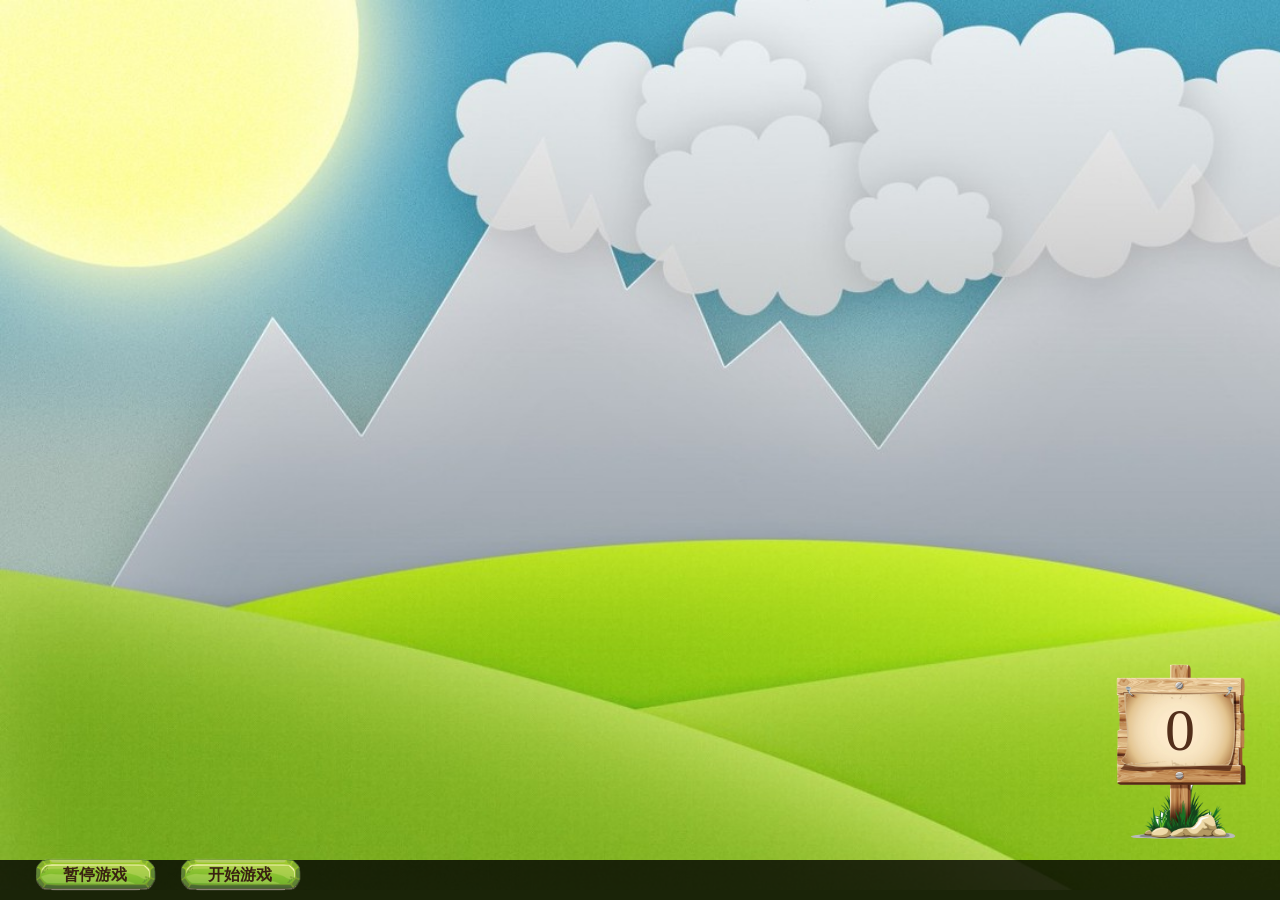
<file: WordGame/index.html>
<!doctype html>
<html lang="en">
<head>
<meta charset="UTF-8">
<title>打字游戏</title>
<script src="jquery.js"></script>
<script src="typegame.js"></script>
<script>
	$(function(){
		new typegame();
	})
</script>
</head>
<style>
	body{
		margin:0;
		background:url(game.jpg) no-repeat;
		background-size:cover;
		font-family: "幼圆";
		background:#E8F0F0;
		overflow:hidden;
	}
	.stop1{
		width:130px;
		height:50px;
		background:red;
		position:absolute;bottom:0;left:30px;
		text-align:center;
		cursor: pointer;
		background:url("stop.png");
		background-size:130px 50px;
		line-height:50px;
		color:#392112;
		font-size:16px;
		z-index:6666666;
		font-weight:bold;
	}
	.screen1{
		width:100%;
		height:100%;
		background:url(img/dz2.jpg) no-repeat;
		background-size:cover;
		margin:0 auto; padding:0;
		position:relative;overflow:hidden;
	}
	.xiabian{
		width:100%;
		height:40px;
		background:#000;
		position:absolute;bottom:0;right:0;
		opacity:0.8;
		filter:alpha(opacity=80);
	}
	@keyframes cg {
		0%{
			transform:translateY(-50%);
		}100%{
			transform:translateY(0%);
		}
	}
	@keyframes cgfont {
		0%{
			transform:scale(0,0);
		}100%{
			transform:scale(1,1);
		 }
	}
	body{
		background:#84B526;
	}
</style>
<body>
<div class="screen1">
</div>
<div class="stop1">暂停游戏</div>
<div class="xiabian"></div>


</body>
</html>
</file>
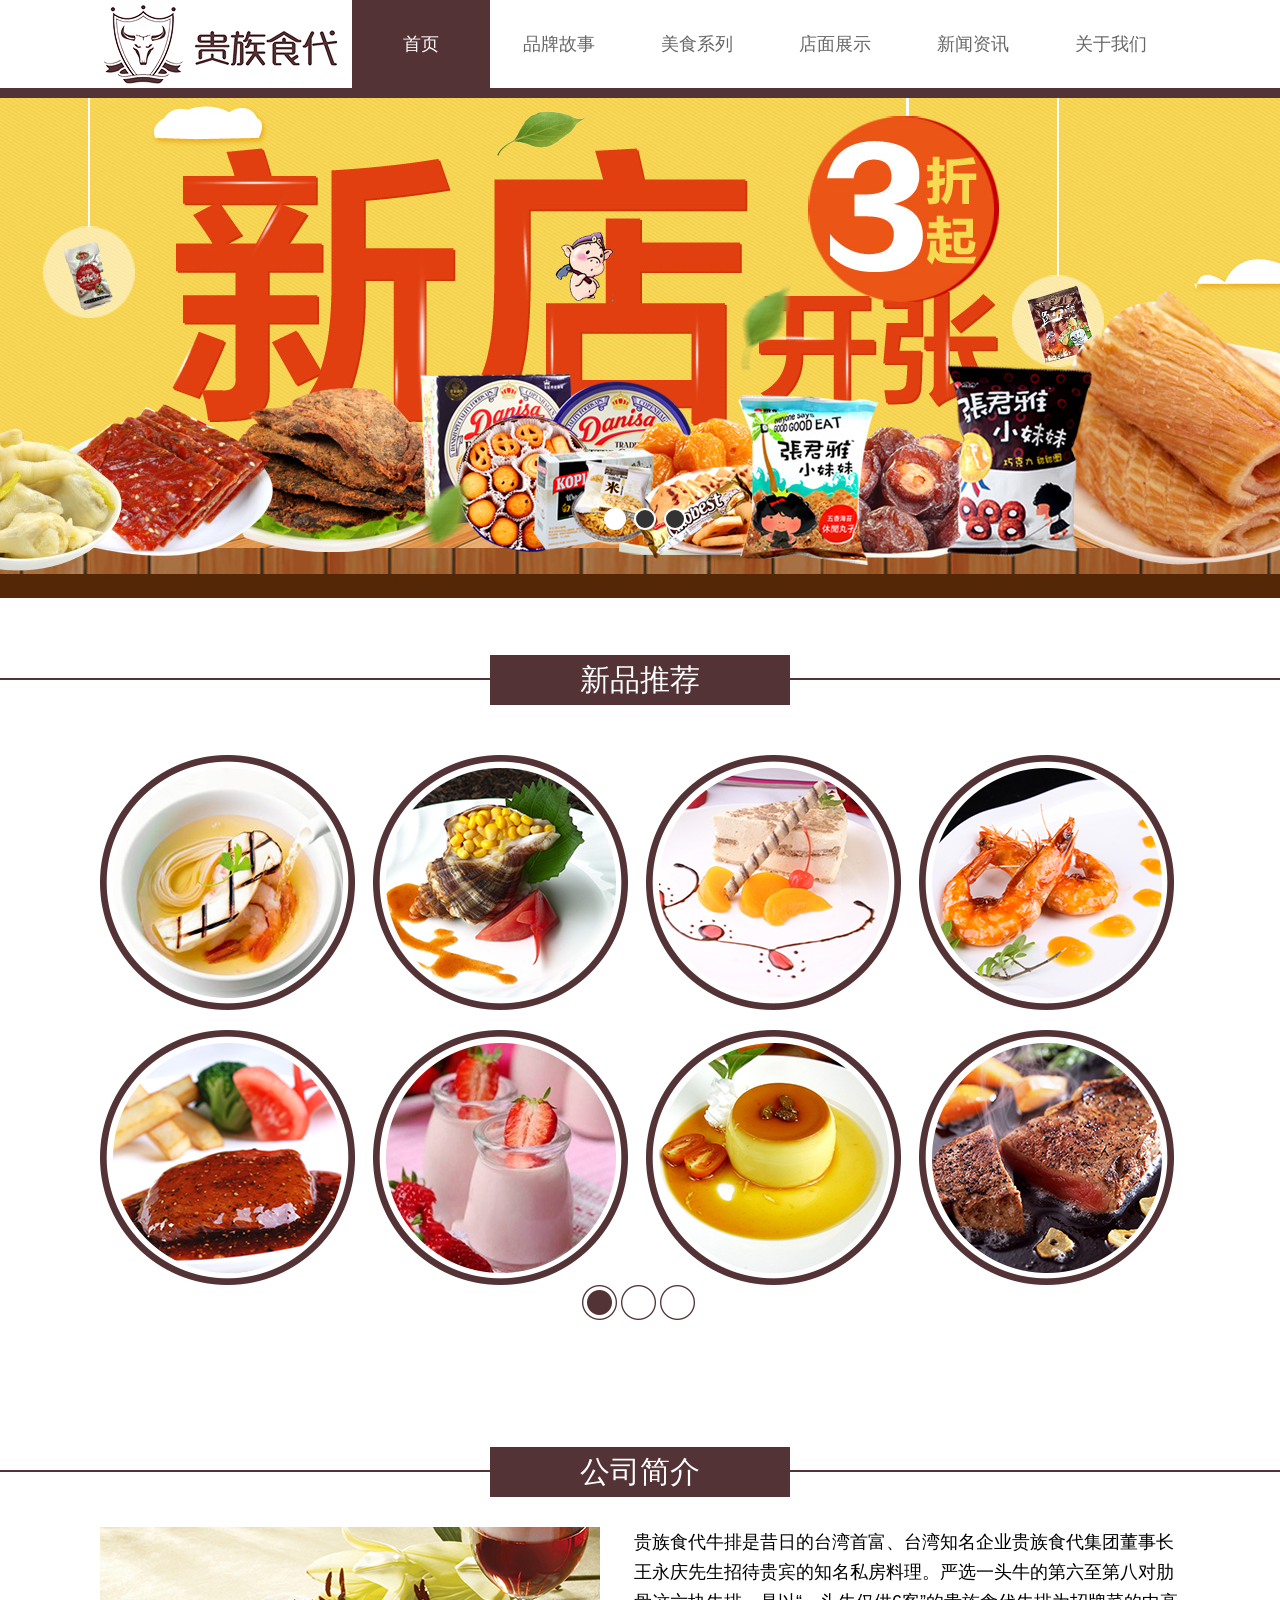
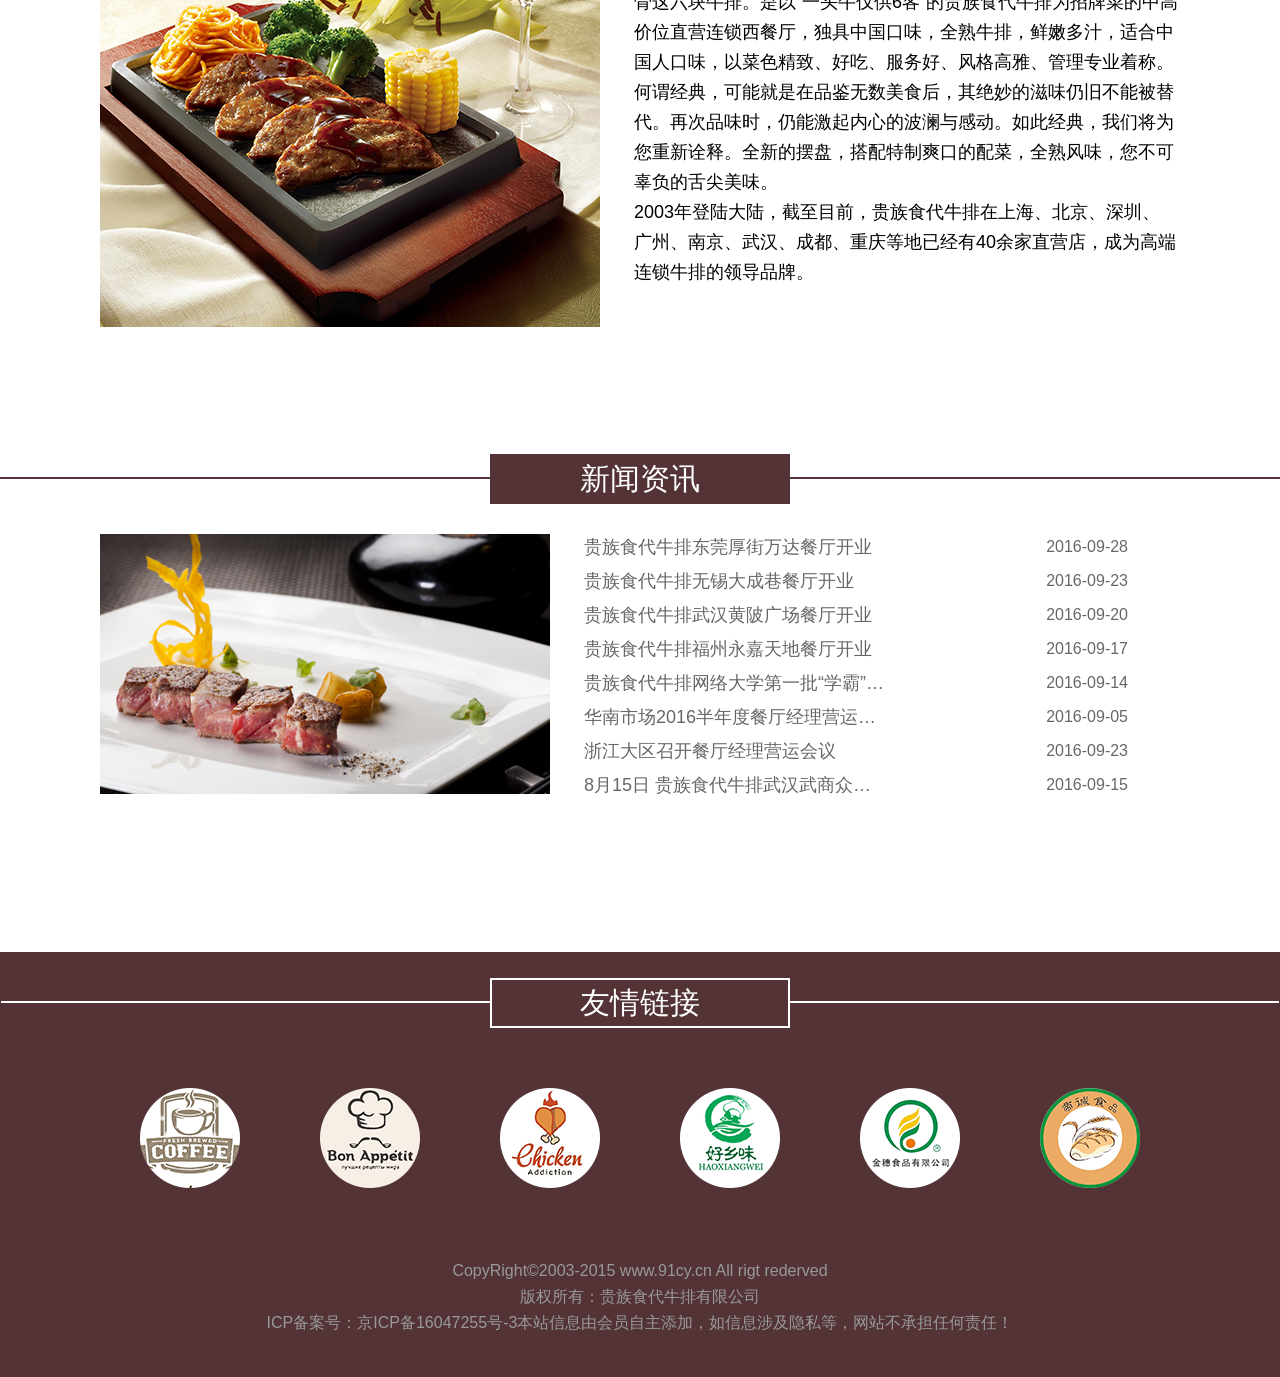
<file: xiangmu/index.html>
<!DOCTYPE html>
<html>
	<head>
		<meta charset="UTF-8">
		<!-- 优先使用 IE 最新版本和 Chrome -->
		<meta http-equiv="X-UA-Compatible" content="IE=edge,chrome=1"/>
		
		<title>首页</title>
		<link rel="stylesheet" type="text/css" href="css/common.css"/>
		<link rel="stylesheet" type="text/css" href="css/style.css"/>
	</head>
	<body>
		<div class="clearfix nav">
			<a class="logo" href="javascript:;"></a>
			<ul class="clearfix nav-wrap">
				<li><a class="nav-item nav-active" href="index.html">首页</a></li>
				<li><a class="nav-item" href="pinpai.html">品牌故事</a></li>
				<li><a class="nav-item" href="meishi.html">美食系列</a></li>
				<li><a class="nav-item" href="shop.html">店面展示</a></li>
				<li><a class="nav-item" href="news.html">新闻资讯</a></li>
				<li><a class="nav-item" href="about-us.html">关于我们</a></li>
			</ul>
		</div>
		
		<div id="container">
			<div id="buttons">
		        <span index="1" class="on"></span>
		        <span index="2"></span>
		        <span index="3"></span>
		    </div>
		    <a href="javascript:;" id="prev" class="arrow"><img src="img/l.png"/></a>
		    <a href="javascript:;" id="next" class="arrow"><img src="img/r.png"/></a>
		</div>
		
		<div class="new-wrap">
			<p class="newfood-tit">新品推荐</p>
			<div class="newfood-box clearfix" id="newfood-table">
				<ul class="newfood-wrap clearfix newfood-show">
					<li class="newfood-item newfood-right newfood-li1">
						<a href="meishi-con.html" class="newfood-p1">茶漱海鲜汤</a>
					</li>
					<li class="newfood-item newfood-right newfood-li2">
						<a href="meishi-con.html" class="newfood-p2">玉米海螺沟</a>
					</li>
					<li class="newfood-item newfood-right newfood-li3">
						<a href="meishi-con.html" class="newfood-p3">芝士蛋糕卷</a>
					</li>
					<li class="newfood-item newfood-li4">
						<a href="meishi-con.html" class="newfood-p4">芝士大虾</a>
					</li>
					<li class="newfood-item newfood-right newfood-li5">
						<a href="meishi-con.html" class="newfood-p5">西冷牛排</a>
					</li>
					<li class="newfood-item newfood-right newfood-li6">
						<a href="meishi-con.html" class="newfood-p6">草莓布丁杯</a>
					</li>
					<li class="newfood-item newfood-right newfood-li7">
						<a href="meishi-con.html" class="newfood-p7">黑椒牛排</a>
					</li>
					<li class="newfood-item newfood-li8">
						<a href="meishi-con.html" class="newfood-p8">茶漱海鲜汤</a>
					</li>
				</ul>
				<ul class="newfood-wrap clearfix">
					<li class="newfood-item newfood-right newfood-li5">
						<a href="meishi-con.html" class="newfood-p5">西冷牛排</a>
					</li>
					<li class="newfood-item newfood-right newfood-li6">
						<a href="meishi-con.html" class="newfood-p6">草莓布丁杯</a>
					</li>
					<li class="newfood-item newfood-right newfood-li7">
						<a href="meishi-con.html" class="newfood-p7">黑椒牛排</a>
					</li>
					<li class="newfood-item newfood-li8">
						<a href="meishi-con.html" class="newfood-p8">茶漱海鲜汤</a>
					</li>
					<li class="newfood-item newfood-right newfood-li1">
						<a href="meishi-con.html" class="newfood-p1">茶漱海鲜汤</a>
					</li>
					<li class="newfood-item newfood-right newfood-li2">
						<a href="meishi-con.html" class="newfood-p2">玉米海螺沟</a>
					</li>
					<li class="newfood-item newfood-right newfood-li3">
						<a href="meishi-con.html" class="newfood-p3">芝士蛋糕卷</a>
					</li>
					<li class="newfood-item newfood-li4">
						<a href="meishi-con.html" class="newfood-p4">芝士大虾</a>
					</li>
				</ul>
				<ul class="newfood-wrap clearfix">
					<li class="newfood-item newfood-right newfood-li3">
						<a href="meishi-con.html" class="newfood-p3">芝士蛋糕卷</a>
					</li>
					<li class="newfood-item newfood-li4">
						<a href="meishi-con.html" class="newfood-p4">芝士大虾</a>
					</li>
					<li class="newfood-item newfood-right newfood-li1">
						<a href="meishi-con.html" class="newfood-p1">茶漱海鲜汤</a>
					</li>
					<li class="newfood-item newfood-right newfood-li2">
						<a href="meishi-con.html" class="newfood-p2">玉米海螺沟</a>
					</li>
					<li class="newfood-item newfood-right newfood-li7">
						<a href="meishi-con.html" class="newfood-p7">黑椒牛排</a>
					</li>
					<li class="newfood-item newfood-right newfood-li5">
						<a href="meishi-con.html" class="newfood-p5">西冷牛排</a>
					</li>
					<li class="newfood-item newfood-right newfood-li6">
						<a href="meishi-con.html" class="newfood-p6">草莓布丁杯</a>
					</li>
					<li class="newfood-item newfood-li8">
						<a href="meishi-con.html" class="newfood-p8">茶漱海鲜汤</a>
					</li>
				</ul>
			</div>
			<div class="clearfix" id="newfood-span">
				<span style="background: url(img/icon-2.png);"></span>
				<span></span>
				<span></span>
			</div>
		</div>
		<div class="company-wrap">
			<p class="company-tit">公司简介</p>
			<dl class="clearfix company-dl">
				<dt class="company-dt">
					<img src="img/pic1.png"/>
				</dt>
				<dd class="company-dd">
					<p>贵族食代牛排是昔日的台湾首富、台湾知名企业贵族食代集团董事长王永庆先生招待贵宾的知名私房料理。严选一头牛的第六至第八对肋骨这六块牛排。是以“一头牛仅供6客”的贵族食代牛排为招牌菜的中高价位直营连锁西餐厅，独具中国口味，全熟牛排，鲜嫩多汁，适合中国人口味，以菜色精致、好吃、服务好、风格高雅、管理专业着称。</p>
					<p>何谓经典，可能就是在品鉴无数美食后，其绝妙的滋味仍旧不能被替代。再次品味时，仍能激起内心的波澜与感动。如此经典，我们将为您重新诠释。全新的摆盘，搭配特制爽口的配菜，全熟风味，您不可辜负的舌尖美味。</p>
					<p>2003年登陆大陆，截至目前，贵族食代牛排在上海、北京、深圳、广州、南京、武汉、成都、重庆等地已经有40余家直营店，成为高端连锁牛排的领导品牌。</p>
				</dd>
			</dl>
		</div>
		<div class="news-wrap">
			<p class="news-tit">新闻资讯</p>
			<dl class="clearfix news-dl">
				<dt class="news-dt">
					<img src="img/pic2.jpg"/>
				</dt>
				<dd class="news-dd">
					<a href="news-con.html" class="news-link clearfix">
						<p class="link-tit">贵族食代牛排东莞厚街万达餐厅开业</p>
						<p class="link-time">2016-09-28</p>
					</a>
					<a href="news-con.html" class="news-link clearfix">
						<p class="link-tit">贵族食代牛排无锡大成巷餐厅开业</p>
						<p class="link-time">2016-09-23</p>
					</a>
					<a href="news-con.html" class="news-link clearfix">
						<p class="link-tit">贵族食代牛排武汉黄陂广场餐厅开业</p>
						<p class="link-time">2016-09-20</p>
					</a>
					<a href="news-con.html" class="news-link clearfix">
						<p class="link-tit">贵族食代牛排福州永嘉天地餐厅开业</p>
						<p class="link-time">2016-09-17</p>
					</a>
					<a href="news-con.html" class="news-link clearfix">
						<p class="link-tit">贵族食代牛排网络大学第一批“学霸”亮相</p>
						<p class="link-time">2016-09-14</p>
					</a>
					<a href="news-con.html" class="news-link clearfix">
						<p class="link-tit">华南市场2016半年度餐厅经理营运会召开</p>
						<p class="link-time">2016-09-05</p>
					</a>
					<a href="news-con.html" class="news-link clearfix">
						<p class="link-tit">浙江大区召开餐厅经理营运会议</p>
						<p class="link-time">2016-09-23</p>
					</a>
					<a href="news-con.html" class="news-link clearfix">
						<p class="link-tit">8月15日 贵族食代牛排武汉武商众圆餐厅开业</p>
						<p class="link-time">2016-09-15</p>
					</a>
				</dd>
			</dl>
		</div>
		<div class="foot">
			<div class="foot-wrap">
				<p class="foot-tit">友情链接</p>
				<ul class="foot-link clearfix">
					<li class="foot-pic">
						<a href="javascript:;"><img src="img/link6.png"/></a>
					</li>
					<li class="foot-pic">
						<a href="javascript:;"><img src="img/link5.png"/></a>
					</li>
					<li class="foot-pic">
						<a href="javascript:;"><img src="img/link4.png"/></a>
					</li>
					<li class="foot-pic">
						<a href="javascript:;"><img src="img/link3.png"/></a>
					</li>
					<li class="foot-pic">
						<a href="javascript:;"><img src="img/link2.png"/></a>
					</li>
					<li class="foot-pic">
						<a href="javascript:;"><img src="img/link1.png"/></a>
					</li>
				</ul>
				<div class="copyright">
					<p>CopyRight©2003-2015 www.91cy.cn All rigt rederved</p>
					<p>版权所有：贵族食代牛排有限公司</p>
					<p>ICP备案号：京ICP备16047255号-3本站信息由会员自主添加，如信息涉及隐私等，网站不承担任何责任！</p>
				</div>
			</div>
		</div>
		
	</body>
	<!--jq调用-->
	<script src="js/jquery-1.11.0.js" type="text/javascript"></script>

	<script type="text/javascript">
		//导航当前项切换	
		$(".nav-item").click(function(){
			$(this).parent("li").siblings().children().removeClass("nav-active");		
			//点击对象的父级（li）的兄弟级（li）的子集（a）移除类
			$(this).addClass("nav-active");												
			//给点击对象添加类
		});
	   	  //新品推荐table切换
	    var nSpan = document.getElementById("newfood-span");
			var newspan = nSpan.querySelectorAll("span");
			var oUl  = document.getElementById("newfood-table");
			var uls = oUl.querySelectorAll("ul");
			var last=newspan[0];
			for(var i=0;i<newspan.length;i++){
					newspan[i].index=i;  //给每一个按钮添加一个自定义属性，存储的是他们对应的索引值；
					newspan[i].onclick=function(){
						last.style.background="url(img/icon.png)";  //把上一次点击对象的背景更换掉
						uls[last.index].style.display="none"; //上一个对应的div，让他隐藏
						this.style.background="url(img/icon-2.png)"; //给当前点击的按钮添加背景
						uls[this.index].style.display="block"; //当前点击按钮对应的div显示			
						last=this; 	//把上一次点击的对象更新成当前点击的对象
					};
				};
	</script>
</html>
</file>
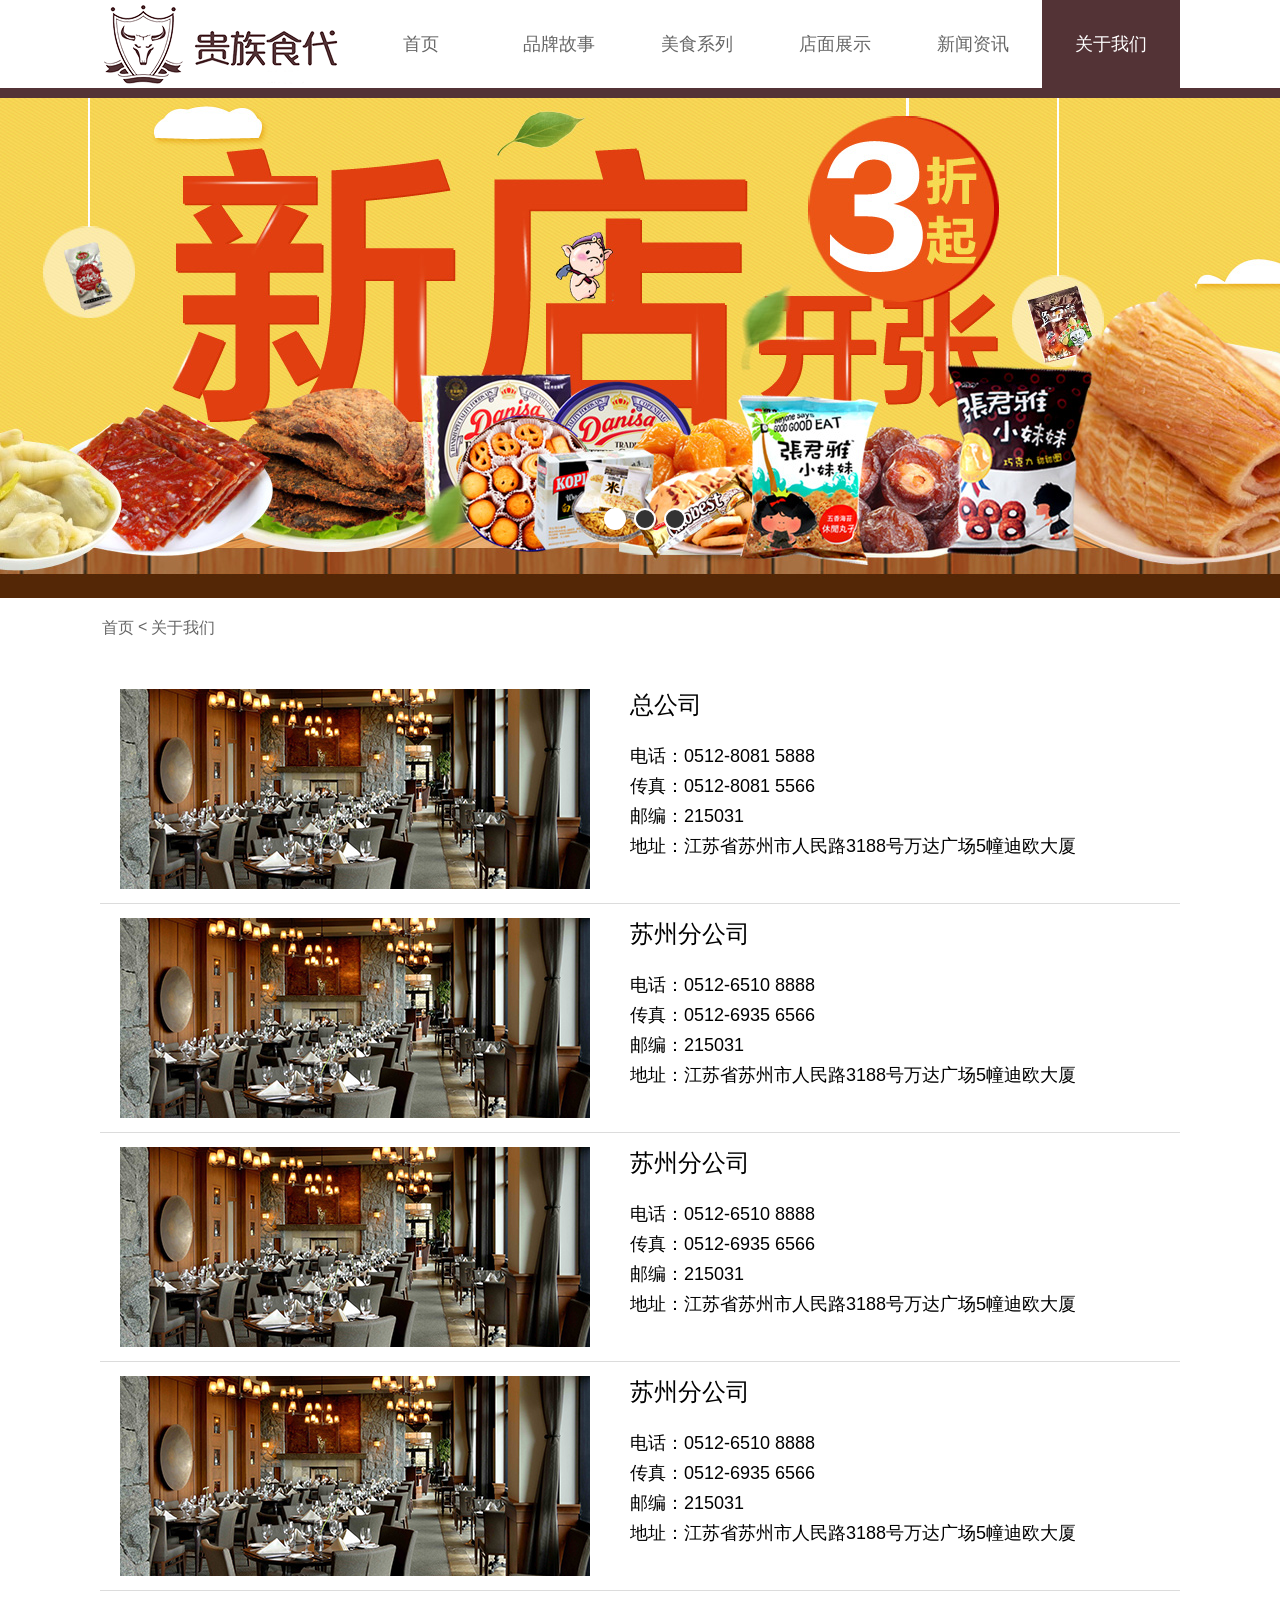
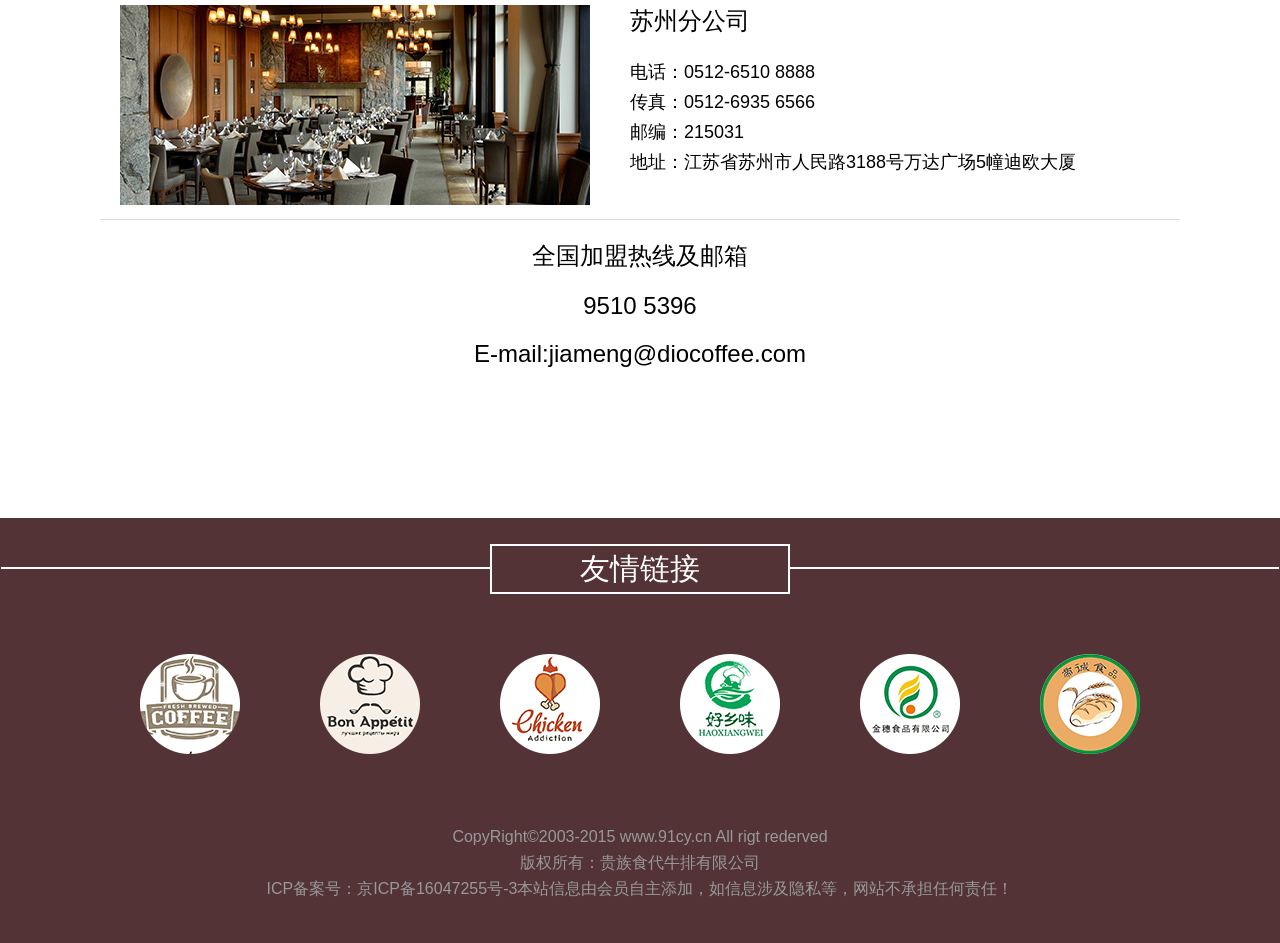
<file: xiangmu/about-us.html>
<!DOCTYPE html>
<html>
	<head>
		<meta charset="UTF-8">
		<title>关于我们</title>
		<link rel="stylesheet" type="text/css" href="css/common.css"/>
		<link rel="stylesheet" type="text/css" href="css/style.css"/>
	</head>
	<body>
		<div class="clearfix nav">
			<a class="logo" href="javascript:;"></a>
			<ul class="clearfix nav-wrap">
				<li><a class="nav-item" href="index.html">首页</a></li>
				<li><a class="nav-item" href="pinpai.html">品牌故事</a></li>
				<li><a class="nav-item" href="meishi.html">美食系列</a></li>
				<li><a class="nav-item" href="shop.html">店面展示</a></li>
				<li><a class="nav-item" href="news.html">新闻资讯</a></li>
				<li><a class="nav-item nav-active" href="about-us.html">关于我们</a></li>
			</ul>
		</div>
		
		<div id="container">
			<div id="buttons">
		        <span index="1" class="on"></span>
		        <span index="2"></span>
		        <span index="3"></span>
		    </div>
		    <a href="javascript:;" id="prev" class="arrow"><img src="img/l.png"/></a>
		    <a href="javascript:;" id="next" class="arrow"><img src="img/r.png"/></a>
		</div>
		
		<ul class="breadnav clearfix">
			<li class="bnav-item"><a href="index.html">首页</a></li>
			<li class="bnav-item">&lt;</li>
			<li class="bnav-item"><a href="about-us.html">关于我们</a></li>
		</ul>
		
		<div class="about-wrap">  
			<dl class="about-dl clearfix">
				<dt class="about-pic">
					<img src="img/about-pic1.jpg"/>
				</dt>
				<dd class="about-txt">
					<h3 class="about-h">总公司</h3>
					<p class="about-p">电话：0512-8081 5888</p>
					<p class="about-p">传真：0512-8081 5566</p>
					<p class="about-p">邮编：215031</p>
					<p class="about-p">地址：江苏省苏州市人民路3188号万达广场5幢迪欧大厦</p>
				</dd>
			</dl>
			<dl class="about-dl clearfix">
				<dt class="about-pic">
					<img src="img/about-pic1.jpg"/>
				</dt>
				<dd class="about-txt">
					<h3 class="about-h">苏州分公司</h3>
					<p class="about-p">电话：0512-6510 8888 </p>
					<p class="about-p">传真：0512-6935 6566 </p>
					<p class="about-p">邮编：215031</p>
					<p class="about-p">地址：江苏省苏州市人民路3188号万达广场5幢迪欧大厦</p>
				</dd>
			</dl>
			<dl class="about-dl clearfix">
				<dt class="about-pic">
					<img src="img/about-pic1.jpg"/>
				</dt>
				<dd class="about-txt">
					<h3 class="about-h">苏州分公司</h3>
					<p class="about-p">电话：0512-6510 8888 </p>
					<p class="about-p">传真：0512-6935 6566 </p>
					<p class="about-p">邮编：215031</p>
					<p class="about-p">地址：江苏省苏州市人民路3188号万达广场5幢迪欧大厦</p>
				</dd>
			</dl>
			<dl class="about-dl clearfix">
				<dt class="about-pic">
					<img src="img/about-pic1.jpg"/>
				</dt>
				<dd class="about-txt">
					<h3 class="about-h">苏州分公司</h3>
					<p class="about-p">电话：0512-6510 8888 </p>
					<p class="about-p">传真：0512-6935 6566 </p>
					<p class="about-p">邮编：215031</p>
					<p class="about-p">地址：江苏省苏州市人民路3188号万达广场5幢迪欧大厦</p>
				</dd>
			</dl>
			<dl class="about-dl clearfix">
				<dt class="about-pic">
					<img src="img/about-pic1.jpg"/>
				</dt>
				<dd class="about-txt">
					<h3 class="about-h">苏州分公司</h3>
					<p class="about-p">电话：0512-6510 8888 </p>
					<p class="about-p">传真：0512-6935 6566 </p>
					<p class="about-p">邮编：215031</p>
					<p class="about-p">地址：江苏省苏州市人民路3188号万达广场5幢迪欧大厦</p>
				</dd>
			</dl>
			<p class="about-p2">全国加盟热线及邮箱</p>
            <p class="about-p2">9510 5396</p>
			<p class="about-p2">E-mail:jiameng@diocoffee.com</p>
		</div>
		<div class="foot">
			<div class="foot-wrap">
				<p class="foot-tit">友情链接</p>
				<ul class="foot-link clearfix">
					<li class="foot-pic">
						<a href="javascript:;"><img src="img/link6.png"/></a>
					</li>
					<li class="foot-pic">
						<a href="javascript:;"><img src="img/link5.png"/></a>
					</li>
					<li class="foot-pic">
						<a href="javascript:;"><img src="img/link4.png"/></a>
					</li>
					<li class="foot-pic">
						<a href="javascript:;"><img src="img/link3.png"/></a>
					</li>
					<li class="foot-pic">
						<a href="javascript:;"><img src="img/link2.png"/></a>
					</li>
					<li class="foot-pic">
						<a href="javascript:;"><img src="img/link1.png"/></a>
					</li>
				</ul>
				<div class="copyright">
					<p>CopyRight©2003-2015 www.91cy.cn All rigt rederved</p>
					<p>版权所有：贵族食代牛排有限公司</p>
					<p>ICP备案号：京ICP备16047255号-3本站信息由会员自主添加，如信息涉及隐私等，网站不承担任何责任！</p>
				</div>
			</div>
		</div>
		
	</body>
	<!--jq调用-->
	<script src="js/jquery-1.11.0.js" type="text/javascript"></script>

	<script type="text/javascript">
		//导航当前项切换	
		$(".nav-item").click(function(){
			$(this).parent("li").siblings().children().removeClass("nav-active");		
			//点击对象的父级（li）的兄弟级（li）的子集（a）移除类
			$(this).addClass("nav-active");												
			//给点击对象添加类
		});
	</script>
</html>
</file>
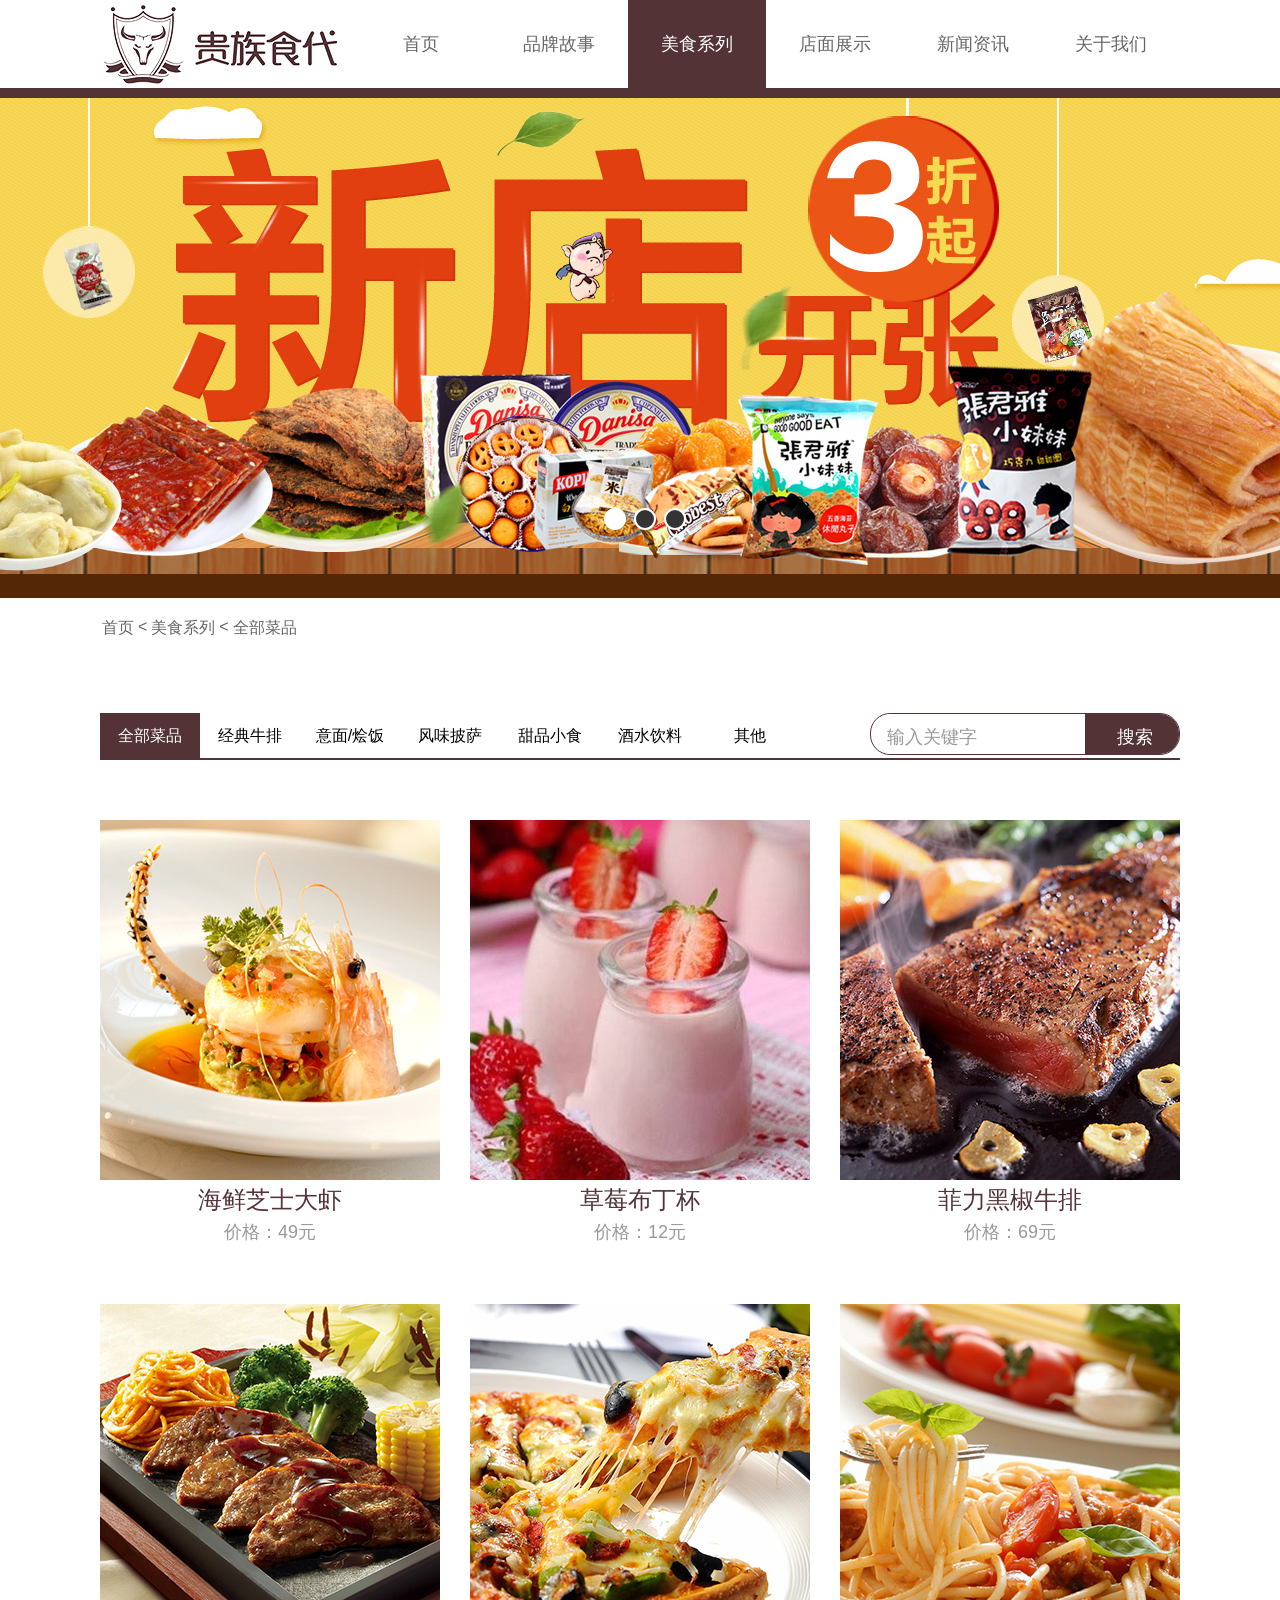
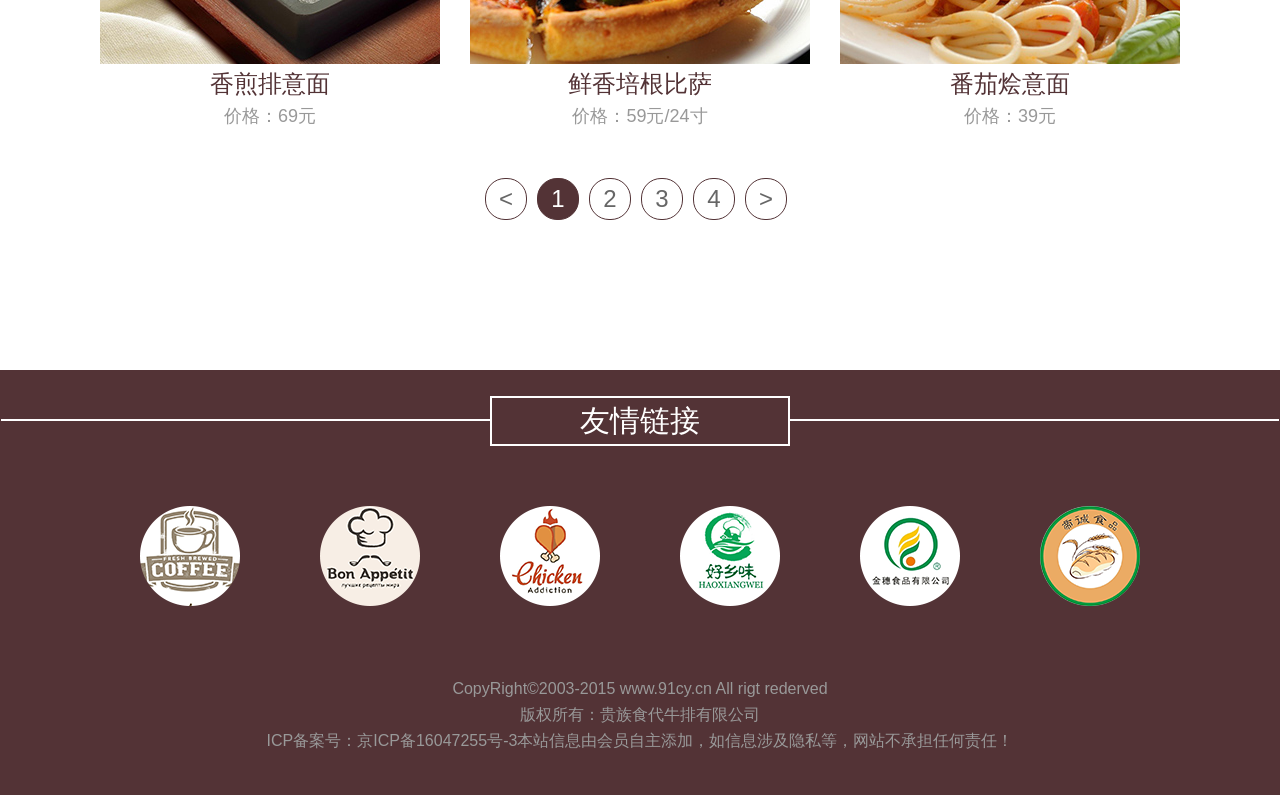
<file: xiangmu/meishi.html>
<!DOCTYPE html>
<html>
	<head>
		<meta charset="UTF-8">
		<title>美食系列</title>
		<link rel="stylesheet" type="text/css" href="css/common.css"/>
		<link rel="stylesheet" type="text/css" href="css/style.css"/>
	</head>
	<body>
		<div class="clearfix nav">
			<a class="logo" href="javascript:;"></a>
			<ul class="clearfix nav-wrap">
				<li><a class="nav-item" href="index.html">首页</a></li>
				<li><a class="nav-item" href="pinpai.html">品牌故事</a></li>
				<li><a class="nav-item nav-active" href="meishi.html">美食系列</a></li>
				<li><a class="nav-item" href="shop.html">店面展示</a></li>
				<li><a class="nav-item" href="news.html">新闻资讯</a></li>
				<li><a class="nav-item" href="about-us.html">关于我们</a></li>
			</ul>
		</div>
		
		<div id="container">
			<div id="buttons">
		        <span index="1" class="on"></span>
		        <span index="2"></span>
		        <span index="3"></span>
		    </div>
		    <a href="javascript:;" id="prev" class="arrow"><img src="img/l.png"/></a>
		    <a href="javascript:;" id="next" class="arrow"><img src="img/r.png"/></a>
		</div>
		
		<ul class="breadnav clearfix">
			<li class="bnav-item"><a href="index.html">首页</a></li>
			<li class="bnav-item">&lt;</li>
			<li class="bnav-item"><a href="meishi.html">美食系列</a></li>
			<li class="bnav-item">&lt;</li>
			<li class="bnav-item"><a href="javascript:;">全部菜品</a></li>
		</ul>
		<div class="clearfix table-wrap" id="tab-span">
			<span class="table-item table-active">全部菜品</span>
			<span class="table-item">经典牛排</span>
			<span class="table-item">意面/烩饭</span>
			<span class="table-item">风味披萨</span>
			<span class="table-item">甜品小食</span>
			<span class="table-item">酒水饮料</span>
			<span class="table-item">其他</span>
			<div class="search clearfix">
				<input class="inp-txt" type="text" name="address" value="输入关键字" 
				onfocus="if(this.value=='输入关键字'){this.value=''};this.style.color='black';"
				onblur="if(this.value==''||this.value=='输入关键字'){this.value='输入关键字';this.style.color='gray';}" />
				<input class="inp-btn" type="button" name="" id="" value="搜索" />
			</div>
		</div>
		<div id="table-div">
			<div class="table-pic table-show clearfix">
				<a href="meishi-con.html" class="ms-wrap ms-right">
					<span class="ms-pic">
						<img src="img/ms-pic1.jpg" alt="" />
					</span>
					<h2 class="ms-tit">海鲜芝士大虾</h2>
					<p class="ms-txt">价格：49元</p>
				</a>
				<a href="meishi-con.html" class="ms-wrap ms-right">
					<span class="ms-pic">
						<img src="img/ms-pic2.jpg" alt="" />
					</span>
					<h2 class="ms-tit">草莓布丁杯</h2>
					<p class="ms-txt">价格：12元</p>
				</a>
				<a href="meishi-con.html" class="ms-wrap">
					<span class="ms-pic">
						<img src="img/ms-pic3.jpg" alt="" />
					</span>
					<h2 class="ms-tit">菲力黑椒牛排</h2>
					<p class="ms-txt">价格：69元</p>
				</a>
				<a href="meishi-con.html" class="ms-wrap ms-right">
					<span class="ms-pic">
						<img src="img/ms-pic4.jpg" alt="" />
					</span>
					<h2 class="ms-tit">香煎排意面</h2>
					<p class="ms-txt">价格：69元</p>
				</a>
				<a href="meishi-con.html" class="ms-wrap ms-right">
					<span class="ms-pic">
						<img src="img/ms-pic5.jpg" alt="" />
					</span>
					<h2 class="ms-tit">鲜香培根比萨</h2>
					<p class="ms-txt">价格：59元/24寸</p>
				</a>
				<a href="meishi-con.html" class="ms-wrap">
					<span class="ms-pic">
						<img src="img/ms-pic6.jpg" alt="" />
					</span>
					<h2 class="ms-tit">番茄烩意面</h2>
					<p class="ms-txt">价格：39元</p>
				</a>
			</div>
			<div class="table-pic clearfix">
				<a href="meishi-con.html" class="ms-wrap">
					<span class="ms-pic">
						<img src="img/ms-pic3.jpg" alt="" />
					</span>
					<h2 class="ms-tit">菲力黑椒牛排</h2>
					<p class="ms-txt">价格：69元</p>
				</a>
			</div>
			<div class="table-pic clearfix">
				<a href="meishi-con.html" class="ms-wrap ms-right">
					<span class="ms-pic">
						<img src="img/ms-pic4.jpg" alt="" />
					</span>
					<h2 class="ms-tit">香煎排意面</h2>
					<p class="ms-txt">价格：69元</p>
				</a>
				<a href="meishi-con.html" class="ms-wrap">
					<span class="ms-pic">
						<img src="img/ms-pic6.jpg" alt="" />
					</span>
					<h2 class="ms-tit">番茄烩意面</h2>
					<p class="ms-txt">价格：39元</p>
				</a>
			</div>
			<div class="table-pic clearfix">
				<a href="meishi-con.html" class="ms-wrap ms-right">
					<span class="ms-pic">
						<img src="img/ms-pic5.jpg" alt="" />
					</span>
					<h2 class="ms-tit">鲜香培根比萨</h2>
					<p class="ms-txt">价格：59元/24寸</p>
				</a>
			</div>
			<div class="table-pic clearfix">
				<a href="meishi-con.html" class="ms-wrap ms-right">
					<span class="ms-pic">
						<img src="img/ms-pic2.jpg" alt="" />
					</span>
					<h2 class="ms-tit">草莓布丁杯</h2>
					<p class="ms-txt">价格：12元</p>
				</a>
			</div>
			<div class="table-pic clearfix">
				<a href="meishi-con.html" class="ms-wrap ms-right">
					<span class="ms-pic">
						<img src="img/ms-pic2.jpg" alt="" />
					</span>
					<h2 class="ms-tit">草莓布丁杯</h2>
					<p class="ms-txt">价格：12元</p>
				</a>
			</div>
			<div class="table-pic clearfix">
				<a href="meishi-con.html" class="ms-wrap ms-right">
					<span class="ms-pic">
						<img src="img/ms-pic1.jpg" alt="" />
					</span>
					<h2 class="ms-tit">海鲜芝士大虾</h2>
					<p class="ms-txt">价格：49元</p>
				</a>
			</div>
			<ul class="ms-paging clearfix">
				<li><a href="javascript:;" class="pag-item">&lt;</a></li>
				<li><a href="javascript:;" class="pag-item pag-active">1</a></li>
				<li><a href="javascript:;" class="pag-item">2</a></li>
				<li><a href="javascript:;" class="pag-item">3</a></li>
				<li><a href="javascript:;" class="pag-item">4</a></li>
				<li><a href="javascript:;" class="pag-item">&gt;</a></li>
			</ul>
		</div>

		<div class="foot">
			<div class="foot-wrap">
				<p class="foot-tit">友情链接</p>
				<ul class="foot-link clearfix">
					<li class="foot-pic">
						<a href="javascript:;"><img src="img/link6.png"/></a>
					</li>
					<li class="foot-pic">
						<a href="javascript:;"><img src="img/link5.png"/></a>
					</li>
					<li class="foot-pic">
						<a href="javascript:;"><img src="img/link4.png"/></a>
					</li>
					<li class="foot-pic">
						<a href="javascript:;"><img src="img/link3.png"/></a>
					</li>
					<li class="foot-pic">
						<a href="javascript:;"><img src="img/link2.png"/></a>
					</li>
					<li class="foot-pic">
						<a href="javascript:;"><img src="img/link1.png"/></a>
					</li>
				</ul>
				<div class="copyright">
					<p>CopyRight©2003-2015 www.91cy.cn All rigt rederved</p>
					<p>版权所有：贵族食代牛排有限公司</p>
					<p>ICP备案号：京ICP备16047255号-3本站信息由会员自主添加，如信息涉及隐私等，网站不承担任何责任！</p>
				</div>
			</div>
		</div>
		
	</body>
	<!--jq调用-->
	<script src="js/jquery-1.11.0.js" type="text/javascript"></script>

	<script type="text/javascript">
		//导航当前项切换	
		$(".nav-item").click(function(){
			$(this).parent("li").siblings().children().removeClass("nav-active");		
			//点击对象的父级（li）的兄弟级（li）的子集（a）移除类
			$(this).addClass("nav-active");												
			//给点击对象添加类
		});
		//美食系列当前项切换
		$(".table-item").click(function(){
			$(this).siblings().removeClass("table-active");
			$(this).addClass("table-active");
		});
	    //美食系列table切换
	    var oSpan = document.getElementById("tab-span");
			var spans = oSpan.querySelectorAll("span");
			var oDiv  = document.getElementById("table-div");
			var divs = oDiv.querySelectorAll("div");
			var last=spans[0];
			for(var i=0;i<spans.length;i++){
					spans[i].index=i;  //给每一个按钮添加一个自定义属性，存储的是他们对应的索引值；
					spans[i].onclick=function(){
						divs[last.index].style.display="none"; //上一个对应的div，让他隐藏
						divs[this.index].style.display="block"; //当前点击按钮对应的div显示			
						last=this; 	//把上一次点击的对象更新成当前点击的对象
					};
				};
	</script>
</html>
</file>
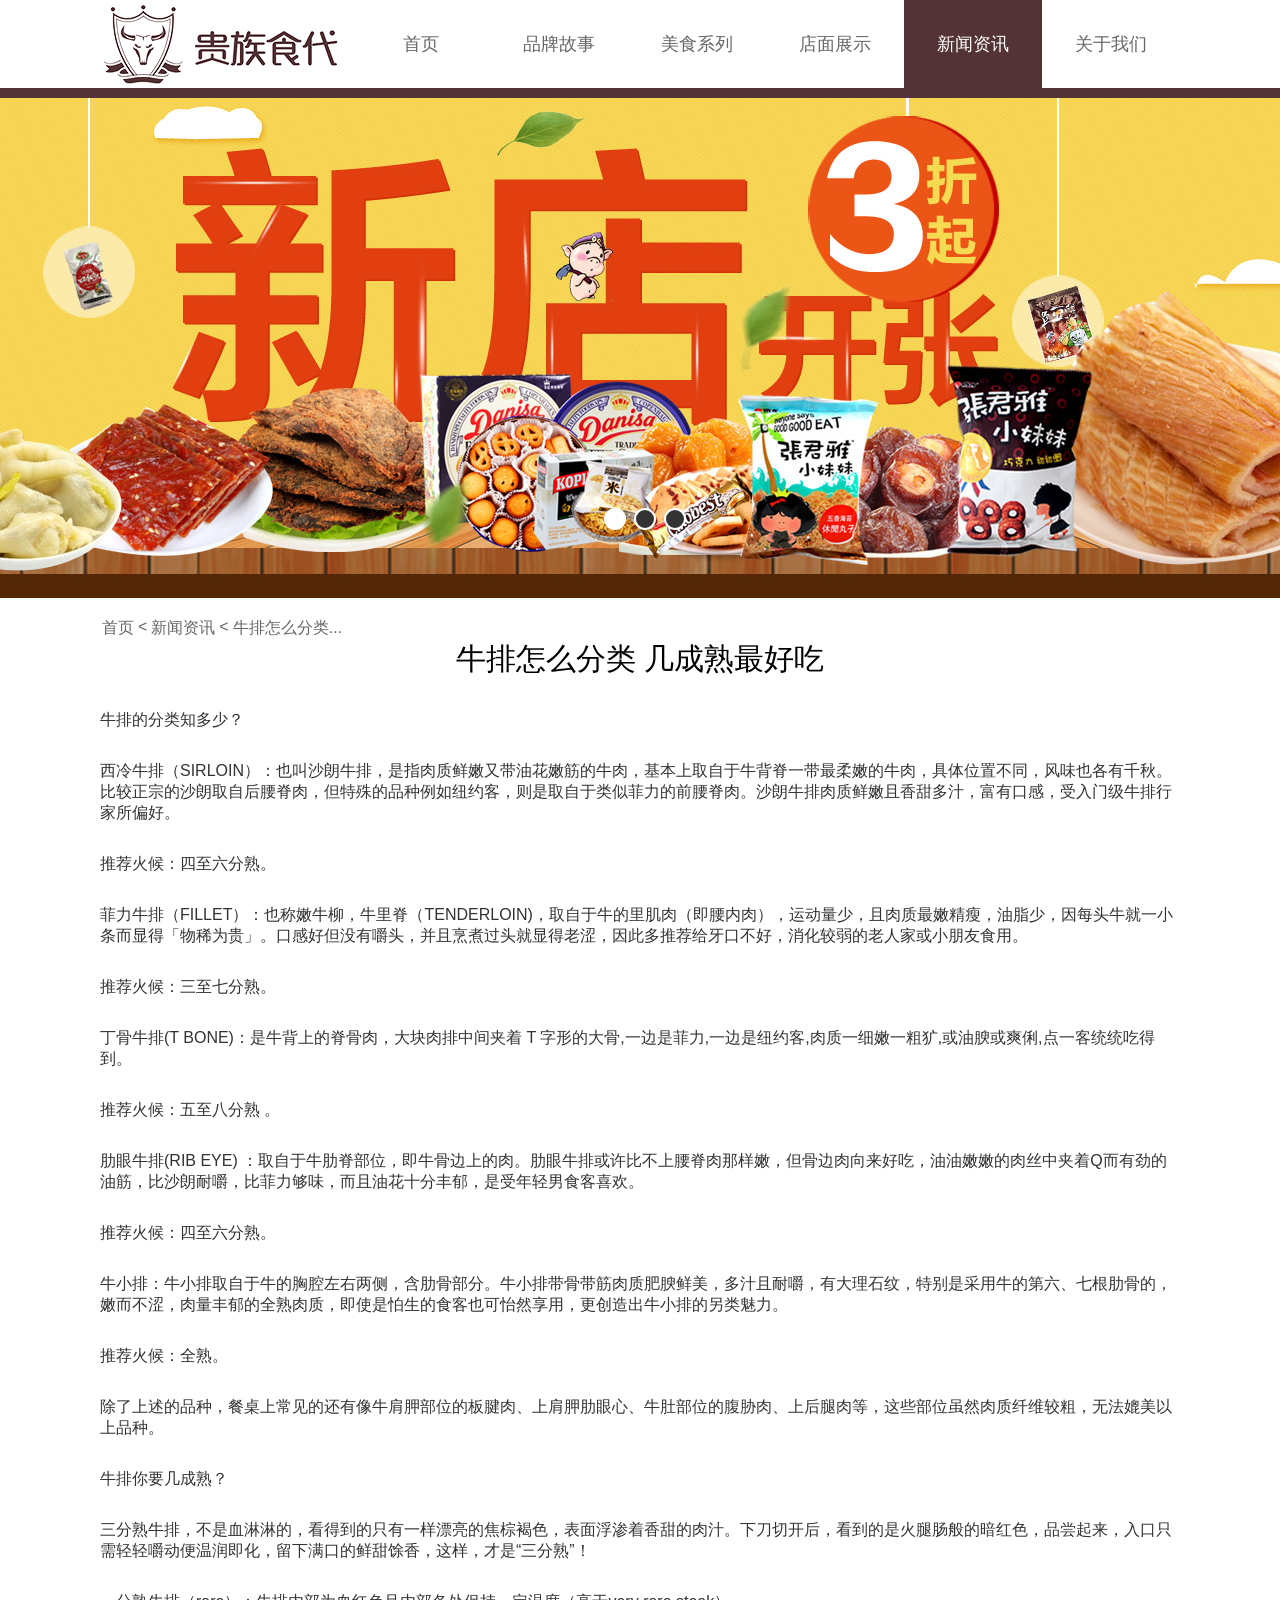
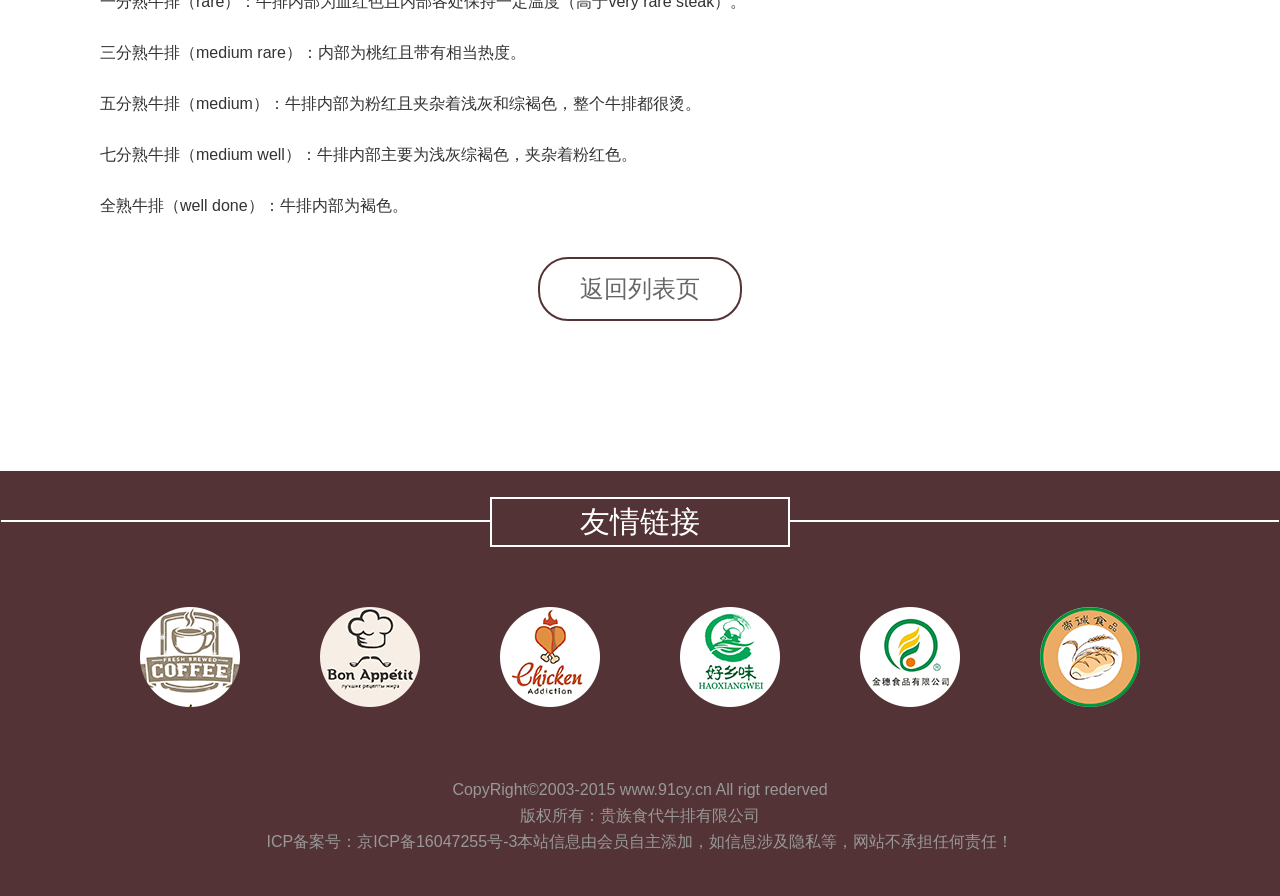
<file: xiangmu/news-con.html>
<!DOCTYPE html>
<html>
	<head>
		<meta charset="UTF-8">
		<title>新闻详情</title>
		<link rel="stylesheet" type="text/css" href="css/common.css"/>
		<link rel="stylesheet" type="text/css" href="css/style.css"/>
	</head>
	<body>
		<div class="clearfix nav">
			<a class="logo" href="javascript:;"></a>
			<ul class="clearfix nav-wrap">
				<li><a class="nav-item" href="index.html">首页</a></li>
				<li><a class="nav-item" href="pinpai.html">品牌故事</a></li>
				<li><a class="nav-item" href="meishi.html">美食系列</a></li>
				<li><a class="nav-item" href="shop.html">店面展示</a></li>
				<li><a class="nav-item nav-active" href="news.html">新闻资讯</a></li>
				<li><a class="nav-item" href="about-us.html">关于我们</a></li>
			</ul>
		</div>
		
		<div id="container">
			<div id="buttons">
		        <span index="1" class="on"></span>
		        <span index="2"></span>
		        <span index="3"></span>
		    </div>
		    <a href="javascript:;" id="prev" class="arrow"><img src="img/l.png"/></a>
		    <a href="javascript:;" id="next" class="arrow"><img src="img/r.png"/></a>
		</div>
		
		<ul class="breadnav clearfix">
			<li class="bnav-item"><a href="index.html">首页</a></li>
			<li class="bnav-item">&lt;</li>
			<li class="bnav-item"><a href="news.html">新闻资讯</a></li>
			<li class="bnav-item">&lt;</li>
			<li class="bnav-item"><a href="javascript:;">牛排怎么分类...</a></li>
		</ul>
		
		<div class="news-conwrap">                                                                                                                                                                                                                                                                                                                                                                                                                                                                                            
			<h1 class="news-contit">牛排怎么分类 几成熟最好吃</h1>
			<p class="news-conitem">牛排的分类知多少？</p>
			<p class="news-conitem">西冷牛排（SIRLOIN）：也叫沙朗牛排，是指肉质鲜嫩又带油花嫩筋的牛肉，基本上取自于牛背脊一带最柔嫩的牛肉，具体位置不同，风味也各有千秋。比较正宗的沙朗取自后腰脊肉，但特殊的品种例如纽约客，则是取自于类似菲力的前腰脊肉。沙朗牛排肉质鲜嫩且香甜多汁，富有口感，受入门级牛排行家所偏好。</p>
			<p class="news-conitem">推荐火候：四至六分熟。</p>
			<p class="news-conitem">菲力牛排（FILLET）：也称嫩牛柳，牛里脊（TENDERLOIN)，取自于牛的里肌肉（即腰内肉），运动量少，且肉质最嫩精瘦，油脂少，因每头牛就一小条而显得「物稀为贵」。口感好但没有嚼头，并且烹煮过头就显得老涩，因此多推荐给牙口不好，消化较弱的老人家或小朋友食用。</p>
			<p class="news-conitem">推荐火候：三至七分熟。</p>
			<p class="news-conitem">丁骨牛排(T BONE)：是牛背上的脊骨肉，大块肉排中间夹着 T 字形的大骨,一边是菲力,一边是纽约客,肉质一细嫩一粗犷,或油腴或爽俐,点一客统统吃得到。</p>
			<p class="news-conitem">推荐火候：五至八分熟 。</p>
			<p class="news-conitem">肋眼牛排(RIB EYE) ：取自于牛肋脊部位，即牛骨边上的肉。肋眼牛排或许比不上腰脊肉那样嫩，但骨边肉向来好吃，油油嫩嫩的肉丝中夹着Q而有劲的油筋，比沙朗耐嚼，比菲力够味，而且油花十分丰郁，是受年轻男食客喜欢。</p>
			<p class="news-conitem">推荐火候：四至六分熟。</p>
			<p class="news-conitem">牛小排：牛小排取自于牛的胸腔左右两侧，含肋骨部分。牛小排带骨带筋肉质肥腴鲜美，多汁且耐嚼，有大理石纹，特别是采用牛的第六、七根肋骨的，嫩而不涩，肉量丰郁的全熟肉质，即使是怕生的食客也可怡然享用，更创造出牛小排的另类魅力。</p>
			<p class="news-conitem">推荐火候：全熟。</p>
			<p class="news-conitem">除了上述的品种，餐桌上常见的还有像牛肩胛部位的板腱肉、上肩胛肋眼心、牛肚部位的腹胁肉、上后腿肉等，这些部位虽然肉质纤维较粗，无法媲美以上品种。</p>
			<p class="news-conitem">牛排你要几成熟？</p>
			<p class="news-conitem">三分熟牛排，不是血淋淋的，看得到的只有一样漂亮的焦棕褐色，表面浮渗着香甜的肉汁。下刀切开后，看到的是火腿肠般的暗红色，品尝起来，入口只需轻轻嚼动便温润即化，留下满口的鲜甜馀香，这样，才是“三分熟”！</p>
			<p class="news-conitem">一分熟牛排（rare）：牛排内部为血红色且内部各处保持一定温度（高于very rare steak）。</p>
			<p class="news-conitem">三分熟牛排（medium rare）：内部为桃红且带有相当热度。</p>
			<p class="news-conitem">五分熟牛排（medium）：牛排内部为粉红且夹杂着浅灰和综褐色，整个牛排都很烫。</p>
			<p class="news-conitem">七分熟牛排（medium well）：牛排内部主要为浅灰综褐色，夹杂着粉红色。</p>
			<p class="news-conitem">全熟牛排（well done）：牛排内部为褐色。</p>
			
			<a href="news.html" class="shop-icon">返回列表页</a>
		</div>

		<div class="foot">
			<div class="foot-wrap">
				<p class="foot-tit">友情链接</p>
				<ul class="foot-link clearfix">
					<li class="foot-pic">
						<a href="javascript:;"><img src="img/link6.png"/></a>
					</li>
					<li class="foot-pic">
						<a href="javascript:;"><img src="img/link5.png"/></a>
					</li>
					<li class="foot-pic">
						<a href="javascript:;"><img src="img/link4.png"/></a>
					</li>
					<li class="foot-pic">
						<a href="javascript:;"><img src="img/link3.png"/></a>
					</li>
					<li class="foot-pic">
						<a href="javascript:;"><img src="img/link2.png"/></a>
					</li>
					<li class="foot-pic">
						<a href="javascript:;"><img src="img/link1.png"/></a>
					</li>
				</ul>
				<div class="copyright">
					<p>CopyRight©2003-2015 www.91cy.cn All rigt rederved</p>
					<p>版权所有：贵族食代牛排有限公司</p>
					<p>ICP备案号：京ICP备16047255号-3本站信息由会员自主添加，如信息涉及隐私等，网站不承担任何责任！</p>
				</div>
			</div>
		</div>
		
	</body>
	<!--jq调用-->
	<script src="js/jquery-1.11.0.js" type="text/javascript"></script>
	<script type="text/javascript">
		//导航当前项切换	
		$(".nav-item").click(function(){
			$(this).parent("li").siblings().children().removeClass("nav-active");		
			//点击对象的父级（li）的兄弟级（li）的子集（a）移除类
			$(this).addClass("nav-active");												
			//给点击对象添加类
		});
		
	</script>
</html>
</file>
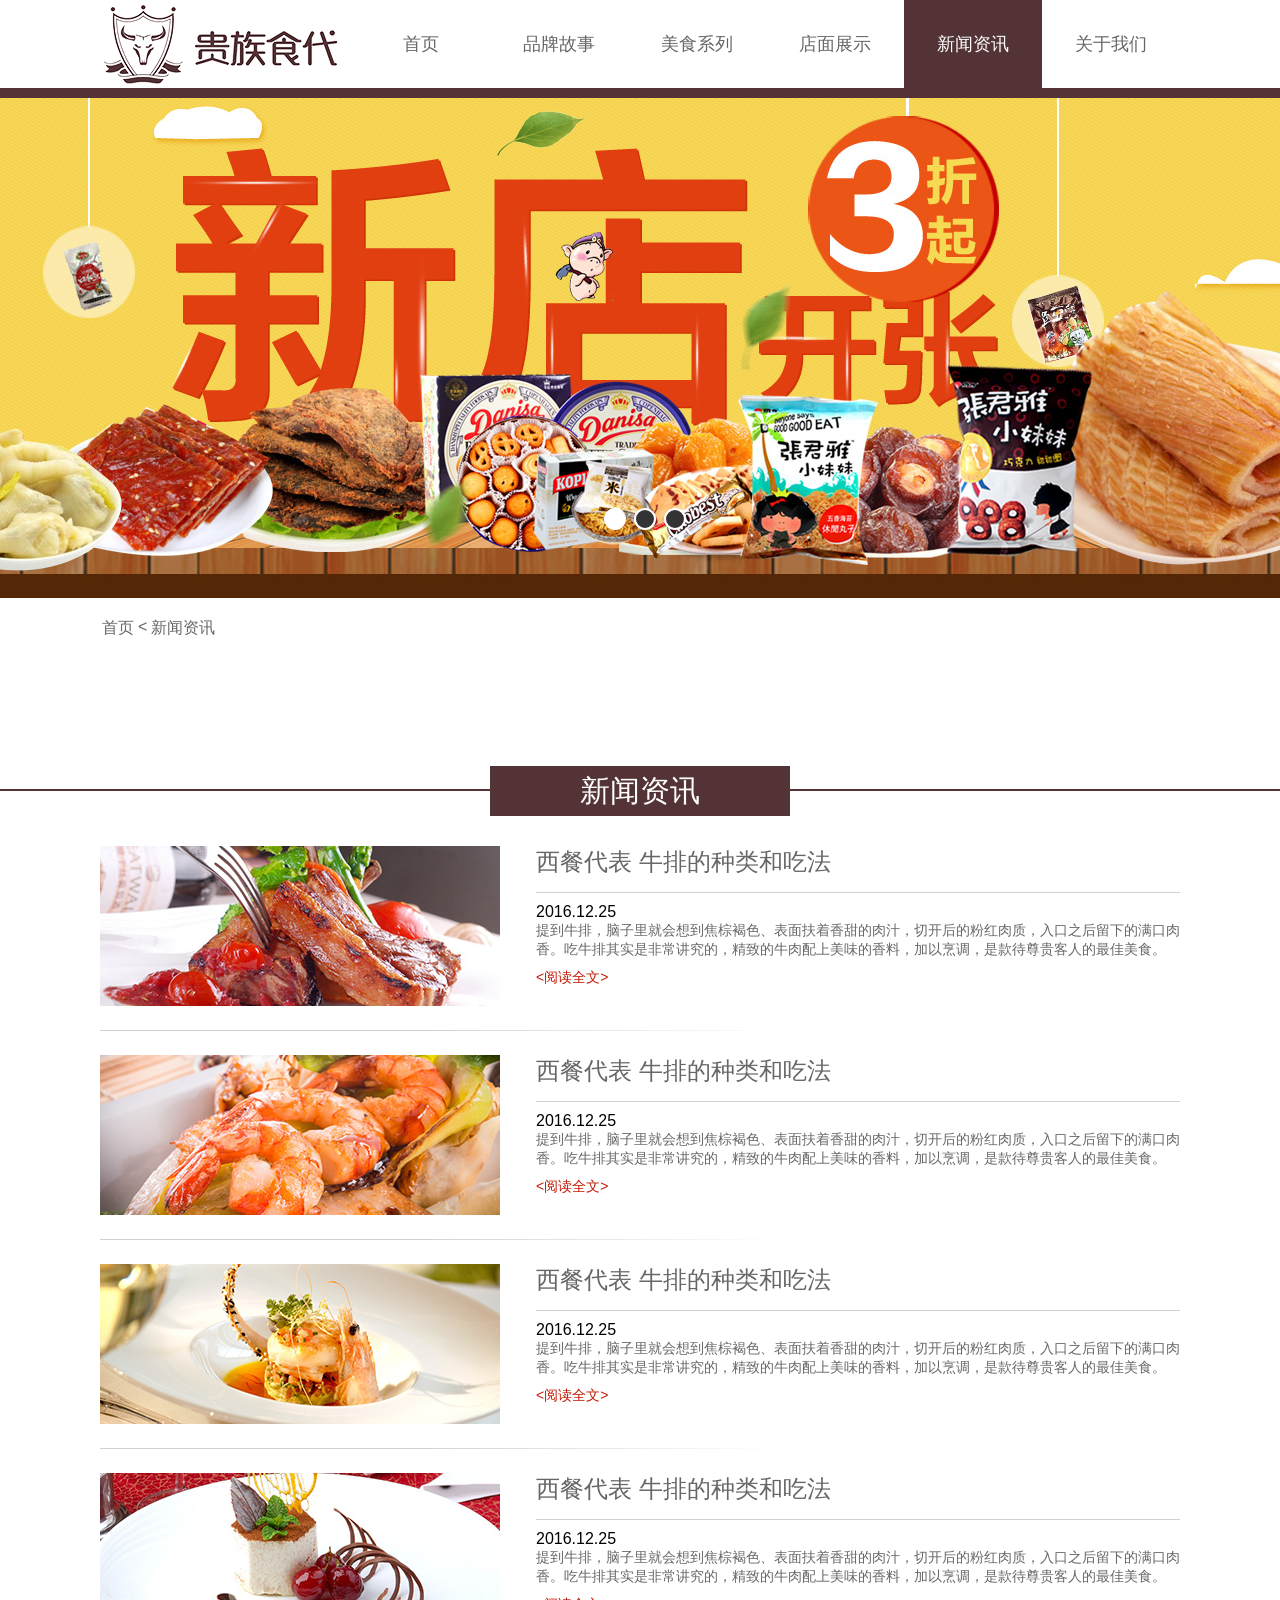
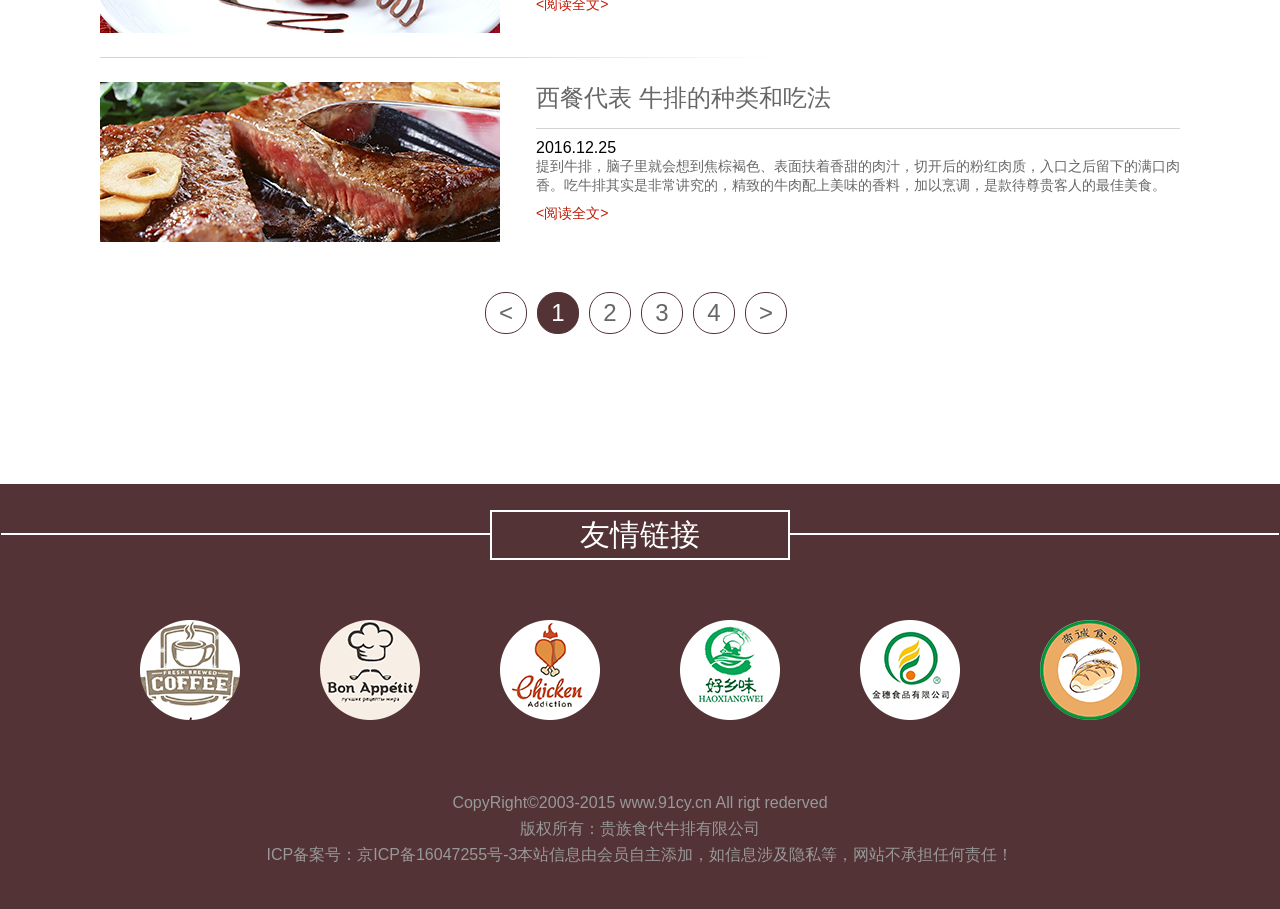
<file: xiangmu/news.html>
<!DOCTYPE html>
<html>
	<head>
		<meta charset="UTF-8">
		<title>新闻资讯</title>
		<link rel="stylesheet" type="text/css" href="css/common.css"/>
		<link rel="stylesheet" type="text/css" href="css/style.css"/>
	</head>
	<body>
		<div class="clearfix nav">
			<a class="logo" href="javascript:;"></a>
			<ul class="clearfix nav-wrap">
				<li><a class="nav-item" href="index.html">首页</a></li>
				<li><a class="nav-item" href="pinpai.html">品牌故事</a></li>
				<li><a class="nav-item" href="meishi.html">美食系列</a></li>
				<li><a class="nav-item" href="shop.html">店面展示</a></li>
				<li><a class="nav-item nav-active" href="news.html">新闻资讯</a></li>
				<li><a class="nav-item" href="about-us.html">关于我们</a></li>
			</ul>
		</div>
		
		<div id="container">
			<div id="buttons">
		        <span index="1" class="on"></span>
		        <span index="2"></span>
		        <span index="3"></span>
		    </div>
		    <a href="javascript:;" id="prev" class="arrow"><img src="img/l.png"/></a>
		    <a href="javascript:;" id="next" class="arrow"><img src="img/r.png"/></a>
		</div>
		
		<ul class="breadnav clearfix">
			<li class="bnav-item"><a href="index.html">首页</a></li>
			<li class="bnav-item">&lt;</li>
			<li class="bnav-item"><a href="news.html">新闻资讯</a></li>
		</ul>
		<div class="newslist-wrap">
			<p class="newslist-tit">新闻资讯</p>
			<dl class="newslist-box clearfix">
				<dt class="newslist-pic">
					<img src="img/news-pic1.jpg"/>
				</dt>
				<dd class="newslist-txt">
					<a href="news-con.html" class="newslist-font24">西餐代表 牛排的种类和吃法</a>
					<ul class="newslist-ul">
						<li class="newslist-li">
							<p class="newslist-time">2016.12.25</p>
						</li>
						<li class="newslist-li">
							<a href="news-con.html" class="newslist-con">提到牛排，脑子里就会想到焦棕褐色、表面扶着香甜的肉汁，切开后的粉红肉质，入口之后留下的满口肉香。吃牛排其实是非常讲究的，精致的牛肉配上美味的香料，加以烹调，是款待尊贵客人的最佳美食。</a>
						</li>
						<li class="newslist-li"><a class="newslist-link" href="news-con.html">&lt;阅读全文&gt;</a></li>
					</ul>
				</dd>
			</dl>
			<span class="news-line">
				<img src="img/news-line.png"/>
			</span>
			<dl class="newslist-box clearfix">
				<dt class="newslist-pic">
					<img src="img/news-pic2.jpg"/>
				</dt>
				<dd class="newslist-txt">
					<a href="news-con.html" class="newslist-font24">西餐代表 牛排的种类和吃法</a>
					<ul class="newslist-ul">
						<li class="newslist-li">
							<p class="newslist-time">2016.12.25</p>
						</li>
						<li class="newslist-li">
							<a href="news-con.html" class="newslist-con">提到牛排，脑子里就会想到焦棕褐色、表面扶着香甜的肉汁，切开后的粉红肉质，入口之后留下的满口肉香。吃牛排其实是非常讲究的，精致的牛肉配上美味的香料，加以烹调，是款待尊贵客人的最佳美食。</a>
						</li>
						<li class="newslist-li"><a class="newslist-link" href="news-con.html">&lt;阅读全文&gt;</a></li>
					</ul>
				</dd>
			</dl>
			<span class="news-line">
				<img src="img/news-line.png"/>
			</span>
			<dl class="newslist-box clearfix">
				<dt class="newslist-pic">
					<img src="img/news-pic3.jpg"/>
				</dt>
				<dd class="newslist-txt">
					<a href="news-con.html" class="newslist-font24">西餐代表 牛排的种类和吃法</a>
					<ul class="newslist-ul">
						<li class="newslist-li">
							<p class="newslist-time">2016.12.25</p>
						</li>
						<li class="newslist-li">
							<a href="news-con.html" class="newslist-con">提到牛排，脑子里就会想到焦棕褐色、表面扶着香甜的肉汁，切开后的粉红肉质，入口之后留下的满口肉香。吃牛排其实是非常讲究的，精致的牛肉配上美味的香料，加以烹调，是款待尊贵客人的最佳美食。</a>
						</li>
						<li class="newslist-li"><a class="newslist-link" href="news-con.html">&lt;阅读全文&gt;</a></li>
					</ul>
				</dd>
			</dl>
			<span class="news-line">
				<img src="img/news-line.png"/>
			</span>
			<dl class="newslist-box clearfix">
				<dt class="newslist-pic">
					<img src="img/news-pic4.jpg"/>
				</dt>
				<dd class="newslist-txt">
					<a href="news-con.html" class="newslist-font24">西餐代表 牛排的种类和吃法</a>
					<ul class="newslist-ul">
						<li class="newslist-li">
							<p class="newslist-time">2016.12.25</p>
						</li>
						<li class="newslist-li">
							<a href="news-con.html" class="newslist-con">提到牛排，脑子里就会想到焦棕褐色、表面扶着香甜的肉汁，切开后的粉红肉质，入口之后留下的满口肉香。吃牛排其实是非常讲究的，精致的牛肉配上美味的香料，加以烹调，是款待尊贵客人的最佳美食。</a>
						</li>
						<li class="newslist-li"><a class="newslist-link" href="news-con.html">&lt;阅读全文&gt;</a></li>
					</ul>
				</dd>
			</dl>
			<span class="news-line">
				<img src="img/news-line.png"/>
			</span>
			<dl class="newslist-box clearfix">
				<dt class="newslist-pic">
					<img src="img/news-pic5.jpg"/>
				</dt>
				<dd class="newslist-txt">
					<a href="news-con.html" class="newslist-font24">西餐代表 牛排的种类和吃法</a>
					<ul class="newslist-ul">
						<li class="newslist-li">
							<p class="newslist-time">2016.12.25</p>
						</li>
						<li class="newslist-li">
							<a href="news-con.html" class="newslist-con">提到牛排，脑子里就会想到焦棕褐色、表面扶着香甜的肉汁，切开后的粉红肉质，入口之后留下的满口肉香。吃牛排其实是非常讲究的，精致的牛肉配上美味的香料，加以烹调，是款待尊贵客人的最佳美食。</a>
						</li>
						<li class="newslist-li"><a class="newslist-link" href="news-con.html">&lt;阅读全文&gt;</a></li>
					</ul>
				</dd>
			</dl>
			<ul class="shop-paging clearfix">
				<li><a href="javascript:;" class="pag-item">&lt;</a></li>
				<li><a href="news.html" class="pag-item pag-active">1</a></li>
				<li><a href="javascript:;" class="pag-item">2</a></li>
				<li><a href="javascript:;" class="pag-item">3</a></li>
				<li><a href="javascript:;" class="pag-item">4</a></li>
				<li><a href="javascript:;" class="pag-item">&gt;</a></li>
			</ul>
		</div>
		<div class="foot">
			<div class="foot-wrap">
				<p class="foot-tit">友情链接</p>
				<ul class="foot-link clearfix">
					<li class="foot-pic">
						<a href="javascript:;"><img src="img/link6.png"/></a>
					</li>
					<li class="foot-pic">
						<a href="javascript:;"><img src="img/link5.png"/></a>
					</li>
					<li class="foot-pic">
						<a href="javascript:;"><img src="img/link4.png"/></a>
					</li>
					<li class="foot-pic">
						<a href="javascript:;"><img src="img/link3.png"/></a>
					</li>
					<li class="foot-pic">
						<a href="javascript:;"><img src="img/link2.png"/></a>
					</li>
					<li class="foot-pic">
						<a href="javascript:;"><img src="img/link1.png"/></a>
					</li>
				</ul>
				<div class="copyright">
					<p>CopyRight©2003-2015 www.91cy.cn All rigt rederved</p>
					<p>版权所有：贵族食代牛排有限公司</p>
					<p>ICP备案号：京ICP备16047255号-3本站信息由会员自主添加，如信息涉及隐私等，网站不承担任何责任！</p>
				</div>
			</div>
		</div>
		
	</body>
	<!--jq调用-->
	<script src="js/jquery-1.11.0.js" type="text/javascript"></script>
	<script type="text/javascript">
		//导航当前项切换	
		$(".nav-item").click(function(){
			$(this).parent("li").siblings().children().removeClass("nav-active");		
			//点击对象的父级（li）的兄弟级（li）的子集（a）移除类
			$(this).addClass("nav-active");												
			//给点击对象添加类
		});
	</script>
</html>
</file>
<file: listForPC/css/bianqian.css>
*{
    margin:0;
    padding:0;
    list-style: none;
    box-sizing: border-box;
}
html,body{
    height: 100%;
}
section.leftbar{
    width:200px;
    height:100%;
    background: #333;
    position: fixed;
    left:0;
    top:0;
}
.leftbar h3{
    color: #fff;
    font-size: 30px;
    text-align: center;
    margin:40px 0;
}
.leftbar ul li{
    height:30px;
    color: #fff;
    font-size: 16px;
    line-height:30px;
    margin-top: 15px;
    cursor: pointer;
}
.leftbar ul li:first-child:before{
    content: '';
    display: block;
    width:20px;
    height:20px;
    border-radius: 50%;
    background: red;
    float: left;
    margin:5px 10px;
}
.leftbar ul li:nth-child(2):before{
    content: '';
    display: block;
    width:20px;
    height:20px;
    border-radius: 50%;
    background: #1c1dff;
    float: left;
    margin:5px 10px;
}
.leftbar ul li:last-child:before{
    content: '';
    display: block;
    width:20px;
    height:20px;
    border-radius: 50%;
    background: green;
    float: left;
    margin:5px 10px;
}


.main{
    width: auto;
    height: 100%;
    background: url("../img/1.jpg");
    padding-left: 50px;
    display: flex;
    justify-content:center;
    align-items: center;

}
.container{
    width: 660px;
    height: 500px;
    border:1px solid #c9cc93;
    /*box-shadow: 0 0 20px #c9cc93;*/
    background-color: #fff;
    box-shadow: 0 0 15px rgba(0,51,51,0.75),0 1px 0 0 #fff,0 2px 0 0 #fff,0 3px 0 0 #fff,0 4px;
    padding:10px;
    border-radius: 18px;
    position: relative;

}
.container div h3{
    color: #333;
    padding:40px 0;
    text-align: center;
}
.wait,.done{
    width: 100%;
    height:100%;
    position: absolute;
    top:0;
    left:0;
    display: none;
    border-radius: 18px;
    padding:0 30px;
}
.container .add{
    width: 100%;
    height: 100%;
    border-radius: 18px;
}
.add h3{
    padding:30px 0 40px 0!important;
}
.add-text{
    display: block;
    position: relative;
}
.add-text textarea{
    width: 450px;
    height: 300px;
    display: block;
    margin: 0 auto;
    resize: none;
    font-size: 20px;
}
.notice{
    position: absolute;
    right:110px;
    bottom:70px;
}
.guanbi{
    position: absolute;
    top:-75px;
    right:50px;
    font-size: 30px;
    cursor: pointer;
}
.add input{
    width:140px;
    height:40px;
    background: red;
    font-size: 16px;
    margin-left: 250px;
    margin-top: 20px;
    border-radius: 100px;
    border:0;
    color: #fff;
    cursor: pointer;
}
.add input:hover{
    background: #cd0000;
}

.done ul,.wait ul{
    width: 100%;
    height: 300px;
    background-color: #ccfcc3;
    overflow-y: scroll;
    padding:0 10px;
}
.wait ul li,.done ul li{
    width: 100%;
    height: 30px;
    padding: 5px;
    border-bottom: 1px dotted #ccc;
    display: flex;
    justify-content: space-between;
    -webkit-user-select: none;
    -moz-user-select: none;
    -ms-user-select: none;
    user-select: none;
}
.wait ul li,.done ul li:last-child{
    border:0
}
.wait ul li:hover{
    background-color: #14b733;
    cursor: pointer;
}
.done ul li:hover{
    background-color: #14b733;
    cursor: pointer;
}
.xuan li i{
    color: #fff;
}
.done ul li time,.wait ul li time{
    display: inline-block;
    overflow: hidden;
    white-space: nowrap;
    text-overflow: ellipsis;
    width: 152px;

}
.wait ul li p,.done ul li p{
    display: inline-block;
    overflow: hidden;
    white-space: nowrap;
    text-overflow: ellipsis;
    width: 350px;


}
.wait ul li>i.active{
    color: red;
}
.jia{
    display: block;
    width: 90px;
    height: 30px;
    background-color: #07d2a9;
    border-radius: 10px;
    padding:0;
    border:0;
    position: absolute;
    right:20px;
    top:30px;
    color: #fff;
    font-weight: 600;
    font-size: 20px!important;
}
.del{
    width:140px;
    height:40px;
    background: #1C1DFF;
    font-size: 16px;
    margin-left: 230px;
    margin-top: 20px;
    border-radius: 100px;
    border:0;
    color: #fff;
    cursor: pointer;
}
.del1{
    background: #008000;
}
.xianshi{
    width: 100%;
    height: 300px;
    position: absolute;
    top:0;
    left:0;
    right:0;
    bottom:0;
    margin: auto;
    background-color: #E5DFCE;
    display: none;
    padding:0 100px;
}
.xianshi span{
    position: absolute;
    top:10px;
    right:131px;
    font-size: 30px;
    cursor: pointer;
}
.xianshi p{
    width: 450px;
    height: 200px;
    margin: 0 auto;
    overflow-y: scroll;
    display: block;
    border:1px solid #ccc;
    margin-top:54px;
    background-color: #fff;
}
.xianshi ul{
    display: flex;
    justify-content: space-between;
}
.xianshi li{
    margin-top:10px;
    width: auto;
}
.xianshi li input{
    width: 90px;
    height: 30px;
    background-color: #07d2a9;
    border-radius: 10px;
    padding:0;
    border:0;
    color: #333;
}

.addbtn{
    width: 50px;
    height: 50px;
    background: #0cd3ec;
    text-align: center;
    font-size: 40px;
    border-radius: 50%;
    padding: 0;
    color: #fff;
    position: absolute;
    right: -50px;
    top:-50px;
    z-index: 999;
    font-weight: 700;
    -moz-box-shadow: 3px 3px 5px rgba(33,33,33,0.7);
    -webkit-box-shadow: 3px 3px 5px rgba(33,33,33,0.7);
    box-shadow: 3px 3px 5px rgba(33,33,33,0.7);
    cursor: pointer;
    line-height: 45px;
    /*opacity: 0;*/
    user-select: none;
}
.addbtn:hover{
    background: #0badc1;
}

ul input{
    margin-top: 5px;
}
</file>
<file: listForPC/css/iconfont.css>
@font-face {font-family: "iconfont";
  src: url('../font/iconfont.eot?t=1502517722667'); /* IE9*/
  src: url('../font/iconfont.eot?t=1502517722667#iefix') format('embedded-opentype'), /* IE6-IE8 */
  url('../font/iconfont.woff?t=1502517722667') format('woff'), /* chrome, firefox */
  url('../font/iconfont.ttf?t=1502517722667') format('truetype'), /* chrome, firefox, opera, Safari, Android, iOS 4.2+*/
  url('../font/iconfont.svg?t=1502517722667#iconfont') format('svg'); /* iOS 4.1- */
}

.iconfont {
  font-family:"iconfont" !important;
  font-size:16px;
  font-style:normal;
  -webkit-font-smoothing: antialiased;
  -moz-osx-font-smoothing: grayscale;
}

.icon-tianjia:before { content: "\e65d"; }

.icon-zhongyaoxing:before { content: "\e6b8"; }
</file>
<file: listForPhone/css/index.css>
*{
    margin: 0;
    padding:0;
    list-style: none;
    box-sizing: border-box;
}
html,body{
    width: 100%;
    /*height: 100%;*/
    background: url("../imgs/1.jpg") no-repeat center;
    background-size:100% 1500px;
}
header{
    width: 100%;
    height: 1.2rem;
    background-color: #fff;
    box-shadow: 0 4px 12px #fff;
    padding:0.25rem 0;
    position: absolute;
    top:0;
    left:0;
    right:0;
    margin: auto;
    z-index:9999;
}
header h1{
    font-size: .5rem;
    color: #000;
    text-align: center;
    /*line-height: .6rem;*/
}

main{
    margin-top: 1.2rem;
    width: 100%;
    height: 2.8rem;
    padding: 0.5rem 0.3rem;
    display: flex;
    justify-content:space-between;
}
main div{
     width: 1.31rem;
     height: 2.8rem;
     padding-top: 0.6rem;
 }
.img{
    width: 1.31rem;
    height: 0.5rem;
    border-radius: 1rem;
    position: relative;
    background: #fff;
    font-size: 14px;
    text-align: center;
    color: #fff;
    position: relative;
}
.img1 span{
    position: absolute;
    top:.08rem;
    left:.1rem;
}
.img2 span{
    position: absolute;
    top:.08rem;
    left:.2rem;
}
.img3 span{
    position: absolute;
    top:.08rem;
    left:.2rem;
}
.img1{
    background: red;
}
.img2{
    background: #1C1DFF;
}
.img3{
    background: #008000;
}

main div p{
    color: #fff;
    font-size: 30px;
    line-height: 30px;
    text-align: center;
    font-weight: 600;
    font-family: "苹方", "微软雅黑", "Helvetica";
    display: block;
    margin-top: 0;
}
/*da*/
 .container{
    width: 6.8rem;
    height: 6rem;
    border: 1px solid#1a1a1a;
    background: #fff;
    position: absolute;
    left: 0;
    top: 4rem;
    right: 0;
    margin: auto;
    border-radius: 20px;
    box-shadow: 0 0 15px rgba(225,225,225,0.75),0 1px 0 0 #000,0 2px 0 0 #000,0 3px 0 0 #fff,0 4px;
}
.add{
    width: 100%;
    height: 100%;
}
.add h3{
    text-align: center;
    font-size: 18px;
    font-family: "苹方", "微软雅黑", "Helvetica";
    font-weight: 600;
    margin-top: 0.2rem;
}
.close{
    position: absolute;
    top: -0.2rem;
    right: 0.2rem;
    margin: auto;
    font-size: 50px;
}
.add-text{
    width: 5.3rem;
    height: 4rem;
    border: 1px solid #14b733;
    margin: 0.2rem auto 0.2rem;
    position: relative;
}
.add-text textarea{
    width: 100%;
    height: 100%;
    font-size: 30px;
    color: #333;
    font-family: "苹方", "微软雅黑", "Helvetica";

}
.add-text .notice{
    position: absolute;
    right: 0.12rem;
    bottom: 0.15rem;
    margin: auto;
    font-size: 18px;
    color: #b5b5b5;
}
.anniu{
    width: 2rem;
    height: 0.6rem;
    margin: 0 auto;
    background:red ;
    color: #fff;
    border-radius: 1rem;
    font-size: 14px;
    font-family: "苹方", "微软雅黑", "Helvetica";
    text-align: center;
    line-height: 0.6rem;
}
.anniu1{
    width: 2rem;
    height: 0.6rem;
    margin: 0.2rem auto 0;
    background:#1C1DFF ;
    color: #fff;
    border-radius: 1rem;
    font-size: 14px;
    font-family: "苹方", "微软雅黑", "Helvetica";
    text-align: center;
    line-height: 0.6rem;
}
.anniu2{
    width: 2rem;
    height: 0.6rem;
    margin: 0.2rem auto 0;
    background:#008000 ;
    color: #fff;
    border-radius: 1rem;
    font-size: 14px;
    font-family: "苹方", "微软雅黑", "Helvetica";
    text-align: center;
    line-height: 0.6rem;
}
.wait,.done{
    width: 100%;
    height: 100%;
    display: none;
}
.done h3{
    text-align: center;
    font-size: 18px;
    font-family: "苹方", "微软雅黑", "Helvetica";
    font-weight: 600;
    margin-top: 0.2rem;
}
.wait h3{
    text-align: center;
    font-size: 18px;
    font-family: "苹方", "微软雅黑", "Helvetica";
    font-weight: 600;
    margin-top: 0.2rem;
}
.item {
    width: 5.2rem;
    height: 4rem;
    background: #ccfcc3;
    margin: auto;
    margin-top: 0.2rem;
}

.item li{
    width: 100%;
    height: 0.9rem;
    background: #07d2a9;
}
.top input{
    width: 0.25rem;
    height: 0.25rem;
    margin:0.12rem 0 0 0.18rem;
    float: left;
    font-size: 80px;
}
.top p{
    overflow: hidden;
    white-space: nowrap;
    text-overflow: ellipsis;
    width: 4.2rem;
    height: 0.5rem;
    line-height: 0.5rem;
    float: left;
    margin-left: 0.15rem;
    font-size: 32px;
    text-align: left;
    line-height: 0.5rem;
    color: #fff;
}
.bottom time{
    font-size: 26px;
    width: 2.9rem;
    height: 0.4rem;
    float: left;
    line-height: 0.4rem;
    margin-left: 1.9rem;
    color: #fff;
}
.bottom i{
    font-size: 22px;
    width: 0.4rem;
    height: 0.4rem;
    float: left;
    line-height: 0.4rem;
    color: #fff;
}
.active{
    color: red;
}
</file>
<file: listForPhone/css/iconfont.css>
@font-face {font-family: "iconfont";
  src: url('../font/iconfont.eot?t=1502517722667'); /* IE9*/
  src: url('../font/iconfont.eot?t=1502517722667#iefix') format('embedded-opentype'), /* IE6-IE8 */
  url('../font/iconfont.woff?t=1502517722667') format('woff'), /* chrome, firefox */
  url('../font/iconfont.ttf?t=1502517722667') format('truetype'), /* chrome, firefox, opera, Safari, Android, iOS 4.2+*/
  url('../font/iconfont.svg?t=1502517722667#iconfont') format('svg'); /* iOS 4.1- */
}

.iconfont {
  font-family:"iconfont" !important;
  font-size:16px;
  font-style:normal;
  -webkit-font-smoothing: antialiased;
  -moz-osx-font-smoothing: grayscale;
}

.icon-tianjia:before { content: "\e65d"; }

.icon-zhongyaoxing:before { content: "\e6b8"; }
</file>
<file: mi/css/index.css>
/*头部广告位*/
.topadbox{
	width:100%;
	height:120px;
}
.topad{
	display: block;
	width:100%;
	height:120px;
	/*background:red;*/
	background: url(../img/cms_14986297838761_jPwTF.png) center;
	/*background-size: cover;*/
}


.tou{
	width: 100%;
	height: 40px;
	background: #333;
}
.touzhong{
	width: 1226px;
	height: 40px;
	margin: 0 auto;
}
.touzuo{
	height: 40px;
	float: left;

}
.touzi{
	font-size: 12px;
	line-height: 40px;
	color: #b0b0b0;
	margin-right: 9px;
	float: left;
}
.touzi a{
	color: #b0b0b0;
}
.touzi a:hover{
	color: #fff;
}
.shu{
	width: 1px;
	height: 12px;
	float: left;
	background: #b0b0b0;
	margin-top: 14px;
	margin-right: 9px;
}
.cu{
	font-weight: bold;

}
.geren{
	height: 40px;
	float: right;
}
.gouwu{
	width: 120px;
	height: 40px;
	float: right;
	position: relative;
}
.denglu{
	height: 40px;
	float: left;
	overflow: hidden;
}
.gouwuche{
	display:block;
	height: 40px;
	width: 120px;
	float: right;
	background: #424242;
}
.gouwuic{
	float: left;
	font-size: 20px !important;
	color: #98b0a4;
	line-height: 40px;
	margin-left: 20px;
	margin-right: 4px;
}
.gouwuzi{
	color: #98B0A4;
	font-size: 14px;
	float: left;
	line-height: 40px;
}
.gouwushu{
	width: 200px;
	height: 0px;
	background-color: #fff;
	box-shadow:0 2px 2px 2px rgba(0,0,0,0.1);
	font-size: 12px;
	text-align: center;
	line-height: 100px;
	position: absolute;
	top:40px;
	right: 0px;
	margin: auto;
	z-index: 10;
	transition: all 0.8s;
	overflow: hidden;
}
.tongzhi{
	float: left;
}
.shu1{
	width: 1px;
	height: 12px;
	float: left;
	margin-right: 11px;
	background: #424242;
	margin-top: 14px;
}
.shu2{
	margin-right: 6px;
}
nav{
	width: 100%;
	height: 100px;
	position: relative;
}
.daohang{
	width: 1226px;
	height: 100px;
	margin: 0 auto;
}
.daozuo{
	width: 243px;
	float: left;
	overflow: hidden
}
.mitu{
	width: 55px;
	height: 55px;
	margin-top: 22px;
	float: left;
}
.dongtu{
	height: 66px;
	width: 180px;
	background: url('../img/yyymix.gif');
	float: left;
	margin-top: 18px;
	margin-left:4px; 
}
.daozhong{
	width: 687px;
	float: left;

}
.shouji{
	font-size: 14px;
	color: #333333;
	float: left;
	line-height: 100px;
}
.shouji a{
	display: block;
	height: 100%;
	width: 100%;
	color: #333333;
}
.shouji a:hover{
	color: #ff741f;
}
.yincang{
	width: 100%;
	height: 0px;
	background-color: #fff;
	position: absolute;
	top: 100px;
	left:0;
	right: 0;
	margin: auto;
	z-index: 999;
	transition: all 0.5s;
	overflow: hidden;
	box-shadow: 0px 5px 5px rgba(0,0,0,0.1);
}
.yincang-dingwei{
	width: 1200px;
	height: 100%;
	margin: 0 auto;
	display: flex;
	justify-content:space-between;
}
.yincang-dingwei li{
	width: 204px;
	height: 201px;
}
.yincang-dingwei li a{
	width: 66px;
	height: 22px;
	line-height: 22px;
	display: block;
	font-size: 12px;
	margin:0 auto;
	border:1px solid #ff6700;
	padding:1px 20px;
	color:#ff6700;
}
.yincang-dingwei li a:nth-child(2){
	width: 100%;
	height: 114px;
	margin-top: 13px;
	padding-right: 12px;
	border:0px;
	border-right: 1px solid #dfdfdf;
	margin-bottom: 16px;

}
.yincang-dingwei li a img{
	width: 160px;
	height: 100%;
	margin: 0 auto;
}
.yincang-dingwei li a:nth-child(3){
	border:0px;
	color:#333;
	width: auto;
	height: 20px;
	line-height: 20px;
	text-align: center;
}
.yincang-dingwei li p{
	color:#ff6700;
	font-size: 12px;
	text-align: center;
	font-weight: bold;
	height: 20px;
	line-height: 20px;
}
.qingchu{
	border-right: 0px !important;
}
.shouji1{
	margin-left: 19px;
}
.daoyou{
	width: 296px;
	float: right;
}
.sousuo{
	width: 244px;
	height: 50px;
	margin-top: 25px;
	float: left;
	position: relative;
}
.sousuokuang{
	width: 244px;
	height: 50px;
	border:1px solid #b0b0b0;
	border-right: 0px;
}
.diansuo{
	position: absolute;
	right: 5px;
	top:16px;
	margin: auto;
}
.diansuo a{
	float: left;
	margin-right: 5px;
	padding: 0 5px;
	height: 18px;
	line-height: 18px;
	background-color: #eee;
	font-size: 12px;
	color: #757575;
}
.diansuo a:hover{
	background: #ff6700;
	color: #fff;
}
.diansou1{
	width: 52px;
	height: 50px;
	float: left;
	margin-top: 25px;
	border: 1px solid #b0b0b0;
}
.diansou1:hover input{
	background: #ff6700;
	color: #fff;
}
.diansou1 input{
	width: 100%;
	height: 100%;
	border:0;
	line-height: 50px;
	color: #333;
	font-size: 24px;
	text-align: center;
	background-color: #fff;
}
.sousuo input{
	width: 100%;
	height: 100%;
	border:0px;
}
.benner{
	width: 1226px;
	height: 460px; 
	margin: 0 auto;
	position: relative;
}
.benner a img{
	display: block;
	width:1226px;
	height:460px;
}
.bentu{
	width: 100%;
	height: 100%;
	position: absolute;
	top:0;
	left:0;
	opacity:0;
	transition: all 0.8s;
}
.active{
	opacity:1;
}

.btn{
	height: 69px;
	width: 41px;
	text-align: center;
	line-height: 69px;
	background-color: rgba(0,0,0,0.2);
	position: absolute;
	top: 0;
	bottom: 0;
	margin: auto;
	font-size: 50px;
	color: #fff;
	cursor: pointer;
	-webkit-user-select: none;
	-moz-user-select: none;
	-ms-user-select: none;
	user-select: none;
}
.btn1{
	left: 244px;
}
.btn2{
	right: 11px;
}
.btn3{
	display: none;
}
.lunbo{
	height: 10px;
	position: absolute;
	margin-left: 1101px;
	bottom: 25px;
	float: left;
}
.lunbo1{
	width: 10px;
	height: 10px;
	border-radius: 50%;
	background-color: #7f6a53;
	float: left;
	margin-left: 10px;
}
.active2{
	background: rgba(255,255,255,0.4);
	border:1px solid #7f6a53!important;
}
.touming{
	width: 234px;
	height: 460px;
	position: absolute;
	top: 0;
	bottom: 0;
	margin: auto;
	background-color: rgba(0, 0, 0, 0.5);
	padding-top: 20px;
}
.diyi{
	width: 234px;
	height: 42px;
	/*margin-top: 20px;*/
}
.diyi a{
	display: inline-block;
	width: 100%;
	height: 100%;
}
/*.diyi:hover{*/
	/*background: #ff6700;*/
/*}*/
/*.diyi:hover .dier{*/
	/*display: block;*/
/*}*/
.dier{
	width: 796px;
	height: 460px;
	background-color: #fff;
	position: absolute;
	left: 234px;
	top:0;
	margin: auto;
	border:1px solid #fff;
	border-left:0px;
	display: none;
	z-index: 10;
	box-shadow: 3px  3px  10px 1px rgba(0,0,0,0.18);
}
.dier1{
	width: 531px;

}
.dier2{
	width: 993px;

}
.dier4{
	width: 249px;

}
.dier8{
	width: 531px;

}
.dier10{
	width: 531px;

}
.dier ul{
	width: 248px;
	height: 100%;
	float: left;

}
.shangpin{
	width: 100%;
	height: 76px;
	float: left;
}
.shangpin a{
	width: 170px;
	padding:18px 0px;
	padding-left: 20px;
	display: inline-block;
	float: left;

}
.shangpin a img{
	width: 40px;
	height: 40px;
	margin-right: 12px;
	float: left;
}
.shangpin a span{
	height: 40px;
	font-size: 14px;
	color:#333;
	line-height: 40px;
	float: left;
}
.shangpin a:nth-child(2){
	width: 58px;
	height: 22px;
	border:1px solid #ff6700;
	padding:0px;
	margin-top: 26px;
	text-align: center;
	line-height: 22px;
	color: #ff6700;


}
.ziti{
	margin-left: 29px;
	font-size: 12px;
	line-height: 42px;
	float: left;
	margin-right: 4px;
	color: #fff;
}
.ziti1{
	font-size: 12px;
	line-height: 42px;
	float: left;
	color: #fff;
}
.jiantou{
	width: 8px;
	height: 12px;
	float: right;
	margin-right: 24px;
	margin-top: 15px;
	color: #b0b1b1;
}
.diyi1{
	margin-top: 0px;
}

.benxia{
	height: 170px;
	margin-top: 14px;
}
.xiaoxi{
	width: 234px;
	height: 100%;
	background: #5f5750;
	float: left;
}
.kuang{
	width: 79px;
	height: 84px;
	float: left;
}
.gou{
	display: block;
	text-align: center;
	color: #CDCAC8;
}
.kuang1{
	width: 75px;
}
.kuang2{
	width: 78px;
}
.shuliao{
	width: 1px;
	height: 70px;
	margin-top: 9px;
	background: #665e57;
	float: left;
}
.heng{
	width: 64px;
	height: 1px;
	float: left;
	margin-left: 9px;
	background: #665e57;
}
.heng1{
	margin-left: 12px;
}
.xiaoxi1{
	margin-left: 14px;
	width: 316px;
	transition: all 0.8s ease-in-out;
}
.xiaoxi1:hover{
	box-shadow:2px 2px 60px 4px #b0b0b0; 
}
.xiaoxi2{
	margin-left: 15px;
}
.icon{
	display: block;
	font-size: 30px !important;
	margin-top: 20px;
	margin-left: 20px;
	color: #cdcac8;
}
.danpin{
	width: 1226px;
	height: 424px;
	margin: 0 auto;
	overflow: hidden;
}
.mingxingkuang{
	height: 84px;
}
.zikuang{
	height: 21px;
	float: left;
	margin-top: 45px;
}
.danpinzi{
	font-size: 21px;
}
.jiantoukuang{
	width: 72px;
	height: 24px;
	float: right;
	margin-top: 50px;
}
.zuojian{
	width: 36px;
	height: 24px;
	float: left;
	border: 1px solid #e0e0e0;
	font-size: 20px;
}
.left{
	color:#e0e0e0;
}
.jiantou1{
	width: 100%;
	width: 100%;
	height: 100%;
	line-height: 24px;
	text-align: center;
	margin: 0 auto;
	-webkit-user-select: none;
	-moz-user-select: none;
	-ms-user-select: none;
	user-select: none;
	cursor: pointer;
}
.jiantou2{
	width: 100%;
	height: 100%;
	line-height: 24px;
	text-align: center;
	float: right;
	-webkit-user-select: none;
	-moz-user-select: none;
	-ms-user-select: none;
	user-select: none;
	cursor: pointer;
}
.tu{
	width: 2452px;
	height: 340px;
	transition: all 0.8s;
}
.danpintu{
	width: 234px;
	height: 340px;
	float: left;
	background: #fafafa;
	border-top: 1px solid #ffac13;
	transition: all 0.8s ease-in-out;
}
/*.danpintu:hover{*/
	/*transform: translateY(-5px);*/
/*}*/
.danpintu1{
	border-top: 1px solid #83c44e;
	margin-left: 14px;
}
.danpintu2{
	border-top: 1px solid #2196f3;
	margin-left: 14px;
}
.danpintu3{
	border-top: 1px solid #e53935;
	margin-left: 14px;
}
.danpintu4{
	border-top: 1px solid #00c0a5;
	margin-left: 14px;
}
.tu1{
	width: 160px;
	height: 160px;
	margin-left: 37px;
	margin-top: 40px;
}
.zi1{
	height: 13px;
	width: 234px;
	margin-top: 33px;
	font-size: 14px;
	line-height: 13px;
	text-align: center;

}
.zi2{
	text-align: center;
	margin-top: 11px;
	font-size: 14px;
	color: #b0b0b0;
}
.zi3{
	margin-top: 21px;
	text-align: center;
	color: #ff6709;
}
.dakuang{
	width: 100%;
	margin-top: 20px;
	background: #F5F5F5;
}
.biao{
	width: 1226px;
	height: 86px;
	margin: 0 auto;
}
.jiadian{
	font-size: 20px;
	float: left;
	margin-top: 47px;
}
.rensou{
	height: 16px;
	float: right;
	margin-top: 49px;
}
.souzi{
	font-size: 16px;
	float: left;
	margin-right:30px;
	padding-bottom: 3px;
}
.active{
	border-bottom:2px solid #ff6709;
	color: #ff6709;
}
.souzi1{
	margin-right: 0px;
}
.chanpinkuang{
	width: 1226px;
	margin: 0 auto;
	overflow: hidden;
}
.chanpin{
	width: 234px;
	height: 614px;
	margin-top: 17px;
	float: left;
	transition: all 0.8s;
}
.chanpin1{
	width: 992px;
	margin-top: 17px;
	float: left;

}
.zhinengjs{
	display: none;
}
.jiadianjs{
	display: none;
}
.dapeijs{
	display: none;
}
.peijianjs{
	display: none;
}
.zhoubianjs{
	display: none;
}
.active1{
	display: block;
}
.chanpin2{
	width: 234px;
	margin-top: 17px;
	float: left;
}
.chanpin:hover{
	transform: translateY(-6px);
	box-shadow:0px 10px 10px rgba(0,0,0,0.1);
}
.danshang{
	width: 234px;
	height: 300px;
	margin-bottom: 14px;
	transition: all 0.8s;
}
.danshang:hover{
	transform: translateY(-6px);
	box-shadow: 0px 10px 10px rgba(0,0,0,0.1);
}
.danshang2{
	width: 234px;
	height: 300px;
	transition: all 0.8s;
}
.danshang2:hover{
	transform: translateY(-6px);
	box-shadow: 0px 10px 10px rgba(0,0,0,0.1);
}
.tj{
	border-top: 0px;
}


.dt span:nth-child(1){
	display: block;
	width:100%;
	height:15px;
	color: #fff;
	margin-top: -30px;
	text-align: center;
	font-size: 12px;
}
.dt span:nth-child(2){
	display: block;
	width:100%;
	height:15px;
	color: #fff;
	margin-top: 7px;
	text-align: center;
	font-size: 12px;
}
.dt span:nth-child(3){
	display: block;
	width:100%;
	height:15px;
	color: #ffc197;
	margin-top: 7px;
	text-align: center;
	font-size: 12px;
}

.cpt{
	width: 234px;
	height: 300px;
	margin-left: 14px;
	margin-bottom: 14px;
	float: left;
	background: #fff;
	position: relative;
	overflow: hidden;
	transition: all 0.8s;
}
.cpt3{
	width: 234px;
	height: 300px;
	margin-left: 14px;
	margin-bottom: 14px;
	float: left;
	background: #fff;
}
.dt{
	width: 234px;
	height: 80px;
	position: absolute;
	left: 0;
	right: 0;
	bottom: -100px;
	margin: auto;
	text-align: center;
	line-height: 100px;
	color: #fff;
	opacity: 0;
	background: #FF6700;
	overflow: hidden;
	transition: all 0.8s;
}
.cpt:hover .dt{
	opacity: 1;
	bottom: 0;
}
.cpt:hover{
	transform: translateY(-6px);
	box-shadow: 0px 10px 10px rgba(0,0,0,0.1);
}
.cpt1{
	width: 150px;
	height: 150px;
	margin-top: 20px;
	margin-left: 47px;
}
.cpt2{
	background: #f5f5f5;
}
.shangkuang{
	width: 234px;
	background: #fff;
	overflow: hidden;
	transition: all 0.8s ease-in-out;
}
.shangkuang:hover{
	box-shadow: 0px 10px 10px rgba(0,0,0,0.1);
}
.zt{
	width: 124px;
	height: 144px;
	float: left;
}
.js{
	margin-left: 30px;
	margin-top: 45px;
	font-size: 12px;
	line-height: 12px;
}
.jg{
	margin-top: 15px;
	font-size: 11px;
	color: #ff6700;
}
.dfb{
	float: left;
	width: 80px;
	height: 80px;
	margin-top: 32px;
	margin-left: 24px;
	color: #FF6700;
	font-size: 80px !important;
}
.xiakuang{
	width: 234px;
	height: 144px;
	margin-top: 14px;
	background: #fff;
	transition: all 0.8s ease-in-out;
}
.xiakuang:hover{
	box-shadow: 0px 10px 10px rgba(0,0,0,0.1);
}
.js1{
	font-size: 19px;
	margin-top: 55px;
}
.jg1{
	color: #818181;
}
.reping{
	width: 1226px;
	height: 80px;
	margin: 0 auto;
}
.rpcp{
	float: left;
	margin-top: 41px;
	font-size: 20px;

}
.tukuang{
	width: 1226px;
	height: 415px;
	margin: 0 auto;
	background: #fff;
}
.yitu{
	width: 296px;
	height: 415px;
	margin-right: 14px;
	float: left;
	transition: all 0.8s ease-in-out;
}
.yitu:hover{
	transform: translateY(-10px);
	box-shadow: 2px 2px 60px #b0b0b0;
}
.yt{
	width: 296px;
	height: 220px;

}
.yz{
	width: 238px;
	margin-left: 38px;
	margin-top: 34px;
	font-size: 12px;
}
.erz{
	margin-top: 31px;
	margin-left: 38px;
	width: 105px;
	height: 12px;
	font-size: 12px;
	color: #b2b0b2;
	line-height: 11px;
}
.sz{
	width: 196px;
	height: 14px;
	margin-top: 18px;
	margin-left: 38px;
}
.mijia{
	width: 126px;
	height: 14px;
	font-size:14px; 
	line-height: 14px;
	float: left;
}
.mijia1{	
	float: left;
	width: 1px;
	height: 14px;
	margin-left: 11px;
	background: #e0e0e0;
}
.mijia2{
	margin-left: 11px;
	height: 12px;
	font-size: 12px;
	line-height: 12px;
	color: #ff6700;
	float: left;
}
.yitu1{
	float: right;
	margin-right: 0px;
}
.neirongkuang{
	width: 1226px;
	height: 420px;
	margin: 0 auto;
	
}
.tushu-kuang{
	width: 296px;
	overflow: hidden;
}
.tushu-kuang:after{
	content: "";
	display: block;
	clear: both;
}
.tushu-kuang div{
	width: 888px;
}
.tushu-kuang div div{
	float: left;
	width: 296px;
}
.tushu{
	width: 296px;
	height: 420px;
	background: #fff;
	border-top: 1px solid #ffac13;
	float: left;
	margin-left:10px;
	position: relative;
	transition: all 0.8s ease-in-out;
}
.tushu1{
	width: 296px;
	height: 15px;
	font-size: 15px;
	line-height: 15px;
	text-align: center;
	margin-top: 51px;
	color: #ffb836;

}
.tushu2{
	margin-top: 25px;
	font-size: 19px;
	width: 296px;
	text-align: center;

}
.tushu3{
	width: 197px;
	font-size: 12px;
	color:#b4b4b4;
	text-align: center;
	margin-top: 10px;
	margin-left: 49px;

}
.tushu4{
	margin-top: 20px;
	width: 296px;
	font-size: 12px;
	text-align: center;
}
.tushu5{
	margin-top: 24px;
	width: 216px;
	height: 154px;
	margin-left: 40px;
}
.active3{
	background-color: #fff!important;
	border:2px solid #ff6700;
}
.bodian{
	width: 86px;
	height: 6px;
	position: absolute;
	left: 0;
	right: 0;
	margin: auto;
	bottom: 27px;

}
.bodian1{
	width: 10px;
	height: 10px;
	border-radius: 50%;
	margin-right: 28px;
	background: #b0b0b0;
	float: left;
}
.bodian2{
	margin-right: 0px;
}
.jiantou-left{
	width:20px;
	height: 48px;
	display: block;
	line-height: 48px;
	text-align:center;
	color: #fff;
	background-color: rgba(0,0,0,0.2);
	position: absolute;
	left:0;
	top:0;
	bottom:0;
	margin: auto;
	display: none;
	cursor: pointer;
	-webkit-user-select: none;
	-moz-user-select: none;
	-ms-user-select: none;
	user-select: none;
}
.jiantou-right{
	width:20px;
	height: 48px;
	display: block;
	line-height: 48px;
	text-align:center;
	color: #fff;
	background-color: rgba(0,0,0,0.2);
	position: absolute;
	right: 0px;
	top:0;
	bottom:0;
	margin: auto;
	display: none;
	cursor: pointer;
	-webkit-user-select: none;
	-moz-user-select: none;
	-ms-user-select: none;
	user-select: none;;
}
.kanquanbu{
	width: 92px;
	height: 100%;
	float: right;
	

}
.ckqb{
	font-size: 16px;
	float: left;
	margin-top: 44px;

}
.jt{
	width: 20px;
	height: 20px;
	float: right;
	margin-top: 44px;
	background: #b0b0b0;
	text-align: center;
	line-height: 20px;
	border-radius: 50%;
	color: #fff;
}
.sp{
	width: 1226px;
	height: 284px;
	margin: 0 auto;
}
.yisp{
	width: 296px;
	height: 284px;
	float: left;
	margin-right: 14px;
	position: relative;
	transition: all 0.6s;
}
.yisp:hover{	
	transform: translateY(-6px);
	box-shadow: 0px 10px 10px rgba(0,0,0,0.1);
}
.yisp1{
	width: 296px;
	height: 180px;
}
.yispz{
	width: 296px;
	font-size: 12px;
	text-align: center;
	margin-top: 33px;
}
.yispz1{
	color: #b0b2bc;
	margin-top: 13px;
}
.an{
	width: 36px;
	height: 24px;
	position: absolute; 
	top: 0;
	bottom: 0;
	margin: auto;
	left: 20px;
	text-align: center;
	line-height: 24px;
	color: #FAA747;
}
.yisp2{
	margin-right: 0px;
}
.dibu{
	width: 100%;
	margin-top: 60px;
	overflow: hidden;
}
.dibushang{
	width: 1226px;
	height: 271px;
	margin: 0 auto;
}
.dbs{
	height: 80px;
	width: 100%;
}
.fuw{
	width: 126px;
	margin-left: 58px;
	margin-top: 27px;
	overflow: hidden;
	float: left;
}
.fuw1{
	margin-left: 49px;
}
.fuw2{
	margin-left: 49px;
	width: 158px;
}
.tub{
	float: left;
	font-size: 26px !important;
	line-height: 30px;
}
.tuz{
	font-size: 16px;
	float: right;
}
.tuz a{
	color: #000;
}
.tuz a:hover{
	color: #ff6700;
}
.shul{
	width: 1px;
	height: 25px;
	background: #e0e0e0;
	margin-left: 58px;
	margin-top: 27px;
	float: left;
}
.dibuxia{
	height: 166px;
	width: 1226px;
	background: #fafafa;
	margin: 0 auto;
}
.dbz{
	height: 1px;
	width: 1226px;
	margin: 0 auto;
	background: #e0e0e0;
}
.dbxia{
	width: 1226px;
	height: 192px;
	margin: 0 auto;
}
.dbxzou{
	width: 944px;
	float: left;
	height: 192px;
}
.dbxzzi{
	width: 56px;
	height: 192px;
	margin-right: 104px;
	float: left;
}
.dbxzzi1{
	margin-right: 0px;
}
.dbxzzzhu{
	font-size: 14px;
	margin-top: 42px;
	margin-bottom: 30px;

}
.dbxzznei{
	font-size: 12px;
	margin-bottom: 17px;
	color: #818181;
}
.dbxzznei a{
	color: #818181;
}
.dbxzznei a:hover{
	color: #ff6700;
}
.dbxzhong{
	width: 1px;
	height: 112px;
	float: left;
	background: #e0e0e0;
	margin-top: 40px;
}
.dbxyou{
	width: 280px;
	height: 192px;
	float: left;
}
.youzi{
	margin-top: 43px;
	width: 280px;
}
.youzis{
	width: 100%;
	font-size: 28px;
	color: #ff6700;
	font-weight: bolder;
	text-align: center;
}
.youzis1{
	width: 100%;
	font-size: 12px;
	color: #796161;
	text-align: center;
	margin-top: 6px;
}
.youtu{
	width: 100%;
	height: 70px;
}
.youtuk{
	width: 120px;
	height: 30px;
	border: 1px solid #FF6700;
	margin: 6px auto;
}
.youtuk:hover{
	color: #fff;
	background: #ff6700;
	cursor: pointer;
}
.youtuicon a{
	color: #ff6700;
}
.youtuzi a{
	color: #ff6700;
}
.youtuk:hover a{
	color: #fff;
	cursor: pointer;
}
.youtuicon{
	float: left;
	color: #FF6700;
	font-size: 12px !important;
	text-align: center;
	line-height: 30px;
	margin-left: 8px;
}
.youtuzi{
	float: right;
	font-size: 12px;
	line-height: 30px;	
	margin-right: 6px;
	color: #FF6700;

}
.dbxs{
	width: 100%;
	height: 106px;
	padding-bottom: 30px;
	padding-top: 30px;
}
.dbxss{
	width: 1226px;
	height: 57px;
}
.mit{
	float: left;
	margin-right: 10px;
}
.dbsszhong{
	height: 100%;
	width: 772px;
	float: left;
	overflow: hidden;
}
.dbsszz{
	font-size: 12px;
	float: left;
}
.dbsszz a{
	color: #000;
}
.dbsszz a:hover{
	color: #ff6700;
}
.dbsszz1{
	margin-right: 3px;
	margin-left: 3px;
	float: left;
}
.dbzz{
	font-size: 14px;
	margin-right: 3px;
	float: left;
	color: #b0b0b0;
}
.dbzz a{
	color: #b0b0b0;
}
.dbzz a:hover{
	color: #ff6700;
}
.dbszx{
	width: 800px;
	height: 14px;
	font-size: 14px;
	float: left;
	margin-top: 0px;
	color: #b0b0b0;
}
.dbsyou{
	width: 388px;
	height: 28px;
	margin-top: 4px;
	float: right;
}
.rez{
	width: 84px;
	height: 28px;
	margin-left: 7px;
	float: left;
}
.rez:hover{
	cursor: pointer;
}
.dbxx{
	margin-top: 20px;
	font-size: 14px;
	color: #bababa;
	text-align:center;
}
.dibuxia-box{
	background: #fafafa;
}
</file>
<file: mi/css/base.css>
*{
	margin: 0px;
	padding: 0px;
	box-sizing: border-box;
	list-style: none;
	text-decoration: none;
}
img{
	width: 100%;
	height: 100%;
}
</file>
<file: mi/css/iconfont.css>
@font-face {font-family: "iconfont";
  src: url('../font/iconfont.eot?t=1495342919714'); /* IE9*/
  src: url('../font/iconfont.eot?t=1495342919714#iefix') format('embedded-opentype'), /* IE6-IE8 */
  url('../font/iconfont.woff?t=1495342919714') format('woff'), /* chrome, firefox */
  url('../font/iconfont.ttf?t=1495342919714') format('truetype'), /* chrome, firefox, opera, Safari, Android, iOS 4.2+*/
  url('../font/iconfont.svg?t=1495342919714#iconfont') format('svg'); /* iOS 4.1- */
}

.iconfont {
  font-family:"iconfont" !important;
  font-size:16px;
  font-style:normal;
  -webkit-font-smoothing: antialiased;
  -moz-osx-font-smoothing: grayscale;
}

.icon-youjiantou:before { content: "\e60d"; }

.icon-fangdajing:before { content: "\e605"; }

.icon-gouwuche1:before { content: "\e626"; }

.icon-chongzhi:before { content: "\e63e"; }

.icon-15tian:before { content: "\e606"; }

.icon-7tian:before { content: "\e612"; }

.icon-chazhaowangdian:before { content: "\e648"; }

.icon-play:before { content: "\e611"; }

.icon-xuangoushouji:before { content: "\e602"; }

.icon-icon:before { content: "\e619"; }

.icon-weixiu:before { content: "\e6c4"; }

.icon-yiyuan:before { content: "\e610"; }

.icon-yijiuhuanxin:before { content: "\e600"; }

.icon-xuangoushangpin-:before { content: "\e60e"; }

.icon-shoujiqia:before { content: "\e614"; }
</file>
<file: Tmall/css/base.css>
/*
* @Author: Administrator
* @Date:   2017-04-18 17:42:39
* @Last Modified by:   Administrator
* @Last Modified time: 2017-04-25 09:52:23
*/
*{
	margin: 0px;
	padding: 0px;
	outline: none;
	box-sizing: border-box;
}

body{
    background: white;
}

img{
	width: 100%;
	height: 100%;
}

ol, li, ul {
	list-style: none;
}

a{
	text-decoration: none;
	color: #999;
}
</file>
<file: Tmall/css/style.css>
.notice{
	display: block;
	width: 100%;
	height: 80px;
	background: #354B3E;
}
.notice-image{
	width: 990px;
	height: 100%;
	margin: 0 auto;
}
header{
	width: 100%;
	height: 33px;
	background: #F2F2F2;
	border-bottom:1px solid  #e5e5e5 ;

}
.header-main{
	width: 1240px;
	height: 32px;
	margin: 0  auto;
}
.header-left{
	height: 32px;
	font-size: 12px;
	color:#999;
	line-height: 32px;
	float: left;
}

.header-left span{
    display: inline-block;
    width: auto;
	height: 32px;
	float: left;
	font-size: 12px;
	color:#999;
	line-height: 32px;
    margin-left: 20px;
}

.header-left span a:hover{
    color: #c90000;
}

.header-left .div-text{
    margin-left: 0px;
}

.header-right{
    width: auto;
    height: 100%;
    float: right;
}

.header-right a{
    float: left;
}

.mytb{
    float: left;
    width: auto;
    height: 100%;
    font-size: 12px;
    color: #999;
    line-height:32px;
    padding: 0px 10px;
    position: relative;
}

.mytb .arrow{
    font-size: 10px;
    display: block;
    width: 12px;
    height: 25px;
    float: right;
    margin-top: 5px;
    transition: all 0.3s ease;
}

.mytb:hover .my{
	color: #c40000;
	text-decoration: underline;
}

.mytb:hover{
    background-color: white;
    border-width: 0 1px;
}

.mytb:hover .mytb-menu{
    display: block;
}

.mytb-menu{
    width:96px;
    height: auto;
    line-height: 20px;
    padding: 8px 10px;
    position: absolute;
    top: 32px;
    left: -1px;
    z-index: 99;
    background-color: white;
    border: solid #eee;
    border-width: 0 1px 1px;
    display: none;
}

.mytb .mytb-menu2{
    width: 84px;
}

.mytb-menu a:hover{
    text-decoration: underline;
    color: #c40000;

}

.mytb-menu a{
    display: block;
    float: left;
}

.mytb2{
    float: left;
    width: auto;
    height: 100%;
    font-size: 12px;
    color: #999;
    line-height:32px;
    padding: 0px 10px;
    position: relative;
}

.mytb2:hover span a{
    color: #c90000;
}

.mytb2:hover span .shoujierweima{
    display: block;
}

.shoujierweima{
    position: absolute;
    width: 175px;
    height: 227px;
    background: #fff;
    left: -48px;
    top: 26px;
    box-shadow: 0 0 5px #aaa;
    z-index: 99;
    display: none;
}

.shoujierweima-content{
    width: 175px;
    height: 175px;
    margin-top: 5px;
    background: url("../image/TB1MDxDRpXXXXXUXFXXXXXXXXXX-175-215.png") 0 0 no-repeat;
    background-size: 100%;
}

.mytb .mytb-menu3{
    width: 144px;
    overflow: hidden;
    right: 0;
    left: auto;
}

.mytb-menu3 h3{
    font-size: 10px;
    line-height: 1.4;
}

.mytb-menu3 a{
    margin-right: 20px;
}

.mytb-menu3 .sj{
    margin-right: 0px;
}

.mytb-menu3-top{
    width: 100%;
    height: 100%;
    float: left;
}

.mytb-menu3-bottom{
    float: left;
    width: 100%;
    height: 1px;
    padding: 5px 0;
    height: auto;
    display: block;
    line-height: 1.4;
    border-bottom: 1px dotted #827777;
    border-top: 1px dotted #827777;
    margin: 5px 0px;
    margin-right: -20px;
}

.jt{
    width: 0;
    height: 0;
    line-height: 0;
    font-size: 0;
    position: absolute;
    left: 50%;
    top: -10px;
    margin-left: -2px;
    border-width: 5px;
    border-style: dashed dashed solid;
    border-color: transparent transparent #fff;
}

.shoujierweima-text{
    width: 145px;
    height: 35px;
    margin: 0px auto;
    background: url("../image/TB1sR93OFXXXXaAXXXXXXXXXXXX-145-30.png") center bottom no-repeat;
    background-size: 100%;
}

.mytb-menu4{
    width: 1198px;
    height: auto;
    position: absolute;
    left: -1094px;
    border-width: 0 1px 1px;
    right: 0;
    left: auto;
    padding: 25px 0;
}

.site-hot{
    width: 305px;
    height: 200px;
    padding-left: 30px;
    border-right: 1px solid #eee;
    float: left;
}

.market{
    width: 407px;
}

.brand{
    width: 301px;
}

.help{
    width: 175px;
    border-right: 0px;
}

.site-hot h2{
    color: #f56a00;
    font-size: 16px;
    padding-bottom: 8px;
    font-family: '\5FAE\8F6F\96C5\9ED1',arial,"\5b8b\4f53";
    font-weight: 100;
}

.market h2{
    color: #2263d4;
}

.brand h2{
    color: #000;
}

.help h2{
    color: #666;
}

.site-list{
    width: 100%;
    height:auto;
}

.site-list li{
    width: 70px;
    float: left;
    padding: 6px 0;
    font-size: 10px;
    margin-right: 25px;
    white-space: nowrap;
    text-overflow: ellipsis;
    line-height: 1.4;
}

.site-list li a{
    position: relative;
}

.site-hot .line-end{
    margin-right: 0px;
}

.site-list .newsite{
    position: absolute;
    width: 11px;
    height: 12px;
    line-height: 0;
    font-size: 10px;
    /*overflow: hidden;*/
    color: limegreen;
    top: 0px;
    right: -9px;
    z-index: 99;
    display: none;
}

.site-list .active{
    display: block;
}

.divider{
    float: left;
    line-height: 32px;
    font-size: 10px;
}

.icon1{
    font-size: 12px;
    font-style: normal;
    color: #c40000;
    line-height: 32px;
}

.mytb:hover .arrow{
    transform: rotate(180deg);
}

.mytb2 .icon1{
    float: left;
}

.top-search{
    display: block;
    position: fixed;
    top: -50px;
    width: 100%;
    height: 50px;
    z-index: 990;
    background-color: rgba(236,44,32,.8);
}

.top-search-content{
    width: 1230px;
    /*padding-right: 30px;*/
    overflow: hidden;
    height: 100%;
    margin: 0 auto;
}

.topsearch-logo{
    width: 150px;
    margin-top: 12px;
    z-index: 20;
    height: 30px;
    color: #fff;
    float: left;
}

.topsearch-en{
    width: 90px;
    height: 30px;
    line-height: 30px;
    float: left;
    font-size: 25px;
}

.topsearch-text{
    width: 60px;
    height: 30px;
    line-height: 30px;
    float: left;
    font-size: 21px;
}

.topsearch-main{
    width: 750px;
    position: relative;
    z-index: 10;
    height: 30px;
    margin: 12px auto;
}

.topsearch-main input{
    color: #000;
    margin: 0;
    z-index: 2;
    width: 650px;
    height: 20px;
    line-height: 20px;
    padding: 5px 3px 5px 5px;
    outline: 0;
    border: none;
    font-weight: 900;
    box-sizing: content-box;
    font: 12px/1.5 tahoma,arial,"\5b8b\4f53";
    float: left;
}

.topsearch-main button{
    top: 0;
    width: 90px;
    border: 0;
    font-size: 16px;
    letter-spacing: 4px;
    cursor: pointer;
    color: #fff;
    background-color: #FF0036;
    height: 30px;
    float: left;
}

.leftmenu{
    width: 35px;
    height: auto;
    position: fixed;
    left:50%;
    margin-left: -680px;
    top: 40%;
    z-index: 9999;
    text-align: center;
    display: none;
    transform: scale(0);
}

.leftmenu-child{
    display: block;
    width: 36px;
    height: 36px;
    line-height: 36px;
    text-align: center;
    color: #fff;
    text-decoration: none;
    cursor: pointer;
    margin-top: 1px;
    background-color: rgba(66,66,66,.6);
    /*overflow: hidden;*/
    font-size: 12px;
}

.leftmenu-header{
    background-color: #ff0036;
}

.menuchild{
    line-height: 12px;
    padding: 6px;
}

.leftmenu-footer{
    background-color: rgba(0,0,0,.3);
}

.leftmenu-footer .jiantou{
    display: block;
    width: 18px;
    height: 5px;
    font-size: 10px;
    margin: 0 auto;
}

.leftmenu-child:nth-child(2):hover{
    background-color: pink;
}
.leftmenu-child:nth-child(3):hover{
    background-color: green;
}
.leftmenu-child:nth-child(4):hover{
    background-color: orange;
}
.leftmenu-child:nth-child(5):hover{
    background-color: cyan;
}
.leftmenu-child:nth-child(6):hover{
    background-color: blue;
}
.leftmenu-child:nth-child(7):hover{
    background-color: red;
}
.leftmenu-child:nth-child(8):hover{
    background-color: black;
}

.rightmenu{
    height: 100%;
    width: 35px;
    position: fixed;
    right: 0;
    top: 0;
    background-color: #000;
    z-index: 999;
}

.right-logo{
    width: 100%;
    height: 35px;
    margin-top: 200px;
    background: url("../image/下载11.png") center center no-repeat;
    background-size: 100%;
    cursor: pointer;
    position: relative;
}

.right-logo-content{
    /*display: none;*/
    visibility: hidden;
    position: absolute;
    left: -140px;
    top: -1px;
    width: 90px;
    height: 35px;
    line-height: 35px;
    text-align: center;
    color: #fff;
    font-size: 8px;
    opacity: 0;
    background-color: #494949;
    box-shadow: 0 0 5px rgba(0,0,0,.2);
    transition: all .7s ease;
}

.right-logo-jt{
    /*display: none;*/
    visibility: hidden;
    position: absolute;
    width: 16px;
    height: 16px;
    line-height: 16px;
    text-align: center;
    font-size: 16px;
    font-family: "\5b8b\4f53";
    top: 10px;
    left: -58px;
    opacity: 0;
    transition: all .7s ease;
    color: #494949;
}

.right-logo:hover{
    background-color: red;
}
.right-logo:hover .right-logo-jt {
   opacity: 1;
    transform: translateX(40px);
    visibility: visible;
    /*display: block;*/
}

.right-logo:hover .right-logo-content{
    opacity: 1;
    transform: translateX(40px);
    visibility: visible;
    /*display: block;*/
}

.rightcar{
    width: 30px;
    height: 100px;
    margin: 8px auto;
    font-size: 10px;
    color: white;
    border-top: 1px solid #444;
    border-bottom: 1px solid #444;
    cursor: pointer;
}

.rightcar:hover{
    background-color: red;
}

.rightcar:hover .carlogo{
    color: white;
}

.money:hover .right-logo-jt {
    opacity: 1;
    transform: translateX(40px);
    visibility: visible;
    /*display: block;*/
}

.money:hover .right-logo-content{
    opacity: 1;
    transform: translateX(40px);
    visibility: visible;
    /*display: block;*/
}

.rightcar .carlogo{
    width: 100%;
    height: 35px;
    margin-top: 10px;
    color: red;
    font-size: 30px;
    text-align: center;
}

.rightcar span{
    display: block;
    width: 100%;
    height: auto;
    padding: 0px 4px 4px 4px;
    text-align: center;
}

.money{
    width: 100%;
    height: 35px;
    margin-bottom: 10px;
    background: url("../image/下载 (1).png") center center no-repeat;
    background-size: 100%;
    position: relative;
}

.money:hover{
    background-color: red;
}

.aixin1{
    width: 100%;
    height: 35px;
    margin-bottom: 10px;
    background: url("../image/下载 (2).png") center center no-repeat;
    background-size: 100%;
    position: relative;
}

.aixin1:hover{
    background-color: red;
}

.aixin1:hover .right-logo-jt {
    opacity: 1;
    transform: translateX(40px);
    visibility: visible;
    /*display: block;*/
}

.aixin1:hover .right-logo-content{
    opacity: 1;
    transform: translateX(40px);
    visibility: visible;
    /*display: block;*/
}

.xinxin{
    width: 100%;
    height: 35px;
    margin-bottom: 10px;
    background: url("../image/下载 (3).png") center center no-repeat;
    background-size: 100%;
    position: relative;
}

.xinxin:hover{
    background-color: red;
}

.xinxin:hover .right-logo-jt {
    opacity: 1;
    transform: translateX(40px);
    visibility: visible;
    /*display: block;*/
}

.xinxin:hover .right-logo-content{
    opacity: 1;
    transform: translateX(40px);
    visibility: visible;
    /*display: block;*/
}

.history{
    width: 100%;
    height: 35px;
    margin-bottom: 10px;
    background: url("../image/下载 (5).png") center center no-repeat;
    background-size: 100%;
    position: relative;
}

.history:hover{
    background-color: red;
}

.history:hover .right-logo-jt {
    opacity: 1;
    transform: translateX(40px);
    visibility: visible;
    /*display: block;*/
}

.history:hover .right-logo-content{
    opacity: 1;
    transform: translateX(40px);
    visibility: visible;
    /*display: block;*/
}

.chongzhi{
    width: 100%;
    height: 35px;
    margin-bottom: 10px;
    background: url("../image/下载 (6).png") center center no-repeat;
    background-size: 100%;
    position: relative;
}

.chongzhi:hover{
    background-color: red;
}


.chongzhi:hover .right-logo-jt {
    opacity: 1;
    transform: translateX(40px);
    visibility: visible;
    /*display: block;*/
}

.chongzhi:hover .right-logo-content{
    opacity: 1;
    transform: translateX(40px);
    visibility: visible;
    /*display: block;*/
}

.fankui{
    width: 100%;
    height: 35px;
    font-size: 30px;
    color: white;
    text-align: center;
    line-height: 35px;
    margin-top: 250px;
    position: relative;
}

.fankui:hover{
    background-color: red;
}


.fankui:hover .right-logo-jt {
    opacity: 1;
    transform: translateX(40px);
    visibility: visible;
    /*display: block;*/
}

.fankui:hover .right-logo-content{
    opacity: 1;
    transform: translateX(40px);
    visibility: visible;
    /*display: block;*/
}

.erweim{
    width: 100%;
    height: 35px;
    font-size: 30px;
    color: white;
    text-align: center;
    position: relative;
    line-height: 35px;
}

.erwei{
    display: none;
    position: absolute;
    top: -161px;
    left: -160px;
    width: 155px;
    height: 207px;
    z-index: 999;
    background: url("../image/TB1uwIcRXXXXXXsaXXXXXXXXXXX-154-207.png") center center no-repeat;
    background-size: 100%;
}

.erweim:hover{
    background-color: red;
}

.erweim:hover .erwei{
    display: block;
}

.top1:hover .right-logo-jt {
    opacity: 1;
    transform: translateX(40px);
    visibility: visible;
    /*display: block;*/
}

.erweipic{
    width: 100px;
    height: 100px;
    margin: 45px 0 0 27px;
    background: url("../image/TB1GPVXRpXXXXXsapXXXXXXXXXX-175-175.jpg") center center no-repeat;
    background-size: 100%;
}

.erweititle{
    width: 150px;
    height: 50px;
    background: url("../image/TB1tQeoOFXXXXbsXVXXwu0bFXXX (1).png") center center no-repeat;
    background-size: 100%;
}

.top1:hover .right-logo-content{
    opacity: 1;
    transform: translateX(40px);
    visibility: visible;
    /*display: block;*/
}

.top1{
    width: 100%;
    height: 35px;
    font-size: 30px;
    color: white;
    text-align: center;
    position: relative;
    line-height: 35px;
}

.top1:hover{
    background-color: red;
}


.search{
    width: 1240px;
    height: 130px;
    margin:  0 auto;
    position: relative;
    overflow: hidden;
}

.search-logo{
    position: absolute;
    top: 0;
    left: -30px;;
    width: 280px;
    height: 130px;
}

.search-center{
    margin:  0 auto;
    width: 625px;
    height: 100px;
    margin-top: 38px;
}

.search-input{
    border-width: 1px 0px 1px 1px;
    border: solid #c40000;
    width: 100%;
    height: 40px;
}

.searchinput{
    height: 100%;
    width: 490px;
    font: 16px/22px arial;
    padding: 5px;
    border:  0px;
    float: left;
}

.searchsubmit{
    width: 129px;
    height: 100%;
    font-size: 18px;
    font-weight: 700;
    letter-spacing: 5px;
    float: right;
    color: #fff;
    border: 0px;
    background-color: #c40000;
}

.search-bottom{
    width: 100%;
    height: 18px;
    padding-top: 5px;
}

.keyword a{
    display: inline-block;
    border-left: 1px solid #ccc;
    line-height: 1.1;
    padding: 0 10px;
    font-size: 14px;
}

.first-keyword{
    color: #c90000;
}

.keyword a:nth-child(1){
    padding: 0px 12px 0px 0px;
    border: 0px;
}

nav{
    width: 100%;
	height: 36px;
	background: #DD2727;
}

.main-nav{
    width: 1240px;
    height: 100%;
    margin: 0 auto;
}

.first-nav{
    width: 200px;
    float: left;
    height: 36px;
    color: #fff;
    background-color: #C60A0A;
    line-height: 36px;
    padding: 0 14px;
    font-size: 16px;
    font-weight: 700;
}

.category{
    margin-left: 5px;
}

.second-nav{
    height: 36px;
    width: auto;
    float: left;
}

.second-nav a{
    float: left;
    margin-left: 28px;
    position: relative;
    transition: all 0.5s ease;
}

.second-nav-main{
    width: auto;
    height: 36px;
    position: relative;
}

.nav-sub-mall{
    width: 40px;
    height: 20px;
    background: url("../image/mall.png") center center no-repeat;
    background-size: 100%;
    position: absolute;
    left: 0px;
    right: 0px;
    margin: auto;
    top: -2px;
    opacity: 0;
    transition: all 0.4s ease;
}

.second-nav-main .tmallmarket{
    width: 90px;
    height: 36px;
}

.second-nav-sub{
    color: white;
    font-size: 16px;
    line-height: 36px;
    margin-left: 6px;
    float: left;
    position: relative;
    z-index: 9;
}

.second-nav a:hover .nav-sub-mall{
     opacity: 1;
     top:-15px
}

.banner{
    width: 100%;
    height: 500px;
    padding:0px 54px;
    position: relative;
    background: #F5C15B;
    transition: opacity .5s ease;
}

.banner-main{
    display: block;
	width: 100%;
	height: 100%;
	position: relative;
}

.banner-main .active{
    opacity: 1;
}

.banner-image{
    width: 100%;
    height: 100%;
    opacity: 0;
    position: absolute;
    left: 0;
    transition: opacity .5s ease;
}

.banner-left{
    width: 200px;
    height: 500px;
    background: rgba(222,222,222,0.9);
    position: absolute;
    left: 330px;
    top: 0px;
    z-index: 99;
}

.banner-left ul li{
    display: block;
    width: 100%;
    height: 31px;
    position: relative;
}

.banner-left ul li:nth-child(2) .li-right{
    top: -32px;
}

.banner-left ul li:nth-child(3) .li-right{
    top: -62px;
}

.banner-left ul li:nth-child(4) .li-right{
    top: -93px;
}

.banner-left ul li:nth-child(5) .li-right{
    top: -124px;
}

.banner-left ul li:nth-child(6) .li-right{
    top: -155px;
}

.banner-left ul li:nth-child(7) .li-right{
    top: -186px;
}

.banner-left ul li:nth-child(8) .li-right{
    top: -217px;
}

.banner-left ul li:nth-child(9) .li-right{
    top: -248px;
}

.banner-left ul li:nth-child(10) .li-right{
    top: -279px;
}

.banner-left ul li:nth-child(11) .li-right{
    top: -310px;
}

.banner-left ul li:nth-child(12) .li-right{
    top: -341px;
}

.banner-left ul li:nth-child(13) .li-right{
    top: -372px;
}

.banner-left ul li:nth-child(14) .li-right{
    top: -403px;
}

.banner-left ul li:nth-child(15) .li-right{
    top: -434px;
}

.banner-left ul li:nth-child(16) .li-right{
    top: -465px;
}

.li-right{
    height: 500px;
    width: 852px;
    position: absolute;
    left: 200px;
    top: 0px;
    background-color: #fff;
    z-index: 99;
    display: none;
}

.li-right-content{
    float: left;
    width: 643px;
    height: 500px;
    padding: 19px 30px;
    overflow: hidden;
    background-color: #fff;
}

.li-right-content-child{
    width: 100%;
    height: auto;
}

.li-right-logo{
    float: left;
    background-color: #FAFAFA;
    width: 209px;
    height: 500px;
    padding: 10px;
}

.li-right-logo-child{
    float: left;
    width: 93px;
    height: 47px;
    margin-right: 1px;
    margin-bottom: 1px;
    padding: 5px 10px;
    overflow: hidden;
    background-color: #fff;
}

.li-right-logo-child-end{
    float: left;
    width: 189px;
    height: 87px;
    margin-top: 10px;
}

.li-title{
    width: 73px;
    color: #333;
    margin-right: 15px;
    font-size: 14px;
    font-weight: 700;
    line-height: 22px;
    height: 22px;
    float: left;
}

.li-content{
    width: 493px;
    float: left;
}

.li-content a{
    height: 22px;
    line-height: 22px;
    font-size: 14px;
    color: #666;
    float: left;
    margin-left: 13px;
}

.dash-line{
    float: left;
    margin-bottom: 10.5px;
    border-bottom-width: 1px;
    border-bottom-style: dashed;
    border-bottom-color: #eee;
    border-bottom-color: rgba(0,0,0,.1);
    width: 100%;
    height: 10.5px;
}

.li-content .li-content-hot{
    color: #e54077;
}

.banner-left ul li span{
    font-size: 14px;
    color: black;
    line-height: 31px;
}

.banner-left ul li .icon11{
    margin-left: 15px;
}

.banner-left ul li:hover {
	 background: white;
}

.banner-left ul li:hover .li-right{
    display: block;
}

.banner-left ul li a:hover .category{
    font-weight: bold;
}

.banner-left ul li:nth-child(1) a:hover .icon11, .banner-left ul li:nth-child(1) a:hover .category{
    color: #E54077;
}

.banner-left ul li:nth-child(2) a:hover .icon11, .banner-left ul li:nth-child(2) a:hover .category{
	color: #E54077;
}
.banner-left ul li:nth-child(3) li:hover .icon11, .banner-left ul li:nth-child(3) a:hover .category{
	color: #427DEF;
}
.banner-left ul li:nth-child(4) a:hover .icon11, .banner-left ul li:nth-child(4) a:hover .category{
	color: #6347ED;
}
.banner-left ul li:nth-child(5) a:hover .icon11, .banner-left ul li:nth-child(5) a:hover .category{
	color: #F7AE40;
}
.banner-left ul li:nth-child(6) a:hover .icon11, .banner-left ul li:nth-child(6) a:hover .category{
	color: #DD2727;
}
.banner-left ul li:nth-child(7) a:hover .icon11, .banner-left ul li:nth-child(7) a:hover .category{
	color: #3BC7B0;
}
.banner-left ul li:nth-child(8) a:hover .icon11, .banner-left ul li:nth-child(8) a:hover .category{
    color: #E54077;
}

.banner-left ul li:nth-child(9) a:hover .icon11, .banner-left ul li:nth-child(9) a:hover .category{
	color: #E54077;

}
.banner-left ul li:nth-child(10) a:hover .icon11, .banner-left ul li:nth-child(10) a:hover .category{
	color: #427DEF;
}
.banner-left ul li:nth-child(11) a:hover .icon11, .banner-left ul li:nth-child(11) a:hover .category{
	color: #6347ED;
}
.banner-left ul li:nth-child(12) a:hover .icon11, .banner-left ul li:nth-child(12) a:hover .category{
	color: #F7AE40;

}
.banner-left ul li:nth-child(13) a:hover .icon11, .banner-left ul li:nth-child(13) a:hover .category{
	color: #DD2727;
}
.banner-left ul li:nth-child(14) a:hover .icon11, .banner-left ul li:nth-child(14) a:hover .category{
	color: #3BC7B0;
	font-weight: bold;
}
.banner-left ul li:nth-child(15) a:hover .icon11, .banner-left ul li:nth-child(15) a:hover .category{
    color: #E54077;
}

.banner-left ul a:nth-child(16) li:hover .icon11, .banner-left ul a:nth-child(16) li:hover .category{
	color: #E54077;
}

.banner-indicator{
	width: 250px;
	height: 26px;
	position: absolute;
	bottom: 20px;
    left: 0;
    right: 0;
    margin: 0 auto;
}
.banner-indicator ul {
    width:100%;
    height: 100%;
    overflow: hidden;
}

.banner-indicator ul{
    display: block;
    width: auto;
    height: auto;
}

.banner-indicator ul li{
    float: left;
    margin-left: 15px;
}
.banner-indicator-child{
	float: left;
	width: 22px;
	height: 22px;
	background: gray;
	border-radius: 50%;
	opacity: 0.6;
}
.banner-indicator ul .active li .banner-indicator-child{
	background: white;
	border: 2px solid gray;
	opacity: 0.6;
}

.banner-right{
	width: 220px;
	height: 100%;
	position: absolute;
	right: 130px;
	top: 0px;
}

.banner-right a{
    display: block;
    width: 100%;
    height: 235px;
    background-color: rgba(255,255,255,.7);
    transition: all 0.3s ease;
}

.banner-right-top{
	width: 100%;
	height: 235px;
	margin-top: 10px;
}

.banner-right-bottom{
	width: 100%;
	height: 235px;
    margin-top: 10px;
}

.banner-right a:hover{
   background: white;
   opacity: 1;
}

.menu{
	width: 100%;
	height: auto;
	padding-top: 66px;
    background: #f5f5f5;
}

.menu-top{
    width: 100%;
    height: auto;
    overflow: hidden;
    margin-bottom: 20px;
}

.menu-content{
	width: 1230px;
	height: 100%;
	margin: 20px auto;
}

.menu-content-left{
	width: 488px;
	height: 436px;
	background: #000;
	float: left;
}

.live{
	width: 100%;
	height: 275px;
	color: #fff;
	position: relative;
}
.live-top-image img{
    position:absolute;
    top:0;
    left:0;
}
.live-top{
	width: 100%;
	height: 100%;
	position: relative;
}
@keyframes zhibomao {
    0%{
        transform: scale(1);
    }
    50%{
        transform: scale(1.3);
    }
    100%{
        transform: scale(1);
    }
}
.live-top:hover .live-top-img{
    animation: zhibomao 0.5s;
}

.live-top-title{
	width: 61px;
	height: 20px;
	position: absolute;
	top: 15px;
	right: 16px;
	border-radius: 10px;
	background-color: rgba(0, 0, 0, 0.6);
	font-size: 12px;
	text-align: center;
	line-height: 20px;
}

.live-top-image{
    width: 100%;
    height: 100%;
}
.bigimg{
    display: none;
}
.active2{
    display:block;
}
.live-top-title-img{
	width: 8px;
	height: 8px;
	background: url('../image/yuan.png') center center no-repeat;
    background-size: 100%;
	position: absolute;
	top: 6px;
	left: 5px;
}
.live-top-title span{
    padding-left:10px;
}

.live-top  a{
    display: block;
    width: 70px;
    height: 57px;
    position: absolute;
    top: 100px;
    left: 200px;
    z-index: 999;
    transition: all 0.8s ease;
}

.live-top p{
	font-size: 24px;
	position: absolute;
	bottom: 43px;
	left: 0px;
	right: 0px;
	margin: auto;
	text-align: center;
    color:#000;
}

.live-top .live-time{
	font-size: 16px;
	line-height: 17px;
	position: absolute;
	bottom: 17px;
}

.live-time .clock{
	display: inline-block;
	width: 13px;
	height: 13px;
	background: url('../image/clock.png') no-repeat;
	background-size: 13px 13px;
}

.maiddle-box{
    overflow: hidden;
}

.live-middle{
    width:972px;
    height:90px;
    /*display: flex;*/
	margin-top: 10px;
	/*justify-content: space-between;*/
    overflow: hidden;
    transition:all 1s;
}

.live-middle-main{
	width: 162px;
	height: 90px;
	background: pink;
	position: relative;
    float: left;
}

.live-middle-main:hover .live-img{
    animation:scale 0.5s;
}
.active4{
    opacity: 1;
}
@keyframes scale{
    0%{
        transform: scale(0);
    }
    75%{
        transform: scale(1.2);
    }
    100%{
        transform: scale(1);
    }
}
.live-middle-img{
	width: 100%;
	height: 100%;
    position:relative;
    dispaly:none;
    float: left;
}
.active1{
    dislpaly:block;
}
.live-img{
	width: 36px;
	height: 30px;
	background: url('../image/live.png') no-repeat;
	background-size: 36px 30px;
	position: absolute;
	left: 0px;
	right: 0px;
	top: 30px;
    margin: auto;
    /*opacity: 0;*/
}

.live-middle-main a p{
	width: 100%;
	padding: 0px 10px;
	font-size: 14px;
	position: absolute;
	text-align: center;
	bottom: 8px;
	overflow: hidden;
	text-overflow: ellipsis;
	white-space: nowrap;
    color: white;
	bottom: 8px;
}
.zhe{
    width:160px;
    height: 90px;
    background:rgba(0,0,0,0.5);
    position:absolute;
    top:0;
    left:0;
    opacity: 0;
}
.active3{
    opacity: 1;
}
.indic{
	width: 16px;
	height: 90px;
	background: url('../image/jiantou.png') center center no-repeat;
    background-size: 100% 100%;
	position: absolute;
	right: 0px;
}

.indic2{
    width: 16px;
    height: 90px;
    /*background: url('../image/jiantou.png') center center no-repeat;*/
    /*background-size: 100% 100%;*/
    position: absolute;
    left: 0px;
    display: none;
}
.live-bottom{
	width: 390px;
	/*height: 40px;*/
	padding: 10px 0px 0px 21px;
    position: relative;
}

.live-bottom-img{
    width: 81px;
    height: 31px;
    margin-top: 4px;
    margin-right: 9px;
    background: url('../image/live-logo.png') center center no-repeat;
    background-size: 100%;
    float: left;
}
.max-box{
    width: 200px;
    height:15px;
    overflow: hidden;
}
.button-box{
    width: 200px;
    height:45px;
    font-size: 14px;
    transition: all 1s;
}

.button-box p{
    width: 200px;
    height:15px;
    font-size: 14px;
    line-height: 15px;
}

.menu-content-right{
	width: 732px;
	height: 100%;
    float: right;
	position: relative;
}

.menu-right-main ul{
	width: 100%;
	height: 100%;
}

.menu-right-main ul li{
    float: left;
	width: 121px;
	height: 108px;
	background: #fff;
    margin-right: 1px;
    margin-bottom: 1px;
    padding: 0px 5px;
	border: 1px solid #fbfbfb;
    transition: all 0.3s ease;
    position: relative;
}

.menu-right-main ul a:nth-child(25):hover li{
    background-color: #dd2727;
    color: white;
}

.menu-right-main ul a:nth-child(25):hover li .next{
    color:white;
    animation: anime 0.4s ease;
}

.right-main-img{
	width: 100%;
	margin-top: 25px;
}

.menu-right-main .next{
	width: 40px;
	height: 40px;
    color: #999;
    font-size: 40px;
    line-height: 43px;
	margin-left: 35px;
	margin-top: 20px;
}

@keyframes anime {
    0%{
        transform: scale(0.3) rotate(0deg);
    }
    100%{
        transform: scale(1) rotate(360deg);
    }
}

.menu-right-main .text{
    display: block;
    width: 100%;
    text-align: center;
}

.mask{
    text-align: center;
    width: 100%;
    height: 100%;
    z-index: 1;
    background-color: rgba(0,0,0,.8);
    transition: all .3s ease-out;
    opacity: 0;
    position: absolute;
    left: 0;
    right: 0;
    top: 0;
    bottom:0;
    margin: 0 auto;
}

.mask span{
    display: block;
    color: #fff;
    text-align: center;
    line-height: 30px;
    margin-top: 30px;
    overflow: hidden;
    text-overflow: ellipsis;
    white-space: nowrap;
    font-size: 12px;
}

.mask:hover{
    opacity: 1;
}

.center{
    display: inline-block;
    color: #fff;
    width: 63px;
    height: 18px;
    font-size: 12px;
    line-height: 16px;
    background-color: red;
    border-radius: 9px;
}

.menu-bottom{
    width: 100%;
    height: auto;
    display: flex;
    justify-content: space-between;
}

.menu-bottom-child{
	width: 238px;
	height: auto;
	overflow: hidden;
	position: relative;
	display: flex;
	flex-direction: column;
}

.child-title{
	width: 100%;
	height: 36px;
	background: #DD2727;
    position: absolute;
    left: 0;
    right: 0;
    margin: auto;
    text-align: center;
}

.child-title span{
	font-size: 18px;
	color: #fff;
    font-weight: 700;
}

.child-text{
	color: #fff;
	line-height: 34px;
}

.child-content{
	width: 100%;
	height:253px;
	background: #fff;
	position: relative;
	z-index: 10;
	top: 36px;
	padding: 19px 10px 15px;
}

.child-content-title1{
	width: 100%;
	font-size: 22px;
	line-height: 24px;
	text-align: center;
}

.child-content-title2{
	width: 100%;
	font-size: 14px;
	line-height: 14px;
	margin-top: 5px;
	color: #888;
	text-align: center;
}

.child-content-img{
	width: 130px;
	height: 130px;
	background-color:#F8F8F8;
	margin: 10px auto;
	border-radius: 50%;
    transition: all 0.3s ease;
}

.child-content-img:hover{
    transform: scale(1.1);
}

.sate{
	width: 200px;
	height:1px;
	background-color: #eee;
	margin: 0 auto;
	margin-top: 35px;
}

.ads{
	width: 100%;
    height: 90px;
	margin-top: 10px;
	margin-bottom: 30px;
}

.ads a{
    display: inline-block;
    width: 100%;
    height: 100%;
}

.label{
	width: 5px;
	height: 25px;
	background-color: #EA5F8D;
	float: left;
}

.content-title span{
	margin-left: 10px;
}

.content-title-title{
    font-size: 18px;
}

.content-title-text{
	font-size: 14px;
}

.content-right{
	width: 800px;
	height: 20px;
	float: right;
	text-align: right;
}

.content-right a{
	display: inline-block;
	height: 20px;
	color: #000;
	margin: 3px 10px;
	font-size: 14px;
}

.content-right a:hover{
	border-bottom: 1px solid #000;
}

.content-recommend{
	width: 100%;
	height: 440px;
	margin-top: 10px;
}

.content-recommend a{
    display: inline-block;
    width: 100%;
    height: 100%;
}

.content-recommend-left{
	width: 246px;
	height: auto;
	overflow: hidden;
	float: left;
}

.content-recommend-left-top{
	width: 100%;
	height: 330px;
}

.recommend-left-top-img{
	width: 100%;
	height: 100%;
	position: relative;
}

.recommend-left-top-img-child{
   background-color: #FCFDFE;
   height:30px;
   width: 100%;
   line-height: 30px;
   text-align: center;
   text-overflow: ellipsis;
   white-space: nowrap;
   overflow: hidden;
   color: #000;
   font-size: 14px;
   position: absolute;
   bottom: 0px;
}

.recommend-left-top-img-child:hover{
   color: #EA5F8D;
   text-decoration: underline;
}

.content-recommend-left-bottom{
	width: 100%;
	height: 110px;
	background-color:#EA5F8D;
	text-align: center;
	color: #fff;
	float: left;
}

.bottom-title{
	font-size: 22px;
	font-weight: 700;
	margin-top: 20px;
}

.bottom-img{
	width: 100%;
	height: 40px;
	background: url('../image/mao.png') center center no-repeat  ;
    background-size: contain;
    margin-top: 4px;
}

.content-middle{
	width: 735px;
	height: 440px;
	background-color: #fff;
	float: left;
}

.content-middle a{
	display: block;
	width: 244px;
	height: 220px;
	border-bottom: 1px solid #f5f5f5;
	border-right: 1px solid #f5f5f5;
	float: left;
	position: relative;
	color: #000;
}

.middle-title1{
	position: absolute;
	top: 25px;
	left: 25px;
	width: 220px;
	font-size: 18px;
	height: 24px;
	text-overflow: ellipsis;
	white-space: nowrap;
	overflow: hidden;

}

.middle-title2{
	position: absolute;
	top: 54px;
	left: 25px;
	font-size: 14px;
	height: 18px;
	color: #EF828D;
	width: 220px;
	text-overflow: ellipsis;
	white-space: nowrap;
	overflow: hidden;
}

.middle-img{
	width: 154px;
	height: 154px;
	position: absolute;
	right: 0;
	bottom: 0;
    transition: all 0.3s ease;
}

.middle-img:hover{
    transform: translateX(-10px);
}

.content-recommend-right{
	width: 248px;
	height: 440px;
	background-color: #fff;
	float: left;
}

.content-recommend-right a{
	display: block;
	width: 248px;
	height: 147px;
	border-bottom: 1px solid #f5f5f5;
	border-right: 1px solid #f5f5f5;
	position: relative;
	color: #000;
}

.content-recommend-right  .middle-img2{
	width: 100px;
	height: 100px;
	position: absolute;
	right: 0;
	bottom: 0;
}

.hot-title{
	width: 100%;
	height: 43px;
	color: #666;
	line-height: 43px;
}

.hot-title-main{
	height: 100%;
	width: auto;
	text-align: center;
	margin: 0 auto;
	position: relative;

}

.hx{
    width: 50px;
    height: auto;
    float: left;
}

.title-text{
    margin: 0 auto;
    width: 200px;
    height: 100%;
}

.title-text span{
    display: inline-block;
    width: auto;
    height: 100%;
	font-size: 18px;
	line-height: 45px;
	color: #666;
    float: left;
    margin-left: 5px;
}

.hot-title-main .aixin{
    font-size: 20px;
    color: #dd2727;
	float: left;
    line-height: 45px;
}

.hot-content{
	width: 100%;
	height: auto;
	overflow: hidden;
}

.hot-content-main{
	display: block;
	width: 235px;
	height: 315px;
	margin-right: 10px;
	margin-bottom: 7px;
	float: left;
	border: 1px solid #fff;
	background-color: #fff;
    transition: all 0.5s ease;
}

.hot-content-main:hover{
	border: 1px solid red;
	opacity: 0.7;
}

.hot-content-img{
	width: 100%;
	height: 230px;
}

.hot-content-bottom{
	width: 235px;
	height: 91px;
	padding: 14px 12px 8px;
}

.hot-content-title{
	font-size: 13px;
	line-height: 18px;
	color: #666;
}

.hot-content-price{
	font-size: 16px;
    line-height: 32px;
	color: red;
}

.hot-content-logo{
	width: 80px;
	height: 45px;
	background: url('../image/TB1wQDAPXXXXXXgaFXXXXXXXXXX-62-35.png') no-repeat;
	background-size: cover;
	margin: 0 auto 10px;
}

footer{
	height: 558px;
	border-top: 1px solid #d1d7dc;
	background: #fff;
}

.footer-service{
	width: 1190px;
	height: 100px;
	background: url('../image/T1ZjhhFpRkXXX1CdwH-1190-100.jpg') no-repeat;
	margin: 25px auto;
}

.footer-item{
	width: 1190px;
	height: 213px;
	margin: 0 auto;
	border-top:  1px solid #d1d7dc;
	background: url('../image/TB1p.cIPXXXXXboXFXXXXXXXXXX-68-25.png')  45px bottom  no-repeat;
}

.footer-item  ul {
	width: 100%;
	height: 100%;
}

.footer-item  ul  li{
	float: left;
	width: 238px;
	height: auto;
	overflow: hidden;
	text-align: center;
	padding-top: 22px;
    padding-left: 52px;
}

.footer-item-title{
    color: #646464;
    font-size: 16px;
    font-weight: 700;
    text-align: left;
}

.footer-item  ul  li span{
	display: block;
	color: #8b8b8b;
	line-height: 20px;
	font-size: 12px;
    text-align: left;
}

.erweima{
	width: 140px;
	height: 140px;
	background: url('../image/TB14VZKHXXXXXcAXXXX64VRZFXX-105-105.png')   center center  no-repeat;
    background-size: 100%;
    float: left;
}

.footer-info{
	border-top: 2px solid #c40000;
	background: #000;
}

.footer-info-content{
	width: 1190px;
	margin: 0 auto;
	height: auto;
	overflow: hidden;
}

.footer-info-about{
	width: 100%;
	height: 35px;
}

.footer-info-about a{
	color: #fff;
	display: block;
	font-size: 10px;
	line-height: 20px;
	padding: 7px 2px 5px;
	float: left;
}

.footer-copyright{
	color: #a4a4a4;
	margin-right: 65px;
	font-size: 12px;
    line-height: 25px;
}

.footer-copyright a:nth-child(6){
    padding-left: 20px;
    background: url("../image/TB1yEqRPXXXXXXPXpXXXXXXXXXX-20-20.png") left center no-repeat;
}

.footer-copyright a{
    display: inline-block;
    margin-right: 70px;
    line-height: 20px;
}

.footer-copyright b{
   color: #686868;
   font-weight: 400;
}

.footer-copyright-img img{
    width: 73px;
    height: 48px;
    float: left;
    margin-right: 5px;
    margin-top: 10px ;
    padding-bottom: 18px;
}
</file>
<file: Tmall/css/iconfont.css>
@font-face {font-family: "iconfont";
  src: url('../iconfont/iconfont.eot?t=1495595733801'); /* IE9*/
  src: url('../iconfont/iconfont.eot?t=1495595733801#iefix') format('embedded-opentype'), /* IE6-IE8 */
  url('../iconfont/iconfont.woff?t=1495595733801') format('woff'), /* chrome, firefox */
  url('../iconfont/iconfont.ttf?t=1495595733801') format('truetype'), /* chrome, firefox, opera, Safari, Android, iOS 4.2+*/
  url('../iconfont/iconfont.svg?t=1495595733801#iconfont') format('svg'); /* iOS 4.1- */
}

.iconfont {
  font-family:"iconfont" !important;
  font-size:16px;
  font-style:normal;
  -webkit-font-smoothing: antialiased;
  -moz-osx-font-smoothing: grayscale;
}

.icon-yiyaobaojian:before { content: "\e600"; }

.icon-xie:before { content: "\e601"; }

.icon-erweima:before { content: "\e602"; }

.icon-shouji2:before { content: "\e626"; }

.icon-gouwuche:before { content: "\e653"; }

.icon-shouji:before { content: "\e737"; }

.icon-jiantou:before { content: "\e618"; }

.icon-new:before { content: "\e60e"; }

.icon-xiugai:before { content: "\e615"; }

.icon-icon:before { content: "\e646"; }

.icon-star:before { content: "\e8e9"; }

.icon-gouwuche1:before { content: "\e683"; }

.icon-renminbi:before { content: "\e664"; }

.icon-chongzhi:before { content: "\e60d"; }

.icon-3:before { content: "\e617"; }

.icon-shouji1:before { content: "\e613"; }

.icon-nanzhuang:before { content: "\e629"; }

.icon-qiche:before { content: "\e67a"; }

.icon-jiajujiancai:before { content: "\e616"; }

.icon-jiantou1:before { content: "\e672"; }

.icon-icon1:before { content: "\e643"; }

.icon-chi:before { content: "\e6d8"; }

.icon-menu-copy:before { content: "\e694"; }

.icon-nvzhuang:before { content: "\e67b"; }

.icon-jilu:before { content: "\e60c"; }

.icon-zuanshi:before { content: "\e68a"; }

.icon-top:before { content: "\e61a"; }

.icon-jiadian:before { content: "\e614"; }

.icon-yingtao:before { content: "\e630"; }

.icon-tianmao01:before { content: "\e603"; }

.icon-chabei:before { content: "\e660"; }

.icon-tushuyinxiang:before { content: "\e625"; }

.icon-kouhong:before { content: "\e636"; }

.icon-yingerche:before { content: "\e631"; }

.icon-12:before { content: "\e604"; }
</file>
<file: xiangmu/css/common.css>
@charset "utf-8";
html,body{
    -webkit-user-select: none;
    -webkit-tap-highlight-color: rgba(0,0,0,0);
    -webkit-tap-highlight-color: transparent;
    -webkit-touch-callout: none;
    -webkit-touch-callout: none;
    -webkit-font-smoothing: antialiased;
    font-family: microsoft yahei,arial;
}
body,div,dl,dt,dd,ul,ol,li,h1,h2,h3,h4,h5,h6,pre,code,form,fieldset,legend,input,textarea,p,span,blockquote,th,td,hr,button,article,aside,details,figcaption,figure,footer,header,hgroup,menu,nav,section,input{
    margin: 0;
    padding: 0;
}
body,button,input,select,textarea{
    font-family: Arial,'Liberation Sans',FreeSans,'Hiragino Sans GB','微软雅黑';
}
h1,h2,h3,h4,h5,h6{
    font-weight: normal;
}
html, body, form, fieldset, p, div, h1, h2, h3, h4, h5,h6{
    -webkit-text-size-adjust: none;
}
i{
	font-style: normal;
}
/*阻止旋转屏幕时自动调整字体大小*/
textarea{
    resize: none;
    -webkit-appearance: listbox;
    -moz-appearance: listbox;
}
/*取消按钮在iphone上的默认样式*/
input[type=button],input[type=number]{
    -webkit-appearance: none;
    outline: none;
}
/*移除上下小箭头  chrome*/
input::-webkit-outer-spin-button,
input::-webkit-inner-spin-button{
    -webkit-appearance: none !important;
    margin: 0;
}
input[type=number],input[type=date],input[type=datetime],input[type=datetime-local]{
    -moz-appearance: textfield;
    -webkit-appearance: none !important;
    margin: 0;
}
input{border:none;outline:none;/*去除蓝色边框*/}
/*移除上下小箭头 Firefox*/
input::-webkit-input-placeholder{
    color: rgba(0,0,0,.3);
}
textarea::-webkit-input-placeholder{
    color: rgba(0,0,0,.3);
}
input::-webkit-input-speech-button{
    display: none;
}
/*清除select默认箭头*/
select {
    -webkit-appearance: none;
    -moz-appearance: none;
    appearance: none;
}
select::-ms-expand {
    display: none;
    /* 清除select默认箭头 for IE 11 */;
}
table{
    border-collapse: collapse;
    border-spacing: 0;
}
button{
    border: none;
}
th{
    text-align: inherit;
}
fieldset,img{
    border: none;
}
abbr,acronym{
    border: none;
    font-variant: normal;
}
del{
    text-decoration: line-through;
}
ol,ul{
    list-style: none;
}
caption,th{
    text-align: left;
}
sub,sup{
    font-size: 75%;
    line-height: 0;
    position: relative;
    vertical-align: baseline;
}
sup{
    top: -0.5em;
}
sub{
    bottom: -0.25em;
}
ins,a,a:hover,a:link,a:visited{
    text-decoration: none;
    color: rgba(0,0,0,.6);
}
a:focus,*:focus{
    outline-color: transparent;
}
input:focus{
    -webkit-user-modify: read-write-plaintext-only;
    /*处理三星input点击后默认样式*/;
}
img{
    display: block;
}

/*清除浮动代码*/
.clearfix:after{
	display:block;
	clear:both;
	content:"";
	visibility:hidden;
	height:0;
}
.clearfix{
	zoom:1;
}
</file>
<file: xiangmu/css/style.css>
@charset "utf-8";
html{
	
	min-width: 1280px;
}
.nav{
	width: 1080px;
	margin: 0 auto;
}
.logo{
	display: block;
	background: url(../img/logo.png) no-repeat center;
	width: 234px;
	height: 80px;
	float: left;
	padding: 4px;
}
.nav-wrap{
	float: right;
}
.nav-wrap>li,.nav-item{
	float: left;
	line-height: 88px;
	width: 138px;
	text-align: center;
	color: #533336;
	font-size: 18px;
}
.nav-item:hover{
	background-color: #533336;
	color: #fff;
}
.nav-wrap .nav-active{
	background-color: #533336;
	color: #FFFFFF;
}
/*banner*/
#container { 
	border-top: 10px solid #533336;
	max-width: 1920px; 
	height:500px; 
	overflow: hidden; 
	position: relative;
	background:url(../img/banner1.jpg) no-repeat 50% 0px;
}
#buttons { 
	position: absolute; 
	height: 10px; 
	width: 100px; 
	z-index: 2; 
	bottom: 80px; 
	left: 50%;
	margin-left: -36px;
}
#buttons span {
	cursor: pointer; 
	float: left; 
	border: 2px solid #fff; 
	width: 18px; 
	height: 18px; 
	border-radius: 50%; 
	background: #333; 
	margin-right: 8px;
}
#buttons .on {  
	background: #fff;
}
.arrow { 
	cursor: pointer; 
	display: none; 
	line-height: 39px; 
	text-align: center; 
	font-size: 36px; 
	font-weight: bold; 
	width: 40px; 
	height: 40px;  
	position: absolute; 
	z-index: 2; 
	top: 50%; 
	color: #fff;
}
.arrow:hover { 
	background-color: 
	RGBA(255,255,255,.7);
}
#container:hover .arrow {
	 display: block;
}
#prev { left: 20px;}
#next { right: 20px;}

.new-wrap{
	margin-top:80px;
	border-top: 2px solid #533336;
}
.newfood-tit{
	text-align: center;
	background-color: #533336;
	width: 300px;
	line-height: 50px;
	font-size: 30px;
	color: #fff;
	margin: -25px auto 30px auto;
}

.newfood-box{
	width: 1080px;
	margin: 0 auto;
}
.newfood-wrap{
	overflow: hidden;
	display: none;
}
.newfood-show{
	display: block;
}
#newfood-span{
	margin-top: 18px;
	width: 120px;
	margin: 0 auto;
}
#newfood-span > span{
	display: block;
	width: 35px;
	height: 35px;
	float: left;
	margin: 0 2px;
	background: url(../img/icon.png) no-repeat center 0;
	cursor: pointer;
}
.newfood-item{
	float: left;
	width: 255px;
	height: 255px;
	margin-top: 20px;
}
.newfood-item img{
	width: 100%
}
.newfood-p1,.newfood-p2,.newfood-p3,.newfood-p4,.newfood-p5,.newfood-p6,.newfood-p7,.newfood-p8{
	margin: 0;
	text-align: center;
	width: 255px;
	line-height: 255px;
	font-size: 24px;
	display: none;
}
/*新品推荐 鼠标经过 效果*/
.newfood-item>a{
	color: #533336;
}
.newfood-li1{
	background: url(../img/food-png1.png) center no-repeat;
	position: relative;
}
.newfood-p1{
	position: absolute;
	top: 0;
	left: 0;
}
.newfood-li1:hover{
	background: url(../img/food-png1-2.png) center no-repeat;
}
.newfood-li1:hover .newfood-p1{
	display: block;
}
.newfood-li2{
	background: url(../img/food-png2.png) center no-repeat;
	position: relative;
}
.newfood-p2{
	position: absolute;
	top: 0;
	left: 0;
}
.newfood-li2:hover{
	background: url(../img/food-png2-2.png) center no-repeat;
}
.newfood-li2:hover .newfood-p2{
	display: block;
}
.newfood-li3{
	background: url(../img/food-png3.png) center no-repeat;
	position: relative;
}
.newfood-p3{
	position: absolute;
	top: 0;
	left: 0;
}
.newfood-li3:hover{
	background: url(../img/food-png3-2.png) center no-repeat;
}
.newfood-li3:hover .newfood-p3{
	display: block;
}
.newfood-li4{
	background: url(../img/food-png4.png) center no-repeat;
	position: relative;
}
.newfood-p4{
	position: absolute;
	top: 0;
	left: 0;
}
.newfood-li4:hover{
	background: url(../img/food-png4-2.png) center no-repeat;
}
.newfood-li4:hover .newfood-p4{
	display: block;
}
.newfood-li5{
	background: url(../img/food-png5.png) center no-repeat;
	position: relative;
}
.newfood-p5{
	position: absolute;
	top: 0;
	left: 0;
}
.newfood-li5:hover{
	background: url(../img/food-png5-2.png) center no-repeat;
}
.newfood-li5:hover .newfood-p5{
	display: block;
}
.newfood-li6{
	background: url(../img/food-png6.png) center no-repeat;
	position: relative;
}
.newfood-p6{
	position: absolute;
	top: 0;
	left: 0;
}
.newfood-li6:hover{
	background: url(../img/food-png6-2.png) center no-repeat;
}
.newfood-li6:hover .newfood-p6{
	display: block;
}
.newfood-li7{
	background: url(../img/food-png7.png) center no-repeat;
	position: relative;
}
.newfood-p7{
	position: absolute;
	top: 0;
	left: 0;
}
.newfood-li7:hover{
	background: url(../img/food-png7-2.png) center no-repeat;
}
.newfood-li7:hover .newfood-p7{
	display: block;
}
.newfood-li8{
	background: url(../img/food-png8.png) center no-repeat;
	position: relative;
}
.newfood-p8{
	position: absolute;
	top: 0;
	left: 0;
}
.newfood-li8:hover{
	background: url(../img/food-png8-2.png) center no-repeat;
}
.newfood-li8:hover .newfood-p8{
	display: block;
}
.newfood-right{
	margin-right: 18px;
}

/*公司*/
.company-wrap{
	margin-top: 150px;
	border-top: 2px solid #533336;
}
.company-tit{
	text-align: center;
	background-color: #533336;
	width: 300px;
	line-height: 50px;
	font-size: 30px;
	color: #fff;
	margin: -25px auto 30px auto;
}
.company-dl{
	width: 1080px;
	margin: 0 auto;
}
.company-dt{
	float: left;
}
.company-dd{
	float: left;
	width: 544px;
	margin-left: 34px;
	font-size: 18px;
	line-height: 30px;
}

/*新闻*/
.news-wrap{
	margin-top: 150px;
	border-top: 2px solid #533336;
}
.news-tit{
	text-align: center;
	background-color: #533336;
	width: 300px;
	line-height: 50px;
	font-size: 30px;
	color: #fff;
	margin: -25px auto 30px auto;
}
.news-dl{
	width: 1080px;
	margin: 0 auto;
}
.news-dt{
	float: left;
}
.news-dd{
	float: left;
	width: 544px;
	margin-left: 34px;
	margin-top: -4px;
}
.link-tit{
	float: left;
	font-size: 18px;
	width: 300px;
	overflow: hidden;/*内容超出后隐藏*/
	text-overflow: ellipsis;/* 超出内容显示为省略号*/
	white-space: nowrap;/*文本不进行换行*/
}
.link-time{
	float: right;
	font-size: 16px;
}
.news-link{
	line-height: 34px;
	color: #333;
}
.news-link:hover{
	color: #533336;
}

/*底部*/
.foot{
	background-color: #533336;
	border: 1px solid #533336;
	margin-top: 150px;
	/*padding-top: 24px;*/
}
.foot-wrap{
	margin-top: 48px;
	border-top: 2px solid #fff;
}
.foot-tit{
	text-align: center;
	background-color: #533336;
	border: 2px solid #fff;
	width: 296px;
	line-height: 46px;
	font-size: 30px;
	color: #fff;
	margin: -25px auto 30px auto;
}
.foot-link{
	width: 1080px;
	margin: 60px auto 0 auto;
	padding-left: 60px;
	padding-right: 60px;
}
.foot-pic{
	float: left;
	margin: 0 40px;
	width: 100px;
	height: 100px;
}
.foot-pic img{
	width: 100%;
}
.copyright{
	margin-top: 70px;
	text-align: center;
	color: #999;
	font-size: 16px;
	line-height: 26px;
	margin-bottom: 40px;
}



/**品牌故事**/
.breadnav{
	width: 1080px;
	margin:  0 auto;
}
.bnav-item{
	float: left;
	margin: 20px 2px 0 2px;
	color: #666;
}
.bnav-item a{
	color: #666;
}
.bnav-item:hover a{
	color: #533336;
}
.comp-wrap{
	margin-top: 30px;
	border-top: 2px solid #533336;
}
.comp-tit{
	text-align: center;
	background-color: #533336;
	width: 300px;
	line-height: 50px;
	font-size: 30px;
	color: #fff;
	margin: -25px auto 30px auto;
}
.comp-pic,.comp-txt{
	width: 1080px;
	margin: 0 auto;
}
.comp-txt{
	margin-top: 40px;
	text-indent: 2em;
	font-size: 18px;
	line-height: 30px;
}


/**美食系列**/
.search{
	border:1px solid #533336;
	float: right;
	display: inline-block;
	height: 40px;
	width: 292px;
	padding-left: 16px;
	border-radius: 20px;
	overflow: hidden;
}
.inp-txt{
	width: 194px;
	height: 46px;
	line-height: 46px;
	font-size: 18px;
	color: #999;
}
.inp-btn{
	width: 100px;
	line-height: 46px;
	margin-right: -10px;
	background-color: #533336;
	color: #fff;
	font-size: 18px;
	cursor: pointer;
}
.table-active{
	background-color: #533336;
	color: #fff;
}
.table-wrap{
	width: 1080px;
	margin: 74px auto 0 auto;
	border-bottom: 2px solid #533336;
}
.table-pic{
	width: 1080px;
	margin: 0 auto;
	display: none;
}
.table-show{
	display: block;
}
.ms-wrap{
	float: left;
	text-align: center;
	margin-top: 60px;
}
.ms-right{
	margin-right: 30px;
}
.ms-tit{
	font-size: 24px;
	color: #533336;
	line-height: 40px;
}
.ms-txt{
	font-size: 18px;
	color: #999;
}
.mei-wrap{
	margin-top: 30px;
	width: 1080px;
	margin: 0 auto;
	text-align: center;
}
.mei-tit{
	line-height: 80px;
	font-size: 30px;
}
.mei-pic,.mei-txt{
	text-align: left;
	width: 1080px;
	margin: 0 auto;
}
.mei-txt{
	margin-top: 40px;
	text-indent: 2em;
	font-size: 18px;
	line-height: 30px;
}
/*分页*/
.ms-paging{
	width: 320px;
	margin: 50px auto 0;
}
.pag-item{
	float: left;
	border: 1px solid #533336;
	width: 40px;
	line-height: 40px;
	color: #333;
	text-align: center;
	border-radius: 20px;
	font-size: 24px;
	margin: 0 5px;
}


/**店铺展示**/
.table-active{
	background-color: #533336;
	color: #fff;
}
.table-wrap{
	width: 1080px;
	margin: 74px auto 0 auto;
	border-bottom: 2px solid #533336;
}
.table-item{
	width: 100px;
	line-height: 45px;
	text-align: center;
	display: block;
	float: left;
	cursor: pointer;
}
.table-item:hover{
	background-color: #533336;
	color: #fff;
}
.table-pic{
	width: 1080px;
	margin: 0 auto;
	display: none;
}
.table-show{
	display: block;
}
.shop-wrap{
	float: left;
	text-align: center;
	margin-top: 60px;
}
.shop-right{
	margin-right: 30px;
}
.shop-tit{
	font-size: 24px;
	color: #533336;
	line-height: 40px;
}
.shop-txt{
	font-size: 18px;
	color: #999;
}
/*分页*/
.shop-paging{
	width: 320px;
	margin: 50px auto 0;
}
.pag-item{
	float: left;
	border: 1px solid #533336;
	width: 40px;
	line-height: 40px;
	text-align: center;
	border-radius: 20px;
	font-size: 24px;
	margin: 0 5px;
}
.ms-paging .pag-active{
	background-color: #533336;
	color: #fff;
}
.shop-paging .pag-active{
	background-color: #533336;
	color: #fff;
}

/**店铺展示-详情**/
.shop-conwrap{
	width: 1080px;
	margin: 0 auto;
}
.shop-contit{
	text-align: center;
	font-size: 30px;
	color: #533336;
	margin-top: 76px;
}
.shop-conpic{
	display: block;
	width: 852px;
	margin: 76px auto 0;
}
.shop-font18{
	font-size: 18px;
	color: #4c4c4c;
}
.shop-font14{
	font-size: 14px;
	color: #808080;
	width: 852px;
	line-height: 20px;
	margin: 0 auto;
	text-align: left;
	margin-top: 24px;
}
.shop-icon{
	display: block;
	width: 200px;
	margin: 0 auto;
	text-align: center;
	font-size: 24px;
	color: #533336;
	line-height: 60px;
	border-radius: 30px;
	margin-top: 40px;
	border: 2px solid #533336;
}
.meishi-icon{
	display: block;
	width: 200px;
	margin: 0 auto;
	text-align: center;
	font-size: 24px;
	color: #533336;
	line-height: 60px;
	border-radius: 30px;
	margin-top: 40px;
	border: 2px solid #533336;
}

/**新闻资讯**/
.newslist-wrap{
	/*width: 1080px;*/
	margin: 0 auto;
	margin-top: 150px;
	border-top: 2px solid #533336;
}
.newslist-tit{
	text-align: center;
	background-color: #533336;
	width: 300px;
	line-height: 50px;
	font-size: 30px;
	color: #fff;
	margin: -25px auto 30px auto;
}
.newslist-box{
	width: 1080px;
	margin: 0 auto;
}
.newslist-pic{
	float: left;
}
.newslist-txt{
	width: 644px;
	float: right;
}
.newslist-font24{
	font-size: 24px;
	color: #333;
}
.newslist-ul{
	border-top: 1px solid #d2d2d2;
	margin-top: 14px;
}
.newslist-time{
	margin-top: 10px;
	font-size: 16px;
}
.newslist-con{
	margin-top: 10px;
	font-size: 14px;
}
.newslist-ul .newslist-link{
	display: block;
	margin-top: 10px;
	color: #c21a04;
	font-size: 14px;
}
.news-line{
	display: block;
	width: 1080px;
	margin: 24px auto;
}

/**新闻资讯-详情**/
.news-conwrap{
	width: 1080px;
	margin: 0 auto;
}
.news-contit{
	text-align: center;
	font-size: 30px;
}
.news-conitem{
	color: #333333;
	margin-top: 30px;
}

/**关于我们**/
.about-wrap{
	width: 1080px;
	margin: 50px auto 0;
}
.about-dl{
	margin-top: 14px;
	border-bottom: 1px solid #dcdcdc;
	padding-bottom: 14px;
}
.about-pic{
	float: left;
	margin: 0 20px;
}
.about-txt{
	float: left;
	margin: 0 20px;
}
.about-h{
	font-size: 24px;
	font-weight: 500;
	margin-bottom: 20px;
}
.about-p{
	font-size: 18px;
	line-height: 30px;
}
.about-p2{
	text-align: center;
	font-size: 24px;
	margin-top: 20px;
}
</file>
